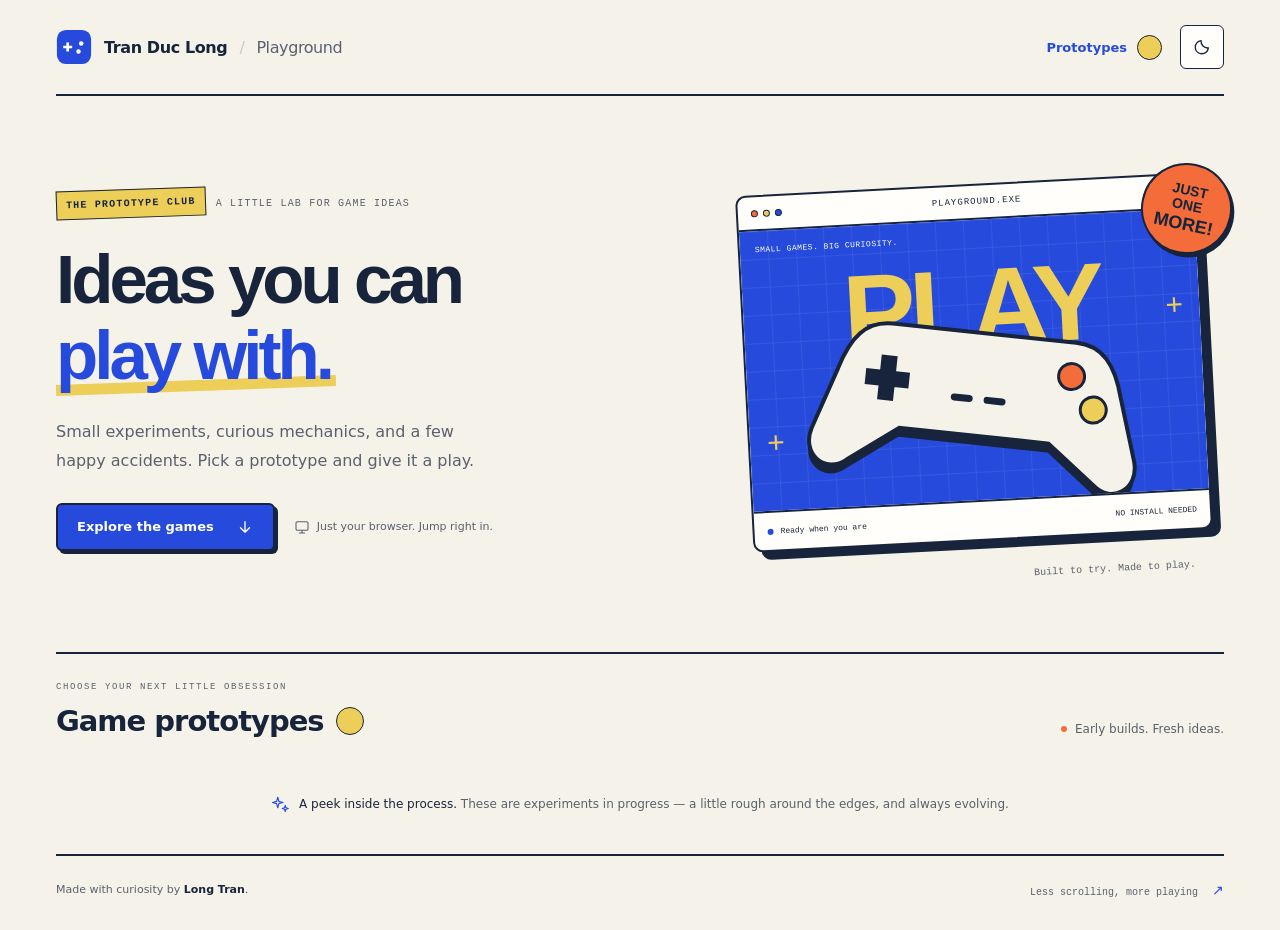
<file: site/index.html>
<!doctype html>
<html lang="en">
<head>
  <meta charset="utf-8">
  <meta name="viewport" content="width=device-width, initial-scale=1">
  <meta name="description" content="A little playground for game ideas. Explore Long Tran's experiments and play the latest prototypes in your browser.">
  <meta name="theme-color" content="#f5f2e9">
  <title>Game Prototypes - Tran Duc Long</title>
  <link rel="icon" href="./assets/playground.svg" type="image/svg+xml">
  <script src="./theme.js"></script>
  <link rel="stylesheet" href="./catalog.css">
  <script src="./catalog.js" defer></script>
</head>
<body>
  <a class="skip-link" href="#prototypes">Skip to prototypes</a>
  <div class="catalog">
    <header class="site-header">
      <div class="brand">
        <svg class="brand-mark" viewBox="0 0 40 40" fill="none" aria-hidden="true"><rect x="1" y="1" width="38" height="38" rx="10" fill="currentColor"/><path d="M13 15v10m-5-5h10" stroke="#fff" stroke-width="3"/><circle cx="28" cy="16" r="2.5" fill="#fff"/><circle cx="25" cy="25" r="2.5" fill="#fff"/></svg>
        <span>Tran Duc Long<span class="brand-divider">/</span><span class="brand-section">Playground</span></span>
      </div>
      <nav class="navigation" aria-label="Main navigation">
        <a class="current" href="#prototypes">Prototypes <span class="nav-count"><!-- COUNT --></span></a>
        <button class="theme-toggle" type="button" aria-label="Dark mode" aria-pressed="false" title="Switch to dark mode" hidden>
          <svg class="theme-icon-moon" viewBox="0 0 24 24" fill="none" aria-hidden="true"><path d="M20.5 13.2A8.7 8.7 0 0 1 10.8 3.5a8.8 8.8 0 1 0 9.7 9.7Z" stroke="currentColor" stroke-width="1.8" stroke-linecap="round" stroke-linejoin="round"/></svg>
          <svg class="theme-icon-sun" viewBox="0 0 24 24" fill="none" aria-hidden="true"><circle cx="12" cy="12" r="4" stroke="currentColor" stroke-width="1.8"/><path d="M12 2v2m0 16v2M2 12h2m16 0h2M5 5l1.5 1.5m11 11L19 19M5 19l1.5-1.5m11-11L19 5" stroke="currentColor" stroke-width="1.8" stroke-linecap="round"/></svg>
        </button>
      </nav>
    </header>
    <main>
      <section class="intro" aria-labelledby="page-title">
        <div class="intro-copy">
          <p class="eyebrow"><span class="eyebrow-label">The prototype club</span> A little lab for game ideas</p>
          <h1 id="page-title">Ideas you can<br><span>play with.</span></h1>
          <p class="description">Small experiments, curious mechanics, and a few happy accidents. Pick a prototype and give it a play.</p>
          <div class="intro-actions">
            <a class="button button-primary" href="#prototypes">Explore the games <svg viewBox="0 0 24 24" fill="none" aria-hidden="true"><path d="M12 5v14m-6-6 6 6 6-6" stroke="currentColor" stroke-width="1.8" stroke-linecap="round" stroke-linejoin="round"/></svg></a>
            <span class="browser-note"><svg viewBox="0 0 24 24" fill="none" aria-hidden="true"><rect x="3" y="4" width="18" height="13" rx="2" stroke="currentColor" stroke-width="1.6"/><path d="M8 21h8m-4-4v4" stroke="currentColor" stroke-width="1.6" stroke-linecap="round"/></svg>Just your browser. Jump right in.</span>
          </div>
        </div>
        <div class="hero-art" aria-hidden="true">
          <div class="arcade-window">
            <div class="arcade-toolbar"><span class="window-dots"><i></i><i></i><i></i></span><span>PLAYGROUND.EXE</span><span>↗</span></div>
            <div class="arcade-screen">
              <div class="screen-label"><span>Small games. Big curiosity.</span><span>01 / ∞</span></div>
              <span class="screen-word">PLAY</span>
              <svg class="controller" viewBox="0 0 360 190" fill="none"><path d="M88 31c-27 0-41 18-50 50L18 143c-8 27 18 45 38 28l49-37h150l49 37c20 17 46-1 38-28l-20-62c-9-32-23-50-50-50H88Z" fill="#17243b" transform="translate(0 9)"/><path d="M88 31c-27 0-41 18-50 50L18 143c-8 27 18 45 38 28l49-37h150l49 37c20 17 46-1 38-28l-20-62c-9-32-23-50-50-50H88Z" fill="#f5f2e9" stroke="#17243b" stroke-width="4"/><path d="M88 63v45m-22-22h44" stroke="#17243b" stroke-width="16" stroke-linejoin="round"/><circle cx="271" cy="65" r="13" fill="#f36c39" stroke="#17243b" stroke-width="3"/><circle cx="296" cy="96" r="13" fill="#edce59" stroke="#17243b" stroke-width="3"/><rect x="153" y="94" width="22" height="7" rx="3.5" fill="#17243b"/><rect x="186" y="94" width="22" height="7" rx="3.5" fill="#17243b"/></svg>
              <span class="screen-cross cross-one">+</span><span class="screen-cross cross-two">+</span>
            </div>
            <div class="arcade-status"><span><span class="status-dot"></span> Ready when you are</span><span>NO INSTALL NEEDED</span></div>
          </div>
          <div class="play-sticker">JUST<br>ONE<br><span>MORE!</span></div>
          <span class="art-caption">Built to try. Made to play.</span>
        </div>
      </section>
      <section id="prototypes" class="library" aria-labelledby="library-title" tabindex="-1">
        <div class="library-heading">
          <div><p class="eyebrow section-eyebrow">Choose your next little obsession</p><h2 id="library-title">Game prototypes<span class="collection-count"><!-- COUNT --></span></h2></div>
          <p class="library-note"><span class="status-dot" aria-hidden="true"></span> Early builds. Fresh ideas.</p>
        </div>
        <!-- GAMES -->
        <aside class="playtest-note"><svg viewBox="0 0 24 24" fill="none" aria-hidden="true"><path d="m9 3 1.5 5.5L16 10l-5.5 1.5L9 17l-1.5-5.5L2 10l5.5-1.5L9 3Zm10 11 1 3 3 1-3 1-1 3-1-3-3-1 3-1 1-3Z" stroke="currentColor" stroke-width="1.5" stroke-linejoin="round"/></svg><p>A peek inside the process.<span> These are experiments in progress — a little rough around the edges, and always evolving.</span></p></aside>
      </section>
    </main>
    <footer class="site-footer"><p>Made with curiosity by <a href="/">Long Tran</a><span class="footer-dot" aria-hidden="true">.</span></p><span>Less scrolling, more playing <span aria-hidden="true">↗</span></span></footer>
  </div>
</body>
</html>
</file>
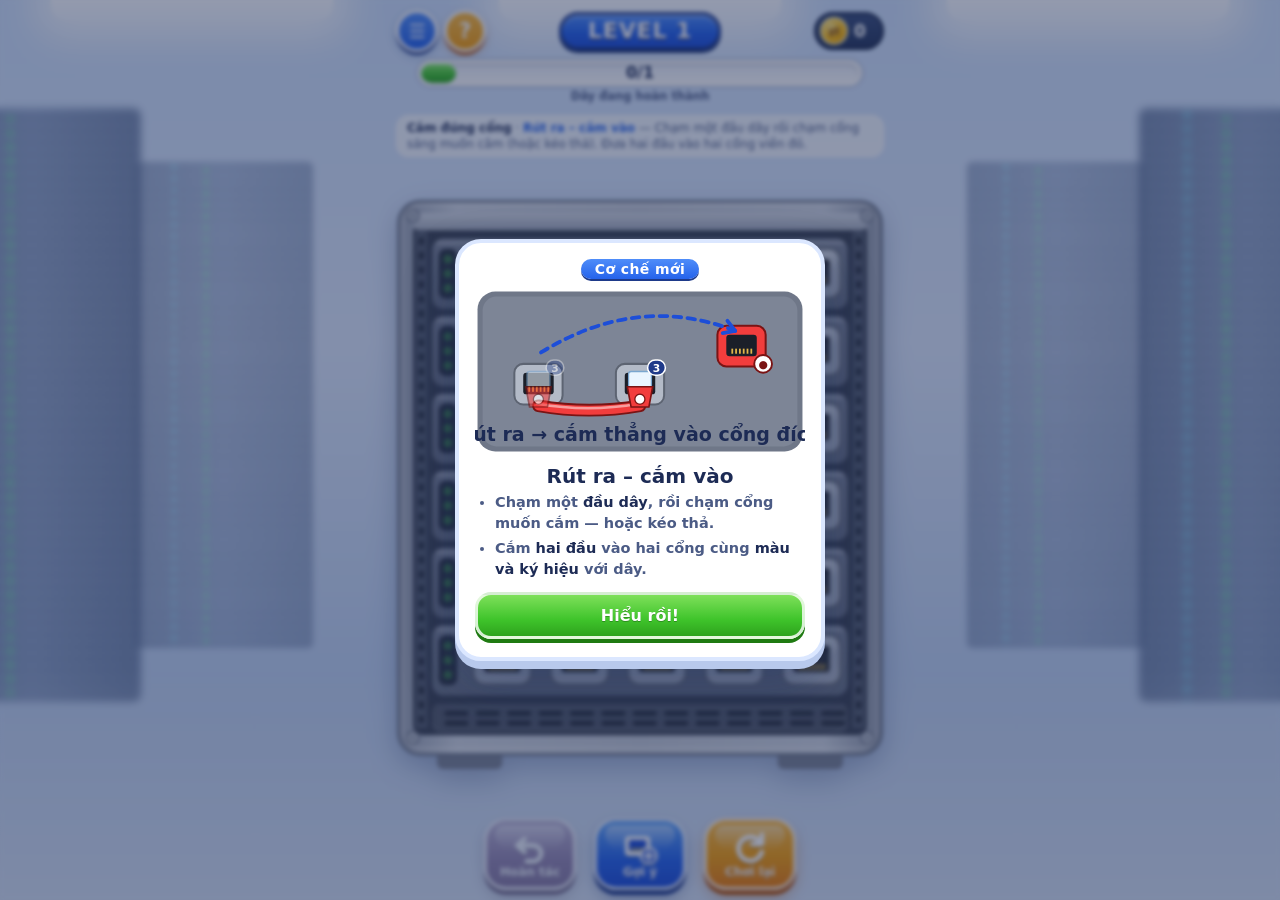
<file: games/Cable_Grid_Sort/index.html>
<!doctype html>
<html lang="vi">
<head>
<meta charset="utf-8">
<meta name="viewport" content="width=device-width, initial-scale=1, viewport-fit=cover, user-scalable=no">
<meta name="theme-color" content="#cfe2ff">
<title>Cable Grid Sort</title>
<link rel="stylesheet" href="css/style.css">
</head>
<body>
<div id="bg" aria-hidden="true">
  <i class="lamp l1"></i><i class="lamp l2"></i><i class="lamp l3"></i>
  <i class="rack r1"></i><i class="rack r2"></i><i class="rack r3"></i><i class="rack r4"></i>
  <i class="floor"></i>
</div>
<div id="app">
  <header id="top">
    <div class="left-btns"><button id="btn-menu" class="round-btn" aria-label="Chọn level">☰</button><button id="btn-rules" class="round-btn amber" aria-label="Luật chơi">?</button></div>
    <div id="lv-pill"><span id="lv-num">LEVEL 1</span></div>
    <div id="moves-pill" title="Số nước đã đi (không giới hạn)"><i>⇄</i><span id="moves">0</span></div>
  </header>

  <div id="prog">
    <i id="prog-bar"></i>
    <span id="prog-val">0/0</span>
  </div>
  <div id="prog-cap">Đang hoàn thành</div>

  <div id="locks"></div>

  <div id="tip"><b id="lv-name">—</b> · <span id="tip-lesson"></span> — <span id="tip-text"></span></div>

  <main id="board-wrap">
    <svg id="board" viewBox="0 0 404 476" aria-label="Tủ server 5×6"></svg>
    <div id="toast" role="status"></div>
    <div id="stuck" hidden>
      <b>Không còn nước đi hợp lệ.</b>
      <span>Hãy dùng <u>Hoàn tác</u> hoặc <u>Chơi lại</u>.</span>
    </div>
  </main>

  <footer id="bottom">
    <button id="btn-undo" class="candy purple" aria-label="Hoàn tác">
      <svg viewBox="0 0 48 48"><path d="M17 13 L8 21 L17 29" fill="none" stroke="#fff" stroke-width="6" stroke-linecap="round" stroke-linejoin="round"/><path d="M10 21 H28 A10 10 0 0 1 28 41 H20" fill="none" stroke="#fff" stroke-width="6" stroke-linecap="round"/></svg>
      <span>Hoàn tác</span>
    </button>
    <button id="btn-hint" class="candy blue" aria-label="Gợi ý">
      <svg viewBox="0 0 48 48"><rect x="5" y="9" width="32" height="25" rx="5" fill="#fff"/><rect x="10" y="14" width="22" height="14" rx="2" fill="#1d4ed8"/><path d="M14 24 v3 M17 24 v3 M20 24 v3 M23 24 v3 M26 24 v3 M29 24 v3" stroke="#facc15" stroke-width="1.6"/><circle cx="35" cy="34" r="10" fill="#1d4ed8" stroke="#fff" stroke-width="3"/><path d="M35 28.5 v11 M29.5 34 h11" stroke="#fff" stroke-width="3.4" stroke-linecap="round"/></svg>
      <span>Gợi ý</span>
    </button>
    <button id="btn-restart" class="candy orange" aria-label="Chơi lại">
      <svg viewBox="0 0 48 48"><path d="M37 17 A15 15 0 1 0 39 29" fill="none" stroke="#fff" stroke-width="6" stroke-linecap="round"/><path d="M39 7 V19 H27" fill="none" stroke="#fff" stroke-width="6" stroke-linecap="round" stroke-linejoin="round"/></svg>
      <span>Chơi lại</span>
    </button>
  </footer>
</div>

<div id="win" class="overlay" hidden>
  <div class="card">
    <div class="win-leds"><i></i><i></i><i></i><i></i><i></i></div>
    <h2>Tủ đã gọn gàng!</h2>
    <p id="win-stats"></p>
    <div class="row">
      <button id="win-replay" class="btn ghost">Chơi lại</button>
      <button id="win-next" class="btn primary">Level tiếp ›</button>
    </div>
  </div>
</div>

<div id="intro" class="overlay" hidden>
  <div class="card intro-card">
    <div class="intro-tag" id="intro-title">Cơ chế mới</div>
    <div id="intro-body"></div>
    <button id="intro-ok" class="btn primary">Hiểu rồi!</button>
  </div>
</div>

<div id="menu" class="overlay" hidden>
  <div class="card wide">
    <div class="menu-head"><h2>Chọn level</h2><button id="menu-close" class="round-btn" aria-label="Đóng">✕</button></div>
    <div id="menu-grid"></div>
    <label class="opt"><input type="checkbox" id="opt-sound" checked> Âm thanh</label>
  </div>
</div>

<script src="js/engine.js"></script>
<script src="js/levels.js"></script>
<script src="js/solutions.js"></script>
<script src="js/mechanics.js"></script>
<script src="js/game.js"></script>
</body>
</html>
</file>
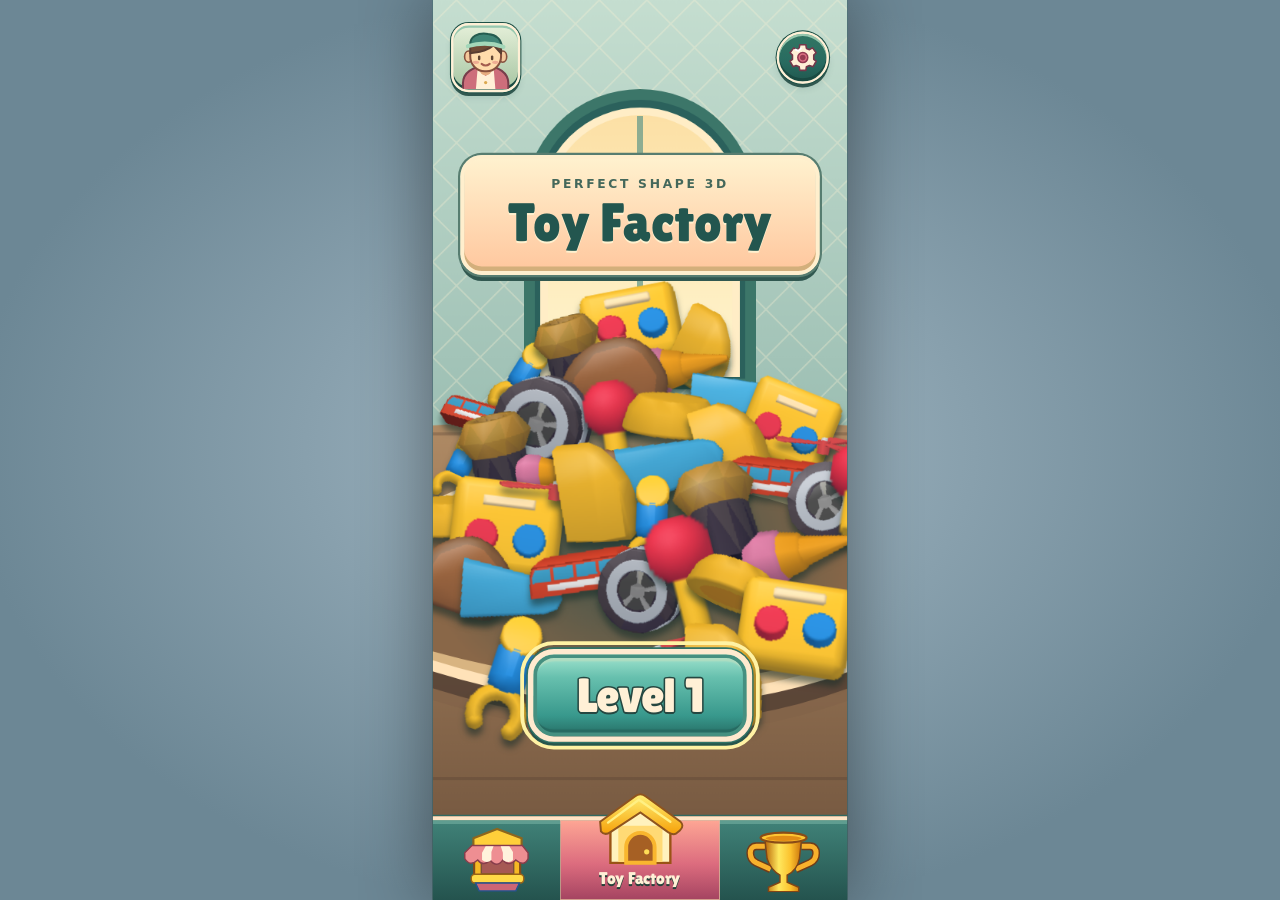
<file: games/christmas-toy-factory/index.html>
<!doctype html>
<html lang="en">
<head>
  <meta charset="utf-8">
  <meta name="viewport" content="width=device-width,initial-scale=1,viewport-fit=cover">
  <meta name="theme-color" content="#164e50">
  <title>Christmas Toy Factory · Prototype</title>
  <link rel="stylesheet" href="letter-press-ui.css">
  <link rel="stylesheet" href="game.css">
  <script defer src="letter-press-ui.js"></script>
  <script defer src="assets/toy-meshes.js"></script>
  <script defer src="toy-models.js"></script>
  <script defer src="assets/gift-models.js"></script>
  <script defer src="assets/gift-fold.js"></script>
  <script defer src="missions.js"></script>
  <script defer src="assets/cannon-es.min.js"></script>
  <script defer src="tray-physics.js"></script>
  <script defer src="mesh-renderer.js"></script>
  <script defer src="assets/sfx-bank.js"></script>
  <script defer src="sfx.js"></script>
  <script defer src="factory-art.js"></script>
  <script defer src="game.js"></script>
</head>
<body>
  <!-- Add src or a <source> here when the background music track is available. -->
  <audio id="background-music" loop preload="none"></audio>
  <main id="viewport" aria-label="Christmas Toy Factory">
    <div id="stage">
      <section id="home" aria-labelledby="home-title">
        <canvas id="home-art" width="540" height="1172" aria-hidden="true"></canvas>
        <header class="home-hud" aria-label="Home screen menu">
          <div id="home-profile" class="profile" role="img" aria-label="Player avatar"></div>
          <button id="home-settings" class="gear glossy" aria-label="Settings" title="Settings"></button>
        </header>
        <div class="home-title press-title"><p>PERFECT SHAPE 3D</p><h1 id="home-title">Toy Factory</h1></div>
        <button id="home-play" class="play glossy">Level 1</button>
        <nav class="tabs" aria-label="Main menu">
          <button id="home-collection" aria-label="Toy collection"></button>
          <button id="home-tab" class="selected" aria-current="page">Toy Factory</button>
          <button id="home-levels" aria-label="Select level"></button>
        </nav>
      </section>
      <div id="game-screen" hidden inert>
      <canvas id="world" width="540" height="1172" aria-label="Conveyor toys and parts tray"></canvas>
      <header class="hud" aria-label="Gift delivery progress">
        <button id="batch-label" class="level-card glossy" aria-label="Select level">
          <span class="batch-token" aria-hidden="true">
            <svg viewBox="0 0 48 48" fill="none"><path d="M7 23h34v18a3 3 0 0 1-3 3H10a3 3 0 0 1-3-3Z" fill="#f3b991" stroke="#754b39" stroke-width="2"/><path d="M5 17h38v9H5Z" fill="#ffe6b5" stroke="#754b39" stroke-width="2" stroke-linejoin="round"/><path d="M21 17h7v27h-7Z" fill="#d96872" stroke="#954453" stroke-width="1.5"/><path d="M24 17C6 19 10 2 17 7c4 2 7 10 7 10Zm0 0C42 19 38 2 31 7c-4 2-7 10-7 10Z" fill="#f08b90" stroke="#954453" stroke-width="2"/><path d="M10 30v9m1-19h7" stroke="#fff4d7" stroke-width="2" stroke-linecap="round"/></svg>
          </span>
          <b id="batch-count" role="status" aria-label="Gifts left to pack">3</b>
          <span class="batch-copy"><small>GIFTS</small><strong>TO PACK</strong></span>
          <svg class="batch-chevron" viewBox="0 0 8 14" aria-hidden="true"><path d="m2 2 4 5-4 5"/></svg>
        </button>
        <div class="gift-counter hud-pill" role="group" aria-label="Total gifts packed">
          <span class="reward-token" id="gift-icon" aria-hidden="true"></span>
          <span class="gift-copy"><b id="total-gifts">0</b><small>TOTAL GIFTS</small></span>
        </div>
        <button id="settings" class="gear glossy" aria-label="Settings"></button>
      </header>
      <section id="machine" aria-label="Toy slot machine">
        <svg class="slot-cabinet" viewBox="0 0 454 238" preserveAspectRatio="none" aria-hidden="true">
          <defs>
            <linearGradient id="slot-shell" x2=".8" y2="1"><stop stop-color="#78d2bb"/><stop offset=".48" stop-color="#359f91"/><stop offset="1" stop-color="#14635e"/></linearGradient>
            <linearGradient id="slot-gold" x2="0" y2="1"><stop stop-color="#fff86d"/><stop offset=".45" stop-color="#ffd329"/><stop offset="1" stop-color="#efad13"/></linearGradient>
            <linearGradient id="slot-crown" x2="0" y2="1"><stop stop-color="#ffe4a0"/><stop offset="1" stop-color="#d89951"/></linearGradient>
            <path id="slot-star" d="m0-9 2.8 5.7 6.3.9-4.6 4.5 1.1 6.3L0 5.4-5.6 8.4l1.1-6.3-4.6-4.5 6.3-.9Z"/>
          </defs>
          <path d="M43 30H117C153 30 167 2 227 2s74 28 110 28h74q27 0 27 27v143q0 34-34 34H50q-34 0-34-34V57q0-27 27-27Z" fill="#235e55"/>
          <path d="M43 25H117C153 25 167 0 227 0s74 25 110 25h74q27 0 27 27v143q0 34-34 34H50q-34 0-34-34V52q0-27 27-27Z" fill="url(#slot-shell)" stroke="#438d7d" stroke-width="3"/>
          <path d="M125 43Q171 12 227 12t102 31Z" fill="url(#slot-crown)" stroke="#c18c4b" stroke-width="1.5"/>
          <g fill="#ffe94b"><use href="#slot-star" transform="translate(227 25) scale(1.1)"/><use href="#slot-star" transform="translate(195 28) scale(.75)"/><use href="#slot-star" transform="translate(259 28) scale(.75)"/></g>
          <g fill="#b97932"><circle cx="175" cy="32" r="3.5"/><circle cx="279" cy="32" r="3.5"/></g><g fill="#ffecae"><circle cx="174" cy="31" r="1.6"/><circle cx="278" cy="31" r="1.6"/></g>
          <rect x="38" y="42" width="378" height="162" rx="18" fill="#545662" stroke="#c58e17" stroke-width="8"/>
          <rect x="38" y="42" width="378" height="162" rx="18" fill="none" stroke="url(#slot-gold)" stroke-width="5"/>
          <path d="M54 215q7 7 14 0 7 7 14 0 7 7 14 0 7 7 14 0 7 7 14 0 7 7 14 0 7 7 14 0 7 7 14 0 7 7 14 0 7 7 14 0 7 7 14 0 7 7 14 0 7 7 14 0 7 7 14 0 7 7 14 0 7 7 14 0 7 7 14 0 7 7 14 0 7 7 14 0 7 7 14 0 7 7 14 0 7 7 14 0 7 7 14 0 7 7 14 0 7 7 14 0" fill="none" stroke="#ffeac4" stroke-width="2"/>
        </svg>
        <div class="machine-title"><b id="mission-title">MISSION · LEVEL 01</b></div>
        <div class="reels" aria-label="Toy spin results"></div>
        <svg class="slot-payline" viewBox="0 0 454 238" preserveAspectRatio="none" aria-hidden="true">
          <rect x="12" y="86" width="430" height="77" rx="10" fill="none" stroke="#a97519" stroke-width="11"/>
          <rect x="12" y="86" width="430" height="77" rx="10" fill="none" stroke="url(#slot-gold)" stroke-width="7"/>
          <path d="M19 89H435" stroke="#fff5a1" stroke-width="2"/>
          <g class="slot-arrow left"><path d="M12 113Q7 110 7 117v17q0 7 6 4l15-9q5-4 0-7Z" fill="#81d2ba" stroke="#c58b1d" stroke-width="5" stroke-linejoin="round"/>
          <path d="M12 113Q7 110 7 117v17q0 7 6 4l15-9q5-4 0-7Z" fill="none" stroke="#ffdc44" stroke-width="2"/></g>
          <g class="slot-arrow right"><path d="M442 113q5-3 5 4v17q0 7-6 4l-15-9q-5-4 0-7Z" fill="#81d2ba" stroke="#c58b1d" stroke-width="5" stroke-linejoin="round"/>
          <path d="M442 113q5-3 5 4v17q0 7-6 4l-15-9q-5-4 0-7Z" fill="none" stroke="#ffdc44" stroke-width="2"/></g>
        </svg>
        <div id="lever" aria-hidden="true"><div class="lever-mount"></div><div class="lever-arm"></div><div class="lever-base"></div><i class="lever-ball"></i></div>
        <div class="machine-foot"><p id="machine-caption">Preparing the toy machine…</p></div>
        <button id="spin" class="play glossy" disabled>SPINNING TOYS…</button>
      </section>

      <div id="stations" aria-label="Toys to assemble"></div>
      <div class="clue-plate instruction-plate"><span>ASSEMBLE</span><strong id="instruction" role="status">Start the conveyor to assemble toys!</strong></div>
      <div class="tray-heading"><span>PARTS TRAY</span><span id="parts-count">FIND THE MISSING PARTS</span></div>
      <div id="piece-buttons" aria-label="Parts in the tray"></div>
      <footer class="tools order-rail"><button id="hint" class="glossy"><span>✧</span> Hint</button><button id="shuffle" class="glossy"><span>⤨</span> Shake</button><button id="boost" class="boost glossy" disabled aria-label="Hold to speed up the conveyor"><span>»</span> HOLD TO SPEED UP</button></footer>
      <div id="toast" role="status" hidden></div>
      <section id="tutorial" hidden aria-labelledby="tutorial-title">
        <svg class="tutorial-shade" viewBox="0 0 540 1172" aria-hidden="true"><path id="tutorial-mask" fill-rule="evenodd"/></svg>
        <div id="tutorial-outline" aria-hidden="true"></div>
        <article class="tutorial-card">
          <span id="tutorial-level" class="tutorial-level"></span>
          <h2 id="tutorial-title"></h2>
          <p id="tutorial-copy" role="status"></p>
          <button id="tutorial-continue" class="glossy" hidden>GOT IT · CONTINUE</button>
        </article>
        <button id="tutorial-piece" aria-describedby="tutorial-copy" hidden><svg viewBox="0 0 48 56" aria-hidden="true"><path d="M18 31V9a4 4 0 0 1 8 0v14-4a4 4 0 0 1 8 0v5-2a4 4 0 0 1 8 0v15c0 9-5 15-13 15h-2c-5 0-8-2-11-6L6 33a4 4 0 0 1 6-5l6 6"/></svg></button>
      </section>
      </div>
      <dialog id="modal" aria-labelledby="modal-title"><article class="panel"><header class="panel-heading"><h1 id="modal-title"></h1><p id="modal-subtitle"></p></header><button id="close" class="close glossy" aria-label="Close">×</button><div class="panel-body" id="modal-content"></div></article></dialog>
    </div>
  </main>
</body>
</html>
</file>
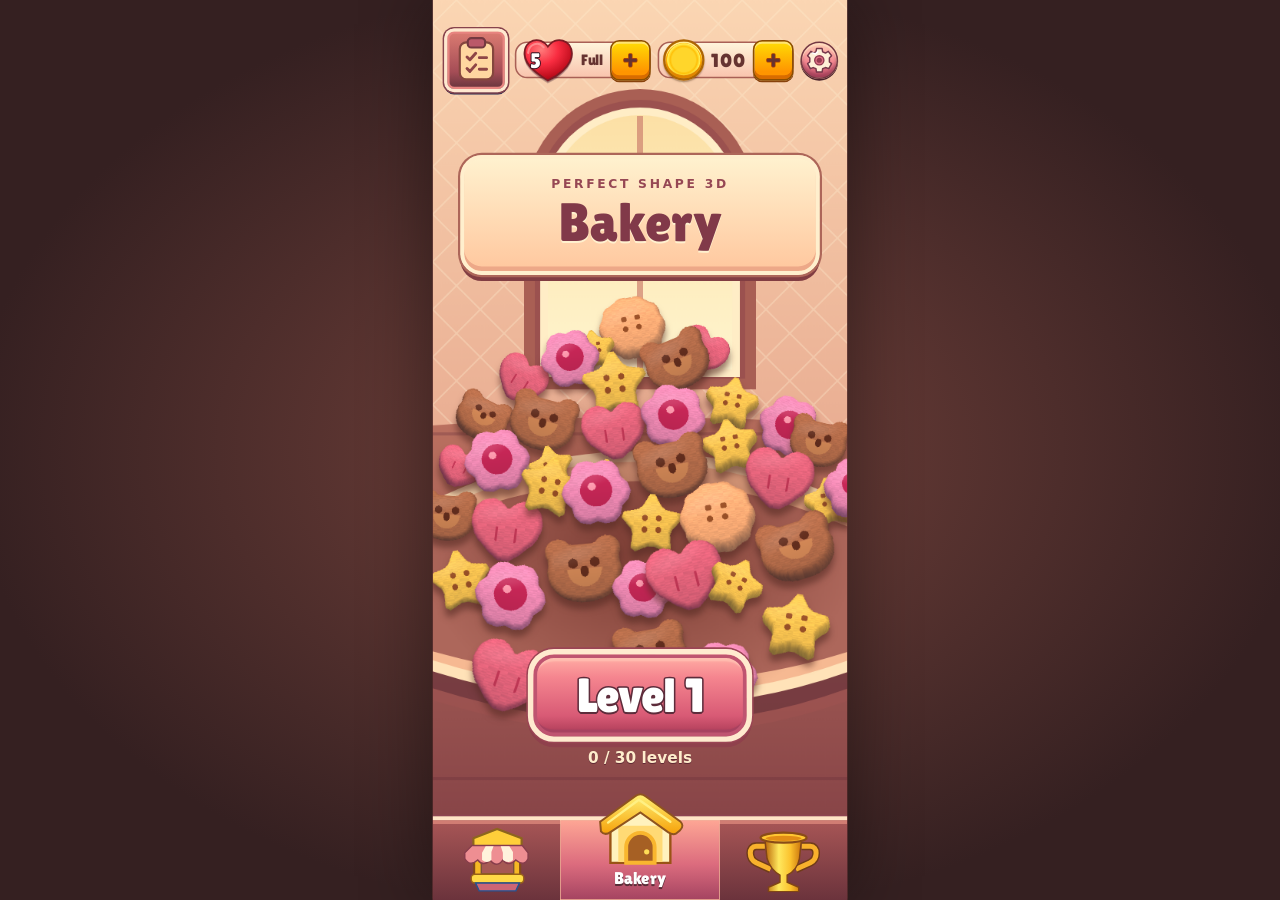
<file: games/Cookie_Shape_3D/index.html>
<!doctype html>
<html lang="en">
<head>
  <meta charset="utf-8">
  <meta name="viewport" content="width=device-width, initial-scale=1, viewport-fit=cover">
  <meta name="theme-color" content="#642f31">
  <title>Bakery · Cookie Shape 3D</title>
  <link rel="stylesheet" href="game.css">
  <script defer src="assets/models.js"></script>
  <script defer src="assets/cannon-es.min.js"></script>
  <script defer src="tray-physics.js"></script>
  <script defer src="mesh-renderer.js"></script>
  <script defer src="bakery-levels.js"></script>
  <script defer src="art.js"></script>
  <script defer src="bakery-tutorial.js"></script>
  <script defer src="game.js"></script>
</head>
<body>
  <main id="viewport" aria-label="Bakery">
    <div id="stage">
      <canvas id="world" width="540" height="1172" aria-label="Puzzle drum and cookie tray"></canvas>
      <section id="home" aria-label="Home">
        <div class="home-hud">
          <button class="profile glossy" id="profile" aria-label="Select Level"></button>
          <div class="hud-pill"><span class="heart-token" id="heart-token"></span><span class="lives-number" id="lives">5</span><span id="life-clock">Full</span><button class="plus glossy" id="life-shop" aria-label="Lives">+</button></div>
          <div class="hud-pill"><span class="coin"></span><span id="coins">100</span><button class="plus glossy" id="coin-shop" aria-label="Coins">+</button></div>
          <button class="gear glossy" id="home-settings" aria-label="Settings"></button>
        </div>
        <div class="bakery-title"><p>PERFECT SHAPE 3D</p><h1>Bakery</h1></div>
        <button class="play glossy" id="play">Level 1</button>
        <p id="home-progress">0 / 30 levels</p>
        <nav class="tabs" aria-label="Navigation">
          <button id="shop-tab" aria-label="Shop"></button>
          <button class="selected" id="home-tab" aria-current="page">Bakery</button>
          <button id="trophy-tab" aria-label="Select Level"></button>
        </nav>
      </section>
      <section id="hud" aria-label="Game controls" hidden>
        <div class="level-chip" id="level-label">Level 1</div>
        <div class="timer" id="timer" role="timer" aria-label="Time remaining">
          <div class="timer-fill" id="timer-fill"></div>
          <span class="timer-clock" aria-hidden="true"></span>
          <span class="timer-text" id="time">02:05</span>
        </div>
        <button class="gear glossy" id="game-settings" aria-label="Pause and open settings"></button>
        <div class="order-rail">
          <div class="order-copy">
            <div class="order-heading"><strong id="chapter-label"></strong><span id="row-count"></span></div>
            <p id="chapter-tip"></p>
          </div>
          <button class="glossy" id="guide" type="button">?</button>
        </div>
      </section>
      <section id="tutorial" aria-label="Interactive tutorial" hidden>
        <canvas id="tutorial-shade" width="540" height="1172" aria-hidden="true"></canvas>
        <div id="tutorial-card">
          <div class="tutorial-heading">
            <span id="tutorial-progress"></span>
            <button id="tutorial-skip" type="button" aria-label="Skip tutorial">Skip</button>
          </div>
          <h2 id="tutorial-title"></h2>
          <p id="tutorial-copy"></p>
          <button id="tutorial-next" type="button" hidden></button>
        </div>
        <div id="tutorial-hand" aria-hidden="true" hidden>
          <img class="hand-idle" src="assets/hand_idle.png" alt="" draggable="false">
          <img class="hand-click" src="assets/hand_click.png" alt="" draggable="false">
        </div>
      </section>
      <div id="pieces" aria-label="Cookies in the tray"></div>
      <p id="status" class="sr-only" role="status"></p>
      <dialog id="modal" aria-labelledby="modal-title">
        <article class="panel">
          <header class="panel-heading">
            <h1 id="modal-title"></h1>
            <p id="modal-subtitle"></p>
          </header>
          <button class="close glossy" id="close-modal" aria-label="Close">×</button>
          <div class="panel-body" id="modal-body"></div>
        </article>
      </dialog>
      <canvas id="effects" width="540" height="1172" aria-hidden="true"></canvas>
    </div>
  </main>
</body>
</html>
</file>
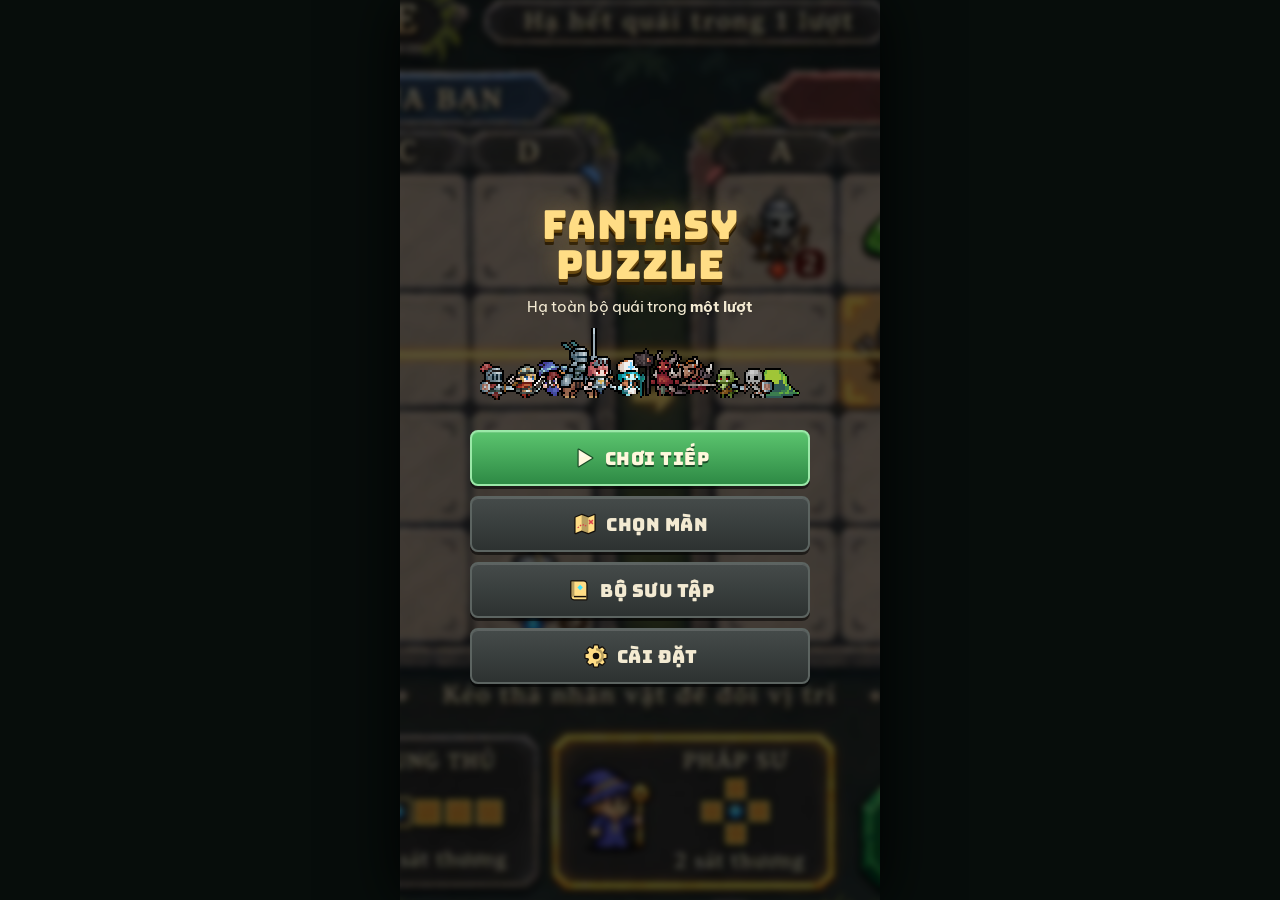
<file: games/Fantasy_Puzzle/index.html>
<!doctype html>
<html lang="vi">
<head>
<meta charset="utf-8">
<meta name="viewport" content="width=device-width, initial-scale=1, viewport-fit=cover, user-scalable=no">
<meta name="theme-color" content="#0d1714">
<title>Fantasy Puzzle</title>
<link rel="preconnect" href="https://fonts.googleapis.com">
<link rel="preconnect" href="https://fonts.gstatic.com" crossorigin>
<link href="https://fonts.googleapis.com/css2?family=Bungee&family=Be+Vietnam+Pro:wght@500;700;800&display=swap" rel="stylesheet">
<link rel="stylesheet" href="css/style.css">
<link rel="icon" href="data:image/svg+xml,%3Csvg xmlns=%22http://www.w3.org/2000/svg%22 viewBox=%22-1.5 -1.5 27 27%22%3E%3Cpath d=%22M21 3l-.9 4.4-9.6 9.7-3.6-3.6L16.6 3.9z M3.6 13.4l1.6-1.6 7 7-1.6 1.6z M6.3 16.6l1.1 1.1-3.4 3.4-1.1-1.1z M2.6 19.4a1.7 1.7 0 1 1 2.4 2.4 1.7 1.7 0 0 1-2.4-2.4z%22 fill=%22%23ffdd85%22 stroke=%22%23140f0a%22 stroke-width=%222.4%22 paint-order=%22stroke%22 stroke-linejoin=%22round%22/%3E%3C/svg%3E">
</head>
<body>
<div id="app">

  <!-- LOADING -->
  <section id="scr-loading" class="screen active">
    <div class="load-box">
      <h1 class="logo">FANTASY<br>PUZZLE</h1>
      <div class="bar"><i id="load-bar"></i></div>
      <p id="load-txt">Đang tải sprite…</p>
    </div>
  </section>

  <!-- HOME -->
  <section id="scr-home" class="screen">
    <div class="home-bg"></div>
    <div class="home-inner">
      <h1 class="logo">FANTASY<br>PUZZLE</h1>
      <p class="tagline">Hạ toàn bộ quái trong <b>một lượt</b></p>
      <canvas id="home-parade" width="320" height="90"></canvas>
      <div class="menu">
        <button class="btn big green" data-act="continue" data-ic="play">Chơi tiếp</button>
        <button class="btn big" data-act="levels" data-ic="map">Chọn màn</button>
        <button class="btn big" data-act="collection" data-ic="book">Bộ sưu tập</button>
        <button class="btn big" data-act="settings" data-ic="gear">Cài đặt</button>
      </div>
      <p class="home-stars" id="home-stars"></p>
    </div>
  </section>

  <!-- LEVEL SELECT -->
  <section id="scr-levels" class="screen">
    <header class="topbar"><button class="icon-btn" data-act="home" aria-label="Về trang chủ" data-ic="back"></button><h2>Chọn màn</h2><span class="pill" id="lv-stars">0</span></header>
    <div class="chap-tabs" id="chap-tabs"></div>
    <div class="chap-head" id="chap-head"></div>
    <div class="lv-grid" id="lv-grid"></div>
  </section>

  <!-- COLLECTION -->
  <section id="scr-collection" class="screen">
    <header class="topbar"><button class="icon-btn" data-act="home" aria-label="Về trang chủ" data-ic="back"></button><h2>Bộ sưu tập</h2><span></span></header>
    <div class="tabs" id="col-tabs">
      <button class="tab active" data-tab="heroes" data-ic="helm">Nhân vật</button>
      <button class="tab" data-tab="enemies" data-ic="skull">Quái vật</button>
      <button class="tab" data-tab="art" data-ic="image">Concept</button>
    </div>
    <div class="col-body" id="col-body"></div>
  </section>

  <!-- SETTINGS -->
  <section id="scr-settings" class="screen">
    <header class="topbar"><button class="icon-btn" data-act="back-settings" aria-label="Quay lại" data-ic="back"></button><h2>Cài đặt</h2><span></span></header>
    <div class="settings">
      <label class="row"><span class="lab" data-ic="music">Âm nhạc</span> <input type="range" min="0" max="100" id="set-music"></label>
      <label class="row"><span class="lab" data-ic="sound">Hiệu ứng âm thanh</span> <input type="range" min="0" max="100" id="set-sfx"></label>
      <label class="row"><span class="lab" data-ic="vibe">Rung</span> <input type="checkbox" id="set-vibe" class="sw"></label>
      <label class="row"><span class="lab" data-ic="bolt">Tốc độ mặc định</span>
        <select id="set-speed"><option value="1">×1</option><option value="2">×2</option></select></label>
      <label class="row"><span class="lab" data-ic="sparkle">Giảm hiệu ứng / rung màn hình</span> <input type="checkbox" id="set-reduce" class="sw"></label>
      <label class="row"><span class="lab" data-ic="eye">Xem trước kết quả cuối</span> <input type="checkbox" id="set-final" class="sw"></label>
      <label class="row"><span class="lab" data-ic="chat">Ngôn ngữ</span> <select id="set-lang"><option value="vi">Tiếng Việt</option></select></label>
      <div class="row col">
        <button class="btn" data-act="replay-tutorial" data-ic="scroll">Xem lại hướng dẫn</button>
        <button class="btn" data-act="unlock-all" id="btn-unlock-all" data-ic="unlock">Mở khoá tất cả màn</button>
        <button class="btn danger" data-act="reset-save" data-ic="trash">Xoá dữ liệu lưu</button>
      </div>
      <p class="credit">Sprite: Tiny RPG Character Asset Pack 01 &amp; 02. Âm thanh tổng hợp bằng WebAudio. Luật mô phỏng: js/sim.js (dùng chung cho xem trước, thực thi và bộ giải).</p>
      <p class="credit" id="save-ver"></p>
    </div>
  </section>

  <!-- GAME -->
  <section id="scr-game" class="screen">
    <header class="g-head">
      <button class="icon-btn" data-act="pause" aria-label="Tạm dừng" data-ic="pause"></button>
      <div class="g-title">
        <div class="g-name" id="g-name">MÀN 01</div>
        <div class="g-goal" id="g-goal">Hạ hết quái trong 1 lượt</div>
      </div>
      <button class="icon-btn hint" data-act="hint" aria-label="Gợi ý" data-ic="hint"></button>
    </header>
    <div class="side-titles"><span class="t-ally">ĐỘI CỦA BẠN</span><span class="t-enemy">QUÁI VẬT</span></div>
    <div class="board-wrap" id="board-wrap">
      <canvas id="board"></canvas>
      <div id="tip" class="tip hidden"></div>
      <div id="float-msg" class="float-msg hidden"></div>
    </div>
    <div class="rage-info"><span id="f-rage">Nộ 0/0</span></div>

    <div id="tut" class="tut hidden"><p id="tut-txt"></p><button class="btn tiny" id="tut-next">Tiếp</button></div>
    <div class="g-scroll" id="g-scroll">
      <!-- planning UI -->
      <div id="plan-ui">
        <div class="helper" id="helper">Kéo thả hoặc chạm nhân vật rồi chạm ô để đổi vị trí</div>
        <div class="cards" id="cards"></div>

        <div class="panel hidden" id="order-panel">
          <div class="panel-h">THỨ TỰ HÀNH ĐỘNG <small>kéo để đổi</small></div>
          <div class="order" id="order"></div>
        </div>

        <div class="panel skill-panel">
          <div class="panel-h" id="skill-h">KỸ NĂNG</div>
          <div class="skill-row">
          <div class="skills" id="skills">
            <button class="skill" data-cat="normal"><i data-ic="sword"></i><span>Đánh thường</span></button>
            <button class="skill" data-cat="push"><i data-ic="push"></i><span>Đẩy</span></button>
            <button class="skill" data-cat="rage"><i data-ic="rage"></i><span>Chiêu nộ</span></button>
          </div>
          <div class="skill-side">
            <div class="skill-info" id="skill-info"></div>
            <div class="push-panel hidden" id="push-panel">
              <div class="dirpad" id="dirpad"></div>
              <div class="push-txt" id="push-txt"></div>
            </div>
          </div>
          </div>
        </div>

        <div class="panel hidden" id="preview-panel">
          <div class="panel-h">XEM TRƯỚC <small id="pv-note">từng bước, không đổi bàn thật</small></div>
          <div class="pv-steps" id="pv-steps"></div>
          <div class="pv-log" id="pv-log"></div>
        </div>
      </div>

      <!-- execution UI -->
      <div id="exec-ui" class="hidden">
        <div class="exec-log" id="exec-log"></div>
      </div>
    </div>

    <footer class="g-foot">
      <div class="foot-row" id="foot-plan">
        <button class="btn attack" data-act="attack"><i data-ic="swords"></i>TẤN CÔNG</button>
      </div>
      <div class="foot-row hidden" id="foot-exec">
        <button class="btn" data-act="exec-pause" id="b-exec-pause" data-ic="pause">Dừng</button>
        <button class="btn" data-act="exec-speed" id="b-exec-speed" data-ic="bolt">×1</button>
        <button class="btn" data-act="exec-skip" data-ic="skip">Bỏ qua</button>
      </div>
    </footer>
  </section>

  <!-- MODALS -->
  <div id="modal" class="modal hidden"><div class="modal-box" id="modal-box"></div></div>
  <div id="toast" class="toast hidden"></div>
</div>

<script src="js/icons.js"></script>
<script src="js/assets-meta.js"></script>
<script src="js/sim.js"></script>
<script src="js/levels.js"></script>
<script src="js/data.js"></script>
<script src="js/audio.js"></script>
<script src="js/game.js"></script>
</body>
</html>
</file>
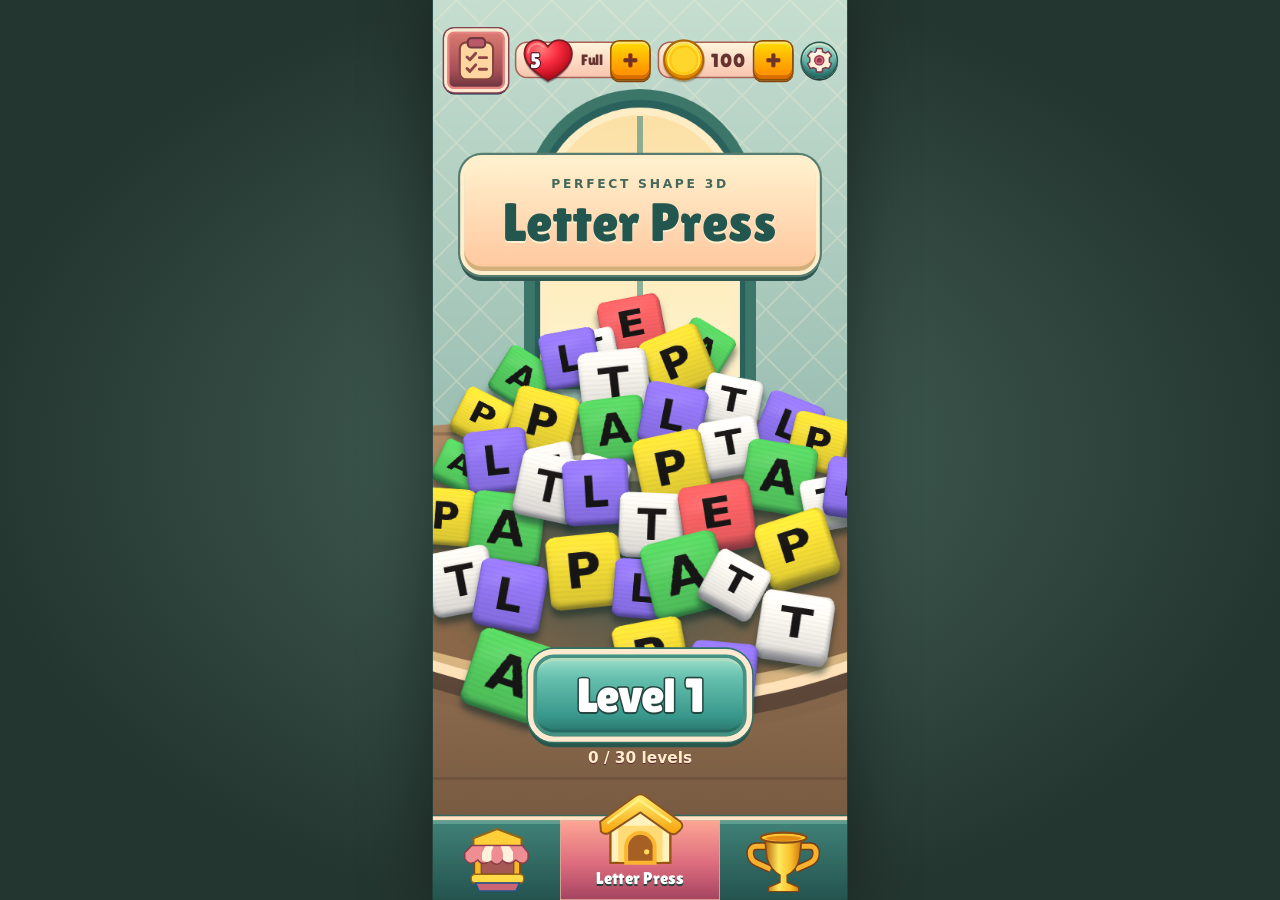
<file: games/Letter_Press/index.html>
<!doctype html>
<html lang="en">
<head>
  <meta charset="utf-8">
  <meta name="viewport" content="width=device-width, initial-scale=1, viewport-fit=cover">
  <meta name="theme-color" content="#164e50">
  <title>Letter Press · Perfect Shape 3D</title>
  <link rel="stylesheet" href="game.css">
  <script defer src="assets/models.js"></script>
  <script defer src="letter-colors.js"></script>
  <script defer src="assets/cannon-es.min.js"></script>
  <script defer src="tray-physics.js"></script>
  <script defer src="mesh-renderer.js"></script>
  <script defer src="word-levels.js"></script>
  <script defer src="art.js"></script>
  <script defer src="word-tutorial.js"></script>
  <script defer src="assets/sfx-bank.js"></script>
  <script defer src="sfx.js"></script>
  <script defer src="game.js"></script>
</head>
<body>
  <main id="viewport" aria-label="Letter Press">
    <div id="stage">
      <canvas id="world" width="540" height="1172" aria-label="Puzzle drum and letter tray"></canvas>
      <section id="home" aria-label="Home">
        <div class="home-hud">
          <button class="profile glossy" id="profile" aria-label="Select Level"></button>
          <div class="hud-pill"><span class="heart-token" id="heart-token"></span><span class="lives-number" id="lives">5</span><span id="life-clock">Full</span><button class="plus glossy" id="life-shop" aria-label="Lives">+</button></div>
          <div class="hud-pill"><span class="coin"></span><span id="coins">100</span><button class="plus glossy" id="coin-shop" aria-label="Coins">+</button></div>
          <button class="gear glossy" id="home-settings" aria-label="Settings"></button>
        </div>
        <div class="press-title"><p>PERFECT SHAPE 3D</p><h1>Letter Press</h1></div>
        <button class="play glossy" id="play">Level 1</button>
        <p id="home-progress">0 / 30 levels</p>
        <nav class="tabs" aria-label="Navigation">
          <button id="shop-tab" aria-label="Shop"></button>
          <button class="selected" id="home-tab" aria-current="page">Letter Press</button>
          <button id="trophy-tab" aria-label="Select Level"></button>
        </nav>
      </section>
      <section id="hud" aria-label="Game controls" hidden>
        <div class="level-chip" id="level-label">Level 1</div>
        <div class="timer" id="timer" role="timer" aria-label="Time remaining">
          <div class="timer-fill" id="timer-fill"></div>
          <span class="timer-clock" aria-hidden="true"></span>
          <span class="timer-text" id="time">02:05</span>
        </div>
        <button class="gear glossy" id="game-settings" aria-label="Pause and open settings"></button>
        <div class="clue-plate"><span>CLUE</span><strong id="word-clue"></strong></div>
        <div class="order-rail">
          <div class="order-copy">
            <div class="order-heading"><strong id="chapter-label"></strong><span id="row-count"></span></div>
            <p id="chapter-tip">Tap letters to solve the clue. Skip × cells.</p>
          </div>
          <button class="glossy" id="guide" type="button">?</button>
        </div>
      </section>
      <section id="tutorial" aria-label="Interactive tutorial" hidden>
        <canvas id="tutorial-shade" width="540" height="1172" aria-hidden="true"></canvas>
        <div id="tutorial-card">
          <div class="tutorial-heading">
            <span id="tutorial-progress"></span>
            <button id="tutorial-skip" type="button" aria-label="Skip tutorial">Skip</button>
          </div>
          <h2 id="tutorial-title"></h2>
          <p id="tutorial-copy"></p>
          <button id="tutorial-next" type="button" hidden></button>
        </div>
        <div id="tutorial-hand" aria-hidden="true" hidden>
          <img class="hand-idle" src="assets/hand_idle.png" alt="" draggable="false">
          <img class="hand-click" src="assets/hand_click.png" alt="" draggable="false">
        </div>
      </section>
      <div id="pieces" aria-label="Letters in the tray"></div>
      <p id="status" class="sr-only" role="status"></p>
      <dialog id="modal" aria-labelledby="modal-title">
        <article class="panel">
          <header class="panel-heading">
            <h1 id="modal-title"></h1>
            <p id="modal-subtitle"></p>
          </header>
          <button class="close glossy" id="close-modal" aria-label="Close">×</button>
          <div class="panel-body" id="modal-body"></div>
        </article>
      </dialog>
      <canvas id="effects" width="540" height="1172" aria-hidden="true"></canvas>
    </div>
  </main>
</body>
</html>
</file>
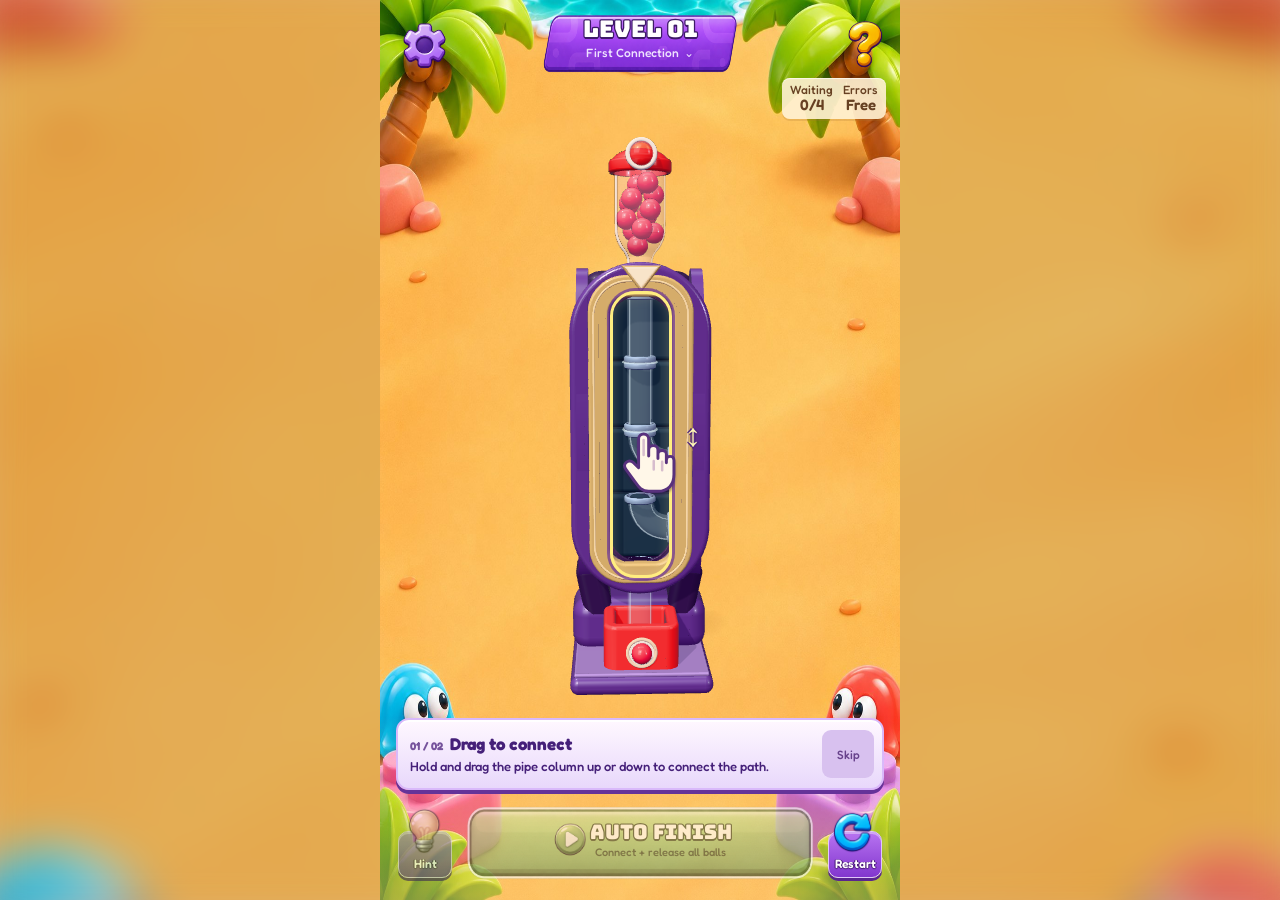
<file: games/slot-sorting/index.html>
<!doctype html>
<html lang="en">
<head>
<meta charset="utf-8">
<meta name="viewport" content="width=device-width,initial-scale=1,viewport-fit=cover">
<title>Slot Sorting</title>
<meta name="theme-color" content="#ffd286">

<link rel="stylesheet" href="beach.css">
<script>
// level index (0-based) to start on: ?level=N, else the one remembered for this tab
window.SLOT_RESUME = (() => { const requested = new URLSearchParams(location.search).get('level'); if (requested && Number.isInteger(+requested) && +requested > 0) return +requested - 1; try { const r = sessionStorage.getItem('slotsort_resume'); sessionStorage.removeItem('slotsort_resume'); return r == null ? 0 : +r || 0; } catch (e) { return 0; } })();
</script>
<script>
// Opened by double-click (file://): load the packed modules/assets built by tools/build-offline.js.
if (location.protocol === 'file:') document.write('<script src="offline-bundle.js"><\/script>');
</script>
<script type="importmap">
{ "imports": {
  "three": "./vendor/three/three.module.js",
  "three/addons/": "./vendor/three/addons/"
} }
</script>
</head>
<body>
<main id="game-shell" aria-label="Slot Sorting" aria-busy="true">
  <div id="game-content">
    <header class="game-header">
      <div class="top-hud">
        <button class="icon-button" id="gear" aria-label="Settings" title="Settings (Esc)" data-icon="gear"></button>
        <button id="level-select" aria-label="Select a level"><span id="lvl">LEVEL 01</span><span class="level-subtitle"><span id="lname">Loading…</span><span aria-hidden="true">⌄</span></span></button>
        <button class="icon-button" id="guide" aria-label="How to Play" title="How to Play" data-icon="help"></button>
      </div>
      <div class="goal-hud">
        <div class="status-strip">
          <div class="stat" id="waiting-stat"><span>Waiting</span><strong id="waiting-count">0/4</strong></div>
          <div class="stat" id="error-stat"><span>Errors</span><strong id="error-count">0/3</strong></div>
        </div>
      </div>
      <span id="level-count" hidden></span><span id="color-count" hidden></span>
    </header>
    <section id="stage" aria-label="Ball sorting machine">
      <div id="frame"><div id="loading" role="status">Preparing the machine…</div><div id="drop-controls"></div></div>
      <div id="tutorial-cue" hidden aria-hidden="true">
        <div class="tutorial-focus"></div>
        <div class="tutorial-hand"><svg viewBox="0 0 64 76"><path d="M22 39V12c0-8 12-8 12 0v20-7c0-7 11-7 11 0v10-5c0-6 10-6 10 0v10-3c0-6 9-6 9 0v17c0 12-7 20-19 20H34c-8 0-12-5-16-11L7 48c-5-7 3-13 9-8l6 6z" fill="#fff7e8" stroke="#58317d" stroke-width="3.5" stroke-linejoin="round"/><path d="M28 13v18M40 38v10m10-9v10" fill="none" stroke="#d7bdcd" stroke-width="3" stroke-linecap="round"/></svg></div>
      </div>
      <div class="stage-tools" hidden><button class="icon-button" id="palette" aria-label="Choose a color to release" data-icon="drop" hidden></button><button class="icon-button" id="inspect" aria-label="Change 3D view" aria-pressed="false" data-icon="cube"></button></div>
    </section>
    <footer class="game-footer">
      <div id="tutorial-card" hidden>
        <div role="status" aria-live="polite" aria-atomic="true"><span id="tutorial-step"></span><strong id="tutorial-title"></strong><p id="tutorial-copy"></p></div>
        <button id="tutorial-skip" type="button" aria-label="Skip tutorial">Skip</button>
      </div>
      <div id="quick-drop-tray" hidden><div class="tray-heading"><span class="tray-label">Release by color</span><span class="tray-scroll-hint">Swipe for more colors →</span></div><div id="quick-drops" aria-label="Swipe to choose a color"></div></div>
      <div class="feedback-line">
        <p id="help">Drag to connect · Tap a color to release</p>
        <div id="toast" class="hide" role="status" aria-live="polite"></div>
      </div>
      <div class="control-dock">
        <button class="tool-button" id="bulb" aria-label="Hint" title="Hint (H)"><span data-icon="bulb"></span><span>Hint</span></button>
        <button id="spin" aria-label="Auto finish: connect the pipes and release all balls into matching bins" title="Auto finish (Space)"><span data-icon="play"></span><span class="spin-copy"><strong>Auto finish</strong><small id="spin-status">Connect + release all balls</small></span></button>
        <button class="tool-button" id="retry" aria-label="Restart level" title="Restart (R)"><span data-icon="retry"></span><span>Restart</span></button>
      </div>
      <div id="tip" class="hide" hidden></div>
    </footer>
  </div>
  <div id="ov"></div>
</main>
<script src="ui.js"></script>
<script src="core.js"></script>
<script src="levels.js"></script>
<script type="module">
try {
// ===================================================== 3D VIEW =====================================================
const [THREE, { RoundedBoxGeometry }, { createToyArt }, { mergeGeometries }] = await Promise.all([
  import('three'), import('three/addons/geometries/RoundedBoxGeometry.js'), import('./machine-art.js'),
  import('three/addons/utils/BufferGeometryUtils.js')]);
const art = createToyArt(THREE, RoundedBoxGeometry);

const Core = window.SlotCore, LEVELS = window.SLOT_LEVELS;
const V3 = (x, y, z) => new THREE.Vector3(x, y, z);
const lerp = (a, b, t) => a + (b - a) * t;
const clamp = (v, a, b) => Math.max(a, Math.min(b, v));
function easeOutBack(t, c1 = 1.2) { const c3 = c1 + 1; return 1 + c3 * Math.pow(t - 1, 3) + c1 * Math.pow(t - 1, 2); }

// ================= world layout =================
// The machine is rebuilt for each level's column count NC (1..Core.MAX_COLS = 9 containers/colors).
const CW = 1.4, CH = 1.4;   // square slot cells
// Vertical layout depends on the level's visible pipe rows (Core.rows, 3..9): the window grows
// with the rows, the bottles ride above it and the bins hang below it at fixed offsets.
let ROWS, WIN_H, WT, WB, NECK_BOT, NECK_TOP, BODY_BOT, BODY_TOP, BIN_BASE, BODY_H, CAP_R;
function setRows(R) {
  ROWS = R; WIN_H = R * CH; WT = WIN_H / 2; WB = -WT;
  NECK_BOT = WT + 0.40; NECK_TOP = WT + 0.76; BODY_BOT = WT + 1.10; BODY_TOP = WT + 2.40;
  BIN_BASE = WB - 2.08; BODY_H = WIN_H + 1.02; CAP_R = BODY_H / 2;
}
setRows(Core.ROWS);
const rowY = r => ((ROWS - 1) / 2 - r) * CH;  // centre y of visible row r (0 = top)
let NC = 0, WIN_W = 0, rigK = 1;            // built column count, window width, rig scale
const colX = c => (c - (NC - 1) / 2) * CW;
const binX = c => colX(c) * (NC <= 3 ? 1.08 : 1);
const TUBE_R = 0.265, COLLAR_R = 0.32, COLLAR_L = 0.13;
const BALL_R = 0.21, BALL_SPACING = BALL_R * 2 + 0.005; // Same size in storage, waiting chambers and pipes.
const BALL_CAPACITY = 12; // Full upper hopper, with a loose pile of equal-size balls.
const BOT_K = 0.62, BOT_KY = 0.75; // hopper width / shoulder height factors
const BIN_H = 0.91, BIN_Z = 0.3, BIN_W = 1.24, BIN_D = 1.28;
const PORT = { T: [0, CH / 2], B: [0, -CH / 2], L: [-CW / 2, 0], R: [CW / 2, 0] };
const HEX = {}, CSS = {}, NAME = {};
for (const [k, v] of Object.entries(Core.COLORS)) { HEX[k] = v.hex; CSS[k] = v.css; NAME[k] = v.name; }
HEX.Y = 0xffd600;

// ================= renderer / scene =================
const frame = document.getElementById('frame');
const renderer = new THREE.WebGLRenderer({ antialias: true, alpha: true });
renderer.setPixelRatio(Math.min(window.devicePixelRatio || 1, 2));
renderer.shadowMap.enabled = true; renderer.shadowMap.type = THREE.PCFSoftShadowMap;
// The shadow map is only re-rendered on frames where a shadow caster moved (see shadowsDirty).
renderer.shadowMap.autoUpdate = false; renderer.shadowMap.needsUpdate = true;
renderer.localClippingEnabled = true;
renderer.toneMapping = THREE.NeutralToneMapping; renderer.toneMappingExposure = 0.95;
renderer.setClearColor(0x000000, 0);
frame.insertBefore(renderer.domElement, frame.firstChild);

const scene = new THREE.Scene();
scene.background = null; // One continuous CSS beach behind the transparent playfield.

const pmrem = new THREE.PMREMGenerator(renderer);
const studio = art.studio();
scene.environment = pmrem.fromScene(studio, 0.025).texture;
studio.traverse(o => { if (o.isMesh) { o.geometry.dispose(); o.material.dispose(); } });
pmrem.dispose();
scene.environmentIntensity = 0.62;

const camera = new THREE.PerspectiveCamera(36, 6 / 7, 1, 100);
const TARGET = V3(0, 0.30, 0), TILT = 0.14;
let inspectionMode = new URLSearchParams(location.search).get('inspect') === '1';
// Fit the camera tightly around the machine (cap domes .. pedestal) so it fills the stage.
const MACHINE_TOP = () => BODY_TOP + 0.55, MACHINE_BOT = () => BIN_BASE - 0.35;
function poseCamera() {
  const fitHeight = (MACHINE_TOP() - MACHINE_BOT() + 0.5) * rigK;
  const fitWidth = (WIN_W + (inspectionMode ? 2.6 : 2.0)) * rigK;
  // Keep the domed caps clear of the stage edge below the HUD on tall phones.
  const halfH = Math.max(fitHeight / 1.86, fitWidth / (camera.aspect * 1.96), 2.6);
  const distance = halfH / Math.tan(THREE.MathUtils.degToRad(camera.fov/2));
  const yaw=inspectionMode ? .38 : -.035, pitch=inspectionMode ? .23 : TILT;
  // rig scales about TARGET, so the machine's world centre is TARGET + (centre - TARGET) * rigK
  const look = V3(0, TARGET.y + ((MACHINE_TOP() + MACHINE_BOT()) / 2 - TARGET.y) * rigK, 0);
  camera.position.set(look.x + Math.sin(yaw)*Math.cos(pitch)*distance, look.y+Math.sin(pitch)*distance, Math.cos(yaw)*Math.cos(pitch)*distance);
  camera.lookAt(look); camera.updateMatrixWorld(true);
}
poseCamera();
scene.add(new THREE.HemisphereLight(0xfffbff, 0x8455c1, 0.8));
const sun = new THREE.DirectionalLight(0xfff5e7, 2.0);
sun.position.set(-5, 9, 10); sun.castShadow = true;
sun.shadow.mapSize.set(2048, 2048);
Object.assign(sun.shadow.camera, { left: -9, right: 9, top: 10, bottom: -9, near: 1, far: 50 });
sun.shadow.bias = -0.0005; sun.shadow.normalBias = 0.02; sun.shadow.radius = 4;
scene.add(sun);
const fill = new THREE.DirectionalLight(0xe7daff, 0.45); fill.position.set(6, 2, 5); scene.add(fill);
const rimLight = new THREE.DirectionalLight(0xffffff, 0.7); rimLight.position.set(-3, 6, -1); scene.add(rimLight);

let sizedW = 0, sizedH = 0; // stage size the renderer was last fitted to
function resize() {
  const stage = document.getElementById('stage');
  const w = stage.clientWidth, h = stage.clientHeight;
  // a zero-size stage (hidden or not laid out yet) would give aspect 0 → NaN camera and clip
  // planes, which three.js cannot upload; keep the last size until the ResizeObserver fires again
  if (!w || !h) return;
  sizedW = w; sizedH = h;
  frame.style.width = w + 'px'; frame.style.height = h + 'px';
  document.documentElement.style.setProperty('--u', (w / 720) + 'px');
  renderer.setSize(w, h, false);
  camera.aspect = w / h; camera.updateProjectionMatrix(); poseCamera();
}
window.addEventListener('resize', resize); new ResizeObserver(resize).observe(document.getElementById('stage')); resize();

// ================= materials =================
const clipTop = new THREE.Plane(V3(0, -1, 0), WT), clipBot = new THREE.Plane(V3(0, 1, 0), -WB);
const CLIP = [clipTop, clipBot];
// A light neutral tint preserves every ball color. Alpha glass keeps the moving
// spheres crisp; the offset edge reflections below describe the tube's shape.
const glassOpts = { color: 0xdff6ff, transparent: true, opacity: 0.26, transmission: 0, thickness: 0.035, ior: 1.46, attenuationColor: new THREE.Color(0xffffff), attenuationDistance: 8, roughness: 0.14, metalness: 0, clearcoat: 0.45, clearcoatRoughness: 0.12, side: THREE.FrontSide, depthWrite: false, envMapIntensity: 0.65 };

const M = {
  glass: new THREE.MeshPhysicalMaterial(glassOpts),
  glassClip: new THREE.MeshPhysicalMaterial({ ...glassOpts, clippingPlanes: CLIP }),
  bottle: new THREE.MeshPhysicalMaterial({ ...glassOpts, color: 0xffe5f7, transmission: 0, opacity: 0.30, thickness: 0.025, attenuationColor: new THREE.Color(0xffe3f7), attenuationDistance: 4 }),
  collar: new THREE.MeshPhysicalMaterial({ color: 0x8da3bc, roughness: 0.32, clearcoat: 0.6, clearcoatRoughness: 0.14 }),
  // clipShadows: reel strips extend past the window, and their hidden collars must not cast shadows
  collarClip: new THREE.MeshPhysicalMaterial({ color: 0x8da3bc, roughness: 0.32, clearcoat: 0.6, clearcoatRoughness: 0.14, clippingPlanes: CLIP, clipShadows: true }),
  seamClip: new THREE.MeshBasicMaterial({ color: 0x8babc3, transparent: true, opacity: 0.13, clippingPlanes: CLIP }),
  plateClip: new THREE.MeshPhysicalMaterial({ color: 0x304154, roughness: 0.65, clearcoat: 0.1, clippingPlanes: CLIP }),
  boltClip: new THREE.MeshStandardMaterial({ color: 0x60768b, clippingPlanes: CLIP }),
  arrowClip: new THREE.MeshStandardMaterial({ color: 0xffffff, emissive: 0xffffff, emissiveIntensity: 0.35, clippingPlanes: CLIP }),
  purple: new THREE.MeshPhysicalMaterial({ color: 0x68438f, roughness: 0.31, metalness: 0.02, clearcoat: 0.65, clearcoatRoughness: 0.16 }),
  purpleDark: new THREE.MeshPhysicalMaterial({ color: 0x39264f, roughness: 0.40, clearcoat: 0.45 }),
  purpleLight: new THREE.MeshPhysicalMaterial({ color: 0x997bb7, roughness: 0.29, clearcoat: 0.6 }),
  gold: new THREE.MeshPhysicalMaterial({ color: 0xdab875, roughness: 0.32, metalness: 0.08, clearcoat: 0.55, emissive: 0x000000 }),
  goldDark: new THREE.MeshPhysicalMaterial({ color: 0x45586a, roughness: 0.50, metalness: 0.08, clearcoat: 0.2 }),
  goldLight: new THREE.MeshPhysicalMaterial({ color: 0xffe3aa, roughness: 0.26, metalness: 0.04, clearcoat: 0.6 }),
  window: new THREE.MeshPhysicalMaterial({ color: 0x1b2838, roughness: 0.78, clearcoat: 0 }),
  white: new THREE.MeshPhysicalMaterial({ color: 0xfff4e4, roughness: 0.35, clearcoat: 0.5 }),
  cream: new THREE.MeshPhysicalMaterial({ color: 0xf0d6b4, roughness: 0.4 }),
  chain: new THREE.MeshPhysicalMaterial({ color: 0x9aa3b5, roughness: 0.3, metalness: 0.6, clearcoat: 1 }),
  frontGlass: new THREE.MeshPhysicalMaterial({ color: 0xf4faff, transparent: true, opacity: 0.012, roughness: 0.22, clearcoat: 0.25, depthWrite: false, envMapIntensity: 0.4 }),
};
const BALL_MAT = {}, PLASTIC = {}, PLASTIC_DK = {};
// True lit 3D candy spheres: highlights follow the studio and camera.
for (const k of Core.COLOR_KEYS) {
  BALL_MAT[k] = new THREE.MeshPhysicalMaterial({ color: k === 'Y' ? 0xffdf00 : k === 'R' ? 0xff2145 : HEX[k], roughness: .16, clearcoat: 1, clearcoatRoughness: .025, metalness: 0, envMapIntensity: 1.5 });
  PLASTIC[k] = new THREE.MeshPhysicalMaterial({ color: HEX[k], roughness: 0.19, clearcoat: 1, clearcoatRoughness: 0.06 });
  PLASTIC_DK[k] = new THREE.MeshPhysicalMaterial({ color: new THREE.Color(HEX[k]).multiplyScalar(0.55), roughness: 0.5 });
}
// Same surface as BALL_MAT, white base so the per-instance colour (BALL_MAT[k].color) shows as-is.
const ballInstMat = new THREE.MeshPhysicalMaterial({ color: 0xffffff, roughness: .16, clearcoat: 1, clearcoatRoughness: .025, metalness: 0, envMapIntensity: 1.5 });
let ballInst = null, ballKey = '';
function shadowy(o, cast = true, recv = true) { o.traverse(m => { if (m.isMesh) { m.castShadow = cast; m.receiveShadow = recv; } }); return o; }
// ---- draw-call batching ----
// Static meshes sharing a material are baked into one geometry: fewer draw calls (and shadow
// draws) with the exact same pixels. parts: [{ geo, mat, matrix, cast, recv, order }]
function geoForMerge(geo, matrix, indexed) {
  let g = geo.clone().applyMatrix4(matrix);
  if (!indexed && g.index) g = g.toNonIndexed();
  for (const name of Object.keys(g.attributes)) if (!['position', 'normal', 'uv'].includes(name)) g.deleteAttribute(name);
  g.clearGroups(); g.morphAttributes = {};
  return g;
}
function mergeParts(parts) {
  const buckets = new Map();
  for (const p of parts) {
    const key = p.mat.uuid + '|' + !!p.cast + !!p.recv + '|' + (p.order || 0);
    if (!buckets.has(key)) buckets.set(key, []);
    buckets.get(key).push(p);
  }
  const meshes = [];
  for (const list of buckets.values()) {
    const indexed = list.every(p => p.geo.index);
    const geos = list.map(p => geoForMerge(p.geo, p.matrix, indexed));
    const merged = mergeGeometries(geos, false);
    const m = new THREE.Mesh(merged, list[0].mat);
    m.castShadow = !!list[0].cast; m.receiveShadow = !!list[0].recv; m.renderOrder = list[0].order || 0;
    // parts tagged with a `cell` index (in order) let the caller draw only a range of cells:
    // cellStart[j] = first index (or vertex) of cell j's parts, cellStart[last] = total
    if (list[0].cell != null) {
      const cellStart = []; let at = 0;
      list.forEach((p, i) => { while (cellStart.length <= p.cell) cellStart.push(at); at += indexed ? geos[i].index.count : geos[i].attributes.position.count; });
      cellStart.push(at); m.userData.cellStart = cellStart;
    }
    meshes.push(m);
  }
  return meshes;
}
// Collapse every mesh under `root` (relative to root) into merged meshes; root keeps its transform.
function mergeStatic(root) {
  root.updateMatrixWorld(true);
  const inv = root.matrixWorld.clone().invert(), parts = [];
  root.traverse(o => { if (o.isMesh && o.visible) parts.push({ geo: o.geometry, mat: o.material, matrix: inv.clone().multiply(o.matrixWorld), cast: o.castShadow, recv: o.receiveShadow, order: o.renderOrder }); });
  const merged = new THREE.Group(); merged.name = root.name;
  merged.position.copy(root.position); merged.quaternion.copy(root.quaternion); merged.scale.copy(root.scale);
  mergeParts(parts).forEach(m => merged.add(m));
  return merged;
}
function canvasTex(w, h, draw) {
  const c = document.createElement('canvas'); c.width = w; c.height = h;
  draw(c.getContext('2d'), w, h);
  const t = new THREE.CanvasTexture(c); t.colorSpace = THREE.SRGBColorSpace; t.anisotropy = 4;
  return t;
}
function roundRectShape(w, h, r, cx = 0, cy = 0) {
  const s = new THREE.Shape(), x = cx - w / 2, y = cy - h / 2;
  s.moveTo(x + r, y); s.lineTo(x + w - r, y); s.quadraticCurveTo(x + w, y, x + w, y + r);
  s.lineTo(x + w, y + h - r); s.quadraticCurveTo(x + w, y + h, x + w - r, y + h);
  s.lineTo(x + r, y + h); s.quadraticCurveTo(x, y + h, x, y + h - r);
  s.lineTo(x, y + r); s.quadraticCurveTo(x, y, x + r, y);
  return s;
}
function roundRectPath(w, h, r, cx = 0, cy = 0) { const p = new THREE.Path(); p.setFromPoints(roundRectShape(w, h, r, cx, cy).getPoints(12)); return p; }

// ================= pipe cells =================
const OPP = Core.OPP;
function segPairs(seg) {
  if (seg.cross) return [['T', 'B'], ['L', 'R']];
  if (!seg.ports.length) return [];
  if (seg.ports.length === 2) return [[seg.ports[0], seg.ports[1]]];
  const out = [], seen = new Set();
  for (const e of seg.ports) {
    if (e === 'B') continue;
    const x = Core.exitOf(seg, e); if (!x) continue;
    const k = [e, x].sort().join('');
    if (!seen.has(k)) { seen.add(k); out.push([e, x]); }
  }
  return out;
}
function makeCurve(a, b, curvy) {
  const A = V3(PORT[a][0], PORT[a][1], 0), B = V3(PORT[b][0], PORT[b][1], 0);
  if (OPP[a] === b) {
    if (!curvy) return new THREE.LineCurve3(A, B);
    const pts = [];
    for (let i = 0; i <= 24; i++) {
      const t = i / 24, w = 0.24 * Math.sin(2 * Math.PI * t) * Math.sin(Math.PI * t);
      const p = A.clone().lerp(B, t);
      if (a === 'T' || a === 'B') p.x += w; else p.y += w;
      pts.push(p);
    }
    return new THREE.CatmullRomCurve3(pts);
  }
  return new THREE.QuadraticBezierCurve3(A, V3(0, 0, 0), B);
}
const G = {
  collar: art.collarGeometry(COLLAR_R, COLLAR_L),
  seam: new THREE.BoxGeometry(CW, 0.016, 0.01),
  tile: new RoundedBoxGeometry(CW - 0.035, CH - 0.035, 0.22, 2, 0.10),
  plate: new RoundedBoxGeometry(0.72, 0.58, 0.08, 3, 0.08),
  bolt: new THREE.SphereGeometry(0.035, 10, 8),
  arrow: new THREE.ConeGeometry(0.1, 0.22, 3),
  ball: new THREE.SphereGeometry(1, 24, 16),
  glint: new THREE.TorusGeometry(0.35, 0.022, 6, 28),
};
const reflectionMat = new THREE.MeshBasicMaterial({ color: 0xe7f8ff, transparent: true, opacity: 0.60, depthWrite: false, clippingPlanes: CLIP });
const tileMat = new THREE.MeshPhysicalMaterial({ color: 0x263747, roughness: 0.76, metalness: 0, clearcoat: 0.08, clippingPlanes: CLIP });
const cellGeoCache = {};
function cellGeo(code) {
  if (cellGeoCache[code]) return cellGeoCache[code];
  const seg = Core.parseSeg(code), curvy = seg.curvy && !seg.cross;
  const curves = segPairs(seg).map(([a, b]) => makeCurve(a, b, curvy));
  const tubes = curves.map(c => new THREE.TubeGeometry(c, c.isLineCurve3 ? 1 : 28, TUBE_R, 16, false));
  // Two slim edge reflections trace the route, leaving the center clear for balls.
  const shines = curves.flatMap(c => [-1, 1].map(side => {
    const pts = Array.from({ length: 25 }, (_, i) => {
      const t = 0.04 + i / 24 * 0.92, p = c.getPoint(t), tangent = c.getTangent(t);
      return p.add(V3(-tangent.y * 0.215 * side, tangent.x * 0.215 * side, 0.155));
    });
    return new THREE.TubeGeometry(new THREE.CatmullRomCurve3(pts), 20, side < 0 ? 0.014 : 0.009, 4, false);
  }));
  return (cellGeoCache[code] = { seg, tubes, shines, ports: seg.cross ? ['T', 'B', 'L', 'R'] : seg.ports });
}
// One pipe cell as mergeable parts, placed with its centre at y = cy.
function cellParts(code, cy, cell) {
  const { seg, tubes, shines, ports } = cellGeo(code), parts = [];
  const add = (geo, mat, o, extra) => { o.position.y += cy; o.updateMatrix(); parts.push({ geo, mat, matrix: o.matrix.clone(), cell, ...extra }); };
  const at = (x, y, z) => { const o = new THREE.Object3D(); o.position.set(x, y, z); return o; };
  add(G.tile, tileMat, at(0, 0, -0.25), { recv: true });
  add(G.seam, M.seamClip, at(0, CH / 2 - 0.008, -0.3));
  if (!tubes.length) {
    add(G.plate, M.plateClip, at(0, 0, -0.12));
    for (const [bx, by] of [[-0.26, 0.2], [0.26, 0.2], [-0.26, -0.2], [0.26, -0.2]]) add(G.bolt, M.boltClip, at(bx, by, -0.06));
  }
  for (const t of tubes) add(t, M.glassClip, at(0, 0, 0));
  for (const t of shines) add(t, reflectionMat, at(0, 0, 0), { order: 3 });
  for (const pt of ports) {
    const o = new THREE.Object3D();
    if (pt === 'T') o.position.set(0, CH / 2 - COLLAR_L / 2, 0);
    else if (pt === 'B') o.position.set(0, -CH / 2 + COLLAR_L / 2, 0);
    else { o.rotation.z = Math.PI / 2; o.position.set((pt === 'L' ? -1 : 1) * (CW / 2 - COLLAR_L / 2), 0, 0); }
    add(G.collar, M.collarClip, o, { cast: true });
  }
  if (seg.pref) {
    const o = new THREE.Object3D(), dir = seg.pref === 'L' ? -1 : 1;
    o.rotation.z = -dir * Math.PI / 2; o.position.set(dir * 0.2, 0, 0.27); o.scale.set(1, 1, 0.4);
    add(G.arrow, M.arrowClip, o);
  }
  return parts;
}

// ================= machine (rebuilt per column count) =================
// Everything that depends on the column count lives in `rig`; rig is uniformly scaled
// down when there are more than 3 columns so up to 9 still fit the portrait frame.
let rig = null, machine = null, contactShadow = null;
let inletMats = [], reelRoots = [], hitPlanes = [], grabFrames = [], chains = [], glints = null, glintKey = '';
let bottles = [], bins = [], dropTargets = [];
const glintMat = new THREE.MeshBasicMaterial({ color: 0xeafcff, transparent: true, opacity: 0.9 });
const BODY_Y = 0;
function spriteFrom(draw, w, h) { return new THREE.Sprite(new THREE.SpriteMaterial({ map: canvasTex(w, h, draw), depthWrite: false })); }
const bottleGeo = art.bottleGeometry(NECK_BOT, BODY_TOP, BOT_K, BOT_KY);

const BG = {
  ring: new THREE.TorusGeometry(0.29, 0.045, 12, 48),
  dome: new THREE.SphereGeometry(0.27 + 0.51 * BOT_K, 40, 16, 0, Math.PI * 2, 0, Math.PI / 2),
  brim: art.brimGeometry(BOT_K),
  btn: new THREE.SphereGeometry(0.23, 28, 18), btnRim: new THREE.TorusGeometry(0.26, 0.05, 10, 40),
  warn: new THREE.CylinderGeometry(0.3, 0.3, NECK_TOP - NECK_BOT, 24, 1, true),
};

function buildRig(n, R) {
  if (rig) { scene.remove(rig); rig.traverse(o => { if (o.geometry) o.geometry.dispose(); }); }
  setRows(R); NC = n; WIN_W = n * CW;
  rig = new THREE.Group(); scene.add(rig);
  machine = new THREE.Group(); rig.add(machine);
  // balls / burst particles live in the rig (rig-local coordinates); drop the old pools
  ballPool.length = 0;
  for (let i = partPool.length - 1; i >= 0; i--) if (!partPool[i].conf) partPool.splice(i, 1);

  // Deep molded cabinet, round drum, gold bezel and splayed pedestal.
  machine.add(mergeStatic(shadowy(art.cabinet({width:WIN_W,windowHeight:WIN_H,colWidth:CW,columns:n,binBase:BIN_BASE}, M))));

  // ---- inlets ----
  inletMats = [];
  {
    const rims = new THREE.Group();
    const tri = new THREE.Shape(); tri.moveTo(-0.27, 0.15); tri.lineTo(0.27, 0.15); tri.lineTo(0, -0.17); tri.closePath();
    const geo = new THREE.ExtrudeGeometry(tri, { depth: 0.1, bevelEnabled: true, bevelThickness: 0.05, bevelSize: 0.05, bevelSegments: 3 });
    const rimGeo = new THREE.ExtrudeGeometry(tri, { depth: 0.06, bevelEnabled: true, bevelThickness: 0.03, bevelSize: 0.1, bevelSegments: 2 });
    for (let s = 0; s < n; s++) {
      const mat = new THREE.MeshPhysicalMaterial({ color: 0xfffbef, roughness: 0.25, clearcoat: 1, emissive: 0xffd040, emissiveIntensity: 0 });
      const m = new THREE.Mesh(geo, mat); m.position.set(colX(s), WT + 0.33, 0.66); machine.add(m);
      const r = new THREE.Mesh(rimGeo, M.gold); r.position.set(colX(s), WT + 0.33, 0.61); rims.add(r);
      inletMats.push(mat);
    }
    machine.add(mergeStatic(rims));
  }

  // ---- reels, drag hit planes, grab highlight, chains for fixed reels, connection glints ----
  reelRoots = []; hitPlanes = []; grabFrames = []; chains = [];
  const link = new THREE.TorusGeometry(0.11, 0.035, 8, 20);
  for (let c = 0; c < n; c++) {
    const rr = new THREE.Group(); rr.position.x = colX(c); machine.add(rr); reelRoots.push(rr);
    const hp = new THREE.Mesh(new THREE.PlaneGeometry(CW, WIN_H), new THREE.MeshBasicMaterial({ transparent: true, opacity: 0, depthWrite: false }));
    hp.position.set(colX(c), 0, 0.55); hp.userData.col = c; machine.add(hp); hitPlanes.push(hp);
    const fg = new THREE.Mesh(new THREE.PlaneGeometry(CW - 0.08, WIN_H - 0.08), new THREE.MeshBasicMaterial({ color: 0xffffff, transparent: true, opacity: 0, depthWrite: false }));
    fg.position.set(colX(c), 0, 0.33); fg.renderOrder = 7; machine.add(fg); grabFrames.push(fg);
    const ch = new THREE.Group(); ch.position.set(colX(c), 0, 0.42); ch.visible = false; machine.add(ch); chains.push(ch);
    const links = Math.max(4, Math.round(WIN_H / 0.27));
    for (let i = 0; i <= links; i++) { const m = new THREE.Mesh(link, M.chain); m.position.set((i % 2 ? 0.03 : -0.03), WT - 0.12 - i * (WIN_H - 0.24) / links, 0); m.rotation.y = i % 2 ? Math.PI / 2 : 0; m.scale.set(1, 1.4, 1); ch.add(m); }
    const lockB = new THREE.Mesh(new RoundedBoxGeometry(0.36, 0.3, 0.14, 3, 0.05), M.chain); lockB.position.set(0, -0.05, 0.06); ch.add(lockB);
    const sh = new THREE.Mesh(new THREE.TorusGeometry(0.11, 0.035, 8, 20, Math.PI), M.chain); sh.position.set(0, 0.1, 0.06); ch.add(sh);
    shadowy(ch);
    const chainMesh = mergeStatic(ch); ch.clear(); [...chainMesh.children].forEach(m => ch.add(m));
  }
  // connection glints: one instanced draw for every joint
  glints = new THREE.InstancedMesh(G.glint, glintMat, ROWS * (2 * n - 1)); glints.count = 0; glints.frustumCulled = false;
  glints.instanceMatrix.setUsage(THREE.DynamicDrawUsage); machine.add(glints); glintKey = '';

  // ---- bottles + 3D drop buttons ----
  bottles = [];
  for (let s = 0; s < n; s++) {
    const g = new THREE.Group(); g.position.x = colX(s); rig.add(g);
    const b = new THREE.Mesh(bottleGeo, M.bottle); b.position.y = NECK_BOT; b.renderOrder = 2; g.add(b);
    g.add(art.bottleHighlights(NECK_BOT, BODY_TOP, BOT_K, BOT_KY));
    const ring = new THREE.Mesh(BG.ring, M.glass); ring.rotation.x = Math.PI / 2; ring.position.y = NECK_BOT + 0.06; g.add(ring);
    const warn = new THREE.Mesh(BG.warn, new THREE.MeshBasicMaterial({ color: 0xffb21a, transparent: true, opacity: 0, depthWrite: false, side: THREE.DoubleSide }));
    warn.position.y = (NECK_TOP + NECK_BOT) / 2; g.add(warn);
    const capG = new THREE.Group(); capG.position.y = BODY_TOP; g.add(capG);
    const brim = new THREE.Mesh(BG.brim, null); brim.position.y = 0.06; capG.add(brim);
    const dome = new THREE.Mesh(BG.dome, null); dome.scale.y = 0.53; dome.position.y = 0.14; capG.add(dome);
    shadowy(capG);
    // drop button sits on the cap
    const btn = new THREE.Group(); btn.position.set(0, 0.25, 0.27 + 0.51 * BOT_K); capG.add(btn);
    const rim = new THREE.Mesh(BG.btnRim, M.white); rim.position.z = -0.04; btn.add(rim);
    const bmat = new THREE.MeshPhysicalMaterial({ color: 0x3fc52b, roughness: 0.16, clearcoat: 1, emissive: 0xfff36a, emissiveIntensity: 0 });
    const body = new THREE.Mesh(BG.btn, bmat); body.scale.z = 0.55; btn.add(body);
    shadowy(btn);
    rim.userData.drop = body.userData.drop = s;
    bottles.push({ g, brim, dome, warn, btn, bmat, hit: [rim, body] });
  }
  dropTargets = bottles.flatMap(b => b.hit);

  // ---- bins ----
  bins = [];
  {
    const binWidth = n <= 3 ? 1.42 : BIN_W;
    const outer = roundRectShape(binWidth, BIN_D, 0.2);
    const wallShape = roundRectShape(binWidth, BIN_D, 0.2); wallShape.holes.push(roundRectPath(binWidth - 0.22, BIN_D - 0.22, 0.1));
    const wallGeo = art.binGeometry(binWidth, BIN_D, BIN_H);
    const floorGeo = new THREE.ExtrudeGeometry(outer, { depth: 0.14, bevelEnabled: false, curveSegments: 16 });
    const discGeo = new THREE.CylinderGeometry(0.29, 0.29, 0.07, 48);
    const shineMat = new THREE.MeshBasicMaterial({ color: 0xe7f8ff, transparent: true, opacity: 0.6, depthWrite: false });
    const outlets = new THREE.Group(); // static outlet pipes of every bin, merged below
    for (let b = 0; b < n; b++) {
      const g = new THREE.Group(); g.position.set(binX(b), 0, 0); rig.add(g);
      const body = new THREE.Group(); g.add(body);
      const mat = new THREE.MeshPhysicalMaterial({ color: 0xffffff, roughness: 0.18, clearcoat: 1, clearcoatRoughness: 0.04, emissive: 0x000000 });
      const wall = new THREE.Mesh(wallGeo, mat); wall.rotation.x = -Math.PI / 2; wall.position.set(0, BIN_BASE, BIN_Z); body.add(wall);
      const floor = new THREE.Mesh(floorGeo, null); floor.rotation.x = -Math.PI / 2; floor.position.set(0, BIN_BASE + 0.02, BIN_Z); body.add(floor);
      const disc = new THREE.Mesh(discGeo, M.white); disc.rotation.x = Math.PI / 2; disc.position.set(0, BIN_BASE + 0.45, BIN_Z + BIN_D / 2 + 0.07); body.add(disc);
      const er = new THREE.Mesh(new THREE.TorusGeometry(0.29, 0.035, 12, 48), M.cream); er.position.set(0, BIN_BASE + 0.45, BIN_Z + BIN_D / 2 + 0.1); body.add(er);
      const eb = new THREE.Mesh(G.ball, null); eb.scale.setScalar(0.21); eb.position.set(0, BIN_BASE + 0.45, BIN_Z + BIN_D / 2 + 0.14); body.add(eb);
      shadowy(body);
      const dx = colX(b) - binX(b);
      const outletCurve = new THREE.CatmullRomCurve3([V3(dx, WB - 0.16, 0), V3(dx, WB - 0.53, 0), V3(0, BIN_BASE + 1.05, 0), V3(0, BIN_BASE + 0.42, 0)]);
      const og = new THREE.Group(); og.position.copy(g.position); outlets.add(og);
      og.add(new THREE.Mesh(new THREE.TubeGeometry(outletCurve, 36, TUBE_R, 24, false), M.glass));
      for (const side of [-1, 1]) {
        const shinePts = outletCurve.getPoints(32).map(p => p.add(V3(side * 0.215, 0, 0.155)));
        og.add(new THREE.Mesh(new THREE.TubeGeometry(new THREE.CatmullRomCurve3(shinePts), 32, side < 0 ? 0.014 : 0.009, 6, false), shineMat));
      }
      const col = new THREE.Mesh(G.collar, M.collar); col.position.set(dx, WB - 0.2, 0); col.castShadow = true; og.add(col);
      bins.push({ g, body, mat, floor, eb });
    }
    rig.add(mergeStatic(outlets));
  }
  // Every resting ball (hopper piles, waiting chambers, bin piles) is one instanced draw.
  ballInst = new THREE.InstancedMesh(G.ball, ballInstMat, n * (BALL_CAPACITY * 2 + 4));
  ballInst.castShadow = true; ballInst.frustumCulled = false; ballInst.name = 'Resting balls';
  ballInst.instanceMatrix.setUsage(THREE.DynamicDrawUsage);
  ballInst.setColorAt(0, new THREE.Color()); // allocate instanceColor
  rig.add(ballInst); ballKey = '';

  // ---- fit: shrink the whole rig (about the camera target) so the widest part stays in frame ----
  // fit width and height: every row above the classic 3 adds CH to the machine height
  rigK = Math.min(1, 8.0 / (WIN_W + 2.6), 9.6 / (9.6 + Math.max(0, ROWS - 3) * CH));
  rig.scale.setScalar(rigK);
  rig.position.y = TARGET.y * (1 - rigK);
  if (contactShadow) {
    contactShadow.position.y = (BIN_BASE - 0.24) * rigK + rig.position.y;
    contactShadow.scale.set((WIN_W + 1.8) * rigK * 1.15, 0.6 + 0.35 * rigK, 1);
  }
  rig.updateMatrixWorld(true);
  // reel clipping planes are in world space: follow the rig transform
  clipTop.constant = WT * rigK + rig.position.y;
  clipBot.constant = -(WB * rigK + rig.position.y);
  poseCamera();
}

// reels
// Each reel is one strip of n + ROWS + 3 cells (its sequence repeated), merged per material and
// scrolled as a whole; the window's clipping planes hide what is outside. Cell j of the strip
// shows code seq[j % n] at strip-local y = -j * CH.
let reelStrips = [], segCols = [];
const stripCache = new Map(); // "codes|rows" -> merged meshes (geometry reused across reloads)
function buildReels() {
  reelRoots.forEach(r => r.clear());
  reelStrips = L.reels.map((seq, c) => {
    // per column: each strip's geometry carries its own draw range
    const key = seq.join(',') + '|' + ROWS + '#' + c;
    let meshes = stripCache.get(key);
    if (!meshes) {
      const parts = [];
      for (let j = 0; j < seq.length + ROWS + 3; j++) parts.push(...cellParts(seq[j % seq.length], -j * CH, j));
      meshes = mergeParts(parts); stripCache.set(key, meshes);
    }
    const strip = new THREE.Group(); meshes.forEach(m => strip.add(m.clone())); reelRoots[c].add(strip);
    strip.userData.first = -1;
    return strip;
  });
}
function layoutReels() {
  for (let c = 0; c < NC; c++) {
    const n = L.reels[c].length, p = reels[c].p, base = Math.floor(p) - 1, first = Core.mod(base, n);
    const shift = base - first;     // cell k of the reel = strip cell k - shift
    const strip = reelStrips[c];
    strip.position.y = rowY(0) - (shift - p) * CH;
    // Only the ROWS + 3 cells around the window are drawn; the rest of the strip is skipped
    // instead of being shaded and then clipped away.
    if (strip.userData.first !== first) {
      strip.userData.first = first;
      for (const m of strip.children) {
        const cs = m.userData.cellStart, at = j => cs[Math.min(j, cs.length - 1)];
        m.geometry.setDrawRange(at(first), at(first + ROWS + 3) - at(first));
      }
    }
  }
}

// Settled, irregular packing inside the hopper's shoulder and body, bottom first.
// Rotate it per bottle/level for varied silhouettes without frame-to-frame jitter.
const HOPPER_PILE = [
  [-0.0485, 0.5500, 0.0242], [0.2818, 0.8052, -0.0558],
  [-0.1350, 0.8570, -0.2566], [0.0327, 0.8703, 0.2915],
  [-0.2781, 1.0715, 0.0827], [0.1540, 1.1746, -0.2226],
  [0.1974, 1.2524, 0.2050], [-0.2110, 1.3950, -0.1846],
  [-0.1710, 1.4618, 0.2375], [0.2802, 1.5585, -0.0912],
  [0.1415, 1.7643, 0.2539], [-0.0425, 1.7735, -0.2793],
];
function containerSlot(s, i) {
  const [x, y, z] = HOPPER_PILE[i], angle = s * 2.399963 + li * 0.73;
  return V3(colX(s) + x * Math.cos(angle) - z * Math.sin(angle), NECK_BOT + y, x * Math.sin(angle) + z * Math.cos(angle));
}
// Settled pile in the receiving bin: uneven heights, clear of its floor and walls.
const BIN_PILE = [
  [-0.0494, 0.3800, -0.0431], [0.2397, 0.3800, 0.2804],
  [0.2639, 0.5616, -0.2656], [-0.2442, 0.5586, 0.2898],
  [-0.2647, 0.6531, -0.2873], [0.1169, 0.7512, 0.1138],
  [-0.2676, 0.9202, 0.0486], [0.0438, 0.9454, -0.2855],
  [0.2624, 1.1149, 0.2786], [-0.2700, 1.2320, -0.2815],
  [-0.1806, 1.2629, 0.2845], [0.2639, 1.2718, -0.1254],
];
function binSlot(b, i) {
  const [x, y, z] = BIN_PILE[i];
  const mirrorX = (b + li) % 2 ? -1 : 1, mirrorZ = (b + Math.floor(li / 2)) % 2 ? -1 : 1;
  return V3(x * mirrorX, BIN_BASE + y, BIN_Z + z * mirrorZ);
}
function chamberSlot(s, i) { return V3(colX(s), NECK_BOT + BALL_R + 0.02 + i * BALL_SPACING, 0); }

// ================= tropical background and soft contact shadow =================
// Background lives in CSS so it stays crisp and does not add WebGL draw calls.
{
  const tex = canvasTex(256, 128, (g, w, h) => {
    const gr = g.createRadialGradient(w / 2, h / 2, 0, w / 2, h / 2, w / 2);
    gr.addColorStop(0, 'rgba(120,45,38,0.36)'); gr.addColorStop(0.48, 'rgba(148,65,34,0.16)'); gr.addColorStop(1, 'rgba(148,65,34,0)');
    g.scale(1, 0.5); g.fillStyle = gr; g.fillRect(0, 0, w, h * 2);
  });
  const shadow = new THREE.Sprite(new THREE.SpriteMaterial({ map: tex, depthWrite: false }));
  shadow.position.set(0.3, -4.02, -1.6); shadow.scale.set(8.0, 1.2, 1); scene.add(shadow);
  contactShadow = shadow;
}

// ================= moving balls & particles =================
const ballPool = [];
function getBallMesh(color) {
  let m = ballPool.find(b => !b.visible);
  if (!m) { m = new THREE.Mesh(G.ball); m.castShadow = true; rig.add(m); ballPool.push(m); }
  m.material = BALL_MAT[color]; m.visible = true; m.scale.setScalar(BALL_R); return m;
}
const partGeo = new THREE.SphereGeometry(0.06, 8, 6), confGeo = new THREE.PlaneGeometry(0.16, 0.08);
const partPool = [];
function getPart(conf) {
  let p = partPool.find(q => !q.mesh.visible && q.conf === conf);
  if (!p) { const mesh = new THREE.Mesh(conf ? confGeo : partGeo, new THREE.MeshBasicMaterial({ side: THREE.DoubleSide })); (conf ? scene : rig).add(mesh); p = { mesh, conf }; partPool.push(p); }
  p.mesh.visible = true; p.mesh.scale.setScalar(1); return p;
}

// ================= audio =================
let actx = null, soundOn = true;
try { soundOn = localStorage.getItem('slotsort_sound') !== 'false'; } catch(e) {}
function ensureAudio() { if (!actx) { try { actx = new (window.AudioContext || window.webkitAudioContext)(); } catch (e) { } } if (actx && actx.state === 'suspended') actx.resume(); }
function tone(freq, dur, type = 'sine', vol = 0.15, slide = 0, delay = 0) {
  if (!soundOn || !actx) return;
  const t = actx.currentTime + delay, o = actx.createOscillator(), g = actx.createGain();
  o.type = type; o.frequency.setValueAtTime(freq, t);
  if (slide) o.frequency.exponentialRampToValueAtTime(Math.max(40, freq * slide), t + dur);
  g.gain.setValueAtTime(0.0001, t); g.gain.exponentialRampToValueAtTime(vol, t + 0.01); g.gain.exponentialRampToValueAtTime(0.0001, t + dur);
  o.connect(g); g.connect(actx.destination); o.start(t); o.stop(t + dur + 0.02);
}
const SFX = {
  tap: () => tone(660, 0.06, 'square', 0.05),
  tick: () => tone(420, 0.035, 'square', 0.035),
  stop: () => tone(180, 0.08, 'square', 0.1, 0.5),
  deny: () => tone(220, 0.12, 'triangle', 0.1, 0.8),
  spin: () => { for (let i = 0; i < 12; i++) tone(300 + i * 30, 0.04, 'square', 0.03, 1, i * 0.06); },
  drop: () => tone(900, 0.07, 'sine', 0.08, 0.6),
  ok: n => { tone(660 * Math.pow(1.06, n), 0.12, 'triangle', 0.14); tone(990 * Math.pow(1.06, n), 0.16, 'sine', 0.08, 1, 0.06); },
  wrong: () => { tone(160, 0.22, 'sawtooth', 0.12, 0.7); tone(150, 0.22, 'square', 0.06, 0.7, 0.05); },
  jam: () => tone(120, 0.18, 'triangle', 0.18, 0.6),
  warn: () => { tone(880, 0.1, 'square', 0.06); tone(880, 0.1, 'square', 0.06, 1, 0.18); },
  win: () => [523, 659, 784, 1047].forEach((f, i) => tone(f, 0.25, 'triangle', 0.14, 1, i * 0.11)),
  lose: () => [392, 330, 262, 196].forEach((f, i) => tone(f, 0.3, 'sawtooth', 0.08, 1, i * 0.15)),
};

// ================= game state =================
let li = 0, L, logic, vis, reels, state, balls = [], timers = [], parts = [], overlay = null, toastT = 0, tipT = 0;
let combo = 0, hintSrc = null, time = 0, loseReason = '';
let drag = null, queued = 0, dropActive = false, endRes = null, dropPress = [];
let binFx = [];
let tutorial = null;
let done = {};
try { done = JSON.parse(localStorage.getItem('slotsort_done') || '{}'); } catch (e) { }
const $ = id => document.getElementById(id);

function loadLevel(i) {
  li = clamp(i, 0, LEVELS.length - 1); L = LEVELS[li];
  logic = Core.initialState(L);
  // design review: ?level=N&solved=W opens the level with the reels already turned to release wave W
  const solvedWave = +new URLSearchParams(location.search).get('solved');
  if (solvedWave) { const plan = Core.planRelease(L, logic), w = plan && plan[solvedWave - 1]; if (w) logic.pos = w.pos.slice(); }
  tutorial = li === 0 ? { step: 'drag' } : null;
  vis = JSON.parse(JSON.stringify(logic));
  reels = L.reels.map((r, c) => ({ p: logic.pos[c], anim: null, cell: logic.pos[c] }));
  state = 'idle'; timers = []; combo = 0; hintSrc = null; auto = null;
  drag = null; queued = 0; dropActive = false; endRes = null;
  balls.forEach(b => (b.mesh.visible = false)); balls = [];
  parts.forEach(p => (p.mesh.visible = false)); parts = [];
  if (Core.cols(L) !== NC || Core.rows(L) !== ROWS) buildRig(Core.cols(L), Core.rows(L));
  const cols = [...Array(NC).keys()];
  dropPress = cols.map(() => 0);
  binFx = cols.map(() => ({ glow: 0, shake: 0 }));
  buildReels();
  for (let s = 0; s < NC; s++) {
    const bt = bottles[s], c = L.src[s];
    bt.brim.material = PLASTIC[c]; bt.dome.material = PLASTIC[c];
  }
  for (let b = 0; b < NC; b++) {
    const c = L.bins[b], bn = bins[b];
    bn.mat.color.setHex(HEX[c]); bn.floor.material = PLASTIC_DK[c]; bn.eb.material = BALL_MAT[c];
  }
  ballKey = ''; segCols = L.reels.map(seq => seq.map(Core.parseSeg));
  ctrlPos = []; shadowsDirty = true;
  for (let c = 0; c < NC; c++) chains[c].visible = isFixed(c);
  $('drop-controls').replaceChildren();
  for (let s = 0; s < NC; s++) {
    const button = document.createElement('button'); button.className = 'drop-control';
    button.setAttribute('aria-label', 'Release ' + NAME[L.src[s]]);
    button.title = 'Release ' + NAME[L.src[s]] + ' (' + (s + 1) + ')';
    button.onclick = () => { ensureAudio(); SFX.tap(); dropFrom(s); };
    const p = bottles[s].btn.getWorldPosition(new THREE.Vector3()).project(camera);
    const width = Math.min(64, 500 / NC);
    button.style.cssText = `left:${(p.x + 1) * 50}%;top:${(1 - p.y) * 50}%;width:calc(var(--u)*${width});height:calc(var(--u)*54)`;
    bottles[s].control = button; $('drop-controls').appendChild(button);
  }
  $('lvl').textContent = 'LEVEL ' + L.id; $('lname').textContent = L.name;
  document.getElementById('frame').dataset.columns = NC;
  if (L.tip) { $('tip').textContent = L.tip; $('tip').classList.remove('hide'); tipT = 9; } else { $('tip').classList.add('hide'); tipT = 0; }
  closeOverlay(); toastT = 0; $('toast').classList.add('hide'); refreshHUD();
}
function after(sec, fn) { timers.push({ t: sec, fn }); }
function showToast(text, dur = 2.2) { $('toast').textContent = text; $('toast').classList.remove('hide'); toastT = dur; }

// ---------- reels: drag by hand ----------
const isFixed = c => !!(L.fixed && L.fixed[c]);
function gridBusy() { return queued > 0 || balls.some(b => b.phase === 'path' || b.phase === 'shake'); }
function reelsSettled() { return !drag && reels.every(r => !r.anim); }
function canDrag(c) { return state === 'idle' && !overlay && !auto && !isFixed(c) && !gridBusy(); }
function snapReel(c, to, dur = 0.22, ease = easeOutBack) { const rl = reels[c]; rl.anim = { from: rl.p, to, t: 0, dur, ease }; }
const spinEase = t => 1 - Math.pow(1 - t, 3) + Math.sin(t * Math.PI) * 0.04 * t; // decelerate, tiny settle
function nudgeReel(c, d) {
  if (!canDrag(c)) { if (isFixed(c)) { showToast('This column is locked and cannot be moved'); SFX.deny(); } return; }
  hintSrc = null;
  const rl = reels[c], base = rl.anim ? rl.anim.to : Math.round(rl.p);
  snapReel(c, base + d);
}

// ---------- automatic spin: align a working layout, then release every container ----------
// Core.planRelease splits the containers into waves: each wave is one reel layout that routes
// all of its containers into their bins at once. Bins are shuffled away from their containers,
// so routes turn and cross; crossing routes cannot be open together and go in later waves.
let auto = null; // { waves, i, spun }
const hasBalls = () => logic.rem.some((x, s) => x > 0 || logic.pend[s] > 0);
function canShuffle() { return !tutorial && state === 'idle' && !overlay && !auto && !dropActive && reelsSettled() && !gridBusy() && hasBalls(); }
function shuffleReels() {
  if (!canShuffle()) return;
  const plan = Core.planRelease(L, logic, null, list => list[Math.floor(Math.random() * list.length)]);
  if (!plan) { showToast('No solution remains — restart this level', 2.6); SFX.deny(); return; }
  auto = { waves: plan, i: 0, spun: false };
  hintSrc = null; tipT = 0; $('tip').classList.add('hide');
}
function spinTo(pos) {
  [...Array(NC).keys()].filter(c => !isFixed(c)).forEach(c => {
    const n = L.reels[c].length, base = Math.round(reels[c].p);
    // one full turn, then stop on the planned segment (slot-machine style)
    snapReel(c, base - n - Core.mod(base - pos[c], n), 0.7 + c * Math.min(0.22, 0.66 / Math.max(1, NC - 1)), spinEase);
  });
  SFX.spin();
}
function autoStep() {
  if (!auto || overlay || !reelsSettled() || gridBusy() || dropActive) return;
  const w = auto.waves[auto.i];
  if (state !== 'idle' || !w) { auto = null; return; }
  if (!auto.spun) { auto.spun = true; spinTo(w.pos); return; }
  if (auto.waves.length > 1) showToast('Wave ' + (auto.i + 1) + '/' + auto.waves.length + ': release ' + w.sources.map(s => NAME[L.src[s]]).join(', '), 1.6);
  w.sources.forEach(s => dropFrom(s, true));
  auto.i++; auto.spun = false;
}

// ---------- drop ----------
function tutorialRouteReady() { const tr = Core.trace(L, logic.pos, 0); return tr.kind === 'bin' && L.bins[tr.bin] === L.src[0]; }
function canDrop(s) { return (!tutorial || tutorialRouteReady()) && state === 'idle' && !overlay && !auto && reelsSettled() && (logic.rem[s] > 0 || logic.pend[s] > 0); }
function dropFrom(s, fromAuto = false) {
  if (state !== 'idle' || overlay || !reelsSettled() || (auto && !fromAuto)) return;
  if (tutorial && !tutorialRouteReady()) return;
  if (logic.rem[s] === 0 && logic.pend[s] === 0) { showToast('This container is empty'); SFX.deny(); return; }
  const res = Core.drop(L, logic, s), ev = res.event;
  if (ev.outcome === 'blocked') { showToast('Waiting balls need a path to the matching bin: ' + NAME[ev.color], 2.2); SFX.deny(); return; }
  if (tutorial) { tutorial = null; window.SlotUI.tutorial(null); showToast('Great job! The balls are heading to the matching bin.', 2.8); }
  dropPress[s] = 1; hintSrc = null;
  tipT = 0; $('tip').classList.add('hide');
  logic = res.state; dropActive = true;
  if (res.lose || res.win) { state = 'ending'; endRes = res; }
  const route = routePts(ev.trace), x = colX(s);
  ev.balls.forEach((b, i) => {
    queued++;
    after(i * 0.16, () => {
      queued--;
      let start;
      if (b.fromPend) { start = chamberSlot(s, 0); vis.pend[s] = Math.max(0, vis.pend[s] - 1); }
      else { start = containerSlot(s, 0); vis.rem[s] = Math.max(0, vis.rem[s] - 1); }
      spawnBall(ev.color, [start, V3(x, NECK_TOP, 0), V3(x, NECK_BOT, 0), V3(x, WT + 0.12, 0), ...route], ev, s);
      SFX.drop();
    });
  });
}
function routePts(tr) {
  const pts = [];
  for (const st of tr.steps) {
    const seg = Core.parseSeg(st.code), curve = makeCurve(st.entry, st.exit, seg.curvy && !seg.cross);
    const cx = colX(st.c), cy = rowY(st.r);
    for (let i = pts.length ? 1 : 0; i <= 16; i++) { const p = curve.getPoint(i / 16); pts.push(V3(p.x + cx, p.y + cy, 0)); }
  }
  if (tr.kind === 'bin') {
    const x = colX(tr.bin), bx = binX(tr.bin);
    const outlet = new THREE.CatmullRomCurve3([V3(x, WB - 0.16, 0), V3(x, WB - 0.53, 0), V3(bx, BIN_BASE + 1.05, 0), V3(bx, BIN_BASE + 0.42, 0)]);
    pts.push(...outlet.getPoints(20));
  }
  else if (tr.at) { const { r, c, side } = tr.at, p = PORT[side]; pts.push(V3(colX(c) + p[0] * 0.88, rowY(r) + p[1] * 0.88, 0)); }
  return pts;
}
function spawnBall(color, pts, ev, s) {
  const lens = [0];
  for (let i = 1; i < pts.length; i++) lens.push(lens[i - 1] + pts[i].distanceTo(pts[i - 1]));
  const mesh = getBallMesh(color); mesh.position.copy(pts[0]);
  balls.push({ color, pts, lens, d: 0, v: 2.6, pos: pts[0].clone(), phase: 'path', ev, s, t: 0, mesh });
}
function burst(p, color, n) {
  for (let i = 0; i < n; i++) {
    const q = getPart(false), a = Math.random() * Math.PI * 2, sp = 1.5 + Math.random() * 2.5;
    q.mesh.material.color.set(color); q.mesh.position.copy(p);
    Object.assign(q, { v: V3(Math.cos(a) * sp, 2 + Math.random() * 2.5, Math.sin(a) * sp * 0.6 + 1), life: 0, max: 0.6 + Math.random() * 0.4 });
    parts.push(q);
  }
}
function confetti() {
  const cols = ['#ff3d3d', '#2c78ff', '#ffcf1a', '#7fd34a', '#ff7ad9', '#ffffff'], q = getPart(true);
  q.mesh.material.color.set(cols[Math.floor(Math.random() * cols.length)]);
  q.mesh.position.set((Math.random() - 0.5) * 8, 8.5, Math.random() * 2);
  Object.assign(q, { v: V3((Math.random() - 0.5) * 1.5, -2 - Math.random() * 2, 0), life: 0, max: 4, spin: V3(Math.random() * 6, Math.random() * 6, Math.random() * 6) });
  parts.push(q);
}
function ballArrive(b) {
  const ev = b.ev;
  if (ev.outcome === 'ok') {
    const bin = ev.trace.bin;
    vis.got[bin]++; refreshHUD(); binFx[bin].glow = 1; combo++;
    burst(V3(binX(bin), BIN_BASE + BIN_H, BIN_Z), CSS[b.color], 14);
    SFX.ok(combo); b.phase = 'done';
  } else if (ev.outcome === 'wrong') {
    const bin = ev.trace.bin;
    binFx[bin].shake = 1;
    burst(V3(binX(bin), BIN_BASE + BIN_H, BIN_Z), '#ffffff', 8);
    if (!ev.counted) { // one wrong press = one error, however many balls fell
      ev.counted = true; vis.err++; refreshHUD();
      SFX.wrong(); showToast('Wrong bin! The ' + NAME[b.color] + ' balls return to their container', 1.6);
    }
    startFly(b, V3(colX(b.s), BODY_TOP - 0.3, 0), 0.8, 2.2, 1.6, () => { vis.rem[b.s]++; });
  } else { b.phase = 'shake'; b.t = 0; b.base = b.pos.clone(); SFX.jam(); }
}
function afterShake(b) {
  if (b.ev.outcome === 'jam') {
    startFly(b, chamberSlot(b.s, vis.pend[b.s]), 0.5, 0.7, 0.8, () => {
      vis.pend[b.s]++; refreshHUD();
      if (vis.pend.reduce((a, v) => a + v, 0) >= (L.cap ?? 4) - 1) SFX.warn();
    });
  } else {
    SFX.warn();
    if (L.noLose) startFly(b, V3(colX(b.s), BODY_TOP - 0.3, 0), 0.7, 1.6, 1, () => { vis.rem[b.s]++; });
    else { b.phase = 'stuck'; b.t = 0; }
  }
}
function startFly(b, to, dur, h, zb, cb) { Object.assign(b, { phase: 'fly', t: 0, f0: b.pos.clone(), f1: to.clone(), fdur: dur, fh: h, fz: zb, fcb: cb }); }
function settleDrops() {
  dropActive = false; combo = 0;
  const pos = vis.pos; vis = JSON.parse(JSON.stringify(logic)); vis.pos = pos; refreshHUD();
  balls.filter(b => b.phase !== 'stuck').forEach(b => (b.mesh.visible = false));
  balls = balls.filter(b => b.phase === 'stuck');
  const res = endRes; endRes = null;
  if (!res) return;
  if (res.lose) {
    state = 'lose';
    loseReason = res.lose === 'wrong' ? `Too many balls entered the wrong bin (${logic.err}/${L.maxErr ?? 3})` : `Waiting area full (${L.cap ?? 4} balls) — no room for blocked balls`;
    after(0.7, () => { openOverlay('lose'); SFX.lose(); });
  } else if (res.win) {
    state = 'win';
    done[L.id] = true; try { localStorage.setItem('slotsort_done', JSON.stringify(done)); } catch (e) { }
    binFx.forEach(f => (f.glow = 1.5));
    for (let i = 0; i < 80; i++) after(i * 0.012, confetti);
    after(1.0, () => { openOverlay('win'); SFX.win(); });
  }
}
// playtest hint: turn reels to the nearest working route and pulse that container's button
function hint() {
  if (tutorial) return;
  if (state !== 'idle' || overlay || auto || gridBusy() || !reelsSettled()) return;
  const ids = [...Array(NC).keys()];
  const order = ids.filter(s => logic.pend[s] > 0).concat(ids.filter(s => logic.pend[s] === 0 && logic.rem[s] > 0));
  for (const s of order) {
    const r = Core.nearestRoute(L, logic.pos, s);
    if (!r) continue;
    r.pos.forEach((k, c) => {
      const n = L.reels[c].length;
      let d = Core.mod(k - logic.pos[c], n); if (d > n / 2) d -= n;
      if (d) snapReel(c, Math.round(reels[c].p) + d, 0.25 + Math.abs(d) * 0.08);
    });
    hintSrc = s;
    window.SlotUI.indicateHint(s);
    showToast('Tap the color button: ' + NAME[L.src[s]] + ' to release balls', 2.6);
    return;
  }
  showToast('No solution remains — restart this level', 2.6);
}

// ================= update =================
function update(dt) {
  if (overlay && overlay !== 'win' && overlay !== 'lose') return;
  time += dt;
  for (let i = timers.length - 1; i >= 0; i--) { const tm = timers[i]; tm.t -= dt; if (tm.t <= 0) { timers.splice(i, 1); tm.fn(); } }
  reels.forEach((rl, c) => {
    const a = rl.anim;
    if (a) {
      a.t += dt / a.dur;
      if (a.t >= 1) { rl.p = a.to; rl.anim = null; logic.pos[c] = vis.pos[c] = Core.mod(a.to, L.reels[c].length); SFX.stop(); }
      else rl.p = lerp(a.from, a.to, a.ease(a.t));
    }
    const cell = Math.round(rl.p);
    if (cell !== rl.cell) { rl.cell = cell; if (drag && drag.c === c) SFX.tick(); }
  });
  autoStep();
  for (let s = 0; s < dropPress.length; s++) dropPress[s] = Math.max(0, dropPress[s] - dt * 5);
  for (const b of balls) {
    if (b.phase === 'path') {
      b.v = Math.min(7.2, b.v + 9 * dt); b.d += b.v * dt;
      const total = b.lens[b.lens.length - 1];
      if (b.d >= total) { b.d = total; b.pos.copy(b.pts[b.pts.length - 1]); ballArrive(b); }
      else {
        let i = 1; while (b.lens[i] < b.d) i++;
        b.pos.lerpVectors(b.pts[i - 1], b.pts[i], (b.d - b.lens[i - 1]) / (b.lens[i] - b.lens[i - 1] || 1));
      }
    } else if (b.phase === 'shake') {
      b.t += dt; b.pos.set(b.base.x + Math.sin(b.t * 60) * 0.04 * (1 - b.t / 0.45), b.base.y, b.base.z);
      if (b.t >= 0.45) afterShake(b);
    } else if (b.phase === 'fly') {
      b.t += dt / b.fdur; const t = Math.min(1, b.t), k = 4 * t * (1 - t);
      b.pos.lerpVectors(b.f0, b.f1, t); b.pos.y += b.fh * k; b.pos.z += b.fz * k;
      if (t >= 1) { b.phase = 'done'; b.fcb && b.fcb(); }
    } else if (b.phase === 'stuck') { b.t += dt; }
    b.mesh.position.copy(b.pos);
  }
  balls.filter(b => b.phase === 'done').forEach(b => (b.mesh.visible = false));
  balls = balls.filter(b => b.phase !== 'done');
  if (dropActive && !queued && !balls.some(b => b.phase !== 'stuck')) settleDrops();
  binFx.forEach(f => { f.glow = Math.max(0, f.glow - dt * 1.6); f.shake = Math.max(0, f.shake - dt * 2.2); });
  for (const p of parts) {
    p.life += dt; p.mesh.position.addScaledVector(p.v, dt);
    if (p.conf) { p.mesh.rotation.x += p.spin.x * dt; p.mesh.rotation.y += p.spin.y * dt; p.v.x += Math.sin(time * 3 + p.mesh.position.y) * 0.05; }
    else { p.v.y -= 9 * dt; p.mesh.scale.setScalar(Math.max(0.01, 1 - p.life / p.max)); }
    if (p.life >= p.max) p.mesh.visible = false;
  }
  parts = parts.filter(p => p.mesh.visible);
  if (toastT > 0) { toastT -= dt; if (toastT <= 0) $('toast').classList.add('hide'); }
  if (tipT > 0) { tipT -= dt; if (tipT <= 0) $('tip').classList.add('hide'); }
}

// ================= sync visuals =================
let hoverCol = -1, ctrlPos = [], shadowsDirty = true;
const _glintObj = new THREE.Object3D();
const _m4 = new THREE.Matrix4(), _q = new THREE.Quaternion(), _ballScale = V3(BALL_R, BALL_R, BALL_R), _proj = new THREE.Vector3();
// Rebuild the resting-ball instances only when the counts (or a bin shake) changed.
function syncBallInstances() {
  let key = li + '|' + vis.rem + '|' + vis.pend + '|' + vis.got;
  const shake = binFx.map(f => (f.shake > 0 ? Math.sin(time * 50) * 0.06 * f.shake : 0));
  if (shake.some(Boolean)) key += '|' + shake;
  if (key === ballKey) return false;
  ballKey = key;
  let i = 0;
  const put = (p, color) => { _m4.compose(p, _q, _ballScale); ballInst.setMatrixAt(i, _m4); ballInst.setColorAt(i, BALL_MAT[color].color); i++; };
  for (let s = 0; s < NC; s++) {
    const c = L.src[s];
    for (let k = 0; k < Math.min(BALL_CAPACITY, vis.rem[s]); k++) put(containerSlot(s, k), c);
    for (let k = 0; k < Math.min(4, vis.pend[s]); k++) put(chamberSlot(s, k), c);
  }
  for (let b = 0; b < NC; b++) {
    const dx = binX(b) + shake[b];
    for (let k = 0; k < Math.min(BALL_CAPACITY, vis.got[b]); k++) { const p = binSlot(b, k); p.x += dx; put(p, L.bins[b]); }
  }
  ballInst.count = i;
  ballInst.instanceMatrix.needsUpdate = true; ballInst.instanceColor.needsUpdate = true;
  return true;
}
function sync() {
  layoutReels();
  const settled = reelsSettled();
  syncTutorial(settled);
  // shadows only need re-rendering while a caster moves
  if (!settled || balls.length || hintSrc != null || dropPress.some(v => v > 0) || binFx.some(f => f.shake > 0)) shadowsDirty = true;
  if (syncBallInstances()) shadowsDirty = true;
  if (shadowsDirty) { renderer.shadowMap.needsUpdate = true; shadowsDirty = false; }
  // grab highlight
  for (let c = 0; c < NC; c++) {
    const active = drag && drag.c === c, hov = !drag && hoverCol === c && canDrag(c);
    grabFrames[c].material.opacity = active ? 0.16 : hov ? 0.07 : 0;
  }
  // glints
  // glints: joints only change when a reel lands, so the instances are rebuilt only then
  const gKey = settled ? li + '|' + reels.map(r => Math.round(r.p)).join() : '';
  if (gKey !== glintKey) {
    glintKey = gKey;
    let gi = 0;
    const put = (x, y, rx, ry) => { _glintObj.position.set(x, y, 0); _glintObj.rotation.set(rx, ry, 0); _glintObj.updateMatrix(); glints.setMatrixAt(gi++, _glintObj.matrix); };
    if (settled) {
      const seg = (r, c) => segCols[c][Core.mod(Math.round(reels[c].p) + r, segCols[c].length)];
      for (let c = 0; c < NC; c++) for (let r = 0; r < ROWS; r++) {
        const a = seg(r, c);
        if (r < ROWS - 1 && a.ports.includes('B') && seg(r + 1, c).ports.includes('T')) put(colX(c), rowY(r) - CH / 2, Math.PI / 2, 0);
        if (c < NC - 1 && a.ports.includes('R') && seg(r, c + 1).ports.includes('L')) put(colX(c) + CW / 2, rowY(r), 0, Math.PI / 2);
      }
    }
    glints.count = gi; glints.instanceMatrix.needsUpdate = true;
  }
  if (settled) glintMat.opacity = 0.65 + 0.3 * Math.sin(time * 4);
  for (let s = 0; s < NC; s++) {
    const open = settled && segCols[s][Core.mod(Math.round(reels[s].p), segCols[s].length)].ports.includes('T');
    inletMats[s].emissiveIntensity = open ? 0.55 + 0.2 * Math.sin(time * 5) : 0;
  }
  // bottles + drop buttons
  for (let s = 0; s < NC; s++) {
    const bt = bottles[s];
    bt.warn.material.opacity = vis.pend[s] ? 0.22 + 0.12 * Math.sin(time * 6) : 0;
    const en = canDrop(s), empty = logic.rem[s] === 0 && logic.pend[s] === 0;
    const quickDrop = $('quick-drops').children[s];
    if (quickDrop) {
      quickDrop.disabled = !en;
      quickDrop.classList.toggle('hinted', hintSrc === s && !empty);
      const remaining = vis.rem[s] + vis.pend[s];
      const count = quickDrop.querySelector('.drop-remaining');
      if (count && count.textContent !== String(remaining)) count.textContent = remaining;
      quickDrop.classList.toggle('empty', empty);
      if (quickDrop.dataset.remaining !== String(remaining)) {
        quickDrop.dataset.remaining = remaining;
        quickDrop.setAttribute('aria-label', 'Release ' + NAME[L.src[s]] + ', ' + remaining + ' balls left');
      }
    }
    if (bt.control) {
      bt.control.disabled = !en;
      bt.control.classList.toggle('hinted', hintSrc === s && !empty);
      // DOM writes only when the projected position actually changed (avoids per-frame style recalcs)
      const p = bt.btn.getWorldPosition(_proj).project(camera);
      const left = ((p.x + 1) * 50).toFixed(2) + '%', top = ((1 - p.y) * 50).toFixed(2) + '%';
      const last = ctrlPos[s];
      if (!last || last[0] !== left || last[1] !== top) {
        ctrlPos[s] = [left, top];
        bt.control.style.left = left; bt.control.style.top = top;
        if (NC <= 3) { bt.control.style.width = '48px'; bt.control.style.height = '48px'; }
      }
    }
    bt.bmat.color.setHex(empty ? 0xaaa0bb : HEX[L.src[s]]); bt.bmat.opacity = en ? 1 : 0.65; bt.bmat.transparent = !en;
    const hinted = hintSrc === s && en;
    bt.bmat.emissiveIntensity = hinted ? 0.25 + 0.2 * Math.sin(time * 8) : 0;
    const k = 1 - dropPress[s] * 0.12 + (hinted ? Math.sin(time * 8) * 0.05 : 0);
    bt.btn.scale.setScalar(k); bt.btn.position.z = 0.79 - dropPress[s] * 0.08;
    // The colored cap medallion is also the drop control.
  }
  // bins
  for (let b = 0; b < NC; b++) {
    const bn = bins[b], fx = binFx[b], colr = L.bins[b];
    bn.body.position.x = Math.sin(time * 50) * 0.06 * fx.shake;
    bn.mat.emissive.setHex(fx.shake > 0 ? 0xff0000 : HEX[colr]);
    bn.mat.emissiveIntensity = fx.shake > 0 ? 0.35 * fx.shake : 0.45 * Math.min(1, fx.glow);
  }
  // danger frame
  const cap = L.cap ?? 4, maxErr = L.maxErr ?? 3, tp = vis.pend.reduce((a, v) => a + v, 0), full = tp >= cap;
  const danger = !L.noLose && (full || vis.err >= maxErr - 1);
  M.gold.emissive.setHex(0xff2200); M.gold.emissiveIntensity = danger ? Math.max(0, Math.sin(time * 9)) * 0.45 : 0;
  $('spin').disabled = !canShuffle();
  const spinStatus = auto ? 'Connecting and releasing…' : dropActive ? 'Balls are moving…' : 'Connect + release all balls';
  if ($('spin-status').textContent !== spinStatus) $('spin-status').textContent = spinStatus;
  $('bulb').disabled = !!tutorial || state !== 'idle' || !!overlay || !!auto || gridBusy() || !reelsSettled() || !hasBalls();
  $('palette').disabled = !settled || state !== 'idle' || !!auto;
}

// The coach follows real route validation and the same camera projection as the drop buttons.
function syncTutorial(settled) {
  if (!tutorial) { window.SlotUI.tutorial(null); return; }
  if (settled) tutorial.step = tutorialRouteReady() ? 'drop' : 'drag';
  const dropping = tutorial.step === 'drop';
  const point = dropping ? bottles[0].btn.getWorldPosition(new THREE.Vector3()) : rig.localToWorld(V3(colX(0), 0, 0.7));
  const p = point.project(camera);
  const top = rig.localToWorld(V3(0, WT, 0.7)).project(camera);
  const bottom = rig.localToWorld(V3(0, WB, 0.7)).project(camera);
  const focusHeight = Math.max(70, (top.y - bottom.y) * sizedH / 2 + 10);
  let direction = -1;
  if (!dropping && settled) {
    const route = Core.nearestRoute(L, logic.pos, 0);
    if (route) { const n = L.reels[0].length; let d = Core.mod(route.pos[0] - logic.pos[0], n); if (d > n / 2) d -= n; direction = d > 0 ? -1 : 1; }
  }
  window.SlotUI.tutorial({ step: tutorial.step, x: (p.x + 1) * 50, y: (1 - p.y) * 50, direction, focusHeight, cueVisible: !overlay && !drag && settled });
}
$('tutorial-skip').onclick = () => { tutorial = null; window.SlotUI.tutorial(null); };

// ================= overlays =================
async function exportModel() {
  try {
    const { GLTFExporter } = await import('three/addons/exporters/GLTFExporter.js');
    const model = rig.clone(true);
    model.name = 'Slot Sorting - Tropical Toy 3D';
    model.position.set(0,0,0); model.scale.setScalar(1);
    const prune = node => {
      for (const child of [...node.children]) {
        if (child.isInstancedMesh) { // export resting balls as plain meshes
          for (let i = 0; i < child.count; i++) {
            const m = new THREE.Mesh(child.geometry, child.material.clone());
            child.getMatrixAt(i, m.matrix); m.matrix.decompose(m.position, m.quaternion, m.scale);
            child.getColorAt(i, m.material.color); node.add(m);
          }
          node.remove(child); continue;
        }
        const invisible = child.isMesh && [].concat(child.material).every(m => m.transparent && m.opacity === 0);
        if (!child.visible || child.isSprite || invisible) node.remove(child);
        else prune(child);
      }
    };
    prune(model); model.updateMatrixWorld(true);
    const data = await new GLTFExporter().parseAsync(model, { binary: true, onlyVisible: true });
    const url = URL.createObjectURL(new Blob([data], { type: 'model/gltf-binary' }));
    const a = document.createElement('a'); a.href = url; a.download = 'slot-machine-tropical-3d.glb'; a.click();
    setTimeout(() => URL.revokeObjectURL(url), 10000);
  } catch (error) { console.error(error); showToast('Could not export the 3D model. Please try again.', 3); }
}
function refreshHUD() { window.SlotUI.refresh(L, li, vis); }
function closeOverlay() { overlay = null; window.SlotUI.close(); }
function openOverlay(kind) { overlay = kind; window.SlotUI.open(kind); }
window.SlotUI.attach({
  snapshot: () => ({ level: L, index: li, vis, done, levels: LEVELS, soundOn, loseReason, canDrop, phase:state,
    hasProgress: !!auto || dropActive || !reelsSettled() || logic.err > 0 || logic.pend.some(n => n > 0) || logic.rem.some((n,c) => n !== L.balls[c]) || logic.pos.some((n,c) => Core.mod(n,L.reels[c].length) !== Core.mod(L.start[c],L.reels[c].length)) }),
  open: openOverlay, close: closeOverlay, load: loadLevel, hint, spin: shuffleReels, drop: dropFrom,
  tap: () => { ensureAudio(); SFX.tap(); }, sound: value => { soundOn = value; try { localStorage.setItem('slotsort_sound', String(value)); } catch(e) {} }, exportModel,
});

// ================= input =================
const cv = renderer.domElement, ray = new THREE.Raycaster(), ndc = new THREE.Vector2();
const dragPlane = new THREE.Plane(V3(0, 0, 1), 0), hitPt = new THREE.Vector3();
function setRay(e) {
  const r = cv.getBoundingClientRect();
  ndc.set(((e.clientX - r.left) / r.width) * 2 - 1, -((e.clientY - r.top) / r.height) * 2 + 1);
  ray.setFromCamera(ndc, camera);
}
function worldY(e) { setRay(e); return ray.ray.intersectPlane(dragPlane, hitPt) ? hitPt.y : null; }
cv.addEventListener('pointerdown', e => {
  ensureAudio();
  if (overlay) return;
  setRay(e);
  const d = ray.intersectObjects(dropTargets, false)[0];
  if (d) { SFX.tap(); dropFrom(d.object.userData.drop); return; }
  const h = ray.intersectObjects(hitPlanes, false)[0];
  if (!h) return;
  const c = h.object.userData.col;
  if (!canDrag(c)) { if (isFixed(c)) { showToast('This column is locked and cannot be moved'); SFX.deny(); } return; }
  const y = worldY(e); if (y == null) return;
  const rl = reels[c]; rl.anim = null; hintSrc = null;
  drag = { c, id: e.pointerId, y0: y, p0: rl.p, lastY: y, lastT: performance.now(), v: 0 };
  try { cv.setPointerCapture(e.pointerId); } catch (err) { }
});
cv.addEventListener('pointermove', e => {
  if (!drag) {
    setRay(e);
    const overBtn = ray.intersectObjects(dropTargets, false).length > 0;
    const h = ray.intersectObjects(hitPlanes, false)[0];
    hoverCol = h ? h.object.userData.col : -1;
    cv.style.cursor = overBtn ? 'pointer' : (!overlay && hoverCol >= 0 && canDrag(hoverCol)) ? 'grab' : 'default';
    return;
  }
  if (e.pointerId !== drag.id) return;
  const y = worldY(e); if (y == null) return;
  cv.style.cursor = 'grabbing';
  const now = performance.now(), dtm = Math.max(1, now - drag.lastT);
  reels[drag.c].p = drag.p0 + (y - drag.y0) / (CH * rigK);          // pipes follow the finger
  drag.v = lerp(drag.v, ((y - drag.lastY) / (CH * rigK)) / (dtm / 1000), 0.4);
  drag.lastY = y; drag.lastT = now;
});
function endDrag(e) {
  if (!drag || (e && e.pointerId !== drag.id)) return;
  const c = drag.c, rl = reels[c];
  const v = performance.now() - drag.lastT > 90 ? 0 : drag.v;
  const target = Math.round(rl.p + clamp(v * 0.05, -1, 1));
  drag = null; cv.style.cursor = 'grab';
  snapReel(c, target);
}
cv.addEventListener('pointerup', endDrag);
cv.addEventListener('pointercancel', endDrag);
cv.addEventListener('wheel', e => {
  e.preventDefault();
  setRay(e); const h = ray.intersectObjects(hitPlanes, false)[0];
  if (h && !drag && !overlay) nudgeReel(h.object.userData.col, e.deltaY > 0 ? -1 : 1);
}, { passive: false });
function toggleInspection() {
  inspectionMode = !inspectionMode; poseCamera();
  $('inspect').setAttribute('aria-pressed', String(inspectionMode));
}
$('inspect').setAttribute('aria-pressed', String(inspectionMode));
$('inspect').addEventListener('click', toggleInspection);
window.addEventListener('keydown', e => {
  if (e.target.closest?.('button, input, select') && e.key !== 'Escape') return;
  ensureAudio();
  const k = e.key.toLowerCase();
  if (k >= '1' && k <= '9' && k.length === 1) { if (+k <= NC) dropFrom(+k - 1); }
  else if ('qwe'.includes(k) && k && 'qwe'.indexOf(k) < NC) nudgeReel('qwe'.indexOf(k), 1);
  else if ('asd'.includes(k) && k && 'asd'.indexOf(k) < NC) nudgeReel('asd'.indexOf(k), -1);
  else if (k === ' ') { e.preventDefault(); shuffleReels(); }
  else if (k === 'r') window.SlotUI.requestRestart();
  else if (k === 'h') hint();
  else if (e.key === 'Escape') overlay ? closeOverlay() : openOverlay('menu');
});

// ================= loop =================
loadLevel(window.SLOT_RESUME);
let last = performance.now(), frameNo = 0;
// Adaptive resolution: if the device cannot hold ~40 fps, step the pixel ratio down (never up).
const dprSteps = [2, 1.5, 1.25, 1].filter(r => r < Math.min(window.devicePixelRatio || 1, 2));
let slowFrames = 0, sampledFrames = 0;
function adaptQuality(raw) {
  if (!dprSteps.length || raw > 0.25 || document.visibilityState !== 'visible') return; // ignore stalls / background
  sampledFrames++; if (raw > 1 / 40) slowFrames++;
  if (sampledFrames < 120) return;
  if (slowFrames > 60) { renderer.setPixelRatio(dprSteps.shift()); resize(); shadowsDirty = true; }
  sampledFrames = slowFrames = 0;
}
function frameLoop(now) {
  const raw = (now - last) / 1000, dt = Math.min(0.05, raw); last = now;
  // catch size changes no resize event reported (e.g. a stage that started at zero size);
  // checked sparingly because reading layout right after sync()'s DOM writes forces a reflow
  if (++frameNo % 30 === 0) {
    const st = document.getElementById('stage');
    if (st.clientWidth !== sizedW || st.clientHeight !== sizedH) resize();
  }
  if (frameNo > 60) adaptQuality(raw);
  update(dt); sync(); renderer.render(scene, camera);
  requestAnimationFrame(frameLoop);
}
sync(); renderer.render(scene, camera); window.SlotUI.ready();
requestAnimationFrame(frameLoop);
window.__game = {
  get state() { return state; }, get logic() { return logic; }, get vis() { return vis; }, get reels() { return reels; },
  loadLevel, dropFrom, nudgeReel, hint, shuffleReels, toggleInspection, renderer, scene, camera,
  // profiling: { update, sync, render } ms averaged over `frames` simulated frames
  profile(frames = 60) {
    const t = { update: 0, sync: 0, render: 0 }, gl = renderer.getContext();
    for (let i = 0; i < frames; i++) {
      let a = performance.now(); update(1 / 60); t.update += performance.now() - a;
      a = performance.now(); sync(); t.sync += performance.now() - a;
      a = performance.now(); renderer.render(scene, camera); gl.finish(); t.render += performance.now() - a;
    }
    for (const k in t) t[k] = +(t[k] / frames).toFixed(2);
    return { ...t, calls: renderer.info.render.calls, tris: renderer.info.render.triangles, programs: renderer.info.programs.length, geometries: renderer.info.memory.geometries };
  },
  tick(sec) { for (let t = 0; t < sec; t += 1 / 60) update(1 / 60); sync(); renderer.render(scene, camera); },
};
} catch (error) {
  console.error('Slot Sorting could not start:', error);
  if (window.SlotUI) window.SlotUI.bootError();
  else {
    const loading = document.getElementById('loading');
    loading.textContent = 'Could not load the interface. Please reload the page.';
    const retry = document.createElement('button'); retry.textContent = 'Reload'; retry.onclick = () => location.reload(); loading.append(retry);
  }
}
</script>
</body>
</html>
</file>
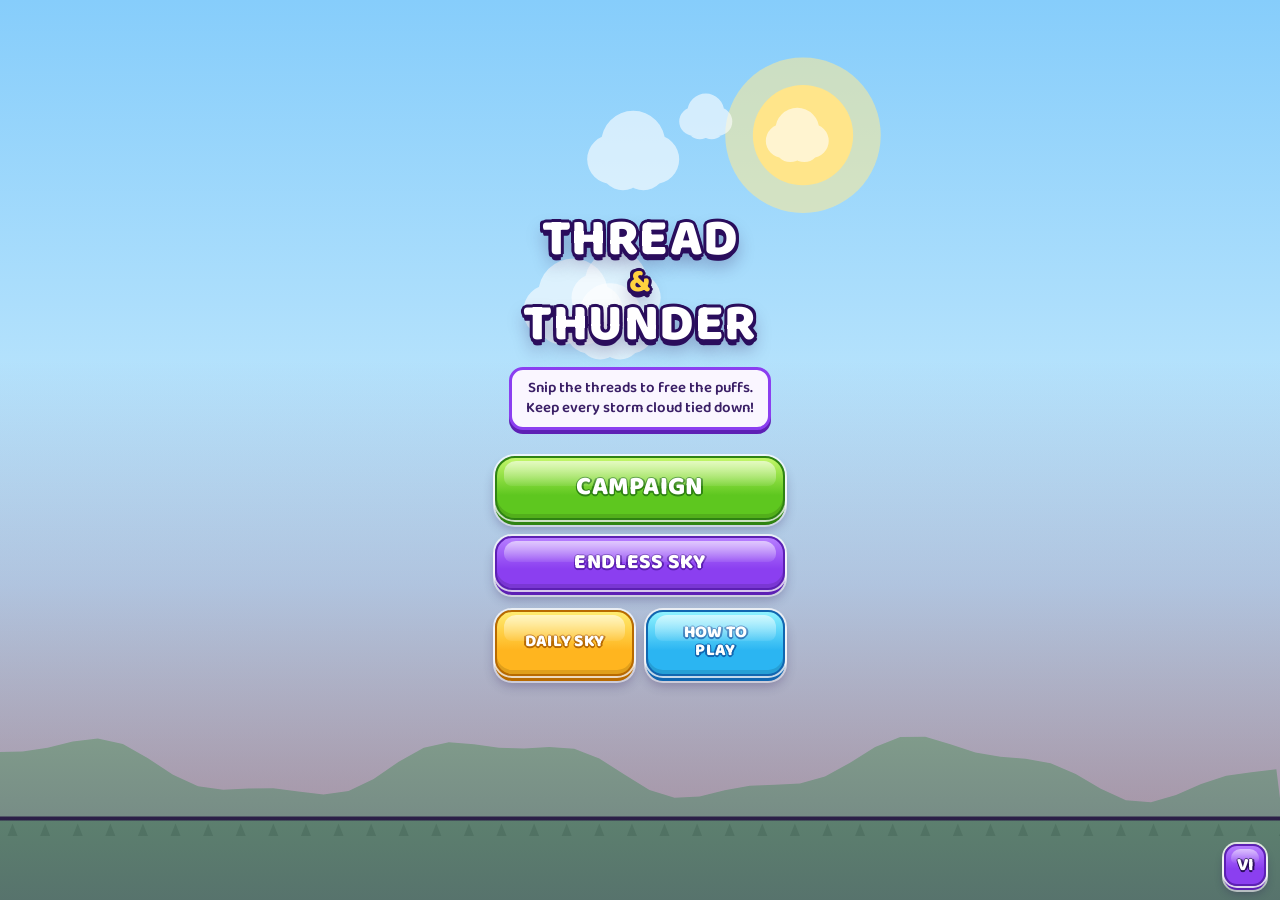
<file: games/Thread_And_Thunder/index.html>
<!doctype html>
<html lang="en">
<head>
<meta charset="utf-8">
<meta name="viewport" content="width=device-width,initial-scale=1,maximum-scale=1,user-scalable=no,viewport-fit=cover">
<meta name="theme-color" content="#6a1fd0">
<meta name="mobile-web-app-capable" content="yes">
<meta name="apple-mobile-web-app-capable" content="yes">
<meta name="apple-mobile-web-app-status-bar-style" content="black-translucent">
<title>Thread &amp; Thunder</title>
<link rel="preconnect" href="https://fonts.googleapis.com">
<link rel="preconnect" href="https://fonts.gstatic.com" crossorigin>
<link href="https://fonts.googleapis.com/css2?family=Baloo+2:wght@600;700;800&display=swap" rel="stylesheet">
<style>
  /* Smashfest-inspired toy UI: purple frame, lavender content, plastic buttons. Values are estimates read from the Figma canvas, not exported tokens. */
  :root{
    --p1:#b67dff;--p2:#8b3ff0;--p3:#5d20b4;--pd:#2a0d5c;--ink:#3a1f66;--ink2:#6f5794;
    --lav:#faf6ff;--lav2:#e9dcfc;--inset:#ddcdf6;
    --g1:#c4f76a;--g2:#5ec71f;--gE:#2f8312;
    --y1:#ffec70;--y2:#ffb51f;--yE:#b86a00;
    --r1:#ff7d98;--r2:#e3264f;--rE:#99102f;
    --c1:#8ff3ff;--c2:#2bb5f2;--cE:#1166b0;
    --gold:#ffd23f;
    --disp:"Baloo 2","Trebuchet MS",system-ui,sans-serif;
  }
  *{box-sizing:border-box;-webkit-tap-highlight-color:transparent;user-select:none;-webkit-user-select:none}
  html,body{margin:0;height:100%;overflow:hidden;overscroll-behavior:none;-webkit-touch-callout:none;-webkit-text-size-adjust:100%;background:#9fd8ff;font-family:var(--disp);font-weight:600;color:var(--ink)}
  canvas{position:fixed;inset:0;width:100%;height:100%;touch-action:none;display:block}
  svg{display:block}
  .layer{position:fixed;inset:0;display:none;align-items:center;flex-direction:column;z-index:5;overflow-y:auto;overflow-x:hidden;-webkit-overflow-scrolling:touch;touch-action:pan-y;
    padding:calc(env(safe-area-inset-top) + 20px) calc(env(safe-area-inset-right) + 16px) calc(env(safe-area-inset-bottom) + 20px) calc(env(safe-area-inset-left) + 16px)}
  .layer>:first-child{margin-top:auto} .layer>:last-child{margin-bottom:auto}
  .layer.on{display:flex;animation:fadeIn .18s ease-out}
  .layer.dim{background:rgba(37,11,73,.6)}
  @keyframes fadeIn{from{opacity:0}}
  @keyframes popIn{from{transform:scale(.88);opacity:0}}

  /* outlined chunky text */
  .olP{color:#fff;text-shadow:0 3px 0 var(--pd),2px 0 0 var(--pd),-2px 0 0 var(--pd),0 2px 0 var(--pd),0 -2px 0 var(--pd),1.5px 1.5px 0 var(--pd),-1.5px 1.5px 0 var(--pd),1.5px -1.5px 0 var(--pd),-1.5px -1.5px 0 var(--pd)}

  /* ---- popup panel ---- */
  .card{position:relative;width:min(344px,100%);margin-top:18px;padding:88px 18px 20px;text-align:center;border-radius:24px;
    background:linear-gradient(#fff 0 46px,var(--lav) 46px,var(--lav2));
    border:4px solid var(--p2);
    box-shadow:0 0 0 2px #efe2ff,inset 0 -5px 0 #d5c2f2,0 7px 0 var(--p3),0 7px 0 2px #efe2ff,0 18px 30px rgba(30,5,70,.45);
    animation:popIn .2s ease-out}
  .banner{position:absolute;left:-16px;right:-16px;top:16px;height:58px;filter:drop-shadow(0 4px 0 var(--p3))}
  .banner::before,.banner::after{content:"";position:absolute;inset:0;clip-path:polygon(4% 0,100% 0,96% 100%,0 100%)}
  .banner::before{background:#e7d2ff}
  .banner::after{inset:3px;background:linear-gradient(#c38cff,var(--p2) 55%,#7330dc)}
  .banner span{position:absolute;inset:0;z-index:1;display:flex;align-items:center;justify-content:center;font-size:29px;font-weight:800;letter-spacing:.5px;line-height:1;text-transform:uppercase;padding:0 26px;white-space:nowrap;overflow:hidden;text-overflow:ellipsis}
  .inset{background:var(--inset);border-radius:16px;box-shadow:inset 0 3px 0 rgba(93,32,180,.16);padding:12px}

  /* ---- buttons ---- */
  .btn{--t:var(--g1);--b:var(--g2);--e:var(--gE);
    position:relative;display:block;width:min(270px,100%);margin:12px auto;padding:12px 16px 13px;min-height:54px;
    font:inherit;font-size:21px;font-weight:800;line-height:1.1;letter-spacing:.3px;text-transform:uppercase;color:#fff;cursor:pointer;
    background:linear-gradient(var(--t),var(--b) 62%);border:2px solid var(--e);border-radius:17px;
    box-shadow:0 0 0 2px rgba(255,255,255,.75),inset 0 -4px 0 rgba(0,0,0,.12),0 5px 0 var(--e),0 5px 0 2px rgba(255,255,255,.55),0 9px 12px rgba(30,5,70,.3);
    text-shadow:0 2px 0 var(--e),1.5px 0 0 var(--e),-1.5px 0 0 var(--e),0 -1.5px 0 var(--e),1px 1px 0 var(--e),-1px 1px 0 var(--e);
    transition:transform .1s,box-shadow .1s}
  .btn::before{content:"";position:absolute;left:7px;right:7px;top:3px;height:42%;border-radius:12px 12px 8px 8px;background:linear-gradient(rgba(255,255,255,.6),rgba(255,255,255,.08));pointer-events:none}
  .btn:active{transform:translateY(4px);box-shadow:0 0 0 2px rgba(255,255,255,.75),inset 0 -4px 0 rgba(0,0,0,.12),0 1px 0 var(--e),0 1px 0 2px rgba(255,255,255,.55),0 3px 6px rgba(30,5,70,.3)}
  .btn:focus-visible,.hb:focus-visible,.lv:focus-visible,.xbtn:focus-visible{outline:3px solid var(--c1);outline-offset:3px}
  .btn.yellow{--t:var(--y1);--b:var(--y2);--e:var(--yE)}
  .btn.purple{--t:var(--p1);--b:var(--p2);--e:var(--p3)}
  .btn.cyan{--t:var(--c1);--b:var(--c2);--e:var(--cE)}
  .btn.big{font-size:26px;min-height:64px;border-radius:20px}
  .row{display:flex;gap:12px;justify-content:center;margin-top:16px} .row .btn{width:auto;flex:1;margin:0;font-size:18px;padding:11px 8px 12px}

  .xbtn{position:absolute;top:-16px;right:-14px;z-index:2;width:46px;height:46px;padding:0;cursor:pointer;border-radius:50%;
    background:radial-gradient(circle at 50% 32%,var(--r1),var(--r2) 62%);border:2px solid var(--rE);
    box-shadow:0 0 0 3px #fff,0 4px 0 2px var(--rE),0 6px 10px rgba(30,5,70,.35);display:flex;align-items:center;justify-content:center}
  .xbtn svg{width:22px;height:22px}
  .xbtn:active{transform:translateY(3px)}

  /* ---- menu ---- */
  #scrMenu{background:linear-gradient(rgba(42,13,92,0) 40%,rgba(42,13,92,.45))}
  h1{margin:0 0 6px;font-size:52px;font-weight:800;line-height:.92;letter-spacing:.5px;text-align:center;text-transform:uppercase;color:#fff;
    text-shadow:0 6px 0 var(--pd),3px 0 0 var(--pd),-3px 0 0 var(--pd),0 3px 0 var(--pd),0 -3px 0 var(--pd),2.5px 2.5px 0 var(--pd),-2.5px 2.5px 0 var(--pd),2.5px -2.5px 0 var(--pd),-2.5px -2.5px 0 var(--pd),0 10px 18px rgba(30,5,70,.4)}
  h1 em{font-style:normal;color:var(--gold);display:block;font-size:.62em;margin:4px 0}
  .sub{margin:12px auto 18px;max-width:310px;font-size:15px;line-height:1.35;text-align:center;color:var(--ink);background:var(--lav);border-radius:14px;padding:8px 14px;border:3px solid var(--p2);box-shadow:0 4px 0 var(--p3)}
  .menuBtns{width:min(290px,100%);display:flex;flex-direction:column;align-items:stretch}
  .menuBtns .btn{width:100%;margin:8px 0}
  .menuRow{display:flex;gap:12px;margin-top:4px} .menuRow .btn{flex:1;font-size:17px}

  /* ---- level grid ---- */
  .grid{display:grid;grid-template-columns:repeat(4,1fr);gap:10px}
  .lv{position:relative;aspect-ratio:1;min-width:0;padding:0 0 6px;cursor:pointer;font:inherit;font-weight:800;font-size:24px;line-height:1;color:#fff;
    display:flex;flex-direction:column;align-items:center;justify-content:center;
    background:linear-gradient(var(--p1),var(--p2) 60%);border:2px solid var(--p3);border-radius:16px;box-shadow:0 4px 0 var(--p3),0 6px 8px rgba(30,5,70,.25);
    text-shadow:0 2px 0 var(--pd),1.5px 0 0 var(--pd),-1.5px 0 0 var(--pd),0 -1.5px 0 var(--pd)}
  .lv::before{content:"";position:absolute;left:5px;right:5px;top:3px;height:38%;border-radius:11px 11px 6px 6px;background:linear-gradient(rgba(255,255,255,.5),rgba(255,255,255,0));pointer-events:none}
  .lv:active{transform:translateY(3px);box-shadow:0 1px 0 var(--p3)}
  .lv.cur{background:linear-gradient(var(--g1),var(--g2) 60%);border-color:var(--gE);box-shadow:0 4px 0 var(--gE),0 6px 8px rgba(30,5,70,.25);text-shadow:0 2px 0 var(--gE),1.5px 0 0 var(--gE),-1.5px 0 0 var(--gE),0 -1.5px 0 var(--gE)}
  .lv.locked{background:#cdbfe6;border-color:#a291c4;box-shadow:0 4px 0 #a291c4;cursor:default}
  .lv.locked::before{display:none}
  .lv.locked svg{width:24px;height:24px}
  .lv .ss{position:absolute;bottom:4px;left:0;right:0;display:flex;justify-content:center;gap:1px}
  .lv .ss svg{width:15px;height:15px}

  /* ---- how to play ---- */
  .howList{display:flex;flex-direction:column;gap:8px;text-align:left}
  .howList p{margin:0;display:flex;gap:10px;align-items:center;font-size:14.5px;line-height:1.35;font-weight:600}
  .howList p b{color:var(--p2);font-weight:800}
  .howList .ic{flex:none;width:36px;height:36px;border-radius:11px;background:var(--lav);box-shadow:0 2px 0 #c2acec;display:flex;align-items:center;justify-content:center}
  .howList .ic svg{width:26px;height:26px}

  /* ---- result ---- */
  #scrResult.win{background:radial-gradient(120% 70% at 50% 32%,rgba(155,77,255,.9) 0%,rgba(106,31,208,.9) 45%,rgba(59,12,134,.93) 100%)}
  #scrResult.lose{background:rgba(37,11,73,.78)}
  .rtitle{font-size:40px;font-weight:800;line-height:1;text-align:center;text-transform:uppercase;max-width:340px;letter-spacing:.5px}
  #scrResult.win .rtitle{color:var(--y1);text-shadow:0 5px 0 #8a3c00,2.5px 0 0 #8a3c00,-2.5px 0 0 #8a3c00,0 2.5px 0 #8a3c00,0 -2.5px 0 #8a3c00,2px 2px 0 #8a3c00,-2px 2px 0 #8a3c00,2px -2px 0 #8a3c00,-2px -2px 0 #8a3c00,0 0 18px rgba(255,220,120,.55)}
  #scrResult.lose .rtitle{color:var(--c1);text-shadow:0 5px 0 #0d3f86,2.5px 0 0 #0d3f86,-2.5px 0 0 #0d3f86,0 2.5px 0 #0d3f86,0 -2.5px 0 #0d3f86,2px 2px 0 #0d3f86,-2px 2px 0 #0d3f86,2px -2px 0 #0d3f86,-2px -2px 0 #0d3f86}
  .rsub{margin-top:8px;font-size:16px;font-weight:800;letter-spacing:1px;text-transform:uppercase;color:#fff;opacity:.92}
  .stage{position:relative;width:300px;max-width:100%;height:170px;display:flex;align-items:center;justify-content:center;margin:6px 0 -6px}
  .rays{position:absolute;left:50%;top:50%;width:420px;height:420px;margin:-210px 0 0 -210px;border-radius:50%;pointer-events:none;
    background:repeating-conic-gradient(rgba(255,244,200,.38) 0 7deg,rgba(255,244,200,0) 7deg 22deg);
    -webkit-mask:radial-gradient(circle,#000 0,rgba(0,0,0,.6) 30%,transparent 68%);mask:radial-gradient(circle,#000 0,rgba(0,0,0,.6) 30%,transparent 68%);
    animation:spin 14s linear infinite}
  .rays::after{content:"";position:absolute;inset:32%;border-radius:50%;background:radial-gradient(circle,rgba(255,250,215,.9),rgba(255,230,140,0) 70%)}
  #scrResult.lose .rays{display:none}
  @keyframes spin{to{transform:rotate(360deg)}}
  .bigStars{position:relative;display:flex;align-items:flex-end;gap:2px}
  .bigStars svg{width:76px;height:76px;filter:drop-shadow(0 5px 0 rgba(42,13,92,.45))}
  .bigStars svg:nth-child(2){width:100px;height:100px;margin-bottom:22px}
  .bigStars svg{animation:starPop .35s cubic-bezier(.3,1.6,.6,1) both}
  .bigStars svg:nth-child(2){animation-delay:.12s} .bigStars svg:nth-child(3){animation-delay:.24s}
  @keyframes starPop{from{transform:scale(0) rotate(-30deg)}}
  .loseIcon{position:relative;width:118px;height:118px;border-radius:50%;background:radial-gradient(circle at 50% 35%,#fff,var(--lav2));border:4px solid var(--p2);box-shadow:0 0 0 3px #efe2ff,0 6px 0 var(--p3);display:flex;align-items:center;justify-content:center}
  .loseIcon svg{width:78px;height:78px}
  .rcard{margin-top:16px;padding-top:30px}
  .stat{display:flex;justify-content:space-around;gap:6px;font-size:13px;font-weight:700;color:var(--ink2);text-transform:uppercase;letter-spacing:.3px}
  .stat>div{flex:1;min-width:0}
  .stat b{display:flex;align-items:center;justify-content:center;gap:4px;font-size:26px;font-weight:800;color:var(--ink);line-height:1.1;text-transform:none}
  .stat b svg{width:22px;height:22px}
  /* ---- mechanic tutorial ---- */
  .tutNew{position:absolute;top:-14px;left:50%;transform:translateX(-50%) rotate(-3deg);z-index:2;padding:3px 14px 2px;border-radius:12px;font-size:16px;font-weight:800;letter-spacing:1px;color:#fff;text-transform:uppercase;
    background:linear-gradient(var(--r1),var(--r2) 62%);border:2px solid var(--rE);box-shadow:0 0 0 2px #fff,0 3px 0 var(--rE);text-shadow:0 2px 0 var(--rE)}
  .tutIc{width:104px;height:104px;margin:0 auto 14px;border-radius:26px;background:var(--lav);box-shadow:inset 0 -4px 0 #d5c2f2,0 4px 0 #c2acec;display:flex;align-items:center;justify-content:center;animation:tutBob 1.6s ease-in-out infinite}
  .tutIc svg{width:76px;height:76px}
  @keyframes tutBob{50%{transform:translateY(-5px) rotate(-3deg)}}
  .tutText{text-align:left;font-size:15.5px;line-height:1.4} .tutText p{margin:0 0 6px} .tutText p:last-child{margin:0} .tutText b{color:var(--p2);font-weight:800}
  @media (prefers-reduced-motion:reduce){.tutIc{animation:none}}
  .reason{font-size:17px;font-weight:800;color:var(--ink);margin:0 0 12px;text-transform:uppercase}

  /* ---- HUD ---- */
  #hud{position:fixed;left:0;right:0;top:0;display:none;z-index:4;pointer-events:none;
    padding:calc(env(safe-area-inset-top) + 8px) calc(env(safe-area-inset-right) + 12px) 0 calc(env(safe-area-inset-left) + 12px)}
  #hud.on{display:block}
  .hudrow{display:flex;align-items:center;gap:8px;max-width:440px;margin:0 auto}
  .hb{pointer-events:auto;position:relative;width:42px;height:42px;flex:none;padding:0;cursor:pointer;display:flex;align-items:center;justify-content:center;
    font:inherit;font-size:18px;font-weight:800;color:#fff;
    background:linear-gradient(var(--p1),var(--p2) 60%);border:2px solid var(--p3);border-radius:13px;
    box-shadow:0 0 0 2px rgba(255,255,255,.8),0 4px 0 var(--p3),0 4px 0 2px rgba(255,255,255,.6),0 7px 10px rgba(30,5,70,.3);
    text-shadow:0 2px 0 var(--pd),1.5px 0 0 var(--pd),-1.5px 0 0 var(--pd),0 -1.5px 0 var(--pd)}
  .hb::before{content:"";position:absolute;left:5px;right:5px;top:3px;height:40%;border-radius:10px 10px 6px 6px;background:linear-gradient(rgba(255,255,255,.55),rgba(255,255,255,0));pointer-events:none}
  .hb svg{width:21px;height:21px;position:relative}
  .hb:active{transform:translateY(3px);box-shadow:0 0 0 2px rgba(255,255,255,.8),0 1px 0 var(--p3)}
  #lvname{flex:1;min-width:0;text-align:center;font-size:18px;font-weight:800;line-height:1;text-transform:uppercase;letter-spacing:.4px;color:#fff;
    height:42px;box-sizing:border-box;padding:11px 10px 0;border-radius:13px;border:2px solid var(--yE);background:linear-gradient(var(--y1),var(--y2) 62%);
    box-shadow:0 0 0 2px rgba(255,255,255,.8),0 4px 0 var(--yE),0 7px 10px rgba(30,5,70,.25);
    text-shadow:0 2px 0 var(--yE),1.5px 0 0 var(--yE),-1.5px 0 0 var(--yE),0 -1.5px 0 var(--yE),1px 1px 0 var(--yE),-1px 1px 0 var(--yE);
    white-space:nowrap;overflow:hidden;text-overflow:ellipsis}

  #cutsBox{flex:none;display:flex}
  #cutsBox:empty{display:none}
  #cutsBox .cnt{flex:none;display:flex;align-items:center;gap:4px;height:42px;box-sizing:border-box;padding:0 10px 0 7px;border-radius:13px;color:#fff;
    background:linear-gradient(var(--p1),var(--p2) 60%);border:2px solid var(--p3);box-shadow:0 0 0 2px rgba(255,255,255,.8),0 4px 0 var(--p3),0 7px 10px rgba(30,5,70,.25);transition:background .2s}
  #cutsBox .cnt svg{width:20px;height:20px}
  #cutsBox .cnt b{font-size:22px;font-weight:800;line-height:1;min-width:15px;text-align:center;font-variant-numeric:tabular-nums;
    text-shadow:0 2px 0 var(--pd),1.5px 0 0 var(--pd),-1.5px 0 0 var(--pd),0 -1.5px 0 var(--pd)}
  #cutsBox .cnt.bump b{animation:cbump .35s ease-out}
  #cutsBox.low .cnt{background:linear-gradient(var(--r1),var(--r2) 60%);border-color:var(--rE);box-shadow:0 0 0 2px rgba(255,255,255,.8),0 4px 0 var(--rE);animation:cpulse .9s ease-in-out infinite}
  #cutsBox.low .cnt b{text-shadow:0 2px 0 var(--rE),1.5px 0 0 var(--rE),-1.5px 0 0 var(--rE),0 -1.5px 0 var(--rE)}
  #cutsBox.out .cnt{background:#b9aad6;border-color:#8c7bb0;box-shadow:0 0 0 2px rgba(255,255,255,.8),0 4px 0 #8c7bb0}
  @keyframes cbump{0%{transform:scale(1.6)}100%{transform:scale(1)}}
  @keyframes cpulse{50%{transform:scale(1.07)}}

  #hint{width:fit-content;max-width:min(300px,100%);margin:9px auto 0;text-align:center;font-size:13px;font-weight:800;line-height:1.25;color:#fff;background:rgba(42,13,92,.55);border-radius:999px;padding:5px 14px;display:none}

  .lang{position:fixed;right:calc(env(safe-area-inset-right) + 14px);bottom:calc(env(safe-area-inset-bottom) + 14px);z-index:6}
  #rotate{position:fixed;inset:0;z-index:20;display:none;align-items:center;justify-content:center;flex-direction:column;gap:16px;background:radial-gradient(circle at 50% 40%,#9b4dff,#3b0c86);color:#fff;font-weight:800;font-size:20px;text-align:center;padding:24px}
  #rotate .ph{width:54px;height:90px;border:4px solid #fff;border-radius:12px;background:var(--p2);box-shadow:0 4px 0 var(--pd);animation:rot 1.6s ease-in-out infinite}
  @keyframes rot{0%,20%{transform:rotate(-90deg)}60%,100%{transform:rotate(0)}}
  @media (orientation:landscape) and (pointer:coarse) and (max-height:540px){#rotate{display:flex}}
  @media (max-height:640px){h1{font-size:42px}.sub{margin:8px auto 10px;font-size:14px}.btn{min-height:48px;padding:9px 14px 10px;font-size:19px}.btn.big{min-height:54px;font-size:22px}.menuBtns .btn{margin:6px 0}.stage{height:130px}.bigStars svg{width:60px;height:60px}.bigStars svg:nth-child(2){width:78px;height:78px;margin-bottom:16px}.rtitle{font-size:32px}}
  @media (max-width:340px){.hb{width:38px;height:38px}#lvname{font-size:15px}.grid{gap:8px}.lv{font-size:21px}.banner span{font-size:24px}.card{padding-left:14px;padding-right:14px}}
  @media (prefers-reduced-motion:reduce){.rays,#cutsBox.low .cnt{animation:none}.layer.on,.card,.bigStars svg{animation:none}}
</style>
</head>
<body>
<canvas id="c"></canvas>

<div id="hud">
  <div class="hudrow">
    <button class="hb" id="hBack" aria-label="Back" data-ic="back"></button>
    <div id="lvname">Level 1</div>
    <div id="cutsBox"></div>
    <button class="hb" id="hRetry" aria-label="Restart" data-ic="retry"></button>
  </div>
  <div id="hint"></div>
</div>

<div class="layer on" id="scrMenu">
  <h1>Thread<em>&amp;</em>Thunder</h1>
  <div class="sub" data-t="subtitle"></div>
  <div class="menuBtns">
    <button class="btn big" id="bPlay" data-t="play"></button>
    <button class="btn purple" id="bEndless" data-t="endless"></button>
    <div class="menuRow">
      <button class="btn yellow" id="bDaily" data-t="daily"></button>
      <button class="btn cyan" id="bHow" data-t="how"></button>
    </div>
  </div>
</div>

<div class="layer dim" id="scrHow">
  <div class="card">
    <div class="banner"><span class="olP" data-t="how"></span></div>
    <button class="xbtn" data-go="menu" aria-label="Close" data-ic="x"></button>
    <div class="inset howList" id="howText"></div>
    <button class="btn" data-go="menu" data-t="gotit" style="margin-bottom:0"></button>
  </div>
</div>

<div class="layer dim" id="scrSelect">
  <div class="card">
    <div class="banner"><span class="olP" data-t="levels"></span></div>
    <button class="xbtn" data-go="menu" aria-label="Close" data-ic="x"></button>
    <div class="inset"><div class="grid" id="grid"></div></div>
  </div>
</div>

<div class="layer" id="scrResult">
  <div class="rtitle" id="rTitle"></div>
  <div class="rsub" id="rSub"></div>
  <div class="stage"><div class="rays"></div><div id="rStars"></div></div>
  <div class="card rcard">
    <button class="xbtn" id="rClose" aria-label="Menu" data-ic="x"></button>
    <div class="reason" id="rReason"></div>
    <div class="inset stat" id="rStat"></div>
    <div class="row" id="rBtns"></div>
  </div>
</div>

<div class="layer dim" id="scrTut">
  <div class="card">
    <div class="tutNew" data-t="newMech"></div>
    <div class="banner"><span class="olP" id="tutTitle"></span></div>
    <div class="tutIc" id="tutIc"></div>
    <div class="inset tutText" id="tutText"></div>
    <button class="btn big" id="tutGo" data-t="letsgo" style="margin-bottom:0"></button>
  </div>
</div>

<button class="hb lang" id="bLang">VI</button>
<div id="rotate"><div class="ph"></div><div data-t="rotate"></div></div>

<script>
"use strict";
// ---------- i18n ----------
const T={
 en:{subtitle:"Snip the threads to free the puffs.<br>Keep every storm cloud tied down!",play:"Campaign",endless:"Endless Sky",daily:"Daily Sky",how:"How to play",levels:"Levels",back:"Back",retry:"Retry",next:"Next",menu:"Menu",
  win:"All puffs are free!",loseStorm:"A storm broke loose!",loseCuts:"Out of cuts!",loseHeavy:"A heavy cloud couldn't fly!",cuts:"Cuts used",left:"Cuts left",streak:"Streak",best:"Best",level:"Level",sky:"Sky",daily2:"Daily",gameover:"Game over",
  dailyDone:"Today's best",gotit:"Got it!",letsgo:"Let&#39;s go!",newMech:"New!",perfect:"Perfect!",great:"Great!",cleared:"Cleared!",failed:"Level failed",rotate:"Please rotate your phone upright",howText:"<p><i class=\"ic\">{cut}</i><span><b>Swipe</b> across threads to cut them. One swipe can cut several threads.</span></p><p><i class=\"ic\">{puff}</i><span>A <b>puff</b> floats away once nothing ties it to the ground — even through other puffs or rings.</span></p><p><i class=\"ic\">{storm}</i><span>Never cut a <b>storm cloud</b> loose: if it breaks free it zaps the whole flock. Puffs still tied to a loose storm get zapped too.</span></p><p><i class=\"ic\">{chain}</i><span><b>Chains</b> can't be cut. Chained clouds fly together.</span></p><p><i class=\"ic\">{ringi}</i><span>A <b>ring</b> joins threads: everything on it is held while the ring is tied down.</span></p><p><i class=\"ic\">{keyi}</i><span>A <b>locked</b> thread opens once the puff wearing the matching <b>key</b> badge is free. Each key opens <b>one</b> lock: the one its dotted line points to.</span></p><p><i class=\"ic\">{hidi}</i><span>A <b>? cloud</b> hides a puff or a storm. Cut any thread tied to it and it shows what it is.</span></p><p><i class=\"ic\">{suni}</i><span>Free a <b>sun cloud</b> and it clears the nearest <b>storm</b>. One storm per sun.</span></p><p><i class=\"ic\">{heavyi}</i><span>A <b>heavy cloud</b> can&#39;t fly alone: it needs as many puffs as its number flying off <b>tied to it</b>.</span></p><p><i class=\"ic\">{walli}</i><span><b>Walls</b> stop the blade. Lift your finger and swipe again to cut on the other side.</span></p><p><i class=\"ic\">{cutc}</i><span>You have a limited number of <b>cuts</b>. Each swipe that cuts threads uses one — a long swipe through many threads still counts as one!</span></p><p><i class=\"ic\">{star}</i><span>Use fewer cuts for more stars.</span></p>"},
 vi:{subtitle:"Cắt dây để thả các bé mây.<br>Nhưng đừng để mây giông thoát ra!",play:"Chiến dịch",endless:"Bầu trời vô tận",daily:"Thử thách ngày",how:"Cách chơi",levels:"Màn chơi",back:"Quay lại",retry:"Chơi lại",next:"Tiếp",menu:"Menu",
  win:"Các bé mây đã bay!",loseStorm:"Mây giông thoát rồi!",loseCuts:"Hết lượt cắt!",loseHeavy:"Mây nặng không bay nổi!",cuts:"Đã cắt",left:"Còn lại",streak:"Chuỗi",best:"Kỷ lục",level:"Màn",sky:"Trời",daily2:"Ngày",gameover:"Kết thúc",
  dailyDone:"Tốt nhất hôm nay",gotit:"Đã hiểu!",letsgo:"Chơi thôi!",newMech:"Mới!",perfect:"Hoàn hảo!",great:"Tuyệt vời!",cleared:"Qua màn!",failed:"Thua rồi",rotate:"Hãy xoay dọc điện thoại",howText:"<p><i class=\"ic\">{cut}</i><span><b>Vuốt</b> qua sợi dây để cắt. Một lần vuốt có thể cắt nhiều dây.</span></p><p><i class=\"ic\">{puff}</i><span><b>Bé mây</b> bay lên khi không còn gì nối nó với mặt đất — kể cả qua bé mây khác hay vòng nút.</span></p><p><i class=\"ic\">{storm}</i><span>Không được cắt dây giữ <b>mây giông</b> (mây đen): nó thoát ra sẽ đánh sét cả đàn. Bé mây còn buộc vào mây giông cũng bị sét đánh.</span></p><p><i class=\"ic\">{chain}</i><span><b>Xích</b> không cắt được. Mây bị xích vào nhau bay cùng nhau.</span></p><p><i class=\"ic\">{ringi}</i><span><b>Vòng nút</b> nối các dây: mọi thứ buộc vào vòng vẫn bị giữ khi vòng còn nối đất.</span></p><p><i class=\"ic\">{keyi}</i><span>Dây <b>bị khóa</b> sẽ mở khi bé mây mang huy hiệu <b>chìa khóa</b> cùng biểu tượng được giải cứu. Mỗi chìa chỉ mở <b>một</b> ổ khóa: ổ mà đường chấm của nó chỉ vào.</span></p><p><i class=\"ic\">{hidi}</i><span><b>Mây bí ẩn ?</b> có thể là bé mây hoặc mây giông. Cắt một dây nối với nó thì nó mới lộ diện.</span></p><p><i class=\"ic\">{suni}</i><span>Thả <b>mây mặt trời</b> thì nó đánh tan <b>mây giông</b> gần nhất. Mỗi mặt trời chỉ một mây giông.</span></p><p><i class=\"ic\">{heavyi}</i><span><b>Mây nặng</b> không tự bay được: cần đủ số bé mây bằng con số của nó <b>còn buộc vào nó</b> khi bay.</span></p><p><i class=\"ic\">{walli}</i><span><b>Vách</b> chặn lưỡi kéo. Nhấc tay rồi vuốt lại để cắt phía bên kia.</span></p><p><i class=\"ic\">{cutc}</i><span>Số <b>lượt cắt</b> có hạn. Mỗi lần vuốt cắt trúng dây tốn một lượt — vuốt một đường dài qua nhiều dây vẫn chỉ tính một!</span></p><p><i class=\"ic\">{star}</i><span>Càng ít lượt cắt càng nhiều sao.</span></p>"}
};
const HINTS={
 1:["Swipe across the thread!","Vuốt ngang qua sợi dây!"],
 2:["Never cut the dark storm cloud's thread!","Không được cắt dây của mây đen (mây giông)!"],
 3:["A puff needs ALL its threads cut.","Bé mây cần cắt HẾT dây mới bay."],
 4:["One cut can free a whole chain.","Một nhát có thể thả cả chuỗi."],
 5:["Puffs tied to a storm stay tied to it.","Bé mây buộc vào mây giông vẫn bị giữ."],
 6:["Rings join threads together.","Vòng nút nối các sợi dây với nhau."],
 7:["Chains can't be cut. Chained puffs fly off together.","Xích không cắt được. Bé mây bị xích sẽ bay cùng nhau."],
 8:["Careful where the threads cross!","Cẩn thận chỗ dây bắt chéo!"],
 56:["Chains can't be cut: a chained puff flies with what it's chained to.","Xích không cắt được: bé mây bị xích bay cùng thứ nó bị xích vào."],
 59:["A ring holds everything tied to it. Check what else hangs on it!","Vòng nút giữ mọi thứ buộc vào nó. Để ý xem còn gì khác treo trên vòng!"],
 31:["Free the key puff first: its key opens the lock.","Giải cứu bé mang chìa khóa trước để mở ổ khóa."],
 33:["Untie the key puff from the storm first.","Tách bé chìa khóa khỏi mây giông trước."],
 35:["? clouds hide a puff or a storm. Cut one thread to peek.","Mây ? giấu bé mây hoặc mây giông. Cắt một dây để xem."],
 36:["Peek safely: cut a thread that still leaves it tied.","Xem an toàn: cắt dây mà mây vẫn còn bị buộc."],
 39:["Walls stop the blade. Lift, then swipe the other side.","Vách chặn lưỡi kéo. Nhấc tay rồi vuốt phía bên kia."],
 40:["Swipe around the top of the wall.","Vuốt vòng qua đầu vách."],
 32:["One key opens one lock. Two locks need two keys.","Một chìa chỉ mở một ổ khóa. Hai ổ cần hai chìa."],
 38:["The key opens only the lock its dotted line points to.","Chìa chỉ mở ổ khóa mà đường chấm chỉ vào."],
 44:["A sun clears only the NEAREST storm: follow its dotted ray.","Mặt trời chỉ đánh tan mây giông GẦN NHẤT: nhìn tia chấm."],
 87:["Keep the heavy cloud tied to its puff. Cut below it.","Giữ dây nối mây nặng với bé mây. Cắt phía dưới nó."],
 88:["It needs BOTH puffs: untie them from the storm, not from it.","Cần CẢ HAI bé mây: tách chúng khỏi mây giông, đừng tách khỏi mây nặng."],
 45:["A storm that flies off with a sun cloud gets cleared.","Mây giông bay cùng mây mặt trời sẽ bị đánh tan."]
};
// First-time popup for each new mechanic, keyed by authored level id
const TUTS={
 1:{ic:"cut",title:["Snip the threads","Cắt dây"],text:["<p><b>Swipe</b> across a thread to cut it. One swipe can cut several threads but uses only <b>one cut</b>.</p><p>A <b>puff</b> flies away when nothing ties it to the ground any more. Free every puff to win!</p>","<p><b>Vuốt</b> ngang qua sợi dây để cắt. Một lần vuốt cắt được nhiều dây nhưng chỉ tốn <b>một lượt cắt</b>.</p><p><b>Bé mây</b> bay lên khi không còn dây nào nối nó xuống đất. Thả hết các bé mây để thắng!</p>"]},
 2:{ic:"storm",title:["Storm cloud","Mây giông"],text:["<p>The <b>dark storm cloud</b> must stay tied down. <b>Never cut its thread</b>: if it breaks loose, its lightning zaps every puff!</p><p>A puff tied to a storm is held by it too, so cut it away from the storm, not the storm from the ground.</p>","<p><b>Mây đen</b> (mây giông) phải luôn bị buộc xuống đất. <b>Không được cắt dây của nó</b>: mây giông thoát ra sẽ đánh sét cả đàn bé mây!</p><p>Bé mây buộc vào mây giông cũng bị nó giữ lại, nên hãy cắt dây giữa bé mây và mây giông, đừng cắt dây giữ mây giông.</p>"]},
 56:{ic:"chain",title:["Chain","Xích"],text:["<p><b>Chains</b> can&#39;t be cut: the blade just bounces off and no cut is used.</p><p>Two clouds chained together always fly together, so a puff chained to a <b>storm</b> can never fly. Free the whole chained group instead.</p>","<p><b>Xích</b> không cắt được: lưỡi kéo bật ra và không tốn lượt cắt.</p><p>Hai đám mây bị xích vào nhau luôn bay cùng nhau, nên bé mây bị xích vào <b>mây giông</b> sẽ không bao giờ bay được. Hãy thả cả nhóm bị xích.</p>"]},
 59:{ic:"ringi",title:["Ring","Vòng nút"],text:["<p>A <b>ring</b> joins threads together. Everything tied to it is held while the ring is still tied to the ground.</p><p>Cut the ring loose and every puff on it flies, but a <b>storm</b> tied to the ring breaks loose too!</p>","<p><b>Vòng nút</b> nối các sợi dây với nhau. Mọi thứ buộc vào vòng vẫn bị giữ khi vòng còn nối xuống đất.</p><p>Cắt rời vòng thì các bé mây trên đó bay lên, nhưng <b>mây giông</b> buộc vào vòng cũng thoát theo!</p>"]},
 31:{ic:"keyi",title:["Key & Lock","Chìa khóa"],text:["<p>A thread with a <b>padlock</b> can&#39;t be cut.</p><p>Free the puff wearing the matching <b>key badge</b> and the lock opens. Each key opens <b>only one</b> lock: follow its dotted line.</p>","<p>Dây có <b>ổ khóa</b> không cắt được.</p><p>Giải cứu bé mây mang <b>huy hiệu chìa khóa</b> cùng biểu tượng thì ổ khóa sẽ mở. Mỗi chìa chỉ mở <b>một</b> ổ khóa: theo đường chấm của nó.</p>"]},
 35:{ic:"hidi",title:["Mystery cloud","Mây bí ẩn"],text:["<p>A <b>? cloud</b> could be a puff or a storm.</p><p>Cut <b>one</b> thread tied to it to see what it is. If it is still tied by another thread, peeking is safe.</p>","<p><b>Mây ?</b> có thể là bé mây hoặc mây giông.</p><p>Cắt <b>một</b> dây nối với nó để xem. Nếu nó vẫn còn dây khác giữ lại thì xem như vậy là an toàn.</p>"]},
 43:{ic:"suni",title:["Sun cloud","Mây mặt trời"],text:["<p>Free a <b>sun cloud</b> and it clears one <b>storm</b>: the nearest one, shown by its dotted ray.</p><p>Each sun clears <b>only one</b> storm. A storm that breaks loose together with a sun cloud is cleared too.</p>","<p>Thả <b>mây mặt trời</b> thì nó đánh tan một <b>mây giông</b>: đám gần nhất, có tia chấm chỉ vào.</p><p>Mỗi mặt trời chỉ đánh tan <b>một</b> mây giông. Mây giông thoát ra cùng lúc với mây mặt trời cũng bị đánh tan.</p>"]},
 87:{ic:"heavyi",title:["Heavy cloud","Mây nặng"],text:["<p>A <b>heavy cloud</b> is full of rain and can&#39;t fly alone.</p><p>Its number says how many puffs must fly off <b>still tied to it</b>. So don&#39;t cut every thread: keep the ones that tie it to its puffs! Cut away too many puffs and it is stuck for good.</p>","<p><b>Mây nặng</b> chứa đầy mưa nên không tự bay được.</p><p>Con số trên nó cho biết cần bao nhiêu bé mây <b>còn buộc vào nó</b> cùng bay. Vì vậy đừng cắt hết dây: giữ lại dây nối nó với các bé mây! Cắt mất quá nhiều bé mây thì nó kẹt lại và bạn thua.</p>"]},
 39:{ic:"walli",title:["Wall","Vách chắn"],text:["<p><b>Walls</b> stop your blade.</p><p>After touching a wall, <b>lift your finger</b> and swipe again on the other side.</p>","<p><b>Vách</b> chặn lưỡi kéo.</p><p>Chạm vách rồi thì <b>nhấc tay lên</b> và vuốt lại ở phía bên kia.</p>"]}
};
// Guided swipes: a ghost hand traces each step until its condition holds (steps already done are skipped)
const GUIDES={
 1:[{path:[[110,520],[290,520]],text:HINTS[1],until:g=>g.swipes>0}],
 2:[{path:[[50,560],[165,560]],text:["Cut the left puff's thread only.","Chỉ cắt dây của bé mây bên trái."],until:g=>g.nodes[1].free},
    {path:[[235,560],[350,560]],text:["Now the right puff. Leave the dark cloud's thread!","Giờ tới bé bên phải. Chừa dây của mây đen!"],until:g=>g.state!=="play"}],
 31:[{path:[[40,560],[180,560]],text:["First free the key puff.","Trước tiên, cứu bé mang chìa khóa."],until:g=>g.keysGiven.has("sun")},
     {path:[[220,560],[370,560]],text:["The lock is open. Cut it!","Ổ khóa đã mở. Cắt đi!"],until:g=>g.state!=="play"}],
 35:[{path:[[5,580],[55,580]],text:["Cut ONE thread of the ? to peek.","Cắt MỘT dây của mây ? để xem."],until:g=>!g.nodes[2].hidden},
     {path:[[90,580],[135,580]],text:["A puff! Cut its other thread.","Là bé mây! Cắt nốt dây kia."],until:g=>g.nodes[2].free},
     {path:[[140,580],[190,580]],text:["Peek at the next ? with one thread.","Xem mây ? tiếp theo bằng một dây."],until:g=>!g.nodes[5].hidden},
     {path:[[300,580],[380,580]],text:["A storm! Leave it tied. Free the last puff.","Mây giông! Để yên nó. Cứu bé mây cuối."],until:g=>g.state!=="play"}],
 43:[{path:[[295,585],[385,585]],text:["Free the sun cloud!","Thả mây mặt trời!"],until:g=>g.state!=="play"}],
 87:[{path:[[110,580],[370,580]],text:["Cut BELOW the heavy cloud: it flies off with its puff.","Cắt PHÍA DƯỚI mây nặng: nó sẽ bay cùng bé mây."],until:g=>g.state!=="play"}],
 39:[{path:[[40,560],[360,560]],text:["Swipe across both threads.","Vuốt ngang qua cả hai dây."],until:g=>g.wallHits>0||g.nodes[1].free},
     {path:[[250,560],[370,560]],text:["The wall stopped the blade. Lift and swipe here.","Vách chặn lưỡi kéo. Nhấc tay rồi vuốt ở đây."],until:g=>g.state!=="play"}]
};
const TOAST={
 locked:["Locked! Free the puff with that key first.","Dây đang khóa! Hãy cứu bé mang chìa khóa trước."],
 chain:["Chains can't be cut.","Xích không cắt được."],
 wall:["The wall stops the blade. Lift and swipe again.","Vách chặn lưỡi kéo. Nhấc tay rồi vuốt lại."],
 unlock:["Unlocked!","Đã mở khóa!"],
 isStorm:["It's a storm! Keep it tied.","Là mây giông! Giữ nó lại."],
 isPuff:["It's a puff! Set it free.","Là bé mây! Thả nó đi."],
 heavy:["Too heavy! It needs more puffs tied to it.","Nặng quá! Cần thêm bé mây buộc vào nó."]
};
// ---------- icons (hand-made toy-style SVG, not Figma exports) ----------
const O='#2a0d5c';
const IC={
 back:`<svg viewBox="0 0 24 24"><path d="M15 4 7 12l8 8" fill="none" stroke="${O}" stroke-width="7" stroke-linecap="round" stroke-linejoin="round"/><path d="M15 4 7 12l8 8" fill="none" stroke="#fff" stroke-width="3.6" stroke-linecap="round" stroke-linejoin="round"/></svg>`,
 retry:`<svg viewBox="0 0 24 24"><g fill="none" stroke-linecap="round" stroke-linejoin="round"><path d="M19 12a7 7 0 1 1-2.1-5" stroke="${O}" stroke-width="7"/><path d="M19 12a7 7 0 1 1-2.1-5" stroke="#fff" stroke-width="3.6"/></g><path d="M20.5 3.2v6.3h-6.3z" fill="#fff" stroke="${O}" stroke-width="2" stroke-linejoin="round"/></svg>`,
 x:`<svg viewBox="0 0 24 24"><g stroke-linecap="round"><path d="M6 6l12 12M18 6 6 18" stroke="#99102f" stroke-width="7"/><path d="M6 6l12 12M18 6 6 18" stroke="#fff" stroke-width="3.8"/></g></svg>`,
 cut:`<svg viewBox="0 0 32 32"><g stroke="${O}" stroke-width="2" stroke-linejoin="round"><path d="M12 13 28 5l-1 4-13 7z" fill="#eef0ff"/><path d="M12 19 28 27l-1-4-13-7z" fill="#d6d9f0"/><circle cx="8" cy="10" r="5" fill="#ff6b9a"/><circle cx="8" cy="22" r="5" fill="#ff6b9a"/></g><circle cx="8" cy="10" r="2" fill="#fff" stroke="${O}" stroke-width="1.6"/><circle cx="8" cy="22" r="2" fill="#fff" stroke="${O}" stroke-width="1.6"/><circle cx="14.5" cy="16" r="1.6" fill="${O}"/></svg>`,
 cutw:`<svg viewBox="0 0 32 32"><g stroke="${O}" stroke-width="2.4" stroke-linejoin="round"><path d="M12 13 28 5l-1 4-13 7z" fill="#fff"/><path d="M12 19 28 27l-1-4-13-7z" fill="#e6e0ff"/><circle cx="8" cy="10" r="5" fill="#fff"/><circle cx="8" cy="22" r="5" fill="#fff"/></g><circle cx="8" cy="10" r="1.8" fill="${O}"/><circle cx="8" cy="22" r="1.8" fill="${O}"/></svg>`,
 puff:`<svg viewBox="0 0 32 32"><path d="M8 25a6 6 0 0 1-1-11.9A8 8 0 0 1 22 9.5 6.5 6.5 0 0 1 25 25z" fill="#fff" stroke="${O}" stroke-width="2.2" stroke-linejoin="round"/><circle cx="12.5" cy="18" r="1.5" fill="${O}"/><circle cx="19.5" cy="18" r="1.5" fill="${O}"/><path d="M14.5 21q1.5 1.4 3 0" fill="none" stroke="${O}" stroke-width="1.5" stroke-linecap="round"/><circle cx="10" cy="21" r="1.6" fill="#ffadc6"/><circle cx="22" cy="21" r="1.6" fill="#ffadc6"/></svg>`,
 storm:`<svg viewBox="0 0 32 32"><path d="M8 21a6 6 0 0 1-1-11.9A8 8 0 0 1 22 5.5 6.5 6.5 0 0 1 25 21z" fill="#6c6491" stroke="${O}" stroke-width="2.2" stroke-linejoin="round"/><path d="M17 17l-5 7h4l-2 6 7-9h-4l2-4z" fill="#ffd23f" stroke="${O}" stroke-width="1.8" stroke-linejoin="round"/><path d="M11 13l3 1M21 13l-3 1" stroke="#fff" stroke-width="1.8" stroke-linecap="round"/></svg>`,
 chain:`<svg viewBox="0 0 32 32"><g fill="none" stroke-linecap="round"><rect x="3" y="11" width="15" height="10" rx="5" stroke="${O}" stroke-width="6"/><rect x="14" y="11" width="15" height="10" rx="5" stroke="${O}" stroke-width="6"/><rect x="3" y="11" width="15" height="10" rx="5" stroke="#b9bed6" stroke-width="2.6"/><rect x="14" y="11" width="15" height="10" rx="5" stroke="#dfe3f5" stroke-width="2.6"/></g></svg>`,
 lock:`<svg viewBox="0 0 24 24"><path d="M7.5 11V8a4.5 4.5 0 0 1 9 0v3" fill="none" stroke="#8c7bb0" stroke-width="3"/><rect x="4.5" y="10.5" width="15" height="11" rx="3" fill="#f3edff" stroke="#8c7bb0" stroke-width="2"/><circle cx="12" cy="15.5" r="1.8" fill="#8c7bb0"/></svg>`,
};
function starSvg(on){return on
 ?`<svg viewBox="0 0 24 24"><path d="M12 2.4l2.9 5.9 6.5.9-4.7 4.6 1.1 6.5L12 17.2l-5.8 3.1 1.1-6.5-4.7-4.6 6.5-.9z" fill="#ffc21f" stroke="#a24f00" stroke-width="1.7" stroke-linejoin="round"/><path d="M12 5.2l2 4.1 4.5.6-1.6 1.6-3.4-.4L12 8z" fill="#fff3a6"/><path d="M12 17.2l-5.8 3.1.4-2.4L12 15z" fill="#e88a00" opacity=".55"/></svg>`
 :`<svg viewBox="0 0 24 24"><path d="M12 2.4l2.9 5.9 6.5.9-4.7 4.6 1.1 6.5L12 17.2l-5.8 3.1 1.1-6.5-4.7-4.6 6.5-.9z" fill="#cbbde6" stroke="#8c7bb0" stroke-width="1.7" stroke-linejoin="round"/></svg>`;}
IC.star=starSvg(true);IC.cutc=IC.cut;
IC.ringi=`<svg viewBox="0 0 32 32"><g stroke-linecap="round"><path d="M16 16 5 28M16 16l11 12M16 16V3" stroke="${O}" stroke-width="5"/><path d="M16 16 5 28M16 16l11 12M16 16V3" stroke="#fff" stroke-width="2"/></g><circle cx="16" cy="16" r="6.5" fill="#fff" stroke="${O}" stroke-width="3.6"/></svg>`;
IC.keyi=`<svg viewBox="0 0 32 32"><path d="M10 15v-3.5a6 6 0 0 1 12 0V15" fill="none" stroke="${O}" stroke-width="5"/><path d="M10 15v-3.5a6 6 0 0 1 12 0V15" fill="none" stroke="#ffd36b" stroke-width="2.4"/><rect x="6" y="14" width="20" height="15" rx="4" fill="#fff1c2" stroke="${O}" stroke-width="2.2"/><circle cx="16" cy="21.5" r="3.4" fill="#ffb51f" stroke="${O}" stroke-width="1.4"/><g stroke="#ffb51f" stroke-width="1.6" stroke-linecap="round"><path d="M16 15.8v-.9M16 28.1v-.9M10.3 21.5h.9M21.7 21.5h-.9"/></g></svg>`;
IC.hidi=`<svg viewBox="0 0 32 32"><path d="M8 25a6 6 0 0 1-1-11.9A8 8 0 0 1 22 9.5 6.5 6.5 0 0 1 25 25z" fill="#c9bfe6" stroke="${O}" stroke-width="2.2" stroke-linejoin="round"/><path d="M13.2 14.5a3 3 0 1 1 4.3 2.7c-1 .5-1.5 1.1-1.5 2.3" fill="none" stroke="${O}" stroke-width="2.4" stroke-linecap="round"/><circle cx="16" cy="22.6" r="1.5" fill="${O}"/></svg>`;
IC.suni=`<svg viewBox="0 0 32 32"><g transform="translate(21 10)"><g stroke="${O}" stroke-width="4.2" stroke-linecap="round"><path d="M0-9v-2.5M0 9v2.5M-9 0h-2.5M9 0h2.5M-6.4-6.4l-1.8-1.8M6.4 6.4l1.8 1.8M-6.4 6.4l-1.8 1.8M6.4-6.4l1.8-1.8"/></g><g stroke="#ffc21f" stroke-width="2" stroke-linecap="round"><path d="M0-9v-2.5M0 9v2.5M-9 0h-2.5M9 0h2.5M-6.4-6.4l-1.8-1.8M6.4 6.4l1.8 1.8M-6.4 6.4l-1.8 1.8M6.4-6.4l1.8-1.8"/></g><circle r="6.5" fill="#ffd23f" stroke="${O}" stroke-width="2"/></g><path d="M7 28a5.5 5.5 0 0 1-1-10.9A7.5 7.5 0 0 1 20 14a6 6 0 0 1 3 14z" fill="#fff" stroke="${O}" stroke-width="2.2" stroke-linejoin="round"/><circle cx="11.5" cy="22" r="1.4" fill="${O}"/><circle cx="17.5" cy="22" r="1.4" fill="${O}"/></svg>`;
IC.heavyi=`<svg viewBox="0 0 32 32"><path d="M7 21a6 6 0 0 1-1-11.9A8 8 0 0 1 21 5.5 6.5 6.5 0 0 1 24 21z" fill="#b9c6e4" stroke="${O}" stroke-width="2.2" stroke-linejoin="round"/><path d="M9 24q2 2.5 0 4.5q-2-2 0-4.5zM15 24q2 2.5 0 4.5q-2-2 0-4.5z" fill="#5d8df0" stroke="${O}" stroke-width="1.2"/><path d="M22.5 19.5a3.4 3.4 0 0 1 6.8 0" fill="none" stroke="${O}" stroke-width="2.6"/><path d="M19.5 24q0-4 3-4h6q3 0 3 4q0 6-6 6t-6-6z" fill="#3b3552" stroke="${O}" stroke-width="1.8"/><text x="25.5" y="28.4" font-size="8" font-weight="900" fill="#fff" text-anchor="middle" font-family="system-ui,sans-serif">2</text></svg>`;
IC.walli=`<svg viewBox="0 0 32 32"><rect x="11" y="2" width="10" height="28" rx="5" fill="#3b2a78" stroke="${O}" stroke-width="2.2"/><path d="M12 9l8-3M12 15l8-3M12 21l8-3M12 27l8-3" stroke="#fff" stroke-width="1.8" opacity=".85"/><circle cx="16" cy="16" r="6.5" fill="#fff" stroke="${O}" stroke-width="1.8"/><path d="M12.4 12.4l7.2 7.2" stroke="#e3264f" stroke-width="2.4" stroke-linecap="round"/></svg>`;
function fillIcons(root){(root||document).querySelectorAll("[data-ic]").forEach(e=>{e.innerHTML=IC[e.dataset.ic]||"";});}
let save={stars:{},lang:"en",best:0,dailyCuts:{},tutSeen:{}};
try{const s=JSON.parse(localStorage.getItem("tt_save")||"null");if(s)save=Object.assign(save,s);}catch(e){}
save.tutSeen=save.tutSeen||{};
if((save.order||1)<2){const o=save.stars||{},s={};for(const k in o){const i=+k;s[i>=1?i+1:i]=o[k];}save.stars=s;save.order=2;}
function persist(){try{localStorage.setItem("tt_save",JSON.stringify(save));}catch(e){}}
const tr=k=>(T[save.lang]||T.en)[k]||k;
function applyLang(){
  document.querySelectorAll("[data-t]").forEach(e=>e.innerHTML=tr(e.dataset.t));
  document.getElementById("howText").innerHTML=tr("howText").replace(/\{(\w+)\}/g,(_,k)=>IC[k]||"");fillIcons();
  document.getElementById("bLang").textContent=save.lang==="en"?"VI":"EN";
  document.documentElement.lang=save.lang;
}

// ---------- levels ----------
// n: [type,x,y]  a=anchor p=puff s=storm k=ring ; r: [a,b,steel]
const RAW_LEVELS=[
 {n:[["a",200,650],["p",200,380]],r:[[0,1]]},
 {n:[["a",110,650],["p",110,360],["a",290,650],["p",290,360],["a",200,650],["s",200,250]],r:[[0,1],[2,3],[4,5]]},
 {n:[["a",120,650],["a",280,650],["p",200,330],["a",360,650],["s",320,220]],r:[[0,2],[1,2],[3,4]]},
 {n:[["a",250,650],["p",250,480],["p",250,280],["a",100,650],["s",100,360],["p",100,170]],r:[[0,1],[1,2],[3,4],[4,5]]},
 {n:[["a",80,650],["p",80,340],["s",200,240],["p",320,340],["a",320,650],["a",200,650]],r:[[0,1],[1,2],[2,3],[3,4],[5,2]]},
 {n:[["a",170,650],["k",170,480],["p",70,260],["p",190,200],["p",300,260],["s",320,420],["a",350,650]],r:[[0,1],[1,2],[1,3],[1,4],[1,5],[5,6]]},
 {n:[["a",200,650],["s",200,430],["p",80,240],["p",320,240],["p",200,170]],r:[[0,1],[1,2],[1,3],[1,4],[2,4,1]]},
 {n:[["a",70,650],["a",330,650],["p",100,290],["s",300,290],["p",200,170]],r:[[1,2],[0,3],[2,4],[4,3]]},
 {n:[["a",60,650],["a",200,650],["a",340,650],["s",110,420],["s",290,420],["p",200,300],["p",60,220],["p",340,220]],r:[[0,3],[2,4],[5,1],[5,3],[5,4],[6,3],[7,4]]},
 {n:[["a",200,650],["p",200,510],["s",200,370],["p",200,230],["a",340,650]],r:[[0,1],[1,2],[2,3],[2,4]]},
 {n:[["a",130,650],["a",270,650],["k",130,480],["k",270,480],["p",70,280],["p",200,250],["p",330,280],["s",200,380]],r:[[0,2],[1,3],[2,3],[4,2],[5,2],[5,3],[6,3],[7,2],[7,3]]},
 {n:[["a",70,650],["a",150,650],["a",230,650],["a",310,650],["p",70,250],["s",150,330],["p",230,250],["s",310,330],["p",150,170],["p",310,170]],r:[[0,4],[1,5],[2,6],[3,7],[8,5],[8,4],[9,7],[9,6]]},
 {n:[["a",100,650],["a",300,650],["a",200,650],["s",100,300],["s",300,300],["p",200,200],["p",200,420],["p",200,90]],r:[[0,3],[1,4],[5,3],[5,4],[6,3],[6,4],[6,2],[7,5,1]]},
 {n:[["a",200,650],["a",40,650],["k",200,520],["s",200,380],["p",80,300],["p",320,300],["p",200,220]],r:[[0,2],[3,2],[4,2],[5,2],[6,3],[3,1]]},
 {n:[["a",60,650],["a",200,650],["a",340,650],["k",200,520],["s",90,400],["s",310,400],["p",200,380],["p",90,200],["p",310,200],["p",200,130]],
  r:[[3,1],[4,0],[5,2],[6,3],[6,4],[6,5],[7,4],[7,6],[8,5],[8,6],[9,7,1],[9,8],[5,3]]},
 // 16 ring hub: one long swipe frees three puffs; the storm hangs on a chain from the hub
 {n:[["a",200,650],["k",200,500],["s",320,420],["p",70,330],["p",200,240],["p",330,250],["a",360,650]],r:[[0,1],[1,2,1],[2,6],[1,3],[1,4],[1,5],[3,4]]},
 // 17 twin towers: storms in the middle of each tower
 {n:[["a",70,650],["a",150,650],["p",150,480],["s",70,380],["p",110,220],["a",330,650],["a",250,650],["p",250,480],["s",330,380],["p",290,220]],r:[[1,2],[0,3],[2,3],[3,4],[6,7],[5,8],[7,8],[8,9],[4,9]]},
 // 18 chained storm core
 {n:[["a",200,650],["s",200,450],["p",80,330],["p",320,330],["p",200,200],["a",60,650],["a",340,650]],r:[[0,1],[1,2],[1,3],[2,4,1],[3,4],[5,2],[6,3]]},
 // 19 the X: crossing threads
 {n:[["a",60,650],["a",340,650],["p",330,250],["p",70,250],["s",200,140],["a",200,650]],r:[[0,2],[1,3],[2,4],[3,4],[5,4]]},
 // 20 kite string: a long line of puffs
 {n:[["a",80,650],["p",120,520],["p",170,410],["p",230,310],["p",290,210],["p",340,110],["a",330,650],["s",330,430]],r:[[0,1],[1,2],[2,3],[3,4],[4,5],[6,7],[7,3]]},
 // 21 double ring
 {n:[["a",110,650],["a",290,650],["k",110,520],["k",290,520],["p",60,330],["p",160,300],["p",240,300],["p",340,330],["s",200,420]],r:[[0,2],[1,3],[2,4],[2,5],[3,6],[3,7],[2,8],[3,8],[5,6]]},
 // 22 umbrella: storm on top, puffs hang from it and from the ground
 {n:[["a",200,650],["s",200,180],["p",80,300],["p",320,300],["p",140,450],["p",260,450],["a",50,650],["a",350,650]],r:[[0,1],[1,2],[1,3],[2,4],[3,5],[6,4],[7,5],[4,5,1]]},
 // 23 steel cage
 {n:[["a",60,650],["a",200,650],["a",340,650],["k",200,500],["p",200,330],["s",80,300],["s",320,300],["p",200,150]],r:[[1,3,1],[0,5],[2,6],[3,4],[5,4],[6,4],[4,7,1],[5,7],[6,7]]},
 // 24 staircase
 {n:[["a",60,650],["a",160,650],["a",260,650],["a",360,650],["p",60,520],["p",160,420],["p",260,320],["p",360,220],["s",110,250],["a",110,650]],r:[[0,4],[1,5],[2,6],[3,7],[4,5],[5,6],[6,7,1],[9,8],[8,5]]},
 // 25 diamond
 {n:[["a",200,650],["k",200,540],["p",100,420],["p",300,420],["s",200,330],["p",100,220],["p",300,220],["p",200,110],["a",40,650],["a",360,650]],r:[[0,1],[1,2],[1,3],[1,4,1],[2,5],[3,6],[5,7],[6,7],[4,5],[4,6],[8,2],[9,3]]},
 // 26 two storms share a puff
 {n:[["a",50,650],["a",350,650],["s",90,350],["s",310,350],["p",200,420],["p",200,230],["p",90,180],["p",310,180],["a",200,650]],r:[[0,2],[1,3],[2,4],[3,4],[4,5],[2,6],[3,7],[6,5],[7,5],[8,4]]},
 // 27 the net
 {n:[["a",60,650],["a",200,650],["a",340,650],["p",60,450],["p",130,500],["p",340,450],["p",60,250],["s",200,300],["p",340,250],["p",200,120]],r:[[0,3],[1,4],[2,5],[3,4],[4,5],[3,6],[5,8],[1,7],[6,7],[7,8],[6,9,1],[8,9],[7,9]]},
 // 28 lantern string
 {n:[["a",40,650],["a",360,650],["k",120,420],["k",280,420],["p",120,250],["p",280,250],["p",200,500],["s",200,330],["p",200,150]],r:[[0,2],[2,3],[3,1],[2,4],[3,5],[2,6],[3,6],[2,7,1],[3,7],[4,8],[5,8]]},
 // 29 storm sandwich
 {n:[["a",80,650],["a",320,650],["s",80,450],["p",200,450],["s",320,450],["p",140,290],["p",260,290],["p",200,150],["p",60,200],["p",340,200],["a",200,650]],r:[[0,2],[1,4],[10,3],[2,3],[3,4],[3,5],[3,6],[5,7],[6,7],[5,8],[6,9],[2,8],[4,9],[5,6]]},
 // 30 grand finale
 {n:[["a",40,650],["a",150,650],["a",250,650],["a",360,650],["k",150,520],["k",250,520],["s",60,380],["s",340,380],["p",150,400],["p",250,400],["p",200,280],["p",90,200],["p",310,200],["p",200,110]],r:[[1,4],[2,5],[0,6],[3,7],[4,5,1],[4,8],[5,9],[8,9],[6,8],[7,9],[8,10],[9,10],[6,11],[7,12],[10,11],[10,12],[11,13,1],[12,13],[4,6]]},
 // ---- mechanic pack (31-42). keys:[[node,sym]] locks:[[rope,sym]] hidden: ["h",x,y,trueType] barriers:[[x1,y1,x2,y2]]
 // 31 teach key
 {n:[["a",110,650],["p",110,360],["a",290,650],["p",290,330]],r:[[0,1],[2,3]],
  keys:[[1,"sun"]],locks:[[1,"sun"]],parSwipes:2},
 // 32 two keys for two locks (one key opens one lock); the ring group hangs on chains
 {n:[["a",45,650],["p",45,330],["a",225,650],["a",355,650],["k",290,500],["p",215,270],["p",340,250],["a",125,650],["p",125,290]],r:[[0,1],[2,4],[3,4],[4,5,1],[4,6,1],[7,8]],
  keys:[[1,"sun"],[8,"sun"]],locks:[[1,"sun"],[2,"sun"]],parSwipes:1},
 // 33 the key puff is tied to a storm
 {n:[["a",100,650],["p",100,330],["s",240,240],["a",240,650],["a",340,650],["p",340,400]],r:[[0,1],[1,2],[3,2],[4,5]],
  keys:[[1,"sun"]],locks:[[3,"sun"]],parSwipes:2},
 // 34 two keys in a row: sun opens the moon puff, moon opens the last one
 {n:[["a",60,650],["p",60,260],["a",220,650],["p",220,320],["s",130,450],["a",130,650],["a",340,650],["p",340,250]],r:[[0,1],[2,3],[3,4],[5,4],[6,7]],
  keys:[[1,"sun"],[3,"moon"]],locks:[[1,"sun"],[4,"moon"]],parSwipes:2},
 // 35 teach hidden cloud: the ? in the middle is a storm, so a blind straight swipe always hits it; each ? has two threads, so cutting one is a safe peek
 {n:[["a",25,650],["a",130,650],["h",75,330,"p"],["a",150,650],["a",260,650],["h",205,330,"s"],["a",345,650],["p",345,330]],r:[[0,2],[1,2],[3,5],[4,5],[6,7]],
  parSwipes:4}, // par matches the 4 guided swipes (peek, free, peek, free)
 // 36 a ? holds two puffs together; cutting its own thread is a safe peek because the puffs still hold it
 {n:[["a",80,650],["p",80,250],["a",200,650],["h",200,400,"p"],["a",320,650],["p",320,250]],r:[[0,1],[2,3],[1,3],[5,3],[4,5]],
  parSwipes:2},
 // 37 two ? clouds tied to each other share a puff; cut the link to see both
 {n:[["a",110,650],["h",110,380,"s"],["a",290,650],["h",290,380,"p"],["p",200,200]],r:[[0,1],[2,3],[1,3],[4,1],[4,3]],
  parSwipes:2},
 // 38 each ? hangs on one normal and one locked thread: peek before the key, then cut the right one
 {n:[["a",40,650],["p",40,300],["a",105,650],["a",225,650],["h",165,320,"p"],["a",262,650],["a",382,650],["h",320,320,"s"]],
  r:[[0,1],[2,4],[3,4],[5,7],[6,7]],
  keys:[[1,"sun"]],locks:[[1,"sun"],[4,"sun"]],parSwipes:2},
 // 39 teach wall: two sealed sides
 {n:[["a",100,650],["p",100,340],["a",300,650],["p",300,340]],r:[[0,1],[2,3]],
  barriers:[[200,-3000,200,3000]],parSwipes:2},
 // 40 wall open at the top: swipe around it
 {n:[["a",90,650],["p",90,420],["p",90,220],["a",310,650],["p",310,420],["p",310,220]],r:[[0,1],[1,2],[3,4],[4,5]],
  barriers:[[200,280,200,3000]],parSwipes:1},
 // 41 key on one side, lock on the other
 {n:[["a",40,650],["s",60,200],["a",110,650],["p",115,390],["a",300,650],["p",300,360],["p",320,180]],r:[[0,1],[2,3],[3,1],[4,5],[5,6]],
  keys:[[3,"sun"]],locks:[[3,"sun"]],barriers:[[200,-3000,200,3000]],parSwipes:2},
 // 42 finale: wall splits the sky, the key opens a thread on the right, two ? clouds guard the last puff
 {n:[["a",95,650],["p",95,360],["p",110,180],["a",250,650],["h",250,380,"s"],["a",360,650],["h",350,340,"p"],["p",300,170]],
  r:[[0,1],[1,2],[3,4],[5,6],[4,6],[7,4],[7,6]],
  keys:[[1,"sun"]],locks:[[3,"sun"]],barriers:[[190,-3000,190,3000]],parSwipes:2}
,
 // ---- sun clouds. suns:[node] marks puffs that carry a sun
 // 43 teach sun: free the sun cloud and it clears the storm holding two puffs
 {n:[["a",200,650],["s",200,380],["p",90,210],["p",310,210],["a",340,650],["p",340,470]],r:[[0,1],[2,1],[3,1],[4,5]],
  suns:[5],parSwipes:1},
 // 44 one sun, two storms: it clears the nearest; the chained puff needs it, the far storm must stay tied
 {n:[["a",60,650],["p",60,430],["a",150,650],["s",150,330],["p",120,160],["a",265,650],["a",390,650],["s",320,360],["p",290,180],["p",370,230]],
  r:[[0,1],[2,3],[4,3,1],[5,7],[6,7],[8,7],[9,7]],suns:[1],parSwipes:2},
 // 45 release one storm together with the sun cloud so the sun clears it; the other storm must keep a thread
 {n:[["a",200,650],["p",200,430],["a",60,650],["s",90,300],["a",340,650],["s",310,300],["p",90,140],["p",310,140],["p",200,220]],
  r:[[0,1],[2,3],[3,1],[4,5],[5,1],[6,3,1],[7,5],[8,1]],suns:[1],parSwipes:2},
 // 46 two suns, two chained flocks; the right sun hangs on a moon lock, the key puff is tied to a storm
 {n:[["a",120,650],["s",120,330],["p",120,160],["a",290,650],["s",290,330],["p",290,160],["a",40,650],["p",40,450],["a",370,650],["p",370,450],["a",205,650],["p",205,470]],
  r:[[0,1],[1,2,1],[3,4],[4,5,1],[6,7],[8,9],[10,11],[11,1]],suns:[7,9],keys:[[11,"moon"]],locks:[[5,"moon"]],parSwipes:2}
,
 // ---- hard pack
 // 47 sun order: both suns first aim at the left storm; free the left sun first so the right one then turns to the far-right storm
 {n:[["a",40,650],["p",40,540],["a",110,650],["s",60,330],["p",60,170],["a",140,650],["s",150,220],["a",210,650],["p",210,560],["a",350,650],["s",330,300],["p",330,130],["p",240,150]],
  r:[[0,1],[2,3],[3,4,1],[5,6],[7,8],[9,10],[10,11,1],[12,6],[12,10],[1,6],[8,6]],suns:[1,8],parSwipes:2},
 // 48 relay across the wall: left key opens the right, right key opens the left; three sides, three swipes
 {n:[["a",25,650],["s",50,220],["a",100,650],["p",100,400],["a",170,650],["p",160,220],["a",375,650],["s",340,220],["a",290,650],["p",290,400],["p",245,200]],
  r:[[0,1],[2,3],[3,1],[4,5],[6,7],[8,9],[9,7],[10,7]],keys:[[3,"sun"],[9,"moon"]],locks:[[3,"moon"],[5,"sun"]],barriers:[[200,-3000,200,3000]],parSwipes:3},
 // 49 the ? triangle: three ? clouds tied to each other; the bottom one is the storm, so cutting its anchor (safe-looking) is a dead end
 {n:[["a",90,650],["h",90,380,"p"],["a",200,650],["h",200,470,"s"],["a",310,650],["h",310,380,"p"],["p",200,190]],
  r:[[0,1],[2,3],[4,5],[1,3],[3,5],[1,5],[6,1],[6,5]],parSwipes:2},
 // 50 moon key on the left frees the right sun cloud, whose sun reaches over the wall to the left storm
 {n:[["a",40,650],["p",60,300],["a",130,650],["s",130,400],["p",90,170],["p",160,210],["a",250,650],["p",250,520],["a",360,650],["s",340,250],["p",300,120],["p",290,340]],
  r:[[0,1],[1,3],[2,3],[3,4,1],[3,5,1],[6,7],[8,9],[10,9],[11,9],[11,7],[1,4]],suns:[7],keys:[[1,"moon"]],locks:[[5,"moon"]],barriers:[[200,-3000,200,3000]],parSwipes:2},
 // 51 finale: the sun is nearer the hidden storm on the left, so freeing it alone wastes it. Cut the flock storm loose first
 // (it still hangs on the sun cloud), then free the sun so the storm flies off with it and gets cleared.
 {n:[["a",30,650],["a",120,650],["h",80,330,"s"],["p",100,160],["a",170,650],["p",165,470],["a",390,650],["s",320,230],["p",260,120],["p",370,130],["a",245,650],["p",245,520],["p",290,400]],
  r:[[0,2],[1,2],[3,2],[4,5],[5,2],[3,5],[6,7],[7,8,1],[7,9,1],[10,11],[12,7],[12,11]],
  keys:[[5,"sun"]],locks:[[9,"sun"]],suns:[11],barriers:[[200,-3000,200,3000]],parSwipes:2}


,
 // ---- chaos pack (tools/level-forge.mjs): tangled skies, every level proven solvable by the solver
 // 52 (campaign 2)
 {"n":[["a",89,650],["a",211,650],["a",253,650],["s",265,187],["s",300,448],["p",162,202],["p",342,317],["p",54,459],["p",230,282]],"r":[[7,2],[0,4],[6,7],[6,4],[8,6],[5,7],[3,4]],"parSwipes":2},
 // 53 (campaign 3)
 {"n":[["a",148,650],["a",259,650],["a",62,650],["s",135,319],["s",224,371],["p",63,195],["p",184,472],["p",341,479],["p",80,512]],"r":[[8,1],[7,2],[6,8],[1,4],[0,3],[5,3],[8,5]],"parSwipes":2},
 // 54 (campaign 4)
 {"n":[["a",74,650],["a",288,650],["a",252,650],["s",76,522],["s",191,446],["p",307,117],["p",199,257],["p",66,400],["p",275,529]],"r":[[8,0],[1,3],[2,4],[7,3],[6,3],[5,6]],"parSwipes":2},
 // 55 (campaign 6) keys
 {"n":[["a",217,650],["a",268,650],["a",37,650],["s",137,397],["s",207,463],["p",264,138],["p",72,476],["p",261,365],["p",317,181]],"r":[[6,1],[6,2],[2,4],[0,3],[7,1],[7,3],[8,3],[5,8],[7,5]],"keys":[[7,"sun"]],"locks":[[1,"sun"]],"parSwipes":2},
 // 56 (campaign 7)
 {"n":[["a",320,650],["a",77,650],["a",224,650],["s",134,418],["s",68,452],["p",330,417],["p",185,259],["p",353,209],["p",277,529],["p",192,358]],"r":[[8,1],[8,0],[8,2],[0,4],[1,3],[5,0],[5,8,1],[9,3],[9,8],[6,5],[6,9],[7,6],[7,5],[7,9],[5,9]],"parSwipes":2},
 // 57 (campaign 8)
 {"n":[["a",348,650],["a",251,650],["a",149,650],["s",322,462],["s",142,225],["p",347,295],["p",264,205],["p",327,214],["p",196,532],["p",209,397]],"r":[[8,0],[8,1],[2,3],[9,3],[5,3],[4,3],[7,9],[7,5],[6,5],[7,6]],"parSwipes":3},
 // 58 (campaign 9) keys
 {"n":[["a",195,650],["a",150,650],["a",63,650],["s",244,340],["s",184,228],["p",45,224],["p",103,385],["p",343,154],["p",277,503],["p",170,302]],"r":[[8,0],[8,2],[6,1],[6,8,1],[1,3],[9,8],[4,3],[5,6],[7,4],[5,9,1]],"keys":[[6,"sun"]],"locks":[[5,"sun"]],"parSwipes":3},
 // 59 (campaign 11)
 {"n":[["a",78,650],["a",344,650],["a",189,650],["a",42,650],["s",131,499],["s",124,115],["s",254,364],["p",320,373],["p",51,501],["p",315,481],["p",212,244],["p",263,113],["k",135,343]],"r":[[8,2],[8,0],[3,4],[9,3],[9,4],[7,4],[7,9],[2,6],[12,6],[10,7],[5,12],[11,5],[11,6]],"parSwipes":3},
 // 60 (campaign 12) keys
 {"n":[["a",241,650],["a",125,650],["a",313,650],["a",83,650],["s",319,190],["s",237,347],["s",195,181],["p",152,357],["p",86,166],["p",307,505],["p",244,109],["p",98,484]],"r":[[9,2],[9,1],[11,2],[11,3],[7,0],[1,5],[4,5],[6,5],[8,6],[8,5],[10,8,1],[11,7]],"keys":[[8,"sun"]],"locks":[[1,"sun"]],"parSwipes":3},
 // 61 (campaign 13) ?
 {"n":[["a",341,650],["a",244,650],["a",58,650],["a",303,650],["s",116,513],["h",296,362,"s"],["s",94,322],["p",94,234],["p",352,269],["p",119,383],["p",357,506],["p",240,393]],"r":[[1,4],[10,0],[10,1],[10,2],[11,4],[9,3],[9,11],[1,5],[6,5],[8,10],[8,9],[7,6],[9,4],[4,2]],"parSwipes":3},
 // 62 (campaign 14)
 {"n":[["a",320,650],["a",255,650],["a",58,650],["a",168,650],["s",163,372],["s",279,408],["s",299,472],["p",120,506],["p",353,288],["p",74,358],["p",43,276],["p",114,289],["k",164,318]],"r":[[7,0],[2,6],[3,5],[3,4],[9,4],[12,9],[11,9],[11,4],[8,4],[10,11],[6,7]],"parSwipes":3},
 // 63 (campaign 16)
 {"n":[["a",230,650],["a",81,650],["a",181,650],["a",353,650],["s",185,471],["s",110,324],["s",96,511],["p",310,424],["p",192,380],["p",274,169],["p",354,512],["p",270,339]],"r":[[10,0],[10,1],[2,6],[0,4],[7,0],[8,3],[11,8,1],[11,2],[5,8],[9,8,1],[6,5],[4,7]],"parSwipes":3},
 // 64 (campaign 17) ?
 {"n":[["a",80,650],["a",312,650],["a",124,650],["a",167,650],["s",87,282],["s",156,532],["s",279,349],["p",74,371],["h",298,529,"p"],["p",125,220],["p",344,388],["p",302,220],["p",219,524],["k",58,507]],"r":[[2,5],[8,2],[8,1],[12,1],[12,8],[3,13],[10,13],[10,8],[10,12],[7,8],[7,13],[7,5],[6,5],[4,6],[9,6],[9,12],[11,9],[11,6]],"parSwipes":3},
 // 65 (campaign 18) keys, wall
 {"n":[["a",86,650],["a",295,650],["a",369,650],["a",246,650],["s",131,520],["s",111,206],["s",66,463],["p",319,114],["p",279,389],["p",142,382],["p",300,183],["p",43,275]],"r":[[0,4],[0,6],[8,1],[9,4],[9,6],[11,9],[5,6],[10,8],[7,10],[4,11]],"keys":[[8,"sun"]],"locks":[[4,"sun"]],"barriers":[[208,-3000,208,3000]],"parSwipes":3},
 // 66 (campaign 19)
 {"n":[["a",322,650],["a",199,650],["a",75,650],["a",245,650],["s",78,453],["s",223,353],["s",225,444],["p",61,332],["p",279,509],["p",206,107],["p",68,530],["p",358,143],["p",44,120]],"r":[[10,2],[8,10],[1,4],[3,6],[5,4],[7,5],[11,5],[12,7],[12,5],[9,5],[9,7],[8,2],[10,6]],"parSwipes":3},
 // 67 (campaign 21) keys, ?
 {"n":[["a",241,650],["a",164,650],["a",297,650],["a",34,650],["s",182,244],["s",200,382],["h",124,351,"s"],["p",337,528],["p",150,125],["p",284,433],["p",90,501],["p",337,315]],"r":[[7,3],[7,2],[7,0],[10,1],[10,0],[9,3],[9,7],[1,5],[0,6],[11,9],[11,6],[4,11],[8,4],[11,7],[6,4]],"keys":[[10,"sun"]],"locks":[[11,"sun"]],"parSwipes":3},
 // 68 (campaign 22) suns
 {"n":[["a",168,650],["a",323,650],["a",54,650],["a",266,650],["s",123,183],["s",303,423],["s",146,290],["p",339,306],["p",220,496],["p",330,234],["p",274,193],["p",161,384],["p",202,221]],"r":[[8,2],[8,1],[3,5],[11,5],[11,2],[7,5],[6,7],[9,7],[9,6],[12,7,1],[10,5],[10,9,1],[4,5],[12,6],[11,9]],"suns":[11],"parSwipes":3},
 // 69 (campaign 23) wall
 {"n":[["a",239,650],["a",344,650],["a",42,650],["a",82,650],["s",45,356],["s",48,280],["s",68,123],["p",135,136],["p",108,507],["p",297,194],["p",135,445],["p",258,443],["p",314,376],["k",155,320]],"r":[[8,2],[10,8],[11,0],[11,1],[12,11],[2,4],[13,4],[5,13],[9,12],[7,5],[7,10],[6,13]],"barriers":[[192,-3000,192,3000]],"parSwipes":3},
 // 70 (campaign 24) keys
 {"n":[["a",39,650],["a",169,650],["a",222,650],["a",328,650],["s",324,448],["s",258,509],["s",251,150],["p",78,221],["p",59,373],["p",347,327],["p",318,233],["p",152,191],["p",354,510]],"r":[[12,1],[12,3],[0,5],[4,5],[8,4],[8,2],[9,4],[9,8],[10,8],[10,5],[10,9],[7,9],[11,5],[6,4],[10,11]],"keys":[[9,"sun"]],"locks":[[3,"sun"]],"parSwipes":3},
 // 71 (campaign 25) ?
 {"n":[["a",157,650],["a",369,650],["a",80,650],["a",296,650],["a",258,650],["s",346,436],["s",160,228],["s",271,389],["p",244,217],["p",46,401],["p",183,343],["p",121,413],["p",113,180],["h",315,525,"p"]],"r":[[13,2],[13,4],[1,5],[11,4],[9,11],[9,0],[0,7],[10,3],[6,7],[8,10,1],[12,9],[11,13],[5,13]],"parSwipes":3},
 // 72 (campaign 26) suns
 {"n":[["a",325,650],["a",107,650],["a",223,650],["a",285,650],["a",142,650],["s",168,495],["s",258,283],["s",276,376],["s",72,427],["p",348,208],["p",265,115],["p",191,372],["p",222,185],["p",352,490],["p",87,170],["p",45,526],["k",92,312]],"r":[[15,0],[15,1],[0,5],[13,0],[13,2],[2,8],[4,7],[11,8],[11,5],[16,11],[6,11],[9,13],[9,6],[12,8],[12,6],[14,6],[14,5],[14,12,1],[10,12],[10,6],[15,11]],"suns":[14],"parSwipes":3},
 // 73 (campaign 27) keys
 {"n":[["a",48,650],["a",296,650],["a",354,650],["a",209,650],["a",107,650],["s",211,151],["s",104,320],["s",314,523],["s",188,370],["p",324,329],["p",344,266],["p",156,442],["p",234,285],["p",99,239],["p",341,176]],"r":[[4,7],[11,0],[11,2],[1,8],[9,8],[4,6],[12,9],[12,7],[12,8],[10,9],[10,12],[13,8],[14,13],[14,10],[5,6]],"keys":[[13,"sun"],[12,"moon"]],"locks":[[2,"sun"],[9,"moon"]],"parSwipes":3},
 // 74 (campaign 28) wall
 {"n":[["a",96,650],["a",135,650],["a",41,650],["a",369,650],["a",329,650],["s",142,206],["s",81,280],["s",140,400],["s",139,529],["p",351,231],["p",117,105],["p",42,537],["p",57,158],["p",280,409],["p",314,121],["p",60,422]],"r":[[11,2],[0,8],[15,8],[15,1],[13,3],[2,7],[6,7],[9,13,1],[5,7],[12,5],[14,9],[10,6],[10,12]],"barriers":[[199,-3000,199,3000]],"parSwipes":3},
 // 75 (campaign 29) ?
 {"n":[["a",329,650],["a",176,650],["a",89,650],["a",226,650],["a",270,650],["h",349,534,"s"],["s",237,403],["s",311,119],["s",339,379],["p",152,304],["h",75,494,"p"],["p",152,430],["p",263,224],["p",247,291],["p",123,232],["k",156,378]],"r":[[1,5],[10,1],[10,5],[11,5],[4,6],[3,8],[15,11],[9,15],[9,10],[13,5],[14,9,1],[14,13],[12,8],[12,9],[12,14],[7,8],[13,12],[13,15],[11,2],[11,3]],"parSwipes":3},
 // 76 (campaign 30) keys, suns
 {"n":[["a",142,650],["a",312,650],["a",361,650],["a",277,650],["a",74,650],["s",131,424],["s",276,452],["s",345,163],["s",128,303],["p",127,239],["p",352,235],["p",164,500],["p",344,408],["p",313,286],["p",246,372]],"r":[[11,2],[0,6],[4,5],[12,3],[12,6],[14,12,1],[8,5],[13,8],[9,14],[9,13],[10,13],[7,5],[14,8],[13,6],[14,13],[14,5]],"keys":[[11,"sun"]],"locks":[[15,"sun"]],"suns":[9],"parSwipes":3},
 // 77 (campaign 31)
 {"n":[["a",136,650],["a",268,650],["a",91,650],["a",346,650],["a",310,650],["s",245,385],["s",273,204],["s",184,374],["s",358,156],["p",90,182],["p",71,295],["p",282,501],["p",192,240],["p",321,360],["p",355,498],["p",131,136]],"r":[[11,4],[11,0],[14,1],[14,11,1],[0,5],[1,7],[13,14,1],[13,11],[10,7],[10,13,1],[12,13],[12,10,1],[6,13],[9,7],[9,12],[9,10,1],[8,5],[15,6],[7,2],[7,6]],"parSwipes":3},
 // 78 (campaign 32)
 {"n":[["a",30,650],["a",224,650],["a",270,650],["a",322,650],["a",153,650],["s",167,333],["s",107,386],["s",51,217],["s",217,212],["p",250,386],["p",321,419],["p",354,337],["p",279,222],["p",347,185],["p",42,401],["p",303,505],["k",345,244]],"r":[[15,3],[15,1],[15,0],[10,15],[14,4],[2,6],[9,2],[9,10],[9,4],[11,9],[11,10,1],[1,5],[16,5],[12,9],[12,10,1],[7,5],[8,7],[13,16],[13,12],[16,9],[5,11],[5,8]],"parSwipes":3},
 // 79 (campaign 33) keys, wall
 {"n":[["a",89,650],["a",285,650],["a",144,650],["a",364,650],["a",30,650],["s",143,511],["s",106,319],["s",157,358],["s",159,180],["p",347,137],["p",312,222],["p",69,153],["p",47,428],["p",340,347],["p",286,318]],"r":[[0,5],[12,0],[12,5],[4,7],[13,3],[6,5],[14,13],[10,14],[10,13],[8,6],[11,8],[9,10]],"keys":[[14,"sun"],[13,"moon"]],"locks":[[10,"sun"],[5,"moon"]],"barriers":[[216,-3000,216,3000]],"parSwipes":3},
 // 80 (campaign 34) suns
 {"n":[["a",133,650],["a",241,650],["a",317,650],["a",42,650],["a",78,650],["s",218,184],["s",75,187],["s",70,388],["s",186,346],["p",217,275],["p",306,361],["p",76,251],["p",278,203],["p",345,191],["p",44,479],["p",291,423]],"r":[[14,0],[14,2],[15,2],[15,14],[15,4],[1,7],[10,15],[4,8],[9,15],[11,8],[11,9,1],[12,10,1],[12,9,1],[13,12],[13,10],[6,9],[5,7],[9,10]],"suns":[14],"parSwipes":3},
 // 81 (campaign 35)
 {"n":[["a",163,650],["a",264,650],["a",119,650],["a",47,650],["a",304,650],["s",98,451],["s",80,143],["s",243,519],["s",210,240],["p",300,409],["p",226,314],["p",353,532],["p",356,435],["p",138,197],["p",316,252],["p",56,503],["k",79,370]],"r":[[11,3],[11,4],[2,7],[15,1],[15,7],[0,5],[12,7],[9,5],[16,7],[10,9],[10,5],[14,10],[8,16],[13,8],[6,16],[12,11],[9,14],[7,4]],"parSwipes":3},
 // 82 (campaign 36) keys, suns
 {"n":[["a",310,650],["a",198,650],["a",143,650],["a",79,650],["a",238,650],["s",46,111],["s",79,334],["s",276,217],["s",185,506],["p",186,147],["p",339,441],["p",315,288],["p",81,166],["p",157,319],["p",273,401],["p",88,455]],"r":[[4,8],[15,2],[15,8],[10,4],[10,15],[14,0],[14,1],[6,14],[13,8],[13,15],[13,6],[11,10,1],[7,8],[12,11],[9,13],[9,12],[5,9],[8,10]],"keys":[[12,"sun"]],"locks":[[5,"sun"]],"suns":[10,15],"parSwipes":3},
 // 83 (campaign 37) ?
 {"n":[["a",244,650],["a",44,650],["a",323,650],["a",93,650],["a",285,650],["h",242,495,"s"],["s",179,250],["s",111,370],["s",303,320],["h",116,510,"p"],["p",333,476],["p",70,251],["p",313,398],["p",279,194],["p",45,539],["p",98,177]],"r":[[14,3],[14,0],[9,14],[9,3],[1,5],[10,2],[10,5],[12,0],[12,9,1],[0,7],[8,7],[11,12,1],[6,8],[13,8],[13,6],[15,13],[6,15],[5,12],[10,12]],"parSwipes":3},
 // 84 (campaign 38) suns, wall
 {"n":[["a",340,650],["a",53,650],["a",291,650],["a",117,650],["a",156,650],["s",43,498],["s",315,322],["s",151,530],["s",150,299],["p",148,168],["p",315,501],["p",343,158],["p",289,379],["p",48,185],["p",330,256],["p",117,401],["k",48,306]],"r":[[3,7],[10,2],[4,5],[15,5],[12,10],[6,12],[16,5],[8,16],[14,6],[13,8],[13,15],[9,16],[9,8],[11,14]],"suns":[10],"barriers":[[214,-3000,214,3000]],"parSwipes":3},
 // 85 (campaign 39) keys
 {"n":[["a",79,650],["a",213,650],["a",44,650],["a",266,650],["a",160,650],["s",171,357],["s",73,225],["s",71,364],["s",233,357],["p",345,519],["p",197,437],["p",59,451],["p",189,168],["p",323,448],["p",339,210],["p",143,119]],"r":[[9,2],[11,9,1],[11,4],[13,1],[13,0],[10,13],[1,7],[0,5],[3,8],[6,5],[14,6],[14,7],[12,5],[12,13],[15,12],[15,6]],"keys":[[13,"sun"],[10,"moon"]],"locks":[[10,"sun"],[7,"moon"]],"parSwipes":3},
 // 86 (campaign 40) suns
 {"n":[["a",201,650],["a",297,650],["a",106,650],["a",366,650],["a",257,650],["a",151,650],["s",228,497],["s",314,285],["s",56,208],["s",123,273],["p",297,113],["p",276,178],["p",105,453],["p",234,273],["p",303,391],["p",120,540],["p",76,387]],"r":[[15,1],[15,5],[15,0],[2,6],[12,4],[12,15],[14,3],[14,6],[14,4],[16,12,1],[7,12],[9,6],[13,15],[13,14,1],[8,9],[11,13,1],[11,9],[10,11],[10,8],[6,13],[14,12],[6,4]],"suns":[12,16],"parSwipes":3},
 // ---- heavy clouds. heavy:[[node,weight]]: a freed group flies only if it holds at least that many plain puffs (weights add up)
 // par and first-swipe danger checked with: node tools/level-forge.mjs --check <file.json>
 // 87 teach heavy: cut below the heavy cloud so it flies off with its puff; a high swipe frees the puff alone and strands it
 {n:[["a",170,650],["p",170,430],["p",170,230],["a",320,650],["p",320,330]],r:[[0,1],[1,2],[3,4]],heavy:[[1,1]],parSwipes:1},
 // 88 the heavy cloud needs both puffs, and both are tied to a storm: cut them from the storm, not from the heavy cloud
 {n:[["a",200,650],["p",200,470],["p",110,300],["p",270,300],["a",370,650],["s",340,170]],r:[[0,1],[1,2],[1,3],[2,5],[3,5],[4,5]],heavy:[[1,2]],parSwipes:2},
 // 89 two heavy clouds share the middle puff, which hangs on a storm; one long low swipe frees the storm with them
 {n:[["a",70,650],["p",70,420],["a",330,650],["p",330,420],["p",200,300],["p",70,220],["p",330,220],["a",200,650],["s",200,480]],
  r:[[0,1],[2,3],[1,4],[3,4],[1,5],[3,6],[4,8],[7,8]],heavy:[[1,1],[3,1]],parSwipes:2},
 // 90 the heavy cloud's anchor thread is locked: free the key puff first (it is tied to one of the lifters), then cut the heavy flock free
 {n:[["a",50,650],["p",50,330],["a",200,650],["p",200,460],["p",140,250],["p",270,240],["a",360,650],["s",350,390]],
  r:[[0,1],[2,3],[3,4],[3,5],[5,7],[6,7],[4,1]],heavy:[[3,2]],keys:[[1,"sun"]],locks:[[1,"sun"]],parSwipes:2}
];

// Campaign order (numbers are the authored ids above). Hand-made tutorials: 1 swipe, 2 storm (id 2), 3 heavy (87), 9 key (31),
// 15 ? cloud (35), 20 wall (39), 25 sun (43); chains (id 56) and rings (id 59) get a popup where they first show up.
// Every other slot is a tangled chaos-pack level (52+) from tools/level-forge.mjs, rebuilt with tools/apply-forged.mjs.
// Levels 2-51 other than the tutorials are kept above for reference but are no longer in the campaign.
const LEVEL_ORDER=[1,2,87,88,89,52,53,54,31,90,55,56,57,58,35,59,60,61,62,39,63,64,65,66,43,67,68,69,70,71,72,73,74,75,76,77,78,79,80,81,82,83,84,85,86];
const LEVELS=LEVEL_ORDER.map(id=>({...RAW_LEVELS[id-1],id}));

// ---------- level checks for the mechanic pack ----------
// Rejects configs the design forbids: hidden clouds without a true type, keys that can only be reached through their own lock.
const typeOf=v=>v[0]==="h"?v[3]:v[0];
function maxflow(N,edges,src,snk){
  const S=N,T=N+1,INF=1e6,cap=[...Array(N+2)].map(()=>new Array(N+2).fill(0));
  for(const[a,b,c]of edges){cap[a][b]+=c;cap[b][a]+=c;}
  for(const i of src)cap[S][i]=INF;for(const i of snk)cap[i][T]=INF;
  let flow=0;
  for(;;){const prev=new Array(N+2).fill(-1);prev[S]=S;const q=[S];
    while(q.length&&prev[T]<0){const u=q.shift();for(let v=0;v<N+2;v++)if(prev[v]<0&&cap[u][v]>0){prev[v]=u;q.push(v);}}
    if(prev[T]<0)break;let f=INF;for(let v=T;v!==S;v=prev[v])f=Math.min(f,cap[prev[v]][v]);
    for(let v=T;v!==S;v=prev[v]){cap[prev[v]][v]-=f;cap[v][prev[v]]+=f;}flow+=f;if(flow>=INF)break;}
  return flow;
}
function checkLevel(def){
  const err=[],N=def.n.length,lockOf={};
  for(const[ri,sym]of def.locks||[]){if(!def.r[ri])err.push(`lock on missing rope ${ri}`);else if(def.r[ri][2])err.push(`rope ${ri} is a chain and locked`);lockOf[ri]=sym;}
  const keySyms=new Set();
  for(const[ni,sym]of def.keys||[]){if(!def.n[ni]||typeOf(def.n[ni])!=="p")err.push(`key ${sym} is not on a puff`);keySyms.add(sym);}
  for(const sym of new Set(Object.values(lockOf)))if(!keySyms.has(sym))err.push(`lock ${sym} has no key`);
  // one key opens one lock, but a lock may stay shut on purpose (e.g. the storm's lock in level 23), so fewer keys than locks is allowed
  // a hidden cloud must say what it really is, and nothing may be hidden behind a key badge (keys only sit on puffs anyway)
  def.n.forEach((v,i)=>{if(v[0]==="h"&&v[3]!=="p"&&v[3]!=="s")err.push(`hidden cloud ${i} has no true type`);
    if(v[0]==="h"&&(def.keys||[]).some(k=>k[0]===i))err.push(`hidden cloud ${i} wears a key badge`);});
  // keys must be reachable in some order: free each key puff from anchors and storms without cutting chains or still-locked ropes
  const have=new Set();let grew=true;
  for(const ni of def.suns||[]){const v=def.n[ni];if(!v||v[0]!=="p")err.push(`sun ${ni} is not on a plain puff`);}
  for(const[ni,w]of def.heavy||[]){const v=def.n[ni];if(!v||v[0]!=="p")err.push(`heavy ${ni} is not on a plain puff`);
    if((def.suns||[]).includes(ni))err.push(`heavy ${ni} is also a sun`);if(!(w>=1))err.push(`heavy ${ni} has no weight`);}
  const holders=def.n.map((v,i)=>i).filter(i=>typeOf(def.n[i])==="a"||typeOf(def.n[i])==="s");
  while(grew){grew=false;
    for(const[ni,sym]of def.keys||[]){if(have.has(sym))continue;
      const edges=def.r.map(([a,b,s],ri)=>[a,b,s||(lockOf[ri]&&!have.has(lockOf[ri]))?1e6:1]);
      if(maxflow(N,edges,holders,[ni])<1e6){have.add(sym);grew=true;}}}
  for(const sym of keySyms)if(!have.has(sym))err.push(`key ${sym} can't be reached (lock cycle)`);
  if(def.locks||def.barriers||def.suns||def.heavy||def.n.some(v=>v[0]==="h")){if(!def.parSwipes)err.push("missing parSwipes");}
  return err;
}
LEVELS.forEach((d,i)=>{const e=checkLevel(d);if(e.length)console.warn(`Level ${i+1}:`,e.join("; "));});

// ---------- RNG / generator ----------
function rng(seed){let a=seed>>>0;return()=>{a=(a+0x6D2B79F5)>>>0;let t=a;t=Math.imul(t^t>>>15,t|1);t^=t+Math.imul(t^t>>>7,t|61);return((t^t>>>14)>>>0)/4294967296;};}
function segPointDist(ax,ay,bx,by,px,py){const dx=bx-ax,dy=by-ay,l=dx*dx+dy*dy;let t=l?((px-ax)*dx+(py-ay)*dy)/l:0;t=Math.max(0,Math.min(1,t));return Math.hypot(ax+dx*t-px,ay+dy*t-py);}
function genLevel(seed,diff){
  const R=rng(seed);
  for(let attempt=0;attempt<400;attempt++){
    const n=[],r=[],has=new Set();
    const nA=3+(R()<.5?1:0)+(diff>5?1:0);
    for(let i=0;i<nA;i++)n.push(["a",Math.round(45+(i+.5)*(310/nA)+(R()-.5)*30),650]);
    const nS=Math.min(1+Math.floor(diff/4),3),nP=Math.min(2+Math.floor(diff/2),7);
    const knot=diff>=3&&R()<.5;
    const cre=[];
    const place=(t,ymin,ymax,minD)=>{for(let k=0;k<80;k++){const x=50+R()*300,y=ymin+R()*(ymax-ymin);if(cre.every(c=>Math.hypot(n[c][1]-x,n[c][2]-y)>minD)){n.push([t,Math.round(x),Math.round(y)]);cre.push(n.length-1);return n.length-1;}}return -1;};
    let ok=true,K=-1;
    if(knot){K=place("k",440,540,70);if(K<0)ok=false;}
    const S=[],P=[];
    for(let i=0;i<nS&&ok;i++){const s=place("s",170,470,90);if(s<0)ok=false;else S.push(s);}
    for(let i=0;i<nP&&ok;i++){const p=place("p",110,480,80);if(p<0)ok=false;else P.push(p);}
    if(!ok)continue;
    const clear=(a,b)=>cre.every(c=>c===a||c===b||segPointDist(n[a][1],n[a][2],n[b][1],n[b][2],n[c][1],n[c][2])>(n[c][0]==="s"?40:n[c][0]==="k"?16:34));
    const add=(a,b,steel)=>{const key=Math.min(a,b)+"_"+Math.max(a,b);if(has.has(key)||!clear(a,b))return false;has.add(key);r.push(steel?[a,b,1]:[a,b]);return true;};
    const anchorsBy=(i)=>n.map((v,j)=>j).filter(j=>n[j][0]==="a").sort((p,q)=>Math.abs(n[p][1]-n[i][1])-Math.abs(n[q][1]-n[i][1]));
    for(const s of S){if(!anchorsBy(s).some(a=>add(a,s))){ok=false;break;}}
    if(ok&&K>=0&&!anchorsBy(K).some(a=>add(a,K)))ok=false;
    if(!ok)continue;
    P.sort((p,q)=>n[q][2]-n[p][2]);
    const done=[];
    for(const p of P){
      const cand=[...anchorsBy(p).slice(0,2),...S,...done,...(K>=0?[K]:[])].filter(j=>Math.hypot(n[j][1]-n[p][1],n[j][2]-n[p][2])<340&&n[j][2]>=n[p][2]-40);
      for(let i=cand.length-1;i>0;i--){const j=Math.floor(R()*(i+1));[cand[i],cand[j]]=[cand[j],cand[i]];}
      let want=1+(R()<.3+diff*.04?1:0)+(diff>8&&R()<.25?1:0),got=0;
      for(const c of cand){if(got>=want)break;if(add(p,c,diff>4&&n[c][0]==="p"&&R()<.3))got++;}
      if(!got){ok=false;break;}
      done.push(p);
    }
    if(!ok)continue;
    // every component anchored; at least one puff touches a storm (diff>=2)
    const comp=components(n.length,r.map(x=>[x[0],x[1]]));
    if(!n.every((v,i)=>n.some((w,j)=>w[0]==="a"&&comp[j]===comp[i])))continue;
    if(diff>=2&&!r.some(([a,b])=>(n[a][0]==="s"&&n[b][0]==="p")||(n[b][0]==="s"&&n[a][0]==="p")))continue;
    return {n,r};
  }
  return LEVELS[Math.min(diff,LEVELS.length-1)];
}
// Fewest threads that must be cut: min cut between {anchors, storms} and {puffs}; chains can't be cut.
function minCuts(def){
  const N=def.n.length,S=N,T=N+1,INF=1e6,cap=[...Array(N+2)].map(()=>new Array(N+2).fill(0));
  for(const[a,b,s]of def.r){const c=s?INF:1;cap[a][b]+=c;cap[b][a]+=c;}
  def.n.forEach((v,i)=>{const t=typeOf(v);if(t==="a"||t==="s")cap[S][i]=INF;else if(t==="p")cap[i][T]=INF;});
  let flow=0;
  for(;;){const prev=new Array(N+2).fill(-1);prev[S]=S;const q=[S];
    while(q.length&&prev[T]<0){const u=q.shift();for(let v=0;v<N+2;v++)if(prev[v]<0&&cap[u][v]>0){prev[v]=u;q.push(v);}}
    if(prev[T]<0)break;let f=INF;for(let v=T;v!==S;v=prev[v])f=Math.min(f,cap[prev[v]][v]);
    for(let v=T;v!==S;v=prev[v]){cap[prev[v]][v]-=f;cap[v][prev[v]]+=f;}flow+=f;if(flow>=INF)break;}
  return Math.max(1,Math.min(flow,def.r.filter(r=>!r[2]).length));
}
function components(N,edges){const p=[...Array(N).keys()];const f=x=>p[x]===x?x:(p[x]=f(p[x]));for(const[a,b]of edges)p[f(a)]=f(b);return p.map(f);}

// ---------- audio ----------
let AC=null;
function ac(){if(!AC){try{AC=new (window.AudioContext||window.webkitAudioContext)();}catch(e){}}if(AC&&AC.state==="suspended")AC.resume();return AC;}
function noise(dur,f,type,vol){const a=ac();if(!a)return;const b=a.createBuffer(1,a.sampleRate*dur,a.sampleRate),d=b.getChannelData(0);for(let i=0;i<d.length;i++)d[i]=(Math.random()*2-1)*(1-i/d.length);const s=a.createBufferSource();s.buffer=b;const fl=a.createBiquadFilter();fl.type=type;fl.frequency.value=f;const g=a.createGain();g.gain.value=vol;s.connect(fl).connect(g).connect(a.destination);s.start();}
function tone(f1,f2,dur,type,vol,delay=0){const a=ac();if(!a)return;const o=a.createOscillator(),g=a.createGain(),t=a.currentTime+delay;o.type=type;o.frequency.setValueAtTime(f1,t);o.frequency.exponentialRampToValueAtTime(f2,t+dur);g.gain.setValueAtTime(vol,t);g.gain.exponentialRampToValueAtTime(.001,t+dur);o.connect(g).connect(a.destination);o.start(t);o.stop(t+dur);}
const SFX={
  snip:()=>{noise(.08,3500,"highpass",.35);tone(1800,900,.05,"square",.04);},
  clang:()=>{tone(900,880,.25,"triangle",.12);tone(1350,1300,.2,"sine",.06);},
  pop:(i=0)=>tone(420+i*80,980+i*120,.18,"sine",.18,i*.05),
  thunder:()=>{noise(1.6,180,"lowpass",.9);noise(.3,1200,"bandpass",.4);},
  locked:()=>{tone(260,220,.09,"square",.06);tone(520,500,.06,"triangle",.06,.05);},
  unlock:()=>[880,1175,1568].forEach((f,i)=>tone(f,f*1.02,.18,"triangle",.11,i*.07)),
  wall:()=>{noise(.05,900,"bandpass",.5);tone(320,180,.08,"square",.07);},
  revealPuff:()=>{tone(600,1200,.16,"sine",.14);tone(900,1500,.14,"triangle",.07,.06);},
  revealStorm:()=>{noise(.45,220,"lowpass",.55);tone(140,90,.3,"sawtooth",.06);},
  dispel:()=>{[784,1047,1319].forEach((f,i)=>tone(f,f*1.04,.22,"sine",.12,i*.05));noise(.35,4000,"highpass",.18);},
  thud:()=>{tone(150,55,.4,"sine",.32);noise(.3,260,"lowpass",.6);tone(330,220,.25,"triangle",.07,.12);},
  win:()=>[523,659,784,1047].forEach((f,i)=>tone(f,f,.25,"triangle",.15,i*.1)),
  fail:()=>[392,330,262].forEach((f,i)=>tone(f,f*.97,.3,"triangle",.14,i*.14))
};

// ---------- canvas ----------
const W=400,H=720,GROUND=655;
const cv=document.getElementById("c"),ctx=cv.getContext("2d");
let DPR=1,SC=1,OX=0,OY=0,CW=0,CH=0;
const PLAY_TOP=58; // highest world y used by creatures (minus radius)
function resize(){
  const vv=window.visualViewport;
  CW=Math.round(vv?vv.width:innerWidth);CH=Math.round(vv?vv.height:innerHeight);
  DPR=Math.min(window.devicePixelRatio||1,3);cv.width=Math.round(CW*DPR);cv.height=Math.round(CH*DPR);
  // room taken by the HUD (incl. notch + hint), measured from the DOM
  const hud=document.getElementById("hud");
  const reserve=hud&&hud.classList.contains("on")?hud.getBoundingClientRect().bottom+6:70;
  const avail=Math.max(200,CH-reserve);
  // world y PLAY_TOP..H must fit between the HUD and the bottom of the screen
  SC=Math.min(CW/W,avail/(H-PLAY_TOP));
  OX=(CW-W*SC)/2;OY=CH-H*SC;
}
addEventListener("resize",resize);
if(window.visualViewport)visualViewport.addEventListener("resize",resize);
addEventListener("orientationchange",()=>setTimeout(resize,250));
resize();
const toWorld=(x,y)=>({x:(x-OX)/SC,y:(y-OY)/SC});

// ---------- game state ----------
const PUFFCOL=["#ffd3e6","#cfe9ff","#fff1b8","#d6f5d0","#e6dbff"];
let G=null; // current level runtime
let mode="campaign",levelIdx=0,endlessStreak=0,dailyKey="";
let bgClouds=[...Array(6)].map((_,i)=>({x:Math.random()*W,y:40+Math.random()*300,s:.6+Math.random()*.8,v:4+Math.random()*8}));
let parts=[],bolts=[],flash=0,trail=[],chips=[],confetti=[],shake=0,tint=0;

function makeStrand(a,b,steel,rope){
  const N=14,pts=[];
  for(let i=0;i<N;i++){const t=i/(N-1);const x=a.x+(b.x-a.x)*t,y=a.y+(b.y-a.y)*t;pts.push({x,y,px:x,py:y});}
  // nearly taut: creatures pull upward, so threads read as tight lines
  const rest=Math.hypot(b.hx-a.hx,b.hy-a.hy)*.997/(N-1);
  return {pts,pinA:a,pinB:b,steel,rope,rest,life:1};
}
function startLevel(def,label){
  let order=0;
  // hidden clouds play by their true type from the start; only the drawing (and size, so it cannot give it away) is masked
  const nodes=def.n.map((v,i)=>{const hidden=v[0]==="h",t=typeOf(v),x=v[1],y=v[2];return {i,t,hidden,x,y:t==="a"?y:y+26,hx:x,hy:y,vx:0,vy:0,free:false,zap:false,gone:false,ph:Math.random()*6.28,sq:0,
    appear:t==="a"?1:-(order++)*.05,
    r:hidden?30:t==="s"?33:t==="p"?27:t==="k"?11:10,col:PUFFCOL[i%PUFFCOL.length],blink:Math.random()*4,key:null,keyFlash:0};});
  const ropes=def.r.map(([a,b,s])=>({a,b,steel:!!s,cut:false,len:Math.hypot(nodes[a].hx-nodes[b].hx,nodes[a].hy-nodes[b].hy),
    lock:null,lockShake:0,unlockT:0}));
  for(const[ni,sym]of def.keys||[])nodes[ni].key=sym;
  for(const ni of def.suns||[])nodes[ni].sun=true;
  for(const[ni,w]of def.heavy||[]){nodes[ni].heavy=w;nodes[ni].r=30;nodes[ni].heavyFlash=0;}
  for(const[ri,sym]of def.locks||[])ropes[ri].lock=sym;
  const barriers=(def.barriers||[]).map(([x1,y1,x2,y2])=>({x1,y1,x2,y2,r:11}));
  const strands=ropes.map(r=>{const st=makeStrand(nodes[r.a],nodes[r.b],r.steel,r);r.strand=st;return st;});
  // every level gives 15 cuts; stars still come from par
  const par=def.parSwipes||minCuts(def),budget=15;
  G={def,nodes,ropes,strands,barriers,par,budget,cuts:0,swipes:0,state:"play",endT:0,label,puffs:nodes.filter(n=>n.t==="p").length,freed:0,
    keysGiven:new Set(),beams:[],marks:[],wallHits:0};
  bladeBlocked=false;clearTimeout(toastTimer);
  renderCuts();
  parts=[];bolts=[];flash=0;trail=[];chips=[];confetti=[];shake=0;tint=0;
  document.getElementById("lvname").textContent=label;
  const hint=document.getElementById("hint");
  const h=mode==="campaign"&&def.id&&HINTS[def.id];
  hint.style.display=h?"block":"none";if(h)hint.textContent=h[save.lang==="vi"?1:0];
  baseHint=h?h[save.lang==="vi"?1:0]:null;
  G.guide=mode==="campaign"&&def.id&&GUIDES[def.id]?{steps:GUIDES[def.id],i:-1}:null;
  show(null);document.getElementById("hud").classList.add("on");
  const tu=mode==="campaign"&&def.id&&TUTS[def.id];
  if(tu&&!save.tutSeen[def.id]){
    const L=save.lang==="vi"?1:0;
    document.getElementById("tutTitle").textContent=tu.title[L];document.getElementById("tutIc").innerHTML=IC[tu.ic];
    document.getElementById("tutText").innerHTML=tu.text[L];
    document.getElementById("tutGo").onclick=()=>{save.tutSeen[def.id]=1;persist();show(null);};
    show("tut");
  }
  updateGuide();
  resize();
}

// ---------- rules ----------
// One resolution step. Sun clouds: a storm that breaks loose is cleared by a sun cloud freed in the same step (one storm per sun,
// closest pairs first); a freed sun with nothing to rescue clears the nearest storm still tied down, which can free more clouds,
// so the board is re-checked until nothing changes. More loose storms than freed suns is a loss.
function evaluate(){
  let k=0;const keyPuffs=[];
  for(let pass=0;pass<30&&G.state==="play";pass++){
    const live=G.ropes.filter(r=>!r.cut).map(r=>[r.a,r.b]);
    const comp=components(G.nodes.length,live);
    const anchored=new Set();G.nodes.forEach(n=>{if(n.t==="a")anchored.add(comp[n.i]);});
    const groups={};
    G.nodes.forEach(n=>{if(!anchored.has(comp[n.i])&&!n.free)(groups[comp[n.i]]=groups[comp[n.i]]||[]).push(n);});
    const gs=Object.values(groups);if(!gs.length)break;
    const escaping=gs.flatMap(g=>g.filter(n=>n.t==="s")),suns=gs.flatMap(g=>g.filter(n=>n.sun&&!n.sunUsed));
    if(escaping.length>suns.length){
      for(const g of gs)if(g.some(n=>n.t==="s"))g.forEach(n=>{reveal(n,false);n.free=true;n.vy=-40;});
      lose("storm",escaping);return;
    }
    // pair loose storms with freed suns, closest pairs first
    const pairs=[];for(const st of escaping)for(const u of suns)pairs.push([Math.hypot(st.hx-u.hx,st.hy-u.hy),st,u]);
    pairs.sort((p,q)=>p[0]-q[0]||p[1].i-q[1].i||p[2].i-q[2].i);
    for(const[,st,u]of pairs)if(!st.dead&&!u.sunUsed)dispel(st,u);
    // heavy clouds: a freed group only flies with enough plain puffs to lift them; otherwise it drops
    for(const g of gs){const m=g.filter(n=>!n.dead),need=m.reduce((s,n)=>s+(n.heavy||0),0);
      if(need&&m.filter(n=>n.t==="p"&&!n.heavy).length<need){lose("heavy",m,true);return;}}
    for(const g of gs){
      const m=g.filter(n=>!n.dead);
      for(const n of m){if(n.key)keyPuffs.push(n);reveal(n,true);}
      // every thread still tying the freed group together falls away, so each puff flies off on its own,
      // except in a group lifting a heavy cloud: there the threads stay and the puffs carry it up on them
      const inG=new Set(m.map(n=>n.i)),carry=m.some(n=>n.heavy);
      for(const r of G.ropes){if(r.cut||!inG.has(r.a))continue;
        if(carry){r.carried=true;r.lock=null;continue;}
        r.cut=true;const A=G.nodes[r.a],B=G.nodes[r.b];shatterRope(r,{x:(A.x+B.x)/2,y:(A.y+B.y)/2},false);}
      m.forEach(n=>{n.free=true;n.carry=carry;n.vy=carry?(n.heavy?0:-60):-90-Math.random()*40;n.vx=carry?0:(Math.random()-.5)*60;n.sq=1;if(n.t==="p"){G.freed++;SFX.pop(k++);burst(n.x,n.y,12,["#fff","#ffe27a","#ffb3d1"],160);}});
    }
    let changed=false;
    for(const u of suns){if(u.sunUsed)continue;const t=sunTarget(u);if(t){dispel(t,u);changed=true;}}
    if(!changed)break;
  }
  if(G.state!=="play")return;
  // storms are checked first: a key that escaped this step only counts if no storm broke loose
  for(const n of keyPuffs)grantKey(n);
  if(G.freed>=G.puffs&&G.state==="play"){G.state="won";G.endT=1.9;
    G.stars=G.swipes<=G.par?3:G.swipes<=G.par+1?2:1;for(const n of G.nodes)reveal(n,false);setTimeout(()=>{SFX.win();if(G&&G.state==="won")spawnConfetti();},300);return;}
  const h=heavyStuck();if(h)lose("heavy",[h]);
}
// puffs a heavy cloud could still fly off with: everything reachable through uncut threads, but not through anchors
function heavyLifters(h){
  const seen=new Set([h.i]),q=[h];let lift=0;
  while(q.length){const u=q.pop();
    for(const r of G.ropes){if(r.cut||(r.a!==u.i&&r.b!==u.i))continue;const v=G.nodes[r.a===u.i?r.b:r.a];
      if(seen.has(v.i)||v.free||v.dead)continue;seen.add(v.i);if(v.t==="a")continue;if(v.t==="p"&&!v.heavy)lift++;q.push(v);}}
  return lift;
}
// a heavy cloud that can never gather enough puffs again is stuck for good
function heavyStuck(){for(const n of G.nodes)if(n.heavy&&!n.free&&heavyLifters(n)<n.heavy)return n;return null;}
// the storm a sun cloud would clear right now: the nearest one still tied down (by home position, so it is predictable)
function sunTarget(u){let best=null,bd=Infinity;
  for(const n of G.nodes){if(n.t!=="s"||n.free||n.dead)continue;const d=Math.hypot(n.hx-u.hx,n.hy-u.hy);if(d<bd-1e-6){bd=d;best=n;}}
  return best;}
function dispel(st,u){
  u.sunUsed=true;st.dead=true;st.free=true;st.dispelT=1;reveal(st,false);
  for(const r of G.ropes){if(r.cut||(r.a!==st.i&&r.b!==st.i))continue;r.cut=true;shatterRope(r,ropeMid(r),false);}
  G.beams.push({from:u,to:{x:st.x,y:st.y},sym:"sun",t:.9,wide:true});
  burst(st.x,st.y,26,["#fff","#ffe27a","#ffc21f","#fff7d6"],260);SFX.dispel();flash=Math.max(flash,.35);
}
function updateGuide(){
  const gd=G&&G.guide;if(!gd)return;
  let i=Math.max(0,gd.i);while(i<gd.steps.length&&gd.steps[i].until(G))i++;
  if(i===gd.i)return;gd.i=i;
  const st=gd.steps[i],el=document.getElementById("hint");
  baseHint=st?st.text[save.lang==="vi"?1:0]:null;
  clearTimeout(toastTimer);
  if(baseHint){el.textContent=baseHint;el.style.display="block";}else if(G.state==="play")el.style.display="none";
}
// Each key puff opens exactly ONE lock of its symbol. Unused keys and closed locks are paired closest-first (by home positions),
// each lock to one key, so the dotted lines never share a lock and show exactly what will open. Two locks need two keys.
function keyTarget(n){
  const keys=G.nodes.filter(k=>k.key&&!k.keyUsed),locks=G.ropes.filter(r=>!r.cut&&r.lock),pairs=[];
  for(const k of keys)for(const r of locks){if(r.lock!==k.key)continue;const A=G.nodes[r.a],B=G.nodes[r.b];
    pairs.push([Math.hypot((A.hx+B.hx)/2-k.hx,(A.hy+B.hy)/2-k.hy),k,r]);}
  pairs.sort((p,q)=>p[0]-q[0]||p[1].i-q[1].i||G.ropes.indexOf(p[2])-G.ropes.indexOf(q[2]));
  const usedK=new Set(),usedL=new Set();
  for(const[,k,r]of pairs){if(usedK.has(k)||usedL.has(r))continue;usedK.add(k);usedL.add(r);if(k===n)return r;}
  return null;
}
function grantKey(n){
  if(!n.key||n.keyUsed)return;const r=keyTarget(n);n.keyUsed=true;G.keysGiven.add(n.key);if(!r)return;const sym=n.key;
  r.lock=null;r.unlockT=1;r.unlockSym=sym;
  const m=ropeMid(r);G.beams.push({from:n,to:m,sym,t:.7});burst(m.x,m.y,12,[KEYCOL[sym].main,"#fff",KEYCOL[sym].light],170);
  SFX.unlock();toast("unlock");
}
function ropeMid(r){const P=r.strand.pts,i=P.length>>1;return {x:(P[i-1].x+P[i].x)/2,y:(P[i-1].y+P[i].y)/2};}
function lose(why,storms,drop){
  if(G.state!=="play")return;
  if(why==="heavy"){G.state="lost";G.why=why;G.endT=2.0;SFX.thud();shake=.7;toast("heavy");
    for(const n of G.nodes)reveal(n,false);
    // drop=true: the loose group falls to the ground; otherwise the stuck heavy cloud sags on its threads
    for(const n of storms){if(drop){n.free=true;n.fall=true;n.vy=0;n.vx=0;}else n.sink=true;if(n.heavy)n.heavyFlash=1;}
    return;}
  G.state="lost";G.why=why;G.endT=2.0;SFX.thunder();flash=1;shake=1;
  for(const n of G.nodes)reveal(n,false);
  const src=storms&&storms.length?storms:G.nodes.filter(n=>n.t==="s"&&!n.dead);
  if(!storms){src.forEach(s=>{s.free=true;s.vy=-30;});}
  G.nodes.filter(n=>n.t==="p"&&!n.gone).forEach((p,i)=>{
    const s=src[i%Math.max(1,src.length)];
    setTimeout(()=>{if(!G||G.state!=="lost")return;p.zap=true;p.free=false;p.vx=0;p.vy=0;p.sq=1;
      bolts.push({a:s,b:p,t:.45});burst(p.x,p.y,10,["#ffe45c","#fff","#555"],200);flash=Math.max(flash,.5);shake=Math.max(shake,.45);},250+i*120);
  });
  if(!src.length)G.nodes.filter(n=>n.t==="p").forEach(p=>p.zap=true);
}

// ---------- input ----------
let down=false,last=null,strokeHit=false,strokeSteel=new Set(),bladeBlocked=false;
const KEYCOL={sun:{main:"#ffb51f",light:"#fff1c2",dark:"#9a5a00"},moon:{main:"#5d8df0",light:"#e2ecff",dark:"#23408f"}};
let toastTimer=0,baseHint=null;
function toast(k){
  const el=document.getElementById("hint"),m=TOAST[k];if(!m)return;
  el.textContent=m[save.lang==="vi"?1:0];el.style.display="block";
  clearTimeout(toastTimer);toastTimer=setTimeout(()=>{if(baseHint){el.textContent=baseHint;}else el.style.display="none";},1800);
}
function segX(p1,p2,p3,p4){const d=(p2.x-p1.x)*(p4.y-p3.y)-(p2.y-p1.y)*(p4.x-p3.x);if(Math.abs(d)<1e-9)return null;
  const t=((p3.x-p1.x)*(p4.y-p3.y)-(p3.y-p1.y)*(p4.x-p3.x))/d,u=((p3.x-p1.x)*(p2.y-p1.y)-(p3.y-p1.y)*(p2.x-p1.x))/d;
  return t>=0&&t<=1&&u>=0&&u<=1?{x:p1.x+(p2.x-p1.x)*t,y:p1.y+(p2.y-p1.y)*t,t}:null;}
// first point (as a fraction of a->b) where the blade touches a wall, or null
function wallHitT(a,b,w){
  const n=Math.max(1,Math.ceil(Math.hypot(b.x-a.x,b.y-a.y)/2));
  for(let i=0;i<=n;i++){const t=i/n;if(segPointDist(w.x1,w.y1,w.x2,w.y2,a.x+(b.x-a.x)*t,a.y+(b.y-a.y)*t)<=w.r)return t;}
  return null;
}
// One piece of a swipe: hits are handled in the order the blade meets them, a wall ends the blade until the finger lifts,
// ? clouds on a cut thread show what they are, and only then do groups fly, storms get checked and keys open locks (for the next piece).
function trySlice(a,b){
  if(!G||G.state!=="play"||bladeBlocked)return;
  if(!strokeHit&&G.swipes>=G.budget)return; // no cuts left for a new swipe
  let tw=Infinity;
  for(const w of G.barriers){const t=wallHitT(a,b,w);if(t!==null&&t<tw)tw=t;}
  const hits=[];
  for(const r of G.ropes){
    if(r.cut||r.carried)continue;const P=r.strand.pts;let best=null;
    for(let j=0;j<P.length-1;j++){const h=segX(a,b,P[j],P[j+1]);if(h&&(!best||h.t<best.t))best=h;}
    if(best&&best.t<tw)hits.push({r,hit:best});
  }
  hits.sort((p,q)=>p.hit.t-q.hit.t);
  const cut=[];
  for(const{r,hit}of hits){
    if(r.steel){if(!strokeSteel.has(r)){strokeSteel.add(r);SFX.clang();burst(hit.x,hit.y,8,["#fff7b0","#ffd23d"],220);toast("chain");}continue;}
    if(r.lock){if(!strokeSteel.has(r)){strokeSteel.add(r);r.lockShake=1;SFX.locked();toast("locked");
        for(const n of G.nodes)if(n.key===r.lock&&!n.free)n.keyFlash=1;}continue;}
    cutRope(r,hit);cut.push(r);
  }
  if(tw<Infinity){
    bladeBlocked=true;G.wallHits++;const p={x:a.x+(b.x-a.x)*tw,y:a.y+(b.y-a.y)*tw};
    SFX.wall();burst(p.x,p.y,9,["#fff","#c9b8ff","#ffd23d"],200);G.marks.push({x:p.x,y:p.y,t:1.2});shake=Math.max(shake,.15);toast("wall");
  }
  if(cut.length){
    const shown=new Set();for(const r of cut)for(const n of[G.nodes[r.a],G.nodes[r.b]])if(n.hidden&&!shown.has(n)){shown.add(n);reveal(n,true);}
    if(shown.size)toast([...shown].some(n=>n.t==="s")?"isStorm":"isPuff");
    if(!strokeHit){strokeHit=true;G.swipes++;renderCuts();}
    evaluate();
  }
}
let lastLeft=null;
function renderCuts(){
  const box=document.getElementById("cutsBox");if(!G){box.innerHTML="";lastLeft=null;return;}
  const left=G.budget-G.swipes;
  const bump=lastLeft!==null&&left<lastLeft;lastLeft=left;
  box.className=left<=0?"out":left<=1?"low":"";
  box.innerHTML=`<div class="cnt${bump?" bump":""}" title="${tr("left")}">${IC.cutw}<b>${left}</b></div>`;
}
function endStroke(){
  // out of cuts and puffs still tied → lose once the swipe ends
  if(G&&G.state==="play"&&G.swipes>=G.budget)lose("cuts",null);
}
function cutRope(r,hit){
  r.cut=true;G.cuts++;SFX.snip();
  shatterRope(r,hit,true);
  shake=Math.max(shake,.22);
  burst(hit.x,hit.y,6,["#fff","#ffd0dc"],140);
}
// a ? cloud shows its true type with a pop; loud=false skips sound and flash (used when the level ends)
function reveal(n,loud){
  if(!n.hidden)return;n.hidden=false;n.sq=1;n.revealT=1;
  burst(n.x,n.y,14,n.t==="s"?["#ffe45c","#6b6f86","#fff"]:["#fff","#ffb3d1","#ffe27a"],180);
  if(loud){if(n.t==="s"){SFX.revealStorm();flash=Math.max(flash,.25);}else SFX.revealPuff();}
}
// a thread falls apart into short pieces; `recoil` kicks its two ends away from the break point
function shatterRope(r,hit,recoil){
  const st=r.strand,i=G.strands.indexOf(st);
  if(i>=0)G.strands.splice(i,1);
  // the whole thread snaps into short pieces that tumble to the ground
  const P=st.pts;
  for(let k=0;k<P.length-1;k++){
    const a=P[k],b=P[k+1],cx=(a.x+b.x)/2,cy=(a.y+b.y)/2,dx=cx-hit.x,dy=cy-hit.y,dd=Math.hypot(dx,dy)||1;
    const push=Math.max(0,1-dd/240)*170;
    chips.push({x:cx,y:cy,ang:Math.atan2(b.y-a.y,b.x-a.x),len:Math.max(6,Math.hypot(b.x-a.x,b.y-a.y)*.82),
      vx:(cx-(a.px+b.px)/2)*60+dx/dd*push+(Math.random()-.5)*70,vy:(cy-(a.py+b.py)/2)*60+dy/dd*push-50-Math.random()*90,
      va:(Math.random()-.5)*12,life:1.2+Math.random()*.6});
  }
  // tension release: both ends spring away from the cut, and the net re-settles
  if(recoil)for(const n of [G.nodes[r.a],G.nodes[r.b]]){
    if(n.t==="a")continue;const dx=n.x-hit.x,dy=n.y-hit.y,d=Math.hypot(dx,dy)||1;
    n.vx+=dx/d*150;n.vy+=dy/d*150;n.sq=Math.max(n.sq,.7);
  }
}
let pid=null;
function strokeStart(p){down=true;strokeHit=false;strokeSteel.clear();bladeBlocked=false;last=p;trail=[{...p,t:0}];}
function strokeMove(p){trySlice(last,p);trail.push({...p,t:0,blocked:bladeBlocked});if(trail.length>24)trail.shift();last=p;}
function strokeEnd(){if(down&&strokeHit)endStroke();down=false;strokeHit=false;bladeBlocked=false;}
cv.addEventListener("pointerdown",e=>{if(down)return;pid=e.pointerId;ac();strokeStart(toWorld(e.clientX,e.clientY));try{cv.setPointerCapture(e.pointerId);}catch(_){}});
cv.addEventListener("pointermove",e=>{if(!down||e.pointerId!==pid)return;strokeMove(toWorld(e.clientX,e.clientY));});
const up=e=>{if(e.pointerId!==pid)return;strokeEnd();pid=null;};
cv.addEventListener("pointerup",up);cv.addEventListener("pointercancel",up);
addEventListener("contextmenu",e=>e.preventDefault());
document.addEventListener("touchmove",e=>{if(!e.target.closest||!e.target.closest(".layer"))e.preventDefault();},{passive:false});
document.addEventListener("dblclick",e=>e.preventDefault());
addEventListener("keydown",e=>{if(e.key==="r"||e.key==="R")retry();if(e.key==="Escape")toMenu();});

// ---------- particles ----------
function burst(x,y,n,cols,sp){for(let i=0;i<n;i++){const a=Math.random()*6.28,v=sp*(.3+Math.random()*.7);parts.push({x,y,vx:Math.cos(a)*v,vy:Math.sin(a)*v-40,life:.6+Math.random()*.4,c:cols[i%cols.length],s:2+Math.random()*3});}}
const CONF=["#ff5c8a","#ffc21f","#5ec71f","#2bb5f2","#b67dff","#ff8a3d"];
function spawnConfetti(){
  const ext=OX/SC+10,top=-OY/SC;
  for(let i=0;i<110;i++)confetti.push({x:-ext+Math.random()*(W+ext*2),y:top+120-Math.random()*260,vx:(Math.random()-.5)*50,vy:110+Math.random()*90,
    rot:Math.random()*6.28,vr:(Math.random()-.5)*9,ph:Math.random()*6.28,w:6+Math.random()*5,h:4+Math.random()*3,c:CONF[i%CONF.length]});
}
const easeBack=t=>{t=Math.max(0,Math.min(1,t));const c=1.9;return 1+(c+1)*Math.pow(t-1,3)+c*Math.pow(t-1,2);};

// ---------- update ----------
let tNow=0;
function update(dt){
  tNow+=dt;
  for(const c of bgClouds){c.x+=c.v*dt;if(c.x>W+80)c.x=-80;}
  for(const p of parts){p.vy+=300*dt;p.x+=p.vx*dt;p.y+=p.vy*dt;p.life-=dt;}parts=parts.filter(p=>p.life>0);
  for(const b of bolts)b.t-=dt;bolts=bolts.filter(b=>b.t>0);
  for(const t of trail)t.t+=dt;trail=trail.filter(t=>t.t<TRAIL_T);
  flash=Math.max(0,flash-dt*2.5);shake=Math.max(0,shake-dt*2.6);
  for(const c of chips){c.vy+=900*dt;c.x+=c.vx*dt;c.y+=c.vy*dt;c.ang+=c.va*dt;c.life-=dt;
    if(c.y>GROUND+6){c.y=GROUND+6;c.vy*=-.25;c.vx*=.55;c.va*=.4;}}
  chips=chips.filter(c=>c.life>0);
  for(const c of confetti){c.vy=Math.max(90,c.vy-60*dt);c.x+=(c.vx+Math.sin(tNow*4+c.ph)*40)*dt;c.y+=c.vy*dt;c.rot+=c.vr*dt;}
  confetti=confetti.filter(c=>c.y<(CH-OY)/SC+20);
  if(!G){tint=0;return;}
  tint=G.state==="lost"?Math.min(1,tint+dt*2.5):0;
  if(G.state!=="play"){G.endT-=dt;if(G.endT<=0&&G.endT>-1){G.endT=-5;showResult();}}
  updateGuide();
  for(const r of G.ropes){r.lockShake=Math.max(0,r.lockShake-dt*2.5);r.unlockT=Math.max(0,r.unlockT-dt*1.6);}
  for(const n of G.nodes){n.keyFlash=Math.max(0,n.keyFlash-dt*1.4);if(n.heavy)n.heavyFlash=Math.max(0,n.heavyFlash-dt*.9);}
  for(const L of[G.beams,G.marks])for(const b of L)b.t-=dt;
  G.beams=G.beams.filter(b=>b.t>0);G.marks=G.marks.filter(b=>b.t>0);
  const LIFT={p:10,s:8,k:2},K=34,DAMP=Math.exp(-3.2*dt);
  const dyn=n=>n.t!=="a"&&!n.free&&!n.gone;
  for(const n of G.nodes){
    if(n.t==="a")continue;
    n.appear+=dt*3.2;n.sq=Math.max(0,n.sq-dt*2.4);
    n.blink-=dt;if(n.blink<-.12)n.blink=2+Math.random()*4;
    if(n.gone)continue;
    if(n.dead){n.dispelT-=dt*1.4;n.y-=dt*30;if(n.dispelT<=0)n.gone=true;continue;}
    if(n.free){
      // a dropped group: falls, bounces once and rests on the ground
      if(n.carry){n.ox=n.x;n.oy=n.y;
        if(n.heavy)n.vy=Math.min(260,n.vy+180*dt);else{n.vy=Math.max(-300,n.vy-430*dt);n.x+=Math.sin(tNow*2.5+n.ph)*18*dt;}
        n.x+=n.vx*dt;n.y+=n.vy*dt;if(n.y<-220)n.gone=true;continue;}
      if(n.fall){n.vy=Math.min(700,n.vy+1100*dt);n.y+=n.vy*dt;const gy=GROUND-n.r*.6;if(n.y>gy){n.y=gy;n.vy=n.vy>120?-n.vy*.25:0;}continue;}
      if(n.t==="s"&&G.state==="lost"){const ty=Math.max(90,n.hy-90);n.y+=(ty-n.y)*Math.min(1,dt*3);n.x=n.hx+Math.sin(tNow*30)*2;continue;}
      n.vy=Math.max(-520,n.vy-420*dt);n.y+=n.vy*dt;n.x+=Math.sin(tNow*2.5+n.ph)*30*dt;
      if(n.y<-120)n.gone=true;continue;
    }
    // tethered: float toward a spot a little above home; threads hold it down so they stay taut
    n.ox=n.x;n.oy=n.y;
    let ax,ay;
    if(n.zap||n.sink){ax=-n.vx*1.2;ay=n.zap?760:420;} // zapped puffs go heavy and droop on their threads
    else{const bob=n.t==="k"?0:Math.sin(tNow*1.6+n.ph)*4;ax=(n.hx-n.x)*K;ay=(n.hy-(n.heavy?2:LIFT[n.t])+bob-n.y)*K;}
    n.vx=(n.vx+ax*dt)*DAMP;n.vy=(n.vy+ay*dt)*DAMP;n.x+=n.vx*dt;n.y+=n.vy*dt;
  }
  // a carried group: each thread holds its two ends within its length; a heavy cloud moves more than the puffs lifting it
  const carried=G.ropes.filter(r=>r.carried&&!r.cut);
  if(carried.length){
    for(let it=0;it<8;it++)for(const r of carried){const A=G.nodes[r.a],B=G.nodes[r.b];if(A.gone||B.gone||!A.carry||!B.carry)continue;
      const dx=B.x-A.x,dy=B.y-A.y,d=Math.hypot(dx,dy)||1e-6;if(d<=r.len)continue;
      const wa=A.heavy?3:1,wb=B.heavy?3:1,f=(d-r.len)/d/(wa+wb);A.x+=dx*f*wa;A.y+=dy*f*wa;B.x-=dx*f*wb;B.y-=dy*f*wb;}
    for(const n of G.nodes)if(n.carry&&!n.gone){n.vx=(n.x-n.ox)/dt*.9;n.vy=(n.y-n.oy)/dt;}
  }
  for(let it=0;it<6;it++){
    for(const r of G.ropes){if(r.cut)continue;const A=G.nodes[r.a],B=G.nodes[r.b],wa=dyn(A)?1:0,wb=dyn(B)?1:0;if(!wa&&!wb)continue;
      const dx=B.x-A.x,dy=B.y-A.y,d=Math.hypot(dx,dy)||1e-6;if(d<=r.len)continue;
      const f=(d-r.len)/d/(wa+wb);A.x+=dx*f*wa;A.y+=dy*f*wa;B.x-=dx*f*wb;B.y-=dy*f*wb;}
    for(let i=0;i<G.nodes.length;i++){const A=G.nodes[i];if(!dyn(A)||A.t==="k")continue;
      for(let j=i+1;j<G.nodes.length;j++){const B=G.nodes[j];if(!dyn(B)||B.t==="k")continue;
        const dx=B.x-A.x,dy=B.y-A.y,d=Math.hypot(dx,dy)||1e-6,m=(A.r+B.r)*.85;if(d>=m)continue;
        const f=(m-d)/d*.5;A.x-=dx*f;A.y-=dy*f;B.x+=dx*f;B.y+=dy*f;}}
  }
  for(const n of G.nodes){if(!dyn(n))continue;
    if(n.y>GROUND-n.r*.6){n.y=GROUND-n.r*.6;}
    n.vx=(n.x-n.ox)/dt;n.vy=(n.y-n.oy)/dt;}
  // ropes
  const g=900*dt*dt;
  for(const s of G.strands){
    const P=s.pts,L=P.length;
    // tied threads always read as tight lines, even while the net jiggles
    if(s.pinA&&s.pinB)s.rest=Math.hypot(s.pinB.x-s.pinA.x,s.pinB.y-s.pinA.y)*.997/(L-1);
    const tied=s.pinA&&s.pinB,gs=tied?g*.1:g,dm=tied?.9:.985;
    for(let i=0;i<L;i++){const p=P[i];const vx=(p.x-p.px)*dm,vy=(p.y-p.py)*dm;p.px=p.x;p.py=p.y;p.x+=vx;p.y+=vy+gs;}
    for(let it=0;it<14;it++){
      if(s.pinA){P[0].x=s.pinA.x;P[0].y=s.pinA.y;}
      if(s.pinB){P[L-1].x=s.pinB.x;P[L-1].y=s.pinB.y;}
      for(let i=0;i<L-1;i++){const a=P[i],b=P[i+1];const dx=b.x-a.x,dy=b.y-a.y,d=Math.hypot(dx,dy)||1e-6;if(d<=s.rest)continue;
        const df=(d-s.rest)/d;
        const wa=(i===0&&s.pinA)?0:(i+1===L-1&&s.pinB)?1:.5,wb=(i+1===L-1&&s.pinB)?0:(i===0&&s.pinA)?1:.5;
        a.x+=dx*df*wa;a.y+=dy*df*wa;b.x-=dx*df*wb;b.y-=dy*df*wb;}
    }
    if(s.pinA){P[0].x=s.pinA.x;P[0].y=s.pinA.y;}
    if(s.pinB){P[L-1].x=s.pinB.x;P[L-1].y=s.pinB.y;}
    for(const p of P)if(p.y>GROUND+10){p.y=GROUND+10;p.px=p.x-(p.x-p.px)*.5;}
  }
}

// ---------- drawing ----------
function blob(x,y,r,parts){ctx.beginPath();for(const[ox,oy,rr]of parts){ctx.moveTo(x+ox*r+rr*r,y+oy*r);ctx.arc(x+ox*r,y+oy*r,rr*r,0,6.283);}}
const PUFF=[[-.52,.18,.6],[.52,.18,.6],[0,-.22,.78],[-.25,.38,.55],[.25,.38,.55]];
const STORM=[[-.6,.1,.55],[.6,.1,.55],[-.22,-.25,.62],[.3,-.3,.58],[0,.3,.6],[-.45,.38,.42],[.45,.38,.42]];
function cloud(x,y,r,shape,fill,ink){
  ctx.lineWidth=5;ctx.strokeStyle=ink;ctx.lineJoin="round";blob(x,y,r,shape);ctx.stroke();
  ctx.fillStyle=fill;blob(x,y,r,shape);ctx.fill();
  ctx.fillStyle="rgba(255,255,255,.55)";ctx.beginPath();ctx.ellipse(x-r*.25,y-r*.45,r*.28,r*.14,-.4,0,6.283);ctx.fill();
}
function drawPuff(n){
  const {x,y,r}=n;const sc=(n.free&&!n.fall?1+Math.sin(tNow*10)*.03:1)*(1+n.sq*.16*Math.cos(n.sq*9)),ap=easeBack(n.appear);
  if(ap<=0)return;
  ctx.save();ctx.translate(x,y);ctx.scale(sc*ap,ap/sc);
  if(n.zap){cloud(0,0,r,PUFF,"#59576a","#1f1e29");
    ctx.strokeStyle="#fff";ctx.lineWidth=2.5;for(const ex of[-.3,.3]){ctx.beginPath();ctx.moveTo(ex*r-5,-5);ctx.lineTo(ex*r+5,5);ctx.moveTo(ex*r+5,-5);ctx.lineTo(ex*r-5,5);ctx.stroke();}
    ctx.restore();return;}
  if(n.sun){const used=n.sunUsed,sr=r*.62;ctx.save();ctx.translate(r*.5,-r*.62);ctx.rotate(tNow*(used?.2:.9));
    ctx.strokeStyle="#2b2a3a";ctx.lineWidth=7;ctx.lineCap="round";ctx.beginPath();for(let i=0;i<10;i++){const a=i*Math.PI/5;ctx.moveTo(Math.cos(a)*sr*1.05,Math.sin(a)*sr*1.05);ctx.lineTo(Math.cos(a)*sr*1.6,Math.sin(a)*sr*1.6);}ctx.stroke();
    ctx.strokeStyle=used?"#e6d9a8":"#ffc21f";ctx.lineWidth=3.5;ctx.stroke();
    ctx.beginPath();ctx.arc(0,0,sr,0,6.283);ctx.fillStyle=used?"#f3e9c2":"#ffd23f";ctx.fill();ctx.lineWidth=3.5;ctx.strokeStyle="#2b2a3a";ctx.stroke();
    ctx.restore();}
  if(n.heavy&&!n.free){ // raindrops under a heavy cloud
    ctx.fillStyle="#5d8df0";ctx.strokeStyle="#2b2a3a";ctx.lineWidth=1.6;
    for(let i=0;i<3;i++){const ph=(tNow*.9+i*.37)%1,dx=(i-1)*r*.42,dy=r*.82+ph*18;ctx.globalAlpha=Math.min(1,(1-ph)*1.6);
      ctx.beginPath();ctx.moveTo(dx,dy-8);ctx.quadraticCurveTo(dx+5.5,dy+1,dx,dy+4);ctx.quadraticCurveTo(dx-5.5,dy+1,dx,dy-8);ctx.fill();ctx.stroke();}
    ctx.globalAlpha=1;}
  cloud(0,0,r,PUFF,n.heavy?"#b9c6e4":n.col,"#2b2a3a");
  ctx.fillStyle="#ff9fb8";ctx.globalAlpha=.6;ctx.beginPath();ctx.ellipse(-r*.5,r*.18,6,4,0,0,6.283);ctx.ellipse(r*.5,r*.18,6,4,0,0,6.283);ctx.fill();ctx.globalAlpha=1;
  ctx.strokeStyle="#2b2a3a";ctx.fillStyle="#2b2a3a";ctx.lineWidth=2.5;ctx.lineCap="round";
  if(n.free&&!n.fall){for(const ex of[-.3,.3]){ctx.beginPath();ctx.arc(ex*r,0,4.5,Math.PI*1.1,Math.PI*1.9);ctx.stroke();}
    ctx.beginPath();ctx.arc(0,r*.18,6,0,Math.PI);ctx.fill();}
  else{
    const worried=G&&G.state==="lost";
    for(const ex of[-.3,.3]){if(n.blink<0){ctx.beginPath();ctx.moveTo(ex*r-4,0);ctx.lineTo(ex*r+4,0);ctx.stroke();}else{ctx.beginPath();ctx.ellipse(ex*r,-1,3.2,4.2,0,0,6.283);ctx.fill();ctx.fillStyle="#fff";ctx.beginPath();ctx.arc(ex*r+1,-2.5,1.2,0,6.283);ctx.fill();ctx.fillStyle="#2b2a3a";}}
    ctx.beginPath();if(worried)ctx.arc(0,r*.32,4,Math.PI,0);else ctx.arc(0,r*.14,4.5,.15*Math.PI,.85*Math.PI);ctx.stroke();
  }
  if(n.key){const f=n.keyFlash,s=1+Math.sin(f*18)*.25*f+Math.sin(tNow*3)*.04,K=KEYCOL[n.key];
    ctx.save();ctx.translate(r*.78,-r*.72);ctx.scale(s,s);
    if(f>0){ctx.fillStyle=`rgba(255,240,150,${f*.8})`;ctx.beginPath();ctx.arc(0,0,24,0,6.283);ctx.fill();}
    // round tag: white rim, key colour inside, a big key on top
    ctx.beginPath();ctx.arc(0,0,16,0,6.283);ctx.fillStyle="#fff";ctx.fill();ctx.lineWidth=3;ctx.strokeStyle="#2b2a3a";ctx.stroke();
    ctx.beginPath();ctx.arc(0,0,12.5,0,6.283);ctx.fillStyle=K.light;ctx.fill();
    drawKey(n.key,0,0,1);ctx.restore();}
  if(n.heavy)drawWeight(n,-r*.8,-r*.66);
  ctx.restore();
}
// weight badge on a heavy cloud: a kettlebell with the number of puffs it needs; a green tick while enough puffs are still tied to it
function drawWeight(n,x,y){
  const f=n.heavyFlash,s=(1+Math.sin(f*16)*.22*f)*1.2;
  const ok=!n.free&&G&&G.state==="play"&&heavyLifters(n)>=n.heavy;
  ctx.save();ctx.translate(x,y);ctx.scale(s,s);
  if(f>0){ctx.fillStyle=`rgba(255,120,120,${f*.7})`;ctx.beginPath();ctx.arc(0,2,24,0,6.283);ctx.fill();}
  ctx.lineWidth=7;ctx.strokeStyle="#2b2a3a";ctx.beginPath();ctx.arc(0,-6,7,Math.PI*1.05,Math.PI*1.95);ctx.stroke();
  ctx.lineWidth=3.2;ctx.strokeStyle="#8c8fa8";ctx.stroke();
  ctx.beginPath();ctx.moveTo(-14,1);ctx.quadraticCurveTo(-15,-8,-8,-9);ctx.lineTo(8,-9);ctx.quadraticCurveTo(15,-8,14,1);ctx.quadraticCurveTo(14,14,0,14);ctx.quadraticCurveTo(-14,14,-14,1);
  ctx.fillStyle="#3b3552";ctx.fill();ctx.lineWidth=2.6;ctx.strokeStyle="#2b2a3a";ctx.stroke();
  ctx.fillStyle="#fff";ctx.font="900 15px system-ui,sans-serif";ctx.textAlign="center";ctx.textBaseline="middle";ctx.fillText(n.heavy,0,3);
  if(ok){ctx.beginPath();ctx.arc(11,10,6,0,6.283);ctx.fillStyle="#5ec71f";ctx.fill();ctx.lineWidth=2;ctx.strokeStyle="#2b2a3a";ctx.stroke();
    ctx.strokeStyle="#fff";ctx.lineWidth=2;ctx.beginPath();ctx.moveTo(8,10);ctx.lineTo(10.5,12.5);ctx.lineTo(14,7.5);ctx.stroke();}
  ctx.restore();
}
// key symbols: shape + colour so they read without colour vision
function drawSym(sym,x,y,s,bg){
  ctx.save();ctx.translate(x,y);const K=KEYCOL[sym];
  if(sym==="moon"){ctx.fillStyle=K.main;ctx.beginPath();ctx.arc(0,0,s*1.15,0,6.283);ctx.fill();ctx.fillStyle=bg;ctx.beginPath();ctx.arc(s*.55,-s*.35,s*.95,0,6.283);ctx.fill();}
  else{ctx.strokeStyle=K.main;ctx.lineWidth=Math.max(1.4,s*.38);ctx.lineCap="round";ctx.beginPath();
    for(let i=0;i<8;i++){const a=i*Math.PI/4;ctx.moveTo(Math.cos(a)*s*1.05,Math.sin(a)*s*1.05);ctx.lineTo(Math.cos(a)*s*1.55,Math.sin(a)*s*1.55);}ctx.stroke();
    ctx.fillStyle=K.main;ctx.beginPath();ctx.arc(0,0,s*.75,0,6.283);ctx.fill();}
  ctx.restore();
}
// a key icon: round bow with the symbol, shaft and two teeth, tilted
function drawKey(sym,x,y,k){
  const K=KEYCOL[sym];ctx.save();ctx.translate(x,y);ctx.rotate(-Math.PI/4);ctx.scale(k,k);
  ctx.lineCap="round";ctx.lineJoin="round";
  // shaft + teeth
  ctx.beginPath();ctx.moveTo(-2,0);ctx.lineTo(11,0);ctx.moveTo(11,0);ctx.lineTo(11,5);ctx.moveTo(6.5,0);ctx.lineTo(6.5,4);
  ctx.strokeStyle="#2b2a3a";ctx.lineWidth=6.5;ctx.stroke();ctx.strokeStyle=K.main;ctx.lineWidth=3.2;ctx.stroke();
  // bow
  ctx.beginPath();ctx.arc(-6,0,6.5,0,6.283);ctx.fillStyle=K.main;ctx.fill();ctx.lineWidth=2.4;ctx.strokeStyle="#2b2a3a";ctx.stroke();
  ctx.beginPath();ctx.arc(-6,0,3.9,0,6.283);ctx.fillStyle="#fff";ctx.fill();
  ctx.rotate(Math.PI/4);const c={x:-6*Math.cos(-Math.PI/4),y:-6*Math.sin(-Math.PI/4)};drawSym(sym,c.x,c.y,2.2,"#fff");
  ctx.restore();
}
function drawLock(x,y,sym,shakeAmt,open){
  const K=KEYCOL[sym],dx=Math.sin(tNow*60)*4*shakeAmt;
  ctx.save();ctx.translate(x+dx,y);if(open){ctx.globalAlpha=Math.min(1,open*1.5);ctx.scale(1+(1-open)*.6,1+(1-open)*.6);}
  ctx.lineCap="round";ctx.lineJoin="round";
  // soft white halo so the lock pops off the rope and the sky
  ctx.fillStyle="rgba(255,255,255,.75)";ctx.beginPath();ctx.arc(0,1,21,0,6.283);ctx.fill();
  // shackle (lifts and swings open when unlocking)
  ctx.save();if(open){ctx.translate(9,-6);ctx.rotate(-(1-open)*.9);ctx.translate(-9,6);ctx.translate(0,-5*(1-open));}
  ctx.beginPath();ctx.moveTo(-9,-2);ctx.lineTo(-9,-9);ctx.arc(0,-9,9,Math.PI,0);ctx.lineTo(9,-2);
  ctx.strokeStyle="#2b2a3a";ctx.lineWidth=8;ctx.stroke();ctx.strokeStyle="#c9c3da";ctx.lineWidth=4;ctx.stroke();
  ctx.restore();
  // body
  const rr=(x0,y0,w,h,r0)=>{ctx.beginPath();ctx.roundRect?ctx.roundRect(x0,y0,w,h,r0):ctx.rect(x0,y0,w,h);};
  rr(-14,-4,28,22,6);ctx.fillStyle=K.main;ctx.fill();ctx.lineWidth=3;ctx.strokeStyle="#2b2a3a";ctx.stroke();
  rr(-11,-1.5,22,6,3);ctx.fillStyle="rgba(255,255,255,.45)";ctx.fill();
  // symbol plate in the middle tells which key opens it
  ctx.beginPath();ctx.arc(0,8,7,0,6.283);ctx.fillStyle="#fff";ctx.fill();ctx.lineWidth=2;ctx.strokeStyle=K.dark;ctx.stroke();
  drawSym(sym,0,8,3.4,"#fff");
  ctx.restore();
}
// marks on threads: the lock
function drawRopeMarks(r){
  if(r.cut)return;const P=r.strand.pts,L=P.length;
  const at=f=>{const x=f*(L-1),i=Math.min(L-2,Math.floor(x)),u=x-i;return {x:P[i].x+(P[i+1].x-P[i].x)*u,y:P[i].y+(P[i+1].y-P[i].y)*u};};
  const lockF=.5;
  if(r.lock){const m=at(lockF);drawLock(m.x,m.y,r.lock,r.lockShake,0);}
  else if(r.unlockT>0&&r.unlockSym){const m=at(lockF);drawLock(m.x,m.y-(1-r.unlockT)*14,r.unlockSym,0,r.unlockT);}
}
// clip a wall to what is on screen so very long walls draw from the screen edge
function wallVisible(w){
  const x0=-OX/SC-30,x1=(CW-OX)/SC+30,y0=-OY/SC-30,y1=(CH-OY)/SC+30;
  let t0=0,t1=1;const dx=w.x2-w.x1,dy=w.y2-w.y1;
  for(const[p,q]of[[-dx,w.x1-x0],[dx,x1-w.x1],[-dy,w.y1-y0],[dy,y1-w.y1]]){
    if(p===0){if(q<0)return null;continue;}const t=q/p;if(p<0)t0=Math.max(t0,t);else t1=Math.min(t1,t);}
  if(t0>t1)return null;return {ax:w.x1+dx*t0,ay:w.y1+dy*t0,bx:w.x1+dx*t1,by:w.y1+dy*t1};
}
function drawBarrier(w){
  const v=wallVisible(w);if(!v)return;
  const line=()=>{ctx.beginPath();ctx.moveTo(v.ax,v.ay);ctx.lineTo(v.bx,v.by);};
  ctx.save();ctx.lineCap="round";
  line();ctx.strokeStyle="#1b1038";ctx.lineWidth=w.r*2+5;ctx.stroke();
  line();ctx.strokeStyle="#3b2a78";ctx.lineWidth=w.r*2;ctx.stroke();
  line();ctx.setLineDash([5,11]);ctx.lineDashOffset=0;ctx.strokeStyle="rgba(255,255,255,.75)";ctx.lineWidth=w.r*2-7;ctx.lineCap="butt";ctx.stroke();ctx.setLineDash([]);
  // icon: blade blocked, kept inside the play area
  const top=Math.max(PLAY_TOP+30,Math.min(v.ay,v.by)),bot=Math.min(GROUND-40,Math.max(v.ay,v.by));
  let cy=(top+bot)/2;if(top>bot)cy=(v.ay+v.by)/2;
  const len=Math.hypot(v.bx-v.ax,v.by-v.ay)||1,tt=Math.abs(v.by-v.ay)>1?(cy-v.ay)/(v.by-v.ay):.5,cx=v.ax+(v.bx-v.ax)*tt;
  ctx.translate(cx,cy);ctx.beginPath();ctx.arc(0,0,13,0,6.283);ctx.fillStyle="#fff";ctx.fill();ctx.lineWidth=3;ctx.strokeStyle="#1b1038";ctx.stroke();
  ctx.lineCap="round";ctx.strokeStyle="#2b2a3a";ctx.lineWidth=2;ctx.beginPath();ctx.arc(-4,-3,2.6,0,6.283);ctx.arc(-4,3,2.6,0,6.283);ctx.stroke();
  ctx.beginPath();ctx.moveTo(-2,-2);ctx.lineTo(6,3);ctx.moveTo(-2,2);ctx.lineTo(6,-3);ctx.stroke();
  ctx.beginPath();ctx.moveTo(-8,-8);ctx.lineTo(8,8);ctx.strokeStyle="#e3264f";ctx.lineWidth=3;ctx.stroke();
  ctx.restore();
}
function drawGuide(){
  const gd=G.guide;if(!gd||G.state!=="play"||down)return;const st=gd.steps[gd.i];if(!st)return;
  const P=st.path.map(([x,y])=>({x,y}));let len=0;const seg=[];for(let i=1;i<P.length;i++){const l=Math.hypot(P[i].x-P[i-1].x,P[i].y-P[i-1].y);seg.push(l);len+=l;}
  const cyc=2,ph=(tNow%cyc)/cyc,u=Math.min(1,Math.max(0,(ph-.12)/.6)),fade=ph<.12?ph/.12:ph>.85?(1-ph)/.15:1;
  ctx.save();ctx.lineCap="round";ctx.lineJoin="round";
  ctx.beginPath();ctx.moveTo(P[0].x,P[0].y);for(const p of P)ctx.lineTo(p.x,p.y);
  ctx.setLineDash([2,12]);ctx.lineDashOffset=-tNow*40;ctx.strokeStyle="rgba(255,255,255,.95)";ctx.lineWidth=6;ctx.stroke();ctx.setLineDash([]);
  // arrow head at the end
  const a=P[P.length-2],b=P[P.length-1],ang=Math.atan2(b.y-a.y,b.x-a.x);
  ctx.translate(b.x,b.y);ctx.rotate(ang);ctx.beginPath();ctx.moveTo(-12,-9);ctx.lineTo(2,0);ctx.lineTo(-12,9);ctx.strokeStyle="#fff";ctx.lineWidth=5;ctx.stroke();
  ctx.restore();
  // the hand: a fingertip that presses, travels the path, then lifts
  let d=u*len,i=0;while(i<seg.length-1&&d>seg[i]){d-=seg[i];i++;}const t=seg[i]?d/seg[i]:0;
  const hx=P[i].x+(P[i+1].x-P[i].x)*t,hy=P[i].y+(P[i+1].y-P[i].y)*t;
  ctx.save();ctx.globalAlpha=fade;
  if(ph<.2){ctx.strokeStyle="rgba(255,255,255,.8)";ctx.lineWidth=3;ctx.beginPath();ctx.arc(P[0].x,P[0].y,8+ph*90,0,6.283);ctx.stroke();}
  ctx.translate(hx+6,hy+10);ctx.rotate(-.35);
  ctx.fillStyle="#fff";ctx.strokeStyle="#2b2a3a";ctx.lineWidth=3;
  ctx.beginPath();ctx.roundRect?ctx.roundRect(-7,-12,14,30,7):ctx.rect(-7,-12,14,30);ctx.fill();ctx.stroke();
  ctx.beginPath();ctx.roundRect?ctx.roundRect(-14,6,28,26,10):ctx.rect(-14,6,28,26);ctx.fill();ctx.stroke();
  ctx.fillStyle="#ffd3e6";ctx.beginPath();ctx.ellipse(0,-6,4,3,0,0,6.283);ctx.fill();
  ctx.restore();
}
// each unused sun cloud points a dotted ray at the storm it would clear now (hidden storms are not pointed at)
function drawSunRays(){
  if(G.state!=="play")return;
  for(const u of G.nodes){if(!u.sun||u.sunUsed||u.free||u.hidden||easeBack(u.appear)<.9)continue;const t=sunTarget(u);if(!t||t.hidden)continue;
    const a=.45+Math.sin(tNow*3)*.15;ctx.save();ctx.globalAlpha=a;ctx.strokeStyle="#ffc21f";ctx.lineWidth=4;ctx.lineCap="round";
    ctx.setLineDash([1,11]);ctx.lineDashOffset=-tNow*30;ctx.beginPath();ctx.moveTo(u.x+u.r*.5,u.y-u.r*.62);ctx.lineTo(t.x,t.y);ctx.stroke();
    ctx.setLineDash([]);ctx.globalAlpha=a*.9;ctx.beginPath();ctx.arc(t.x,t.y,t.r+9+Math.sin(tNow*3)*2,0,6.283);ctx.setLineDash([4,7]);ctx.stroke();ctx.restore();}
}
function drawKeyLinks(){
  if(G.state!=="play")return;
  for(const n of G.nodes){if(!n.key||n.keyUsed||n.free||n.hidden||easeBack(n.appear)<.9)continue;const r=keyTarget(n);if(!r)continue;
    const m=ropeMid(r),K=KEYCOL[n.key];ctx.save();ctx.globalAlpha=.6+Math.sin(tNow*3+n.ph)*.15;ctx.strokeStyle=K.main;ctx.lineWidth=4;ctx.lineCap="round";
    ctx.setLineDash([1,9]);ctx.lineDashOffset=-tNow*24;ctx.beginPath();ctx.moveTo(n.x+n.r*.62,n.y-n.r*.6);ctx.lineTo(m.x,m.y);ctx.stroke();ctx.restore();}
}
function drawFX(){
  for(const b of G.beams){const a=Math.min(1,b.t*2.2);ctx.save();ctx.globalAlpha=a;ctx.strokeStyle=KEYCOL[b.sym].main;ctx.shadowColor="#fff2a8";ctx.shadowBlur=12;ctx.lineWidth=b.wide?10:5;ctx.lineCap="round";
    ctx.setLineDash(b.wide?[]:[2,9]);ctx.lineDashOffset=-tNow*80;ctx.beginPath();ctx.moveTo(b.from.x,b.from.y);ctx.lineTo(b.to.x,b.to.y);ctx.stroke();ctx.restore();}
  for(const m of G.marks){ctx.save();ctx.globalAlpha=Math.min(.7,m.t);ctx.translate(m.x,m.y);ctx.strokeStyle="#fff";ctx.lineWidth=3;ctx.lineCap="round";
    ctx.beginPath();ctx.moveTo(-7,-7);ctx.lineTo(7,7);ctx.moveTo(7,-7);ctx.lineTo(-7,7);ctx.stroke();ctx.restore();}
}
// ? cloud: same size and calm face for both types so nothing gives it away
const MYST=[[-.56,.14,.57],[.56,.14,.57],[-.1,-.24,.7],[.3,-.18,.55],[0,.32,.6]];
function drawHidden(n){
  const {x,y,r}=n,ap=easeBack(n.appear);if(ap<=0)return;const sc=1+n.sq*.14*Math.cos(n.sq*9),wob=Math.sin(tNow*2+n.ph)*.04;
  ctx.save();ctx.translate(x,y);ctx.rotate(wob);ctx.scale(sc*ap,ap/sc);
  cloud(0,0,r,MYST,"#c9bfe6","#2b2a3a");
  ctx.fillStyle="rgba(255,255,255,.35)";for(let i=0;i<3;i++){const a=tNow*1.3+i*2.1+n.ph;ctx.beginPath();ctx.arc(Math.cos(a)*r*.62,Math.sin(a)*r*.32,2.4,0,6.283);ctx.fill();}
  ctx.font="800 30px \"Baloo 2\",\"Trebuchet MS\",sans-serif";ctx.textAlign="center";ctx.textBaseline="middle";
  ctx.lineWidth=5;ctx.strokeStyle="#2b2a3a";ctx.strokeText("?",0,2);ctx.fillStyle="#fff";ctx.fillText("?",0,2);
  ctx.restore();
}
function drawStorm(n){
  const {x,y,r}=n;const angry=n.free&&!n.dead;
  if(n.dead){ctx.save();ctx.globalAlpha=Math.max(0,n.dispelT);ctx.translate(x,y);ctx.scale(1+(1-n.dispelT)*.6,1+(1-n.dispelT)*.6);
    cloud(0,0,r,STORM,"#f4f1ff","#b9aad6");ctx.restore();return;}const sh=angry?Math.sin(tNow*40)*1.5:0;
  const sc=1+n.sq*.14*Math.cos(n.sq*9),ap=easeBack(n.appear);if(ap<=0)return;
  ctx.save();ctx.translate(x+sh,y);ctx.scale(sc*ap,ap/sc);
  // bolt under
  const fl=(Math.sin(tNow*7+n.ph)>.6)||angry;
  if(fl){ctx.fillStyle="#ffe14d";ctx.strokeStyle="#2b2a3a";ctx.lineWidth=2.5;ctx.beginPath();ctx.moveTo(-4,r*.6);ctx.lineTo(8,r*.6);ctx.lineTo(2,r*.95);ctx.lineTo(10,r*.95);ctx.lineTo(-6,r*1.45);ctx.lineTo(-1,r*1.05);ctx.lineTo(-9,r*1.05);ctx.closePath();ctx.fill();ctx.stroke();}
  cloud(0,0,r,STORM,angry?"#4a4560":"#6b6f86","#1d1c28");
  ctx.fillStyle="rgba(0,0,0,.18)";ctx.beginPath();ctx.ellipse(0,r*.42,r*.7,r*.18,0,0,6.283);ctx.fill();
  // brows & eyes
  ctx.strokeStyle="#1d1c28";ctx.lineWidth=3.5;ctx.lineCap="round";
  ctx.beginPath();ctx.moveTo(-r*.5,-r*.2);ctx.lineTo(-r*.12,-r*.05);ctx.moveTo(r*.5,-r*.2);ctx.lineTo(r*.12,-r*.05);ctx.stroke();
  ctx.fillStyle=angry?"#ff5050":"#ffe14d";for(const ex of[-.28,.28]){ctx.beginPath();ctx.arc(ex*r,r*.06,4.2,0,6.283);ctx.fill();}
  ctx.beginPath();ctx.strokeStyle="#1d1c28";ctx.lineWidth=3;if(angry){ctx.moveTo(-8,r*.3);for(let i=1;i<=4;i++)ctx.lineTo(-8+i*4,r*.3+(i%2?-3:3));}else ctx.arc(0,r*.38,6,1.15*Math.PI,1.85*Math.PI);ctx.stroke();
  ctx.restore();
}
function drawAnchor(n){
  const {x,y}=n;ctx.save();
  ctx.fillStyle="#9b6b3c";ctx.strokeStyle="#2b2a3a";ctx.lineWidth=3;
  ctx.beginPath();ctx.moveTo(x-7,y+2);ctx.lineTo(x+7,y+2);ctx.lineTo(x+6,y+34);ctx.lineTo(x,y+42);ctx.lineTo(x-6,y+34);ctx.closePath();ctx.fill();ctx.stroke();
  ctx.fillStyle="#c08a52";ctx.fillRect(x-4,y+6,3,22);
  ctx.beginPath();ctx.arc(x,y,6,0,6.283);ctx.fillStyle="#d9b06b";ctx.fill();ctx.stroke();
  ctx.restore();
}
function drawChip(c){
  const hx=Math.cos(c.ang)*c.len/2,hy=Math.sin(c.ang)*c.len/2;ctx.globalAlpha=Math.min(1,c.life*2.2);ctx.lineCap="round";
  ctx.beginPath();ctx.moveTo(c.x-hx,c.y-hy);ctx.lineTo(c.x+hx,c.y+hy);ctx.strokeStyle="#2b2a3a";ctx.lineWidth=6;ctx.stroke();ctx.strokeStyle="#b07b45";ctx.lineWidth=3;ctx.stroke();
  ctx.globalAlpha=1;
}
function drawConfetti(c){
  ctx.save();ctx.translate(c.x,c.y);ctx.rotate(c.rot);ctx.scale(1,Math.cos(tNow*7+c.ph));ctx.fillStyle=c.c;ctx.fillRect(-c.w/2,-c.h/2,c.w,c.h);ctx.restore();
}
function drawKnot(n){const ap=easeBack(n.appear);if(ap<=0)return;ctx.save();ctx.lineWidth=7;ctx.strokeStyle="#2b2a3a";ctx.beginPath();ctx.arc(n.x,n.y,n.r*ap,0,6.283);ctx.stroke();ctx.lineWidth=4;ctx.strokeStyle="#e5b84a";ctx.stroke();ctx.restore();}
function drawStrand(s){
  const P=s.pts;if(P.length<2)return;
  const path=()=>{ctx.beginPath();ctx.moveTo(P[0].x,P[0].y);for(let i=1;i<P.length-1;i++){const mx=(P[i].x+P[i+1].x)/2,my=(P[i].y+P[i+1].y)/2;ctx.quadraticCurveTo(P[i].x,P[i].y,mx,my);}ctx.lineTo(P[P.length-1].x,P[P.length-1].y);};
  ctx.lineCap="round";ctx.lineJoin="round";
  if(s.steel){path();ctx.strokeStyle="#2b2a3a";ctx.lineWidth=9;ctx.stroke();path();ctx.strokeStyle="#8d97a5";ctx.lineWidth=5;ctx.stroke();
    path();ctx.setLineDash([6,5]);ctx.strokeStyle="#dfe6ee";ctx.lineWidth=2.5;ctx.stroke();ctx.setLineDash([]);return;}
  path();ctx.strokeStyle="#2b2a3a";ctx.lineWidth=6.5;ctx.stroke();
  path();ctx.strokeStyle="#b07b45";ctx.lineWidth=3.5;ctx.stroke();
  const lk=s.rope&&s.rope.lock;
  if(lk){path();ctx.setLineDash([7,5]);ctx.strokeStyle=KEYCOL[lk].main;ctx.lineWidth=3.5;ctx.stroke();ctx.setLineDash([]);return;}
  path();ctx.setLineDash([3,6]);ctx.strokeStyle="#e2bb84";ctx.lineWidth=1.6;ctx.stroke();ctx.setLineDash([]);
}
function drawBolt(b){
  ctx.save();ctx.strokeStyle="#fff7a8";ctx.shadowColor="#ffe14d";ctx.shadowBlur=14;ctx.lineWidth=4;ctx.lineJoin="miter";
  ctx.beginPath();ctx.moveTo(b.a.x,b.a.y+20);const n=7;for(let i=1;i<n;i++){const t=i/n;ctx.lineTo(b.a.x+(b.b.x-b.a.x)*t+(Math.random()-.5)*26,b.a.y+20+(b.b.y-b.a.y-20)*t);}ctx.lineTo(b.b.x,b.b.y);ctx.stroke();ctx.restore();
}
function drawBG(){
  ctx.setTransform(DPR,0,0,DPR,0,0);
  const gr=ctx.createLinearGradient(0,0,0,CH);gr.addColorStop(0,"#86cdfb");gr.addColorStop(.65,"#cfeefd");gr.addColorStop(1,"#ffe9c7");
  ctx.fillStyle=gr;ctx.fillRect(0,0,CW,CH);
  ctx.setTransform(DPR*SC,0,0,DPR*SC,DPR*(OX+SHX),DPR*(OY+SHY));
  // sun
  ctx.fillStyle="rgba(255,236,150,.55)";ctx.beginPath();ctx.arc(330,110,62,0,6.283);ctx.fill();ctx.fillStyle="#ffe58a";ctx.beginPath();ctx.arc(330,110,40,0,6.283);ctx.fill();
  ctx.fillStyle="rgba(255,255,255,.6)";for(const c of bgClouds){blob(c.x,c.y,26*c.s,PUFF);ctx.fill();}
  // hills
  const ext=(OX/SC)+2,bottom=(CH-OY)/SC+2;
  ctx.fillStyle="#a7dca0";ctx.beginPath();ctx.moveTo(-ext,GROUND);for(let x=-ext;x<=W+ext;x+=20)ctx.lineTo(x,GROUND-40-Math.sin(x*.018)*22-Math.sin(x*.05)*6);ctx.lineTo(W+ext,GROUND);ctx.fill();
  ctx.fillStyle="#7cc77a";ctx.fillRect(-ext,GROUND,W+ext*2,bottom-GROUND);
  ctx.strokeStyle="#2b2a3a";ctx.lineWidth=3;ctx.beginPath();ctx.moveTo(-ext,GROUND);ctx.lineTo(W+ext,GROUND);ctx.stroke();
  ctx.fillStyle="#6ab468";for(let x=-ext+8;x<W+ext;x+=26){ctx.beginPath();ctx.moveTo(x,GROUND+14);ctx.lineTo(x+4,GROUND+4);ctx.lineTo(x+8,GROUND+14);ctx.fill();}
}
const TRAIL_T=.24;let SHX=0,SHY=0;
const RM=window.matchMedia&&matchMedia("(prefers-reduced-motion: reduce)").matches;
function draw(){
  const amp=RM?0:shake*shake*9;SHX=(Math.random()-.5)*2*amp;SHY=(Math.random()-.5)*2*amp;
  drawBG();
  if(G){
    for(const n of G.nodes)if(n.t==="a")drawAnchor(n);
    for(const s of G.strands)drawStrand(s);
    for(const w of G.barriers)drawBarrier(w);
    for(const c of chips)drawChip(c);
    for(const n of G.nodes)if(n.t==="k")drawKnot(n);
    for(const r of G.ropes)drawRopeMarks(r);
    drawSunRays();
    drawKeyLinks();
    for(const n of G.nodes){if(n.gone)continue;if(n.hidden)drawHidden(n);else if(n.t==="p")drawPuff(n);else if(n.t==="s")drawStorm(n);}
    for(const b of bolts)drawBolt(b);
    drawFX();
    drawGuide();
  }
  for(const p of parts){ctx.globalAlpha=Math.min(1,p.life*2);ctx.fillStyle=p.c;ctx.beginPath();ctx.arc(p.x,p.y,p.s,0,6.283);ctx.fill();}ctx.globalAlpha=1;
  // blade slash: thin red core with a white rim, tapering toward the tail
  if(trail.length>1){ctx.lineCap="round";ctx.lineJoin="round";
    for(const pass of[0,1])for(let i=1;i<trail.length;i++){const a=Math.max(0,1-trail[i].t/TRAIL_T),w=(1.5+i/trail.length*4.5)*a;
      ctx.strokeStyle=pass?(trail[i].blocked?`rgba(120,105,160,${a*.6})`:`rgba(236,32,78,${a})`):`rgba(255,255,255,${a*(trail[i].blocked?.4:.9)})`;ctx.lineWidth=pass?w:w+4;
      ctx.beginPath();ctx.moveTo(trail[i-1].x,trail[i-1].y);ctx.lineTo(trail[i].x,trail[i].y);ctx.stroke();}}
  for(const c of confetti)drawConfetti(c);
  ctx.setTransform(DPR,0,0,DPR,0,0);
  if(tint>0){ctx.fillStyle=`rgba(120,20,70,${tint*.2})`;ctx.fillRect(0,0,CW,CH);}
  if(flash>0){ctx.fillStyle=`rgba(255,250,210,${flash*.7})`;ctx.fillRect(0,0,CW,CH);}
}
let lastT=performance.now(),acc=0;
function loop(t){const d=Math.min(.05,(t-lastT)/1000);lastT=t;acc+=d;while(acc>=1/60){update(1/60);acc-=1/60;}draw();requestAnimationFrame(loop);}
requestAnimationFrame(loop);

// ---------- screens ----------
const scr={menu:"scrMenu",how:"scrHow",select:"scrSelect",result:"scrResult",tut:"scrTut"};
function show(name){for(const k in scr)document.getElementById(scr[k]).classList.toggle("on",k===name);document.getElementById("bLang").style.display=(name==="menu"||name==="how")?"flex":"none";}
function toMenu(){G=null;document.getElementById("hud").classList.remove("on");show("menu");}
function buildGrid(){
  const g=document.getElementById("grid");g.innerHTML="";
  // prototype: every level is open so the mechanic pack (31-42) can be tested directly
  LEVELS.forEach((_,i)=>{const st=save.stars[i]||0,unlocked=true;
    const b=document.createElement("button");b.className="lv"+(unlocked?(st?" done":" cur"):" locked");
    b.setAttribute("aria-label",`${tr("level")} ${i+1}`);b.disabled=!unlocked;
    b.innerHTML=unlocked?`${i+1}<span class="ss">${st?[0,1,2].map(k=>starSvg(k<st)).join(""):""}</span>`:IC.lock;
    if(unlocked)b.onclick=()=>{ac();mode="campaign";levelIdx=i;playCurrent();};g.appendChild(b);});
}
function today(){const d=new Date();return d.getFullYear()*10000+(d.getMonth()+1)*100+d.getDate();}
function playCurrent(){
  if(mode==="campaign")startLevel(LEVELS[levelIdx],`${tr("level")} ${levelIdx+1}`);
  else if(mode==="endless")startLevel(genLevel(Date.now()&0xffffff,endlessStreak+3),`${tr("sky")} ${endlessStreak+1}`);
  else {dailyKey=String(today());startLevel(genLevel(today()*7919,9),`${tr("daily2")} ${dailyKey.slice(6)}/${dailyKey.slice(4,6)}`);}
}
function retry(){if(!G)return;if(mode==="endless"&&G.state==="lost"){endlessStreak=0;playCurrent();return;}startLevel(G.def,G.label);}
function btn(txt,cls,fn){const b=document.createElement("button");b.className="btn "+cls;b.textContent=txt;b.onclick=fn;return b;}
function resultToMenu(){if(mode==="campaign"){G=null;document.getElementById("hud").classList.remove("on");buildGrid();show("select");}else toMenu();}
function showResult(){
  const won=G.state==="won",L=document.getElementById("scrResult");
  L.classList.toggle("win",won);L.classList.toggle("lose",!won);
  const s=won?G.stars:0;
  document.getElementById("rTitle").textContent=won?tr(s===3?"perfect":s===2?"great":"cleared"):tr("failed");
  document.getElementById("rSub").textContent=G.label;
  document.getElementById("rReason").textContent=won?tr("win"):(G.why==="cuts"?tr("loseCuts"):G.why==="heavy"?tr("loseHeavy"):tr("loseStorm"));
  document.getElementById("rStars").innerHTML=won?`<div class="bigStars">${[0,1,2].map(i=>starSvg(i<s)).join("")}</div>`
    :`<div class="loseIcon">${G.why==="cuts"?IC.cut:G.why==="heavy"?IC.heavyi:IC.storm}</div>`;
  const stat=document.getElementById("rStat");const B=document.getElementById("rBtns");B.innerHTML="";
  let extra="";
  if(won){
    if(mode==="campaign"){save.stars[levelIdx]=Math.max(save.stars[levelIdx]||0,s);}
    if(mode==="endless"){endlessStreak++;save.best=Math.max(save.best,endlessStreak);extra=`<div><b>${endlessStreak}</b>${tr("streak")}</div>`;}
    if(mode==="daily"){const prev=save.dailyCuts[dailyKey];if(!prev||G.swipes<prev)save.dailyCuts[dailyKey]=G.swipes;extra=`<div><b>${save.dailyCuts[dailyKey]}${IC.cut}</b>${tr("dailyDone")}</div>`;}
    persist();
  }else{SFX.fail();if(mode==="endless"){extra=`<div><b>${endlessStreak}</b>${tr("streak")}</div><div><b>${save.best}</b>${tr("best")}</div>`;}}
  stat.innerHTML=`<div><b>${G.swipes}/${G.budget}</b>${tr("cuts")}</div><div><b>${G.budget-G.swipes}</b>${tr("left")}</div>${extra}`;
  document.getElementById("rClose").onclick=resultToMenu;
  const hasNext=won&&((mode==="campaign"&&levelIdx<LEVELS.length-1)||mode==="endless");
  if(mode==="endless"&&!won)B.appendChild(btn(tr("retry"),"",()=>{endlessStreak=0;playCurrent();}));
  else B.appendChild(btn(tr("retry"),hasNext?"yellow":(won?"yellow":""),()=>startLevel(G.def,G.label)));
  if(hasNext)B.appendChild(btn(tr("next"),"",()=>{if(mode==="campaign")levelIdx++;playCurrent();}));
  else if(won)B.appendChild(btn(tr("menu"),"",resultToMenu));
  show("result");
  setTimeout(()=>{const f=B.lastChild;if(f)try{f.focus({preventScroll:true});}catch(e){}},50);
}
document.getElementById("bPlay").onclick=()=>{ac();buildGrid();show("select");};
document.getElementById("bEndless").onclick=()=>{ac();mode="endless";endlessStreak=0;playCurrent();};
document.getElementById("bDaily").onclick=()=>{ac();mode="daily";playCurrent();};
document.getElementById("bHow").onclick=()=>show("how");
document.querySelectorAll("[data-go]").forEach(b=>b.onclick=()=>show(b.dataset.go));
document.getElementById("hBack").onclick=()=>{if(mode==="campaign"){G=null;document.getElementById("hud").classList.remove("on");buildGrid();show("select");}else toMenu();};
document.getElementById("hRetry").onclick=()=>{if(G&&mode==="endless"&&G.state!=="won"){startLevel(G.def,G.label);return;}retry();};
fillIcons();
document.getElementById("bLang").onclick=()=>{save.lang=save.lang==="en"?"vi":"en";persist();applyLang();};
applyLang();show("menu");
// debug hook for automated tests
window.__tt={get G(){return G;},LEVELS,genLevel,minCuts,startLevel:(i)=>{mode="campaign";levelIdx=i;playCurrent();},trySlice,evaluate,
  swipe:(a,b)=>{strokeHit=false;strokeSteel.clear();bladeBlocked=false;trySlice(a,b);if(strokeHit)endStroke();strokeHit=false;bladeBlocked=false;},
  // a whole finger stroke along a polyline of world points, split into short moves like real pointer events
  stroke:(pts,step=6)=>{strokeStart(pts[0]);for(let i=1;i<pts.length;i++){const a=pts[i-1],b=pts[i],n=Math.max(1,Math.ceil(Math.hypot(b.x-a.x,b.y-a.y)/step));
    for(let k=1;k<=n;k++)strokeMove({x:a.x+(b.x-a.x)*k/n,y:a.y+(b.y-a.y)*k/n});}strokeEnd();},
  checkLevel,guideStep:()=>G&&G.guide?G.guide.i:null,
  // advance the simulation by n fixed frames (tests run in background tabs where requestAnimationFrame is throttled)
  step:(n=1)=>{for(let i=0;i<n;i++)update(1/60);draw();},
  state:()=>G&&{state:G.state,swipes:G.swipes,freed:G.freed,puffs:G.puffs,cut:G.ropes.map(r=>r.cut),locks:G.ropes.map(r=>r.lock),hidden:G.nodes.map(n=>n.hidden),dead:G.nodes.map(n=>!!n.dead),budget:G.budget,par:G.par}};
</script>
</body>
</html>
</file>
<file: site/catalog.css>
:root {
  color-scheme: light;
  --bg: #f5f2e9;
  --surface: #fffefb;
  --ink: #17243b;
  --muted: #59616c;
  --accent: #264bdc;
  --accent-hover: #1737b0;
  --on-accent: #ffffff;
  --warm: #f36c39;
  --yellow: #edce59;
  --line: #cbc9c0;
  --media-overlay: #17243bea;
  --outline: #17243b;
  --shadow: #17243b;
  --label-ink: #17243b;
  --button-bg: #264bdc;
  --screen-bg: #264bdc;
  --headline-mark: #edce59;
  --radius: 12px;
  --font-body: "Segoe UI", system-ui, sans-serif;
  --font-display: "Arial Black", "Segoe UI", sans-serif;
  --font-mono: "Cascadia Mono", Consolas, monospace;
  font-family: var(--font-body);
  color: var(--ink);
  background: var(--bg);
}
:root[data-theme="dark"] {
  color-scheme: dark;
  --bg: #111522;
  --surface: #1b2233;
  --ink: #f1f2f8;
  --muted: #b1b8c8;
  --accent: #9aafff;
  --accent-hover: #3658d4;
  --button-bg: #4267f0;
  --line: #3b465b;
  --outline: #64728b;
  --shadow: #080b13;
  --headline-mark: #584c2b;
}
* { box-sizing: border-box; }
html { scroll-behavior: smooth; }
body { margin: 0; -webkit-font-smoothing: antialiased; }
button { font: inherit; touch-action: manipulation; }
a { color: inherit; text-decoration: none; touch-action: manipulation; }
svg { flex-shrink: 0; }
a:focus-visible, button:focus-visible, .library:focus-visible { outline: 3px solid var(--accent); outline-offset: 6px; border-radius: 4px; }
.skip-link { position: fixed; z-index: 10; top: 12px; left: 12px; padding: 12px 20px; color: var(--on-accent); background: var(--button-bg); border-radius: 6px; transform: translateY(-160%); }
.skip-link:focus { transform: translateY(0); }
.catalog { width: min(100% - 112px, 1248px); margin: 0 auto; }
.site-header { display: flex; align-items: center; justify-content: space-between; gap: 24px; min-height: 96px; border-bottom: 2px solid var(--outline); }
.brand { display: inline-flex; align-items: center; gap: 12px; min-height: 44px; font-size: 16px; font-weight: 700; letter-spacing: -.4px; }
.brand-mark { width: 36px; height: 36px; color: var(--button-bg); }
.brand-divider { margin: 0 12px; color: var(--line); font-weight: 400; }
.brand-section { color: var(--muted); font-weight: 400; }
.navigation { display: flex; align-items: center; gap: 18px; font-size: 13px; font-weight: 650; }
.navigation a { display: inline-flex; align-items: center; gap: 10px; min-height: 44px; }
.navigation .current { color: var(--accent); }
.theme-toggle { display: inline-flex; justify-content: center; align-items: center; width: 44px; height: 44px; padding: 0; border: 1px solid var(--outline); border-radius: 6px; background: var(--surface); color: var(--ink); cursor: pointer; }
.theme-toggle[hidden] { display: none; }
.theme-toggle:hover { color: var(--accent); border-color: var(--accent); }
.theme-toggle[aria-pressed="true"] { border-color: var(--accent); }
.theme-toggle svg { width: 18px; height: 18px; }
.theme-icon-sun, [data-theme="dark"] .theme-icon-moon { display: none; }
[data-theme="dark"] .theme-icon-sun { display: block; }
.nav-count { display: grid; place-items: center; min-width: 25px; min-height: 25px; padding: 0 5px; color: var(--label-ink); background: var(--yellow); border: 1px solid var(--label-ink); border-radius: 50%; font: 11px var(--font-mono); }
.intro { display: grid; grid-template-columns: 1.15fr 1fr; align-items: center; gap: 60px; padding: 75px 0 83px; }
.eyebrow { display: flex; align-items: center; flex-wrap: wrap; gap: 10px; margin: 0 0 24px; color: var(--muted); font: 10px/1.5 var(--font-mono); letter-spacing: 1.2px; text-transform: uppercase; }
.eyebrow-label { padding: 6px 9px; background: var(--yellow); color: var(--label-ink); border: 1px solid var(--label-ink); transform: rotate(-2deg); font-weight: 700; }
.status-dot { display: inline-block; width: 6px; height: 6px; flex: 0 0 6px; border-radius: 50%; background: var(--accent); }
h1 { width: fit-content; margin: 0; font-family: var(--font-display); font-size: clamp(50px, 5.4vw, 76px); line-height: 1.09; font-weight: 900; letter-spacing: -4px; }
h1 > span { position: relative; isolation: isolate; display: inline-block; color: var(--accent); }
h1 > span::after { position: absolute; z-index: -1; content: ""; left: 0; right: -5px; bottom: 2px; height: 11px; background: var(--headline-mark); transform: rotate(-2deg); }
.description { max-width: 420px; margin: 25px 0 27px; color: var(--muted); font-size: 16px; line-height: 1.8; }
.intro-actions { display: flex; align-items: center; flex-wrap: wrap; gap: 19px; }
.button { display: inline-flex; justify-content: center; align-items: center; gap: 22px; min-height: 48px; padding: 0 19px; border: 2px solid var(--outline); border-radius: 6px; font-size: 13px; font-weight: 700; transition: background .18s, transform .18s, box-shadow .18s; }
.button svg { width: 18px; height: 18px; }
.button-primary { color: var(--on-accent); background: var(--button-bg); box-shadow: 3px 3px 0 var(--shadow); }
.button-primary:hover { background: var(--accent-hover); transform: translate(-1px, -2px); box-shadow: 5px 5px 0 var(--shadow); }
.button-primary:active { transform: translate(2px, 2px); box-shadow: 1px 1px 0 var(--shadow); }
.browser-note { display: inline-flex; align-items: center; gap: 7px; color: var(--muted); font-size: 11px; }
.browser-note svg { width: 16px; height: 16px; }
.hero-art { position: relative; width: 100%; max-width: 480px; padding: 13px 20px 28px 0; justify-self: end; }
.arcade-window { overflow: hidden; border: 2px solid var(--outline); border-radius: 10px; background: var(--surface); box-shadow: 8px 8px 0 var(--shadow); transform: rotate(-3deg); }
.arcade-toolbar { display: flex; justify-content: space-between; align-items: center; gap: 10px; height: 34px; padding: 0 13px; border-bottom: 2px solid var(--outline); font: 9px var(--font-mono); letter-spacing: 1px; }
.window-dots { display: flex; gap: 5px; }
.window-dots i { width: 7px; height: 7px; border: 1px solid var(--outline); border-radius: 50%; }
.window-dots i:first-child { background: var(--warm); }
.window-dots i:nth-child(2) { background: var(--yellow); }
.window-dots i:last-child { background: var(--accent); }
.arcade-screen { position: relative; display: flex; justify-content: center; align-items: flex-start; height: 280px; padding-top: 34px; overflow: hidden; color: var(--on-accent); background-color: var(--screen-bg); background-image: linear-gradient(#ffffff12 1px, transparent 1px), linear-gradient(90deg, #ffffff12 1px, transparent 1px); background-size: 28px 28px; }
.screen-label { position: absolute; display: flex; justify-content: space-between; left: 15px; right: 15px; top: 14px; font: 8px var(--font-mono); letter-spacing: .5px; text-transform: uppercase; }
.screen-word { font: 900 clamp(70px, 8.5vw, 120px)/1 var(--font-display); letter-spacing: -6px; color: var(--yellow); }
.controller { position: absolute; width: 79%; height: auto; bottom: 8px; left: 11%; transform: rotate(9deg); }
.screen-cross { position: absolute; font: 30px var(--font-mono); color: var(--yellow); }
.cross-one { left: 17px; bottom: 49px; }
.cross-two { right: 16px; top: 80px; }
.arcade-status { display: flex; justify-content: space-between; align-items: center; gap: 10px; min-height: 39px; padding: 0 13px; border-top: 2px solid var(--outline); font: 8px var(--font-mono); }
.arcade-status > span:first-child { display: inline-flex; align-items: center; gap: 7px; }
.play-sticker { position: absolute; top: -8px; right: -8px; display: flex; flex-direction: column; justify-content: center; width: 91px; height: 91px; border: 2px solid var(--label-ink); border-radius: 50%; background: var(--warm); box-shadow: 3px 3px 0 var(--shadow); color: var(--label-ink); text-align: center; font: 900 14px/1.12 var(--font-display); transform: rotate(12deg); }
.play-sticker > span { font-size: 18px; }
.art-caption { position: absolute; bottom: -5px; right: 28px; color: var(--muted); font: 10px var(--font-mono); transform: rotate(-3deg); }
.library { scroll-margin-top: 30px; padding-bottom: 40px; }
.library-heading { display: flex; justify-content: space-between; align-items: flex-end; flex-wrap: wrap; gap: 20px; padding: 27px 0 25px; border-top: 2px solid var(--outline); }
.section-eyebrow { margin-bottom: 8px; font-size: 9px; letter-spacing: 1.6px; }
h2 { display: flex; align-items: center; gap: 12px; margin: 0; font-size: 29px; line-height: 1.25; font-weight: 750; letter-spacing: -1px; }
.collection-count { display: grid; place-items: center; min-width: 28px; min-height: 28px; padding: 3px 7px; border: 1px solid var(--label-ink); border-radius: 50%; color: var(--label-ink); background: var(--yellow); font: 12px/1 var(--font-mono); letter-spacing: 0; }
.library-note { display: flex; align-items: center; gap: 8px; margin: 0 0 3px; color: var(--muted); font-size: 12px; }
.library-note .status-dot { background: var(--warm); }
.games { display: grid; grid-template-columns: repeat(3, minmax(0, 1fr)); gap: 24px; margin: 0; padding: 0; list-style: none; }
.games > li { min-width: 0; }
.game { display: flex; flex-direction: column; height: 100%; overflow: hidden; border: 2px solid var(--outline); border-radius: var(--radius); background: var(--surface); box-shadow: 4px 4px 0 var(--shadow); transition: transform .2s, box-shadow .2s; }
.game:hover { transform: translate(-2px, -4px); box-shadow: 7px 8px 0 var(--shadow); }
.game:active { transform: translate(2px, 2px); box-shadow: 2px 2px 0 var(--shadow); }
.game:focus-visible { outline-offset: 7px; border-radius: var(--radius); }
.game-art { position: relative; overflow: hidden; aspect-ratio: 1.6; background: var(--label-ink); border-bottom: 2px solid var(--outline); }
.game-art img { display: block; width: 100%; height: 100%; object-fit: cover; transition: transform .3s, filter .2s, opacity .2s; }
.game:hover .game-art img { transform: scale(1.035); }
.game-demo { position: absolute; inset: 0; width: 100%; height: 100%; object-fit: contain; opacity: 0; pointer-events: none; transition: opacity .2s; }
.game.is-previewing .game-demo { opacity: 1; }
.game.is-previewing .game-art img { filter: blur(7px); opacity: .28; transform: scale(1.08); }
.preview-hint { position: absolute; bottom: 12px; left: 12px; display: none; align-items: center; gap: 5px; padding: 7px 9px; border: 1px solid #ffffff80; border-radius: 4px; background: var(--media-overlay); color: var(--on-accent); font-size: 10px; pointer-events: none; }
.preview-hint svg { width: 12px; height: 12px; }
.preview-label-playing { display: none; }
.is-previewing .preview-label-idle { display: none; }
.is-previewing .preview-label-playing { display: inline; }
.preview-enabled:focus-visible .preview-hint { display: inline-flex; }
@media (hover: hover) and (pointer: fine) { .preview-enabled .preview-hint { display: inline-flex; } }
.game-number { position: absolute; top: 14px; left: 14px; padding: 6px 8px; border: 1px solid var(--outline); border-radius: 4px; color: var(--ink); background: var(--surface); font: 9px var(--font-mono); letter-spacing: .8px; }
.build-badge { position: absolute; top: 14px; right: 14px; display: flex; align-items: center; gap: 6px; padding: 6px 8px; color: var(--label-ink); background: var(--yellow); border: 1px solid var(--label-ink); border-radius: 4px; font: 9px var(--font-mono); letter-spacing: .3px; }
.build-badge .status-dot { width: 4px; height: 4px; flex-basis: 4px; }
.game-body { display: flex; flex-direction: column; flex: 1; padding: 23px 22px 19px; }
.game-category { margin: 0 0 10px; color: var(--accent); font: 10px var(--font-mono); letter-spacing: 1px; text-transform: uppercase; }
.game h3 { margin: 0; font-size: 23px; font-weight: 750; line-height: 1.25; letter-spacing: -.7px; }
.game-description { margin: 12px 0 22px; color: var(--muted); font-size: 13px; line-height: 1.8; }
.game-footer { display: flex; align-items: center; justify-content: space-between; gap: 10px; margin-top: auto; padding-top: 13px; border-top: 1px solid var(--line); }
.platform { display: inline-flex; align-items: center; gap: 6px; color: var(--muted); font-size: 11px; }
.platform svg { width: 14px; height: 14px; }
.play-link { display: inline-flex; align-items: center; gap: 7px; min-height: 36px; color: var(--accent); font-size: 12px; font-weight: 750; }
.play-link svg { width: 15px; height: 15px; }
.playtest-note { display: flex; justify-content: center; align-items: flex-start; gap: 10px; padding: 30px 0 0; color: var(--ink); }
.playtest-note svg { width: 18px; height: 18px; margin-top: 1px; color: var(--accent); }
.playtest-note p { margin: 0; font-size: 12px; line-height: 1.7; }
.playtest-note p > span { color: var(--muted); }
.empty { padding: 48px 24px; border: 1px dashed var(--muted); border-radius: var(--radius); color: var(--muted); line-height: 1.7; text-align: center; }
.site-footer { display: flex; justify-content: space-between; align-items: center; gap: 16px; padding: 25px 0 30px; border-top: 2px solid var(--outline); color: var(--muted); font-size: 11px; line-height: 1.7; }
.site-footer p { margin: 0; }
.site-footer a { color: var(--ink); font-weight: 650; }
.site-footer a:hover { color: var(--accent); }
.footer-dot { color: var(--accent); }
.site-footer > span { font: 10px var(--font-mono); }
.site-footer > span > span { margin-left: 8px; color: var(--accent); font-size: 14px; }
@media (min-width: 1440px) { .intro { padding: 83px 0 89px; } }
@media (max-width: 1100px) {
  .catalog { width: calc(100% - 64px); }
  .intro { gap: 35px; padding: 64px 0 70px; }
  h1 { font-size: clamp(48px, 5.4vw, 65px); letter-spacing: -3px; }
  .intro .eyebrow { max-width: 310px; font-size: 9px; }
  .intro-actions { align-items: flex-start; flex-direction: column; gap: 16px; }
  .arcade-screen { height: 250px; }
  .screen-word { font-size: 92px; }
  .play-sticker { width: 78px; height: 78px; font-size: 12px; }
  .play-sticker > span { font-size: 15px; }
  .games { gap: 19px; }
  .game-body { padding: 20px 17px 16px; }
  .game h3 { font-size: 21px; }
  .game-footer { flex-wrap: wrap; }
}
@media (max-width: 780px) {
  .catalog { width: calc(100% - 40px); }
  .site-header { min-height: 84px; }
  .brand-section, .brand-divider { display: none; }
  .intro { grid-template-columns: 1fr; gap: 40px; padding: 49px 0 52px; }
  .intro .eyebrow { max-width: none; }
  h1 { font-size: 70px; }
  .description { max-width: 460px; }
  .intro-actions { flex-direction: row; align-items: center; gap: 19px; }
  .hero-art { max-width: 440px; justify-self: center; }
  .arcade-screen { height: 250px; }
  .screen-word { font-size: 110px; }
  .games { grid-template-columns: repeat(2, minmax(0, 1fr)); gap: 22px; }
  .game-art { aspect-ratio: 1.45; }
  .playtest-note { justify-content: flex-start; }
}
@media (max-width: 540px) {
  .catalog { width: calc(100% - 36px); }
  .site-header { min-height: 76px; gap: 12px; }
  .brand { font-size: 14px; gap: 9px; }
  .brand-mark { width: 30px; height: 30px; }
  .navigation { gap: 10px; font-size: 12px; }
  .nav-count { display: none; }
  .intro { gap: 35px; padding: 35px 0 39px; }
  .intro .eyebrow { gap: 10px; margin-bottom: 21px; font-size: 8px; letter-spacing: .8px; }
  .eyebrow-label { padding: 5px 7px; }
  h1 { font-size: clamp(40px, 11.4vw, 61px); letter-spacing: -2.5px; }
  h1 > span::after { bottom: 0; height: 8px; }
  .description { font-size: 15px; line-height: 1.8; margin: 22px 0; }
  .intro-actions { gap: 17px; }
  .button { min-height: 48px; font-size: 12px; }
  .browser-note { font-size: 10px; }
  .hero-art { max-width: 350px; padding: 8px 15px 24px 7px; }
  .arcade-window { box-shadow: 5px 5px 0 var(--shadow); }
  .arcade-screen { height: 205px; }
  .screen-word { font-size: 88px; }
  .screen-label { font-size: 6px; left: 10px; right: 10px; }
  .arcade-status { padding: 0 9px; font-size: 6px; min-height: 32px; }
  .play-sticker { top: -7px; right: -2px; width: 68px; height: 68px; font-size: 10px; }
  .play-sticker > span { font-size: 13px; }
  .art-caption { font-size: 8px; bottom: -1px; }
  .library-heading { padding: 24px 0; gap: 14px; }
  .section-eyebrow { margin-bottom: 8px; font-size: 8px; letter-spacing: 1.2px; }
  h2 { font-size: 27px; }
  .library-note { font-size: 11px; }
  .games { grid-template-columns: 1fr; gap: 24px; }
  .game-art { aspect-ratio: 1.65; }
  .game-body { padding: 22px; }
  .game h3 { font-size: 24px; }
  .game-description { font-size: 15px; margin-bottom: 20px; }
  .play-link { font-size: 13px; min-height: 40px; }
  .platform { font-size: 12px; }
  .playtest-note { padding-top: 27px; }
  .playtest-note p { font-size: 12px; }
  .library { padding-bottom: 30px; }
  .site-footer { align-items: flex-start; flex-direction: column; gap: 10px; padding: 22px 0 26px; }
}
@media (max-width: 360px) {
  .brand { font-size: 13px; gap: 7px; }
  .site-header { gap: 8px; }
  .navigation { gap: 8px; font-size: 11px; }
}
@media (prefers-reduced-motion: reduce) {
  html { scroll-behavior: auto; }
  *, *::before, *::after { transition: none !important; }
  .preview-hint { display: none !important; }
}
</file>
<file: games/Cable_Grid_Sort/css/style.css>
:root {
  --ink: #1d2b55;
  --ink-2: #4b5b85;
  --card: #ffffff;
  --line: #c9d6ee;
  --ok: #22b14c;
  --warn: #f59e0b;
  --bad: #ef4444;
  --blue: #2563eb;
  --font: "Baloo 2", "Nunito", "Arial Rounded MT Bold", "Segoe UI", system-ui, sans-serif;
}
* { box-sizing: border-box; -webkit-tap-highlight-color: transparent; }
html, body { margin: 0; height: 100%; overflow: hidden; }
body { font-family: var(--font); color: var(--ink); background: linear-gradient(180deg, #cfe1fb 0%, #dfeafc 38%, #c3d6f3 72%, #b4c9ea 100%); }
button { font: inherit; color: inherit; cursor: pointer; border: 0; background: none; }

/* ---------- blurred server-room background ---------- */
#bg { position: fixed; inset: 0; pointer-events: none; overflow: hidden; }
#bg i { position: absolute; display: block; }
#bg .lamp { top: -6px; height: 26px; width: 22%; border-radius: 0 0 14px 14px; background: linear-gradient(#fff, #f2f7ff); box-shadow: 0 0 40px 18px rgba(255, 255, 255, .85); filter: blur(1px); }
#bg .l1 { left: 4%; } #bg .l2 { left: 39%; } #bg .l3 { right: 4%; }
#bg .rack { top: 12%; bottom: 22%; width: 17%; border-radius: 8px; filter: blur(3.5px); opacity: .75;
  background:
    repeating-linear-gradient(180deg, transparent 0 10px, rgba(40, 60, 100, .35) 10px 12px),
    radial-gradient(circle at 22% 50%, #6ee7ff 0 2.5px, transparent 3.5px) 0 0 / 100% 14px,
    radial-gradient(circle at 40% 50%, #5cff8a 0 2.5px, transparent 3.5px) 0 4px / 100% 14px,
    linear-gradient(90deg, #5f7398, #7f93b8 50%, #5f7398); }
#bg .r1 { left: -6%; } #bg .r2 { left: 9%; transform: scale(.82); opacity: .45; }
#bg .r3 { right: -6%; } #bg .r4 { right: 9%; transform: scale(.82); opacity: .45; }
#bg .floor { left: 0; right: 0; bottom: 0; height: 26%; background: linear-gradient(180deg, rgba(255, 255, 255, 0), rgba(255, 255, 255, .45)); }

#app { position: relative; height: 100%; max-width: 520px; margin: 0 auto; display: flex; flex-direction: column; padding: max(10px, env(safe-area-inset-top)) 16px max(10px, env(safe-area-inset-bottom)); gap: 6px; }

/* ---------- top bar ---------- */
#top { display: grid; grid-template-columns: 1fr auto 1fr; align-items: center; gap: 8px; }
.round-btn { width: 42px; height: 42px; border-radius: 50%; background: linear-gradient(180deg, #4f8df9, #2563eb); color: #fff; font-size: 19px; font-weight: 800; border: 3px solid #fff; box-shadow: 0 3px 0 #1e3a8a, 0 4px 10px rgba(30, 58, 138, .3); display: grid; place-items: center; }
#lv-pill { justify-self: center; padding: 3px 26px 4px; border-radius: 999px; background: linear-gradient(180deg, #4f8df9 0%, #2563eb 55%, #1d4ed8 100%); border: 3px solid #1e3a8a; box-shadow: inset 0 2px 0 rgba(255, 255, 255, .45), 0 3px 0 #172f6e; }
#lv-num { color: #fff; font-weight: 800; font-size: 22px; letter-spacing: .04em; text-shadow: 0 2px 0 #1e3a8a; }
#moves-pill { display: flex; align-items: center; gap: 6px; padding: 3px 12px 3px 4px; border-radius: 999px; background: linear-gradient(180deg, #3b4f7c, #26365c); border: 2px solid #1b2746; color: #fff; font-weight: 800; font-size: 17px; min-width: 70px; }
#moves-pill i { width: 28px; height: 28px; border-radius: 50%; background: radial-gradient(circle at 35% 30%, #ffe680, #ffb800 60%, #e08a00); border: 2px solid #fff3b0; display: grid; place-items: center; font-style: normal; font-size: 14px; color: #8a4b00; }

/* ---------- progress ---------- */
#prog { position: relative; height: 26px; margin: 2px 22px 0; border-radius: 999px; background: linear-gradient(180deg, #e8eef8, #fff); border: 3px solid #fff; box-shadow: 0 0 0 2px #b8c6de, inset 0 2px 4px rgba(0, 0, 0, .12); overflow: hidden; }
#prog-bar { position: absolute; left: 0; top: 0; bottom: 0; width: 8%; border-radius: 999px; background: linear-gradient(180deg, #8af06a, #3fc42b 60%, #2ea31d); box-shadow: inset 0 2px 0 rgba(255, 255, 255, .5); transition: width .35s; }
#prog-val { position: relative; display: block; text-align: center; line-height: 20px; font-weight: 800; font-size: 16px; color: var(--ink); }
#prog-cap { text-align: center; font-size: 11.5px; font-weight: 700; color: var(--ink-2); margin-top: -3px; }

/* ---------- lock labels ---------- */
#locks { display: flex; flex-direction: column; gap: 5px; }
.lock { display: flex; flex-wrap: wrap; align-items: center; gap: 2px 6px; background: #fff8e1; border: 2px solid #f5c542; border-radius: 14px; padding: 3px 8px; font-size: 12px; line-height: 1.5; box-shadow: 0 2px 0 #e0a800; }
.lock .what { color: #7a4f00; font-weight: 800; min-width: 0; flex-shrink: 1; }
.lock .cond { display: flex; flex-wrap: nowrap; flex-shrink: 0; gap: 4px; align-items: center; justify-content: flex-end; flex: 1; }
.lock .op { font-size: 11px; font-weight: 800; color: #b45309; padding: 0 2px; }
.chip { white-space: nowrap; display: inline-flex; align-items: center; gap: 4px; padding: 0 8px; border-radius: 999px; background: #fff; border: 1.5px solid #e5c56a; font-weight: 800; color: #5b4300; }
.chip .dot { width: 10px; height: 10px; border-radius: 50%; border: 1.5px solid rgba(0, 0, 0, .25); }
.chip.met { border-color: #4ade80; color: #15803d; background: #effff3; }
.lock.open { background: #ecfdf3; border-color: #6ee7a0; box-shadow: 0 2px 0 #34c06c; }
.lock.open .what { color: #15803d; }
.lock.flash { animation: lockflash .6s 2; }
@keyframes lockflash { 50% { transform: scale(1.03); background: #fff1b8; } }

#tip { display: -webkit-box; -webkit-line-clamp: 2; -webkit-box-orient: vertical; overflow: hidden; max-height: calc(2.7em + 10px); font-size: 12px; line-height: 1.35; color: var(--ink-2); background: rgba(255, 255, 255, .72); border: 1.5px solid #fff; border-radius: 12px; padding: 4px 10px; }
#tip { cursor: pointer; position: relative; }
#tip.clamped { padding-right: 24px; }
#tip.clamped::after { content: "▾"; position: absolute; right: 8px; bottom: 3px; color: var(--blue); font-weight: 800; }
#tip.open { display: block; -webkit-line-clamp: unset; max-height: none; }
#tip b { color: var(--ink); }
#tip-lesson { color: var(--blue); font-weight: 800; }

/* ---------- board ---------- */
#board-wrap { flex: 1; min-height: 0; position: relative; display: flex; align-items: center; justify-content: center; }
#board { width: 100%; height: 100%; touch-action: none; user-select: none; -webkit-user-select: none; display: block; filter: drop-shadow(0 10px 14px rgba(40, 60, 110, .3)); }

#toast { position: absolute; left: 50%; bottom: 4px; transform: translate(-50%, 8px); background: #fff; border: 2.5px solid var(--line); padding: 5px 16px; border-radius: 18px; font-size: 14px; font-weight: 800; opacity: 0; pointer-events: none; transition: opacity .2s, transform .2s; width: max-content; max-width: 94%; text-align: center; line-height: 1.3; box-shadow: 0 4px 12px rgba(30, 50, 100, .25); }
#toast.show { opacity: 1; transform: translate(-50%, 0); }
#toast.bad { border-color: #fca5a5; color: #b91c1c; }
#toast.good { border-color: #86efac; color: #15803d; }
#toast.info { border-color: #93c5fd; color: #1d4ed8; }

#stuck { position: absolute; left: 10px; right: 10px; top: 6px; background: #fff; border: 3px solid #fca5a5; border-radius: 16px; padding: 8px 12px; font-size: 14px; display: flex; flex-direction: column; gap: 2px; text-align: center; color: #991b1b; box-shadow: 0 6px 16px rgba(120, 20, 20, .2); }
#stuck[hidden] { display: none; }

/* ---------- candy buttons ---------- */
#bottom { display: flex; justify-content: center; gap: 18px; padding-top: 2px; }
.candy { width: 92px; height: 72px; border-radius: 22px; display: flex; flex-direction: column; align-items: center; justify-content: center; gap: 0; color: #fff; font-weight: 800; font-size: 12px; border: 3px solid rgba(255, 255, 255, .85); position: relative; transition: transform .08s; }
.candy svg { width: 38px; height: 38px; filter: drop-shadow(0 2px 0 rgba(0, 0, 0, .2)); }
.candy span { margin-top: -2px; text-shadow: 0 1px 0 rgba(0, 0, 0, .3); }
.candy::before { content: ""; position: absolute; left: 8px; right: 8px; top: 4px; height: 38%; border-radius: 16px 16px 30px 30px; background: linear-gradient(rgba(255, 255, 255, .45), rgba(255, 255, 255, 0)); pointer-events: none; }
.candy.purple { background: linear-gradient(180deg, #c084fc, #9333ea 60%, #7e22ce); box-shadow: 0 5px 0 #5b1a99, 0 8px 14px rgba(91, 26, 153, .35); }
.candy.blue { background: linear-gradient(180deg, #60a5fa, #2563eb 60%, #1d4ed8); box-shadow: 0 5px 0 #1e3a8a, 0 8px 14px rgba(30, 58, 138, .35); }
.candy.orange { background: linear-gradient(180deg, #fdba3c, #f59e0b 55%, #ea7c0c); box-shadow: 0 5px 0 #b45309, 0 8px 14px rgba(180, 83, 9, .35); }
.candy:active { transform: translateY(4px); box-shadow: 0 1px 0 rgba(0, 0, 0, .35); }
.candy:disabled { filter: grayscale(.7) brightness(1.05); opacity: .6; }
.candy.nudge { animation: nudge .9s 3; }
@keyframes nudge { 50% { transform: scale(1.08); } }

/* ---------- overlays ---------- */
.overlay { position: fixed; inset: 0; background: rgba(20, 35, 75, .45); display: grid; place-items: center; z-index: 10; padding: 16px; backdrop-filter: blur(2px); }
.overlay[hidden] { display: none; }
.card { background: #fff; border: 4px solid #dbe7ff; border-radius: 26px; padding: 20px; width: min(340px, 100%); text-align: center; box-shadow: 0 8px 0 #b8c9ec, 0 24px 50px rgba(20, 40, 90, .35); }
.card.wide { width: min(460px, 100%); text-align: left; max-height: 90vh; overflow: auto; }
.card h2 { margin: 6px 0 6px; font-size: 26px; color: var(--ink); }
.card p { color: var(--ink-2); margin: 0 0 16px; line-height: 1.45; font-weight: 600; }
.row { display: flex; gap: 10px; }
.btn { flex: 1; padding: 11px; border-radius: 16px; font-weight: 800; font-size: 16px; border: 3px solid rgba(255, 255, 255, .8); }
.btn.primary { background: linear-gradient(180deg, #7ee05a, #3fc42b 60%, #2ea31d); color: #fff; box-shadow: 0 4px 0 #1f7a12; text-shadow: 0 1px 0 rgba(0, 0, 0, .25); }
.btn.ghost { background: linear-gradient(180deg, #fdba3c, #f59e0b); color: #fff; box-shadow: 0 4px 0 #b45309; text-shadow: 0 1px 0 rgba(0, 0, 0, .25); }
.win-leds { display: flex; gap: 8px; justify-content: center; }
.win-leds i { width: 14px; height: 14px; border-radius: 50%; background: #5cff6a; box-shadow: 0 0 10px #22c55e; animation: led 1s infinite; }
.win-leds i:nth-child(2) { animation-delay: .1s } .win-leds i:nth-child(3) { animation-delay: .2s } .win-leds i:nth-child(4) { animation-delay: .3s } .win-leds i:nth-child(5) { animation-delay: .4s }
@keyframes led { 50% { opacity: .35; } }

.menu-head { display: flex; justify-content: space-between; align-items: center; }
#menu-grid { display: grid; grid-template-columns: repeat(2, 1fr); gap: 8px; margin: 10px 0 14px; }
.lvbtn { text-align: left; background: #f3f7ff; border: 2px solid #d3e0fa; border-radius: 14px; padding: 8px 10px; display: flex; flex-direction: column; gap: 0; box-shadow: 0 3px 0 #c3d3f2; }
.lvbtn b { font-size: 15px; color: var(--ink); }
.lvbtn span { font-size: 12px; color: var(--ink-2); font-weight: 600; }
.lvbtn.done { background: #effff3; border-color: #8be3a5; box-shadow: 0 3px 0 #5cc97c; }
.lvbtn.done b::after { content: " ✓"; color: var(--ok); }
.lvbtn.cur { outline: 3px solid #60a5fa; }
.opt { display: flex; gap: 8px; align-items: center; font-size: 15px; font-weight: 700; color: var(--ink-2); }

/* ---------- svg animation helpers ---------- */
.pulse { animation: pulse 1.1s ease-in-out infinite; transform-box: fill-box; transform-origin: center; }
@keyframes pulse { 50% { opacity: .45; transform: scale(.94); } }
.blink { animation: blink .7s ease-in-out infinite; }
@keyframes blink { 50% { opacity: .35; } }
.spin-dash { animation: dash 1.2s linear infinite; }
@keyframes dash { to { stroke-dashoffset: -22; } }

@media (max-height: 760px) {
  #tip, #tip.open { display: none; } /* full level tip is in the "?" rules sheet */
  .candy { height: 62px; width: 84px; }
  .candy svg { width: 32px; height: 32px; }
}

/* ---------- rules / mechanic cards ---------- */
.left-btns { display: flex; gap: 6px; }
#moves-pill { justify-self: end; }
.round-btn.amber { background: linear-gradient(180deg, #fdba3c, #f59e0b); box-shadow: 0 3px 0 #b45309, 0 4px 10px rgba(180, 83, 9, .3); font-size: 21px; }
.xcount { color: #c2410c; font-weight: 800; }
.intro-card { width: min(370px, 100%); max-height: 92vh; overflow: auto; padding: 16px 16px 18px; }
.intro-tag { display: inline-block; padding: 2px 14px; border-radius: 999px; background: linear-gradient(180deg, #4f8df9, #2563eb); color: #fff; font-weight: 800; font-size: 14px; letter-spacing: .03em; box-shadow: 0 2px 0 #1e3a8a; }
.mech { text-align: left; margin: 10px 0 12px; }
.mech-art svg { display: block; width: 100%; height: auto; border-radius: 14px; }
.mech h3 { margin: 10px 0 4px; font-size: 20px; color: var(--ink); text-align: center; }
.mech ul { margin: 0; padding-left: 20px; color: var(--ink-2); font-weight: 600; font-size: 14.5px; line-height: 1.45; }
.mech li { margin: 3px 0; }
.mech b { color: var(--ink); }
#intro.list .mech { border-bottom: 2px dashed #dbe5f7; padding-bottom: 12px; }
#intro.list .mech-art svg { max-width: 260px; margin: 0 auto; }
#intro-ok { width: 100%; }
</file>
<file: games/christmas-toy-factory/letter-press-ui.css>
@font-face {
  font-family: "Lilita One";
  src: url("assets/lilita-one.woff2") format("woff2");
  font-style: normal;
  font-weight: 900;
  font-display: swap;
}

:root {
  color-scheme: light;
  font-family: "Lilita One", "Arial Rounded MT Bold", system-ui, sans-serif;
  font-weight: 900;
  color: white;
  background: #20342e;
  --ink: #233b35;
  --glow-blue: #ade2d0;
  --blue: #389488;
  --yellow: #ffe545;
}

* { box-sizing: border-box; }
html, body { margin: 0; width: 100%; height: 100%; overflow: hidden; }
body { overscroll-behavior: none; user-select: none; -webkit-user-select: none; }
[hidden] { display: none !important; }

#viewport {
  position: fixed;
  inset: env(safe-area-inset-top) env(safe-area-inset-right) env(safe-area-inset-bottom) env(safe-area-inset-left);
  overflow: hidden;
  background: radial-gradient(ellipse at center, #46645a, #243630 74%);
}
#stage {
  position: absolute;
  top: 50%;
  left: 50%;
  width: 540px;
  height: 1172px;
  transform: translate(-50%, -50%) scale(var(--scale, 0));
  isolation: isolate;
  background: #164e50;
  box-shadow: 0 0 90px #0007;
  overflow: hidden;
  touch-action: none;
}
#world, #effects, #home, #hud, #pieces {
  position: absolute;
  inset: 0;
  width: 100%;
  height: 100%;
}
#hud, #home, #pieces, #effects { pointer-events: none; }
#effects { z-index: 5; }
#tutorial, #tutorial-shade { position: absolute; inset: 0; width: 100%; height: 100%; pointer-events: none; }
#tutorial { z-index: 6; }
#stage.guiding #hud button { pointer-events: none; }
#tutorial-card {
  position: absolute;
  top: 112px;
  left: 39px;
  right: 39px;
  padding: 10px 19px 16px;
  border-radius: 23px;
  border: 3px solid #ffe8c0;
  background: linear-gradient(170deg, #fff5df, #ffd8af);
  color: #294741;
  box-shadow: 0 4px #48756b, 0 11px 30px #22101988;
  pointer-events: auto;
}
#tutorial-card[data-position="below-row"] { top: 446px; }
#tutorial-card[data-position="below-timer"] { top: 155px; }
.tutorial-heading { display: flex; align-items: center; justify-content: space-between; gap: 8px; }
#tutorial-progress { color: #3c625c; font: 850 13px/1.2 system-ui, sans-serif; letter-spacing: .105em; text-transform: uppercase; }
#tutorial-title { margin: 0 0 4px; font-size: 29px; font-weight: 900; line-height: 1.05; }
#tutorial-copy { margin: 0; font: 700 19px/1.26 system-ui, sans-serif; }
#tutorial-skip { min-width: 53px; min-height: 34px; background: transparent; color: #345750; font: 800 16px system-ui, sans-serif; }
#tutorial-next {
  display: block;
  min-height: 43px;
  margin: 9px 0 0 auto;
  padding: 0 16px;
  border-radius: 12px;
  border: 2px solid #732f43;
  background: linear-gradient(#ac4a61, #8f3951);
  box-shadow: 0 2px #702b40;
  color: #fff4e2;
  font-size: 19px;
}
#tutorial-card button:focus-visible { outline-color: #8a3650; outline-width: 3px; outline-offset: 2px; }
#tutorial-hand {
  position: absolute;
  top: 0;
  left: 0;
  width: 0;
  height: 0;
  transform: translate(var(--hand-x), var(--hand-y)) scaleX(var(--hand-side, 1));
}
#tutorial-hand img { position: absolute; width: 105px; height: 105px; filter: drop-shadow(0 4px 3px #2b123a82); }
#tutorial-hand .hand-idle { left: -18px; top: -24px; animation: tutorial-point 1.15s ease-in-out infinite; }
#tutorial-hand .hand-click { left: -12px; top: -30px; animation: tutorial-click 1.15s steps(1) infinite; opacity: 0; }
#tutorial-hand.point-only img { animation: none; }
#tutorial-hand.pressed .hand-idle { animation: none; opacity: 0; }
#tutorial-hand.pressed .hand-click { animation: none; opacity: 1; }
@keyframes tutorial-point {
  0%, 100% { opacity: 1; transform: translate(8px, 11px); }
  35% { opacity: 1; transform: translate(0, 0); }
  44%, 64% { opacity: 0; transform: translate(0, 0); }
  66% { opacity: 1; transform: translate(0, 0); }
}
@keyframes tutorial-click { 44% { opacity: 1; } 66% { opacity: 0; } }
@media (prefers-reduced-motion: reduce) {
  #tutorial-hand img.hand-idle, #tutorial-hand img.hand-click { animation: none; }
}
button {
  border: 0;
  font: inherit;
  color: inherit;
  cursor: pointer;
  padding: 0;
  pointer-events: auto;
  -webkit-tap-highlight-color: transparent;
}
button:focus-visible { outline: 5px solid #fff2a4; outline-offset: 5px; }
button:active:not(.piece-hit) { filter: brightness(1.14); }
.glossy {
  background: linear-gradient(#a4deca, #61b5a8 54%, #28786f);
  border: 2px solid #265650;
  box-shadow: inset 0 3px 1px #ffe9c591, inset 0 -5px 4px #205e5870, 0 2px 0 #233f38;
}
.gear {
  position: absolute;
  width: 58px;
  height: 58px;
  border-radius: 50%;
  display: grid;
  place-items: center;
}
.gear svg { width: 42px; height: 42px; }
.level-chip, .timer-text {
  color: #fff;
  font-weight: 1000;
  letter-spacing: -.5px;
  paint-order: stroke fill;
  -webkit-text-stroke: 2.5px #4d292a;
  text-shadow: 0 2px 1px #4d252b;
}
.level-chip {
  position: absolute;
  top: 47px;
  left: 34px;
  font-size: 19px;
  line-height: 23px;
  padding: 1px 6px 2px;
  border-radius: 7px;
  border: 1px solid #25544b;
  background: linear-gradient(#6ebbad, #388c80 54%, #1d615b);
  box-shadow: inset 0 2px #ffd6b66b, 0 2px 1px #244b44;
}
#game-settings { top: 31px; right: 12px; }
.timer {
  position: absolute;
  left: 206px;
  top: 52px;
  width: 154px;
  height: 43px;
  border-radius: 12px;
  background: #284b44;
  border: 4px solid #92cabb;
  box-shadow: 0 0 0 1.5px #401e26, inset 0 2px 4px #4a222d, 0 4px #36685e, 0 5px #552630;
}
.timer-fill {
  height: 100%;
  width: 100%;
  border-radius: 8px;
  background: linear-gradient(#ffdb24, #ffac00 60%, #ff9200);
  box-shadow: inset 0 2px 3px #fff29b, inset 0 -3px 4px #dc6500, 1px 0 3px #662e39;
  transform-origin: left;
}
.timer.danger .timer-fill { background: linear-gradient(#ff845d,#ff4421,#b90b0e); }
.timer-clock {
  position: absolute;
  width: 53px;
  height: 58px;
  top: -15px;
  left: -28px;
}
.timer-clock svg { width: 100%; height: 100%; overflow: visible; }
.timer-text {
  position: absolute;
  inset: 0;
  display: grid;
  place-items: center;
  font-size: 23px;
}
.timer.untimed .timer-text { font: 900 33px/1 system-ui, sans-serif; }
.clue-plate {
  position: absolute;
  top: 554px;
  left: 59px;
  right: 59px;
  min-height: 49px;
  display: flex;
  align-items: center;
  gap: 10px;
  padding: 5px 12px;
  border: 3px solid #fff0c2;
  border-radius: 13px;
  background: linear-gradient(#fff2d3, #e9c38c);
  box-shadow: 0 3px #956b42, 0 5px 8px #26190e80;
  color: #263a32;
  font: 750 18px/1.1 system-ui, sans-serif;
}
.clue-plate span {
  flex: 0 0 auto;
  padding: 5px 6px;
  border-radius: 6px;
  background: #296b60;
  color: #fff4d9;
  font-size: 12px;
  letter-spacing: .08em;
}
.clue-plate strong { flex: 1; }
.order-rail {
  position: absolute;
  inset: auto 0 0;
  min-height: 93px;
  display: flex;
  align-items: center;
  gap: 16px;
  padding: 10px 24px 13px;
  background: linear-gradient(#326e66,#1c4b49);
  border-top: 4px solid #fbd8aa;
  box-shadow: 0 -3px 0 #263e37;
  color: #fff0d8;
  font-family: system-ui, sans-serif;
}
.order-copy { flex: 1; min-width: 0; }
.order-heading { display: flex; align-items: baseline; gap: 10px; justify-content: space-between; }
#chapter-label { font-size: 21px; font-weight: 850; }
#row-count { color: #ffc99e; font-size: 16px; white-space: nowrap; }
#chapter-tip { margin: 4px 0 0; color: #ffdfcc; font-size: 16px; line-height: 1.2; }
#guide { width: 48px; height: 48px; flex: 0 0 48px; border-radius: 15px; font-size: 27px; }

.home-hud {
  position: absolute;
  top: 37px;
  left: 15px;
  right: 12px;
  height: 82px;
  display: flex;
  align-items: center;
  gap: 9px;
}
.profile {
  width: 83px;
  height: 83px;
  flex: 0 0 auto;
  border: 4px solid #ffe8d0;
  border-radius: 13px;
  background: linear-gradient(#dc7c72, #a54d56 70%, #66333c);
  box-shadow: 0 0 0 2px #87434d, inset 0 0 0 3px #e88480, 0 3px 0 #1c2750;
}
.profile svg { width: 66px; height: 66px; }
.home-hud .gear { position: static; width: 49px; height: 49px; flex: 0 0 auto; }
.home-hud .gear svg { width: 35px; height: 35px; }
.hud-pill {
  position: relative;
  flex: 1;
  height: 48px;
  display: flex;
  gap: 9px;
  align-items: center;
  justify-content: end;
  background: linear-gradient(#fff4db, #f9c4ae);
  border: 2px solid #a96056;
  border-radius: 16px;
  color: #663331;
  font-size: 25px;
  letter-spacing: 1px;
}
.hud-pill #life-clock { font-size: 19px; letter-spacing: 0; }
.heart-token {
  margin-left: -8px;
  width: 67px;
  height: 61px;
  flex: 0 0 auto;
  filter: drop-shadow(0 2px 1px #2b061d70);
}
.heart-token svg { width: 100%; height: 100%; }
.lives-number {
  position: absolute;
  left: 18px;
  color: white;
  font-size: 28px;
  -webkit-text-stroke: 2.5px #301020;
  paint-order: stroke fill;
}
.coin {
  display: inline-block;
  width: 54px;
  height: 54px;
  vertical-align: middle;
  border: 3px solid #ad6505;
  border-radius: 50%;
  background: radial-gradient(circle, #ffd62b 45%, #ffc109 52%, #fff055 62%, #ffaf00 65%);
  box-shadow: inset 0 2px 1px #fff19c, inset 0 -4px 1px #e08500, 0 2px 2px #42230060;
}
.hud-pill .coin { margin-left: -6px; flex: 0 0 auto; }
.plus {
  flex: 0 0 53px;
  width: 53px;
  height: 53px;
  margin-right: -2px;
  font-size: 33px;
  border-radius: 12px;
  background: linear-gradient(#ffdd05, #ff9500 80%);
  border-color: #8b4d00;
  box-shadow: inset 0 3px #ffe473, inset 0 -5px #d96c00, 0 2px #88430c;
  -webkit-text-stroke: 2px #b04205;
  paint-order: stroke fill;
}
.press-title {
  position: absolute;
  top: 202px;
  left: 36px;
  right: 36px;
  padding: 23px 8px 26px;
  border-radius: 28px;
  border: 5px solid #ffefcd;
  background: linear-gradient(#fff1ce,#ffc79e);
  box-shadow: 0 0 0 3px #577d70, 0 8px 0 #315850, inset 0 -6px #d3af7b;
  text-align: center;
  color: #244b46;
}
.press-title p {
  margin: 0 0 4px;
  font: 850 16px/1.2 system-ui, sans-serif;
  letter-spacing: .22em;
  color: #44685b;
}
.press-title h1 { margin: 0; font-size: 70px; line-height: 1.05; color: #23564f; text-shadow: 0 3px #fff1cf; }
#home-progress {
  position: absolute;
  top: 973px;
  left: 0;
  right: 0;
  margin: 0;
  text-align: center;
  font: 800 20px/1.3 system-ui, sans-serif;
  color: #ffedcc;
  text-shadow: 0 2px #602a35;
}
.play, .action {
  background: linear-gradient(#9ce1cc 3%, #67c0ae 28%, #38988c 75%, #266c63);
  border-color: #255b50;
  box-shadow: inset 0 4px 2px #ffdfb89e, inset 0 -8px 2px #21534b9e, 0 3px 1px #2a4a41;
  -webkit-text-stroke: 4px #254741;
  paint-order: stroke fill;
  text-shadow: 0 3px #254741;
}
.play {
  position: absolute;
  left: 50%;
  top: 845px;
  width: 292px;
  height: 121px;
  border: 7px solid #ffeacf;
  border-radius: 34px;
  box-shadow: 0 0 0 2px #307366, inset 0 0 0 5px #459080, inset 0 9px 2px #b1ddc1, inset 0 -9px 1px #276b62, 0 7px 0 #27564c;
  transform: translateX(-50%);
  font-size: 62px;
  letter-spacing: -1.8px;
  word-spacing: 4px;
}
.tabs {
  position: absolute;
  inset: auto 0 0;
  height: 109px;
  display: flex;
  background: linear-gradient(#408278, #24534e);
  border-top: 5px solid #ffe5c6;
  box-shadow: 0 -2px 0 #316961, inset 0 5px 0 #5f9d90;
}
.tabs button {
  position: relative;
  flex: 1;
  background: none;
  font-size: 22px;
  text-shadow: 0 3px #24413a;
}
.tabs button.selected {
  flex: 1.24;
  padding-top: 46px;
  background: linear-gradient(#fda594, #dc6c7e 55%, #a54461);
  border: 1px solid #ffb8a1;
}
.tabs button svg { width: 99px; height: 89px; }
.tabs .selected svg { position: absolute; width: 113px; height: 101px; top: -38px; left: calc(50% - 56px); }

.piece-hit {
  position: absolute;
  min-width: 46px;
  min-height: 46px;
  background: transparent;
  border-radius: 16px;
  pointer-events: none;
}
.piece-hit:focus-visible { outline-width: 3px; outline-offset: 0; }
.sr-only { position: absolute; width: 1px; height: 1px; clip-path: inset(50%); overflow: hidden; white-space: nowrap; }

#modal {
  position: absolute;
  inset: 0;
  margin: 0;
  width: 100%;
  height: 100%;
  max-width: none;
  max-height: none;
  border: 0;
  padding: 0;
  background: #241015b9;
  color: white;
  z-index: 4;
}
#modal[open] { display: grid; place-items: center; }
.panel {
  position: relative;
  width: 484px;
  margin-top: -21px;
  padding: 94px 31px 30px;
  border-radius: 48px;
  border: 7px solid #fff0d6;
  background: linear-gradient(#f9b3a1, #dd7484 68%, #be586c);
  box-shadow: 0 0 0 2px #843c4d, inset 0 0 0 6px #b85f71, inset 0 13px 0 #ffdcc2, 0 7px 0 #963f50;
  text-align: center;
}
.panel-heading {
  position: absolute;
  left: 50%;
  top: -39px;
  transform: translateX(-50%) perspective(520px) rotateX(-8deg);
  width: 357px;
  min-height: 104px;
  display: grid;
  place-content: center;
  border: 7px solid #fff1d7;
  border-radius: 31px;
  background: linear-gradient(#fca69a,#c95670);
  box-shadow: 0 0 0 2px #7e394a, inset 0 0 0 5px #c35e77, inset 0 9px 0 #ffc5a9, 0 5px 0 #8a3e53;
  -webkit-text-stroke: 4px #602c3d;
  paint-order: stroke fill;
  text-shadow: 0 3px #542833;
}
.panel h1, .panel h2, .panel p { margin: 0; }
.panel h1 { font-size: 45px; line-height: 1.03; letter-spacing: -1.3px; word-spacing: 4px; }
.panel-heading p { font-size: 25px; line-height: 1; -webkit-text-stroke-width: 3px; }
.panel-heading p:empty { display: none; }
.close {
  position: absolute;
  top: -13px;
  right: -26px;
  width: 65px;
  height: 65px;
  border-radius: 50%;
  background: linear-gradient(#ff5547,#ef1013 62%,#b90009);
  border-color: #a61324;
  box-shadow: inset 0 4px 2px #ffa477, inset 0 -6px 2px #a2090b, 0 3px 0 #680f21;
  font-size: 57px;
  line-height: .8;
  -webkit-text-stroke: 3px #411116;
  paint-order: stroke fill;
}
.panel h2 {
  font-size: 52px;
  margin: 0 0 14px;
  -webkit-text-stroke: 4px #65303c;
  paint-order: stroke fill;
  text-shadow: 0 4px #65303c;
  letter-spacing: -1px;
}
.panel-copy {
  font-family: system-ui, sans-serif;
  border: 2px solid #8f414f;
  box-shadow: inset 0 3px 6px #6d303747;
  background: #934653;
  border-radius: 20px;
  padding: 24px 20px;
  font-size: 25px;
  line-height: 1.35;
  text-shadow: 0 2px #6c333a;
}
.reward {
  height: 225px;
  display: grid;
  place-items: center;
  position: relative;
}
.reward svg { width: 187px; height: 151px; }
.reward b {
  position: absolute;
  left: 61%;
  top: 60%;
  font-size: 45px;
  color: #fff;
  -webkit-text-stroke: 4px #61313c;
  paint-order: stroke fill;
}
.guide-copy { max-height: 540px; overflow: auto; text-align: left; font-size: 20px; }
.guide-copy p + p { margin-top: 14px; }
.level-list { display: grid; gap: 12px; max-height: 740px; overflow: auto; padding: 6px 4px; }
.level-list section { background: #295d57; border-radius: 15px; padding: 8px 10px 10px; }
.level-list h3 { margin: 0 0 5px; font: 800 18px/1.25 system-ui, sans-serif; color: #ffe2bd; }
.level-choices { display: grid; grid-template-columns: repeat(5,1fr); gap: 7px; }
.level-choices button { min-height: 53px; border-radius: 10px; color: #254a45; background: #ffd0a4; font-size: 25px; }
.level-choices button span { margin-left: 3px; color: #864352; font: 900 16px system-ui, sans-serif; }
.actions { display: flex; gap: 16px; margin-top: 26px; justify-content: center; }
.action {
  border: 2px solid #9b4758;
  border-radius: 29px;
  min-height: 97px;
  flex: 1;
  font-size: 33px;
  letter-spacing: -1px;
}
.action.alt {
  background: linear-gradient(#ffdc0c,#ffac00 59%,#ff8100);
  border-color: #b65801;
  box-shadow: inset 0 4px 2px #fff08d, inset 0 -9px 2px #dd6300, 0 3px 1px #774b28;
}
.action .coin { width: 40px; height: 40px; margin-left: 4px; }
.action:disabled { cursor: default; filter: saturate(.55); }
.panel.won { padding-bottom: 37px; }
.panel.won .action { min-height: 110px; }
.setting-row { display: flex; align-items: center; justify-content: space-between; padding: 11px 0; }
.setting-row + .setting-row { border-top: 2px solid #c76c79; }
.toggle {
  width: 102px;
  min-height: 50px;
  border-radius: 16px;
  background: linear-gradient(#fac48a,#d17c4d);
  border: 2px solid #236c25;
  font-size: 25px;
  text-shadow: 0 2px #255013;
}
.toggle[aria-pressed="false"] { background: linear-gradient(#b99185,#805354); border-color: #3b557a; }
</file>
<file: games/christmas-toy-factory/game.css>
/* Layout adapters for the original Letter Press UI kit.
   letter-press-ui.css is an unchanged copy of the source stylesheet. */
:root{--font-body:system-ui,'Segoe UI',sans-serif;--cream:#fff0d6;--jade:#296b60;--dark-jade:#233b35;--gold:#ffcd12;--tray-felt:#bcc8d1;background:#6c8795}
#viewport{background:radial-gradient(ellipse at center,#a4b9c5,#6c8795 74%)}
/* Home reuses the original Perfect Shape / Letter Press layout and controls. */
#game-screen{position:absolute;inset:0}
#home{z-index:9;text-align:center;color:var(--cream)}
#home button{pointer-events:auto}
#home-art{position:absolute;inset:0;width:100%;height:100%;pointer-events:none}
/* Home keeps the avatar and settings aligned at opposite edges. */
.home-hud{top:30px;left:24px;right:24px;height:90px;display:grid;grid-template-columns:90px 68px;justify-content:space-between;align-items:center}
.home-hud #home-profile,.home-hud #home-settings{position:static;display:flex;flex-direction:column;align-items:center;justify-content:center;gap:3px;width:90px;height:90px;padding:7px 4px;border:3px solid var(--cream);border-radius:23px;background:var(--ui-primary);color:var(--ui-on-primary);box-shadow:0 0 0 1.5px var(--ui-primary-edge),inset 0 3px 0 #96c7ae,inset 0 -4px 0 #194a42,0 5px 0 #315850,0 7px 9px #234f4720}
.home-hud #home-profile{padding:4px;overflow:hidden;background:linear-gradient(#e4efd8,#a6c5a2)}
.home-hud #home-profile svg{width:76px;height:76px;align-self:center;transform:translateY(4px)}
.home-hud #home-settings{width:68px;height:68px;padding:12px;border-radius:50%}
.home-hud #home-settings svg{width:38px;height:38px;flex-shrink:0}
.home-hud button:focus-visible{outline:3px solid var(--ui-ink);outline-offset:5px}
.home-hud button:hover{filter:brightness(1.06)}
.home-hud button:active{transform:translateY(2px)}
#home .tabs{pointer-events:auto}
.toy-collection-grid{display:grid;grid-template-columns:repeat(3,minmax(0,1fr));gap:10px;max-height:540px;overflow:auto;padding:4px;overscroll-behavior:contain}
.toy-collection-item{display:flex;align-items:center;flex-direction:column;padding:4px 3px 10px;border:3px solid #ffe7bd;border-radius:13px;background:#ffd0a4;color:var(--dark-jade);text-align:center}
.toy-collection-item canvas{width:108px;height:77px}
.toy-collection-item span{font:800 11px/1.25 var(--font-body)}
.panel-body .home-action{display:block;margin:20px auto 0;background:transparent;color:var(--cream);text-decoration:underline;text-underline-offset:4px;font:800 17px var(--font-body);min-height:48px;padding:8px 20px}
button:disabled{cursor:default}button:disabled:not(#spin){filter:saturate(.45);opacity:.65}
#world{touch-action:none}
/* Guided actions share the 540 × 1172 gameplay coordinates and scale with the stage. */
#tutorial{position:absolute;inset:0;z-index:10;pointer-events:none;color:var(--dark-jade)}
#tutorial[hidden]{display:none}
.tutorial-shade{position:absolute;inset:0;width:100%;height:100%;fill:#142d38b8}
.tutorial-card{position:absolute;top:220px;left:44px;right:44px;padding:23px 24px;background:linear-gradient(#fff8e5,#ffe3b2);border:4px solid #fff0d6;border-radius:24px;box-shadow:0 6px 0 #896747,0 12px 24px #10232e55;text-align:center}
.tutorial-level{font:900 15px/1.3 var(--font-body);letter-spacing:1.5px;color:#417e70}
.tutorial-card h2{margin:9px 0 12px;font:900 29px/1.15 var(--font-body)}
.tutorial-card p{margin:0;font:700 21px/1.5 var(--font-body)}
.tutorial-card strong{color:#ad344d;font-weight:900}
#tutorial[data-kind="queue"] .tutorial-card{top:338px}
#tutorial-continue{pointer-events:auto;display:block;width:100%;min-height:66px;margin-top:20px;border:3px solid #28786f;border-radius:16px;background:linear-gradient(#a4deca,#61b5a8);color:var(--dark-jade);font:900 21px var(--font-body);box-shadow:0 4px 0 #28786f}
#tutorial-continue[hidden],#tutorial-piece[hidden]{display:none}
#tutorial-outline{position:absolute;border:4px solid #ffe684;border-radius:18px;box-shadow:0 0 0 3px #9c7530,0 0 24px #ffdc7599;box-sizing:border-box}
#tutorial[data-kind="queue"] #tutorial-outline{border-color:#ffb4a1;box-shadow:0 0 0 3px #a74455,0 0 24px #ffb4a188}
#tutorial-piece{position:absolute;pointer-events:auto;background:transparent;border:0;border-radius:18px;padding:0;touch-action:manipulation}
#tutorial-piece svg{position:absolute;right:-30px;bottom:-43px;width:58px;height:68px;fill:#fff1d3;stroke:#764b35;stroke-width:2.7;stroke-linejoin:round;filter:drop-shadow(0 3px 2px #17333366);animation:tutorial-tap 1.2s ease-in-out infinite}
#tutorial-piece:focus-visible,#tutorial-continue:focus-visible{outline:5px solid #fff;outline-offset:5px}
@keyframes tutorial-tap{50%{transform:translateY(-10px)}}
@media(prefers-reduced-motion:reduce){#tutorial-piece svg{animation:none}}
/* Gameplay HUD: one aligned row, with all artwork contained inside its control. */
.hud{position:absolute;inset:24px 24px auto;display:grid;grid-template-columns:minmax(0,1fr) 166px 64px;gap:12px;height:68px;pointer-events:none}
.hud button{pointer-events:auto}
.hud .level-card{position:relative;inset:auto;width:auto;height:68px;display:flex;flex-direction:row;align-items:center;justify-content:flex-start;gap:10px;padding:0 12px;border:2px solid #285e54;border-radius:20px;background:linear-gradient(#83cdb9,#479e8c 52%,#307a6e);box-shadow:inset 0 2px 0 #e1f2d6,inset 0 -3px 0 #286b60,0 3px 0 #234f47,0 5px 6px #234f4720}
.batch-token{display:grid;place-items:center;flex:0 0 44px;height:46px;border-radius:13px;background:#24665870;box-shadow:inset 0 1px 3px #164c4540,0 1px 0 #a9dcc280}
.batch-token svg{width:36px;height:39px;filter:drop-shadow(0 2px 0 #184b4340)}
.hud .level-card #batch-count{flex:0 0 auto;font:36px/1 'Lilita One',var(--font-body);font-variant-numeric:tabular-nums;color:#fff0b0;-webkit-text-stroke:1.5px #345c48;paint-order:stroke fill;text-shadow:0 2px 0 #28594d;white-space:nowrap}
.batch-copy{display:flex;flex:1;flex-direction:column;gap:3px;text-align:left;color:#fff8e5;text-shadow:0 1px 0 #285e54;white-space:nowrap}
.batch-copy small{font:800 11px/1.1 var(--font-body);letter-spacing:1.5px}
.batch-copy strong{font:900 13px/1.2 var(--font-body);letter-spacing:.2px}
.batch-chevron{flex:0 0 7px;width:7px;height:13px;fill:none;stroke:#e3f5d6;stroke-width:2.5;stroke-linecap:round;stroke-linejoin:round}
.hud .gift-counter.hud-pill{position:relative;inset:auto;box-sizing:border-box;width:auto;height:68px;min-width:0;display:flex;justify-content:flex-start;gap:9px;padding:0 12px;border:2px solid #9a7857;border-radius:20px;background:linear-gradient(#fff5df,#ffe4bd);box-shadow:inset 0 2px 0 #fffdf0,inset 0 -3px 0 #e9c69d,0 3px 0 #806b50,0 5px 6px #234f4720;letter-spacing:0}
.hud .reward-token{position:static;flex:0 0 42px;width:42px;height:46px;filter:drop-shadow(0 2px 0 #b28b5b40)}
.reward-token svg{display:block;width:100%;height:100%}
.gift-copy{display:flex;flex:1;min-width:0;flex-direction:column;align-items:flex-start;gap:3px}
.hud .gift-copy b{font:28px/1 'Lilita One',var(--font-body);font-variant-numeric:tabular-nums;letter-spacing:-.4px;color:#624937;text-shadow:0 1px 0 #fff9e9}
.hud .gift-copy small{align-self:auto;margin:0;font:850 10px/1.2 var(--font-body);letter-spacing:.6px;color:#795a40}
.hud #settings.gear{position:relative;inset:auto;box-sizing:border-box;width:64px;height:68px;border:2px solid #285e54;border-radius:20px;background:linear-gradient(#a3d7c1,#6ab39f);box-shadow:inset 0 2px 0 #e1f2d6,inset 0 -3px 0 #488d7b,0 3px 0 #234f47,0 5px 6px #234f4720}
.hud #settings svg{width:37px;height:37px;filter:drop-shadow(0 2px 0 #28594d30)}
.hud button:focus-visible{outline:3px solid #fff7d3;outline-offset:4px}
.hud button:hover{filter:brightness(1.06)}
.hud button:active{transform:translateY(2px)}
.brand.press-title{top:23px;left:23px;right:auto;width:213px;height:68px;padding:7px 6px;border-width:3px;border-radius:18px;box-shadow:0 0 0 2px #577d70,0 5px 0 #315850,inset 0 -4px #d3af7b}
.brand small{display:block;font:850 9px/1.4 var(--font-body);letter-spacing:1.5px;color:#44685b}.brand strong{font-size:31px;line-height:1.15;white-space:nowrap;color:#23564f;text-shadow:0 2px #fff1cf}
#machine{position:absolute;top:100px;left:22px;width:478px;height:262px}
.slot-cabinet,.slot-payline{position:absolute;inset:0;width:100%;height:256px;pointer-events:none}
.slot-cabinet{filter:drop-shadow(0 4px 0 #254c4280)}
.slot-payline{z-index:2}
.machine-title,.machine-foot{display:none}
#spin.play{display:none;top:226px;width:308px;height:34px;border-width:3px;border-radius:12px;font:900 13px var(--font-body);letter-spacing:0;word-spacing:0;-webkit-text-stroke:0;box-shadow:0 0 0 2px #307366,inset 0 0 0 2px #459080,inset 0 3px 2px #b1ddc1,inset 0 -3px 1px #276b62,0 3px 0 #27564c}
#spin:disabled{font-size:12px;-webkit-text-stroke:0;text-shadow:0 1px #254741;filter:saturate(.7)}
.conveyor-heading{position:absolute;top:366px;left:32px;right:32px;display:flex;align-items:center;justify-content:flex-end;height:29px}.conveyor-heading .level-chip{position:static;font:900 15px/23px var(--font-body);-webkit-text-stroke:2px #254741;padding:2px 9px;letter-spacing:0}#batch-count{font-size:23px;color:#fff4dc;-webkit-text-stroke:2.5px #254741;paint-order:stroke fill;text-shadow:0 2px #254741}#batch-count i{font:850 9px var(--font-body);-webkit-text-stroke:0;margin-left:5px;color:#294741;text-shadow:0 1px #fff0d6;letter-spacing:.4px}
.station{position:absolute;top:398px;width:156px;height:156px;background:transparent;color:#fff0d6}.station:hover:not(:disabled){background:#ffffff10;border-radius:20px}.station:disabled{opacity:1;filter:none}.station .toy-name{position:absolute;left:0;right:0;top:149px;font:900 12px var(--font-body);letter-spacing:.5px;-webkit-text-stroke:2.2px #254741;paint-order:stroke fill;text-shadow:0 2px #254741}.station .part-dots{position:absolute;top:175px;left:0;right:0;display:flex;gap:5px;justify-content:center}.part-dots i{width:8px;height:8px;border-radius:50%;background:#173e43;border:1px solid #8bd3c8}.part-dots i.done{background:#ffe545;box-shadow:0 0 7px #ffed9e}.station.selected{border-bottom:3px solid #ffe545}.station.ready .toy-name{color:#fff1a4}.station.ready .part-dots:after{content:'✓ PACKED';font:850 9px var(--font-body);color:#fff0d6;letter-spacing:.8px;text-shadow:0 1px #254741}.station.ready .part-dots i{display:none}
.instruction-plate.clue-plate{top:625px;left:42px;right:42px;min-height:46px;padding:6px 10px;gap:9px}.instruction-plate>span{font-size:10px;padding:6px;white-space:nowrap}.instruction-plate>strong{font:800 13px/1.2 var(--font-body);min-width:0}
.tray-heading{position:absolute;top:679px;left:48px;right:48px;display:flex;justify-content:space-between;align-items:center;color:#294754;font:900 11px var(--font-body);letter-spacing:1px;text-shadow:0 1px #e2edf2}.tray-heading span:last-child{font-size:9px;letter-spacing:.4px;color:#294754}
.tools.order-rail{gap:13px;padding:13px 26px 16px;min-height:93px}.tools button{height:55px;border-radius:16px;font:900 19px var(--font-body);text-shadow:0 2px #254741;color:#fff4df;flex:1;white-space:nowrap}.tools button span{font-size:25px;vertical-align:-1px;margin-right:4px}.tools #restart,.tools #help{flex:0 0 49px;width:49px}.tools #restart span{margin:0;font-size:29px}.tools #help{font:900 29px 'Lilita One',var(--font-body)}
#piece-buttons{position:absolute;inset:0;pointer-events:none}.piece-hit{opacity:0;border:0}.piece-hit:focus-visible{opacity:1;outline:3px dashed #24676f;box-shadow:0 0 15px #ffffff;pointer-events:auto}
#toast{position:absolute;top:621px;left:43px;right:43px;padding:12px 15px;min-height:48px;text-align:center;border:3px solid #ffe8c0;border-radius:13px;background:linear-gradient(#fff5df,#ffd8af);color:#294741;font:800 13px/1.25 var(--font-body);box-shadow:0 3px #48756b,0 5px 12px #22101955;z-index:8}
#modal{background:#241015b9}#modal::backdrop{background:transparent}.panel{width:458px;padding:83px 24px 25px}.panel-heading{width:340px;min-height:100px}.panel-heading h1{font-size:36px;line-height:1.06;letter-spacing:-.5px;word-spacing:0}.panel-heading p{font-size:20px}.panel-body{font-family:var(--font-body)}.panel .close{right:-15px;top:-16px;width:58px;height:58px;font-size:49px}.panel-copy{padding:16px;font:700 16px/1.45 var(--font-body);color:#fff4e2}.panel-copy.guide-copy{font-size:15px;max-height:520px}.guide-copy p+p{margin-top:13px}.guide-copy .help-keyboard{font-size:12px;margin-top:16px}.panel-body .actions{margin-top:20px}.panel-body .action{font:900 22px var(--font-body);min-height:70px;border-radius:23px;-webkit-text-stroke:2px #254741;text-shadow:0 2px #254741;letter-spacing:0}.panel-body .action.alt{-webkit-text-stroke:2px #8f4e19;text-shadow:0 2px #8f4e19}.panel .reward{height:150px}.panel .reward svg{height:125px;width:150px;filter:drop-shadow(0 5px 1px #793f4580)}.result{display:flex;justify-content:space-around;gap:10px;background:#934653;border:2px solid #8f414f;box-shadow:inset 0 3px 6px #6d303747;border-radius:20px;margin:18px 0 0;padding:17px 12px;color:#fff4e2;font-size:12px}.result b{display:block;font:900 31px 'Lilita One',var(--font-body);-webkit-text-stroke:2px #65303c;paint-order:stroke fill;text-shadow:0 2px #65303c}.setting-row{font-size:19px}.toggle{font-family:var(--font-body);font-size:20px}.panel-body .settings-help{font-size:13px;line-height:1.5;margin-top:15px;color:#fff0d8}
/* Native dialogs enter the browser top layer, outside the stage transform. */
#modal .panel{transform:scale(var(--scale,1));transform-origin:center}
#modal[open]{grid-template-columns:minmax(0,1fr);grid-template-rows:minmax(0,1fr)}
/* Icon settings keep the original Letter Press shell and its cream/pink palette. */
.settings-panel{padding:88px 28px 26px}
.settings-panel .panel-heading{width:310px}
.settings-panel .panel-heading h1{font-family:var(--font-body);font-weight:950;font-size:37px;letter-spacing:-1px;word-spacing:0}
.settings-panel .panel-heading p{font:850 13px/1.2 var(--font-body);letter-spacing:1.5px;text-transform:uppercase;-webkit-text-stroke:0;text-shadow:0 1px #783c4b;margin-top:5px}
.settings-grid{display:grid;grid-template-columns:repeat(2,minmax(0,1fr));gap:16px}
.setting-tile{position:relative;display:flex;flex-direction:column;align-items:center;justify-content:center;gap:8px;min-width:0;min-height:132px;padding:15px 10px 12px;border:3px solid #fff0d6;border-radius:24px;background:linear-gradient(#8bcbb6,#4c9b87 64%,#357c6c);box-shadow:0 0 0 1px #376d60,inset 0 3px 0 #c6e5c9,inset 0 -4px 0 #2c6c5d,0 4px 0 #875263;color:#fff3d5;transition:filter .12s,transform .12s}
.setting-icon{position:relative;display:block;width:52px;height:52px;filter:drop-shadow(0 2px 0 #28594d80)}
.setting-icon>svg{display:block;width:100%;height:100%}
.setting-icon>svg+svg{position:absolute;inset:0;display:none}
.setting-label{font:900 16px/1.2 var(--font-body);text-shadow:0 1px #28594d}
.setting-state{position:absolute;top:9px;right:9px;display:grid;place-items:center;width:25px;height:25px;border-radius:50%;background:#245d50;color:#fff1c8;box-shadow:0 1px 0 #d4ead080}
.setting-state svg{width:21px;height:21px;stroke-width:4}
.setting-state .state-off{display:none}
.setting-tile[aria-pressed="false"]{background:linear-gradient(#dfc1b3,#c39891);box-shadow:0 0 0 1px #9a6a6b,inset 0 3px 0 #f4dcca,inset 0 -4px 0 #b28482,0 4px 0 #875263;color:#72545a}
.setting-tile[aria-pressed="false"] .setting-icon{filter:drop-shadow(0 1px 0 #f5dcc6)}
.setting-tile[aria-pressed="false"] .setting-icon>svg+svg{display:block;filter:drop-shadow(1px -1px 0 #dfbcb0)}
.setting-tile[aria-pressed="false"] .setting-label{color:#63494f;text-shadow:0 1px #f0d6c2}
.setting-tile[aria-pressed="false"] .setting-state{background:#91606a;color:#fff0d6}
.setting-tile[aria-pressed="false"] .state-on{display:none}
.setting-tile[aria-pressed="false"] .state-off{display:block}
.setting-guide{background:linear-gradient(#ffedc8,#f5cc98);color:#76543a;box-shadow:0 0 0 1px #9b7756,inset 0 3px 0 #fff9e5,inset 0 -4px 0 #d9aa76,0 4px 0 #875263}
.setting-guide .setting-icon{filter:drop-shadow(0 1px 0 #fff9df)}
.setting-guide .setting-label{text-shadow:0 1px #fff9df}
.setting-guide .setting-state{background:#c38e5a;color:#fff6dc}
.settings-panel .settings-primary{margin-top:25px}
.settings-panel #resume{display:flex;align-items:center;justify-content:center;gap:12px;min-height:70px;border:3px solid #fff0d6;border-radius:23px;box-shadow:0 0 0 1px #306d60,inset 0 3px 0 #c3e3ca,inset 0 -4px 0 #2f7465,0 4px 0 #875263;font:900 23px var(--font-body);-webkit-text-stroke:0;text-shadow:0 2px #28594d}
.settings-panel #resume svg{width:28px;height:28px;filter:drop-shadow(0 2px 0 #28594d)}
.settings-navigation{display:grid;grid-template-columns:repeat(2,minmax(0,1fr));gap:14px;margin-top:22px}
.settings-navigation button{display:flex;align-items:center;justify-content:center;gap:8px;min-height:52px;border:2px solid #ffe5ca;border-radius:17px;background:#aa5366;color:#fff0d6;box-shadow:inset 0 2px 0 #d77e8c,0 3px 0 #934456;font:850 14px var(--font-body);text-shadow:0 1px #793c4d}
.settings-navigation svg{width:24px;height:24px}
.settings-panel button:hover{filter:brightness(1.07)}
.settings-panel button:active{transform:translateY(2px)}
.settings-panel button:focus-visible{outline:4px solid #fff3ad;outline-offset:4px}
.toy-level-list{max-height:610px;padding:4px}.toy-level-list .level-choices{grid-template-columns:repeat(3,minmax(0,1fr));gap:10px}.toy-level-list .level-choice{display:flex;align-items:center;flex-direction:column;min-height:127px;padding:3px 4px 9px;border:3px solid #ffe7bd;box-shadow:0 3px #7c404d;color:#254741}.toy-level-list .level-choice.current{border-color:#ffe545;background:#fff2bc}.level-choice canvas{width:94px;height:67px}.level-choice b{font:900 14px system-ui}.level-choice span{font:750 10px/1.2 system-ui!important;color:#49635b!important;margin:4px 0 0!important}.panel-heading #modal-subtitle{font-size:17px;line-height:1.15;max-width:303px;justify-self:center}
@media(prefers-reduced-motion:reduce){*{scroll-behavior:auto}}
/* Moving labels share the exact conveyor position used by drawing and drop targets. */
#stations{position:absolute;left:0;top:398px;width:540px;height:218px;overflow:hidden;pointer-events:none}
#stations .station{top:28px;pointer-events:auto}
#stations .station[hidden]{display:none}
.station .toy-name{top:140px;font-size:11px}
.station .part-dots{top:160px}
.station .deadline{position:absolute;top:177px;left:52px;width:52px;border-radius:8px;background:#235c59;color:#fff1ca;font:900 12px/20px var(--font-body)}
.station.ready .deadline{display:none}
.station.urgent .deadline{background:#ae3e4b;color:#fff1a4;box-shadow:0 0 0 2px #ffd69c}
.station.urgent .toy-name{color:#fff1a4}
/* The original kit stays intact; slot motion follows the pausable game clock. */
.reels{position:absolute;top:50px;left:4.18%;right:4.18%;height:166px;display:grid;grid-template-columns:repeat(var(--slots,3),calc(100% / var(--reel-cols,3)));justify-content:center;gap:0;padding:0;overflow:hidden;clip-path:polygon(7% 0,93% 0,100% 27%,100% 73%,93% 100%,7% 100%,0 73%,0 27%);background:#555563}
.reel{width:auto;min-width:0;height:166px;position:relative}
.reel canvas{display:block;width:100%;height:166px;margin:0}
.spinning .reel:not(.settled) canvas{filter:blur(.6px)}
/* Side lever: --c/--s are cos/sin of the pull angle set by setLever(); the arm folds through the pivot toward the player. */
#lever{position:absolute;right:-22px;top:50px;width:34px;height:170px;pointer-events:none;z-index:1;--c:1;--s:0}
.lever-mount{position:absolute;left:0;top:64px;width:16px;height:32px;border-radius:0 8px 8px 0;background:linear-gradient(90deg,#14635e,#359f91 60%,#235e55);border:2px solid #c58e17;border-left:0;box-shadow:0 2px 0 #254c4280}
.lever-base{position:absolute;z-index:2;left:7px;top:69px;width:22px;height:22px;border:3px solid #ffe2a8;border-radius:50%;box-sizing:border-box;background:radial-gradient(circle at 40% 35%,#adc2ac,#426c68 70%,#2a4b47);box-shadow:0 2px 0 #254741}
.lever-arm{position:absolute;z-index:1;left:14px;top:16px;width:8px;height:64px;transform-origin:50% 100%;transform:scaleY(var(--c)) scaleX(calc(1 + .25 * var(--s)));background:linear-gradient(90deg,#687b79,#fff0d6 45%,#7e9691);border:1px solid #315850;border-radius:5px;box-sizing:border-box}
.pulled .lever-arm{z-index:3}
.lever-ball{position:absolute;z-index:4;left:5px;top:calc(80px - 64px * var(--c) - 13px);width:26px;height:26px;box-sizing:border-box;border:3px solid #ffe8c5;border-radius:50%;background:radial-gradient(circle at 32% 25%,#ffb7a1,#e66375 55%,#a53753);box-shadow:0 3px 0 #7c404d;transform:scale(calc(1 + .3 * var(--s)))}

.tools .boost{flex:1.25;padding:0 8px;font-size:17px;white-space:nowrap;touch-action:none;-webkit-user-select:none;user-select:none;-webkit-touch-callout:none;transition:transform .08s,filter .15s}.tools .boost span{font-size:17px;margin-right:2px;vertical-align:-1px}.tools .boost:disabled{filter:grayscale(.7) brightness(.85);opacity:.6}.tools .boost.held{transform:translateY(2px) scale(.96);filter:brightness(1.15) saturate(1.3)}.tools .boost.held span{display:inline-block;animation:boost-pulse .3s linear infinite}@keyframes boost-pulse{50%{transform:translateX(3px)}}
.instruction-plate.clue-plate{display:none}
#parts-count{display:none}
.station .toy-name,.station .deadline,.station .part-dots{display:none!important}

/* Color roles for Toy Factory; keep the original Letter Press stylesheet intact. */
:root{
  --ui-ink:#233b35;
  --ui-surface:#fff4e2;
  --ui-primary:linear-gradient(#327663,#286b60 60%,#21584f);
  --ui-primary-edge:#1f5147;
  --ui-on-primary:#fff4e2;
  --ui-toggle-on:linear-gradient(#b7e0cf,#93c6b0);
  --ui-toggle-off:linear-gradient(#e6ddd2,#d7c9ba);
  --ui-off-ink:#58454b;
  --ui-warning:#ad344d;
  --ui-scrim:#142d38b8;
}
#modal{background:var(--ui-scrim)}
.tutorial-shade{fill:var(--ui-scrim)}
.panel .close{
  background:linear-gradient(#d87582,#ad445f);
  border-color:#843c4d;
  box-shadow:inset 0 3px 1px #efa4a7,inset 0 -4px 1px #923c53,0 3px 0 #723346;
  -webkit-text-stroke:2px #6b2f40;
}
.panel-body .action:not(.alt){
  background:var(--ui-primary);
  border-color:var(--ui-primary-edge);
  color:var(--ui-on-primary);
  -webkit-text-stroke:0;
  text-shadow:0 1px #173f37;
  box-shadow:inset 0 3px 0 #96c7ae,inset 0 -4px 0 #194a42,0 3px 0 #774352;
}
.panel-body .action:not(.alt):hover{filter:brightness(1.04)}
.settings-panel #resume{box-shadow:0 0 0 1px #306d60,inset 0 3px 0 #96c7ae,inset 0 -4px 0 #194a42,0 4px 0 #875263;text-shadow:0 1px #173f37}
.setting-tile{
  background:var(--ui-toggle-on);
  color:var(--ui-ink);
  box-shadow:0 0 0 1px #5a8874,inset 0 3px 0 #d7eedc,inset 0 -4px 0 #79ac95,0 4px 0 #875263;
}
.setting-label{text-shadow:none}
.setting-icon{filter:drop-shadow(0 1px 0 #daefdc)}
.setting-tile[aria-pressed="false"]{background:var(--ui-toggle-off);color:var(--ui-off-ink);box-shadow:0 0 0 1px #9a8379,inset 0 3px 0 #f6eee0,inset 0 -4px 0 #bcaa9a,0 4px 0 #875263}
.setting-tile[aria-pressed="false"] .setting-label{color:var(--ui-off-ink);text-shadow:none}
.setting-tile[aria-pressed="false"] .setting-state{background:#73575f;color:var(--ui-surface)}
.setting-tile[aria-pressed="false"] .setting-icon>svg+svg{filter:drop-shadow(1px -1px 0 #e6ddd2)}
.setting-guide{background:linear-gradient(#fff4e2,#f7dcb2);color:#674930;box-shadow:0 0 0 1px #9b7756,inset 0 3px 0 #fff9e5,inset 0 -4px 0 #dfbd8e,0 4px 0 #875263}
.setting-guide .setting-label{text-shadow:none}
.setting-guide .setting-state{background:#805d3b;color:var(--ui-surface)}
.settings-panel .panel-heading #modal-subtitle{color:#fff4e2;background:#843b50;border-radius:8px;padding:3px 11px;text-shadow:none}
.settings-navigation button{background:#994458;box-shadow:inset 0 2px 0 #c66a7e,0 3px 0 #80394c}
.panel-body .home-action{background:#823b50;border-radius:12px;text-shadow:none}
.toy-collection-item{background:var(--ui-surface)}
.toy-level-list .level-choice{position:relative}
.toy-level-list .level-choice.current{border-color:#296b60;background:#fff4e2;box-shadow:0 0 0 1px #fff0d6,0 3px #24584e}
.level-current-marker{position:absolute;right:5px;top:5px;display:grid;place-items:center;width:24px;height:24px;border-radius:50%;background:#296b60;color:#fff4e2;font:900 16px/1 var(--font-body);box-shadow:0 1px 0 #173f37}
.panel[data-kind="success"] .panel-heading{background:linear-gradient(#fff1bd,#efcb82);box-shadow:0 0 0 2px #8b6541,inset 0 0 0 5px #e0b876,inset 0 9px 0 #fff7d8,0 5px 0 #9b7147;color:var(--ui-ink);-webkit-text-stroke:0;text-shadow:0 1px #fff5d4}
.panel[data-kind="success"] .panel-heading p{-webkit-text-stroke:0;text-shadow:none}
.panel[data-kind="success"] .reward{background:radial-gradient(ellipse at center,#fff1bc 0%,#fff1bc00 68%)}
.panel[data-kind="success"] .result{background:#d3e6ca;border-color:#a8c39c;color:var(--ui-ink);box-shadow:inset 0 2px 0 #e9f3d9}
.panel[data-kind="success"] .result b{color:#24584e;-webkit-text-stroke:0;text-shadow:none}
.panel[data-kind="failure"] .panel-heading{background:linear-gradient(#c56376,#963c56);box-shadow:0 0 0 2px #7e394a,inset 0 0 0 5px #a74c66,inset 0 9px 0 #de8992,0 5px 0 #79364e}
.failure-symbol{color:#ffe2b2;margin:0 auto 8px;width:40px;height:40px}
.failure-symbol svg{display:block;width:100%;height:100%}
.tutorial-card strong{color:var(--ui-warning)}
.panel button:focus-visible{outline:4px solid #fff8d5;outline-offset:3px;box-shadow:0 0 0 7px #24584e}
.toy-level-list .level-choice:focus-visible{outline:3px solid #24584e;outline-offset:2px;box-shadow:0 0 0 5px #fff4e2}
</file>
<file: games/Cookie_Shape_3D/game.css>
@font-face {
  font-family: "Lilita One";
  src: url("assets/lilita-one.woff2") format("woff2");
  font-style: normal;
  font-weight: 900;
  font-display: swap;
}

:root {
  color-scheme: light;
  font-family: "Lilita One", "Arial Rounded MT Bold", system-ui, sans-serif;
  font-weight: 900;
  color: white;
  background: #3b2222;
  --ink: #452228;
  --glow-blue: #ffb5a3;
  --blue: #bc5369;
  --yellow: #ffe545;
}

* { box-sizing: border-box; }
html, body { margin: 0; width: 100%; height: 100%; overflow: hidden; }
body { overscroll-behavior: none; user-select: none; -webkit-user-select: none; }
[hidden] { display: none !important; }

#viewport {
  position: fixed;
  inset: env(safe-area-inset-top) env(safe-area-inset-right) env(safe-area-inset-bottom) env(safe-area-inset-left);
  overflow: hidden;
  background: radial-gradient(ellipse at center, #76433c, #352021 74%);
}
#stage {
  position: absolute;
  top: 50%;
  left: 50%;
  width: 540px;
  height: 1172px;
  transform: translate(-50%, -50%) scale(var(--scale, 0));
  isolation: isolate;
  background: #642f31;
  box-shadow: 0 0 90px #0007;
  overflow: hidden;
  touch-action: none;
}
#world, #effects, #home, #hud, #pieces {
  position: absolute;
  inset: 0;
  width: 100%;
  height: 100%;
}
#hud, #home, #pieces, #effects { pointer-events: none; }
#effects { z-index: 5; }
#tutorial, #tutorial-shade { position: absolute; inset: 0; width: 100%; height: 100%; pointer-events: none; }
#tutorial { z-index: 6; }
#stage.guiding #hud button { pointer-events: none; }
#tutorial-card {
  position: absolute;
  top: 112px;
  left: 39px;
  right: 39px;
  padding: 10px 19px 16px;
  border-radius: 23px;
  border: 3px solid #ffe8c0;
  background: linear-gradient(170deg, #fff5df, #ffd8af);
  color: #602e38;
  box-shadow: 0 4px #9b5160, 0 11px 30px #22101988;
  pointer-events: auto;
}
#tutorial-card[data-position="below-row"] { top: 446px; }
#tutorial-card[data-position="below-timer"] { top: 155px; }
.tutorial-heading { display: flex; align-items: center; justify-content: space-between; gap: 8px; }
#tutorial-progress { color: #884453; font: 850 13px/1.2 system-ui, sans-serif; letter-spacing: .105em; text-transform: uppercase; }
#tutorial-title { margin: 0 0 4px; font-size: 29px; font-weight: 900; line-height: 1.05; }
#tutorial-copy { margin: 0; font: 700 19px/1.26 system-ui, sans-serif; }
#tutorial-skip { min-width: 53px; min-height: 34px; background: transparent; color: #743a48; font: 800 16px system-ui, sans-serif; }
#tutorial-next {
  display: block;
  min-height: 43px;
  margin: 9px 0 0 auto;
  padding: 0 16px;
  border-radius: 12px;
  border: 2px solid #732f43;
  background: linear-gradient(#ac4a61, #8f3951);
  box-shadow: 0 2px #702b40;
  color: #fff4e2;
  font-size: 19px;
}
#tutorial-card button:focus-visible { outline-color: #8a3650; outline-width: 3px; outline-offset: 2px; }
#tutorial-hand {
  position: absolute;
  top: 0;
  left: 0;
  width: 0;
  height: 0;
  transform: translate(var(--hand-x), var(--hand-y)) scaleX(var(--hand-side, 1));
}
#tutorial-hand img { position: absolute; width: 105px; height: 105px; filter: drop-shadow(0 4px 3px #2b123a82); }
#tutorial-hand .hand-idle { left: -18px; top: -24px; animation: tutorial-point 1.15s ease-in-out infinite; }
#tutorial-hand .hand-click { left: -12px; top: -30px; animation: tutorial-click 1.15s steps(1) infinite; opacity: 0; }
#tutorial-hand.point-only img { animation: none; }
#tutorial-hand.pressed .hand-idle { animation: none; opacity: 0; }
#tutorial-hand.pressed .hand-click { animation: none; opacity: 1; }
@keyframes tutorial-point {
  0%, 100% { opacity: 1; transform: translate(8px, 11px); }
  35% { opacity: 1; transform: translate(0, 0); }
  44%, 64% { opacity: 0; transform: translate(0, 0); }
  66% { opacity: 1; transform: translate(0, 0); }
}
@keyframes tutorial-click { 44% { opacity: 1; } 66% { opacity: 0; } }
@media (prefers-reduced-motion: reduce) {
  #tutorial-hand img.hand-idle, #tutorial-hand img.hand-click { animation: none; }
}
button {
  border: 0;
  font: inherit;
  color: inherit;
  cursor: pointer;
  padding: 0;
  pointer-events: auto;
  -webkit-tap-highlight-color: transparent;
}
button:focus-visible { outline: 5px solid #fff2a4; outline-offset: 5px; }
button:active:not(.piece-hit) { filter: brightness(1.14); }
.glossy {
  background: linear-gradient(#ffd0b5, #f48891 54%, #bc4a65);
  border: 2px solid #733843;
  box-shadow: inset 0 3px 1px #ffe9c591, inset 0 -5px 4px #802e4770, 0 2px 0 #4a222b;
}
.gear {
  position: absolute;
  width: 58px;
  height: 58px;
  border-radius: 50%;
  display: grid;
  place-items: center;
}
.gear svg { width: 42px; height: 42px; }
.level-chip, .timer-text {
  color: #fff;
  font-weight: 1000;
  letter-spacing: -.5px;
  paint-order: stroke fill;
  -webkit-text-stroke: 2.5px #4d292a;
  text-shadow: 0 2px 1px #4d252b;
}
.level-chip {
  position: absolute;
  top: 47px;
  left: 34px;
  font-size: 19px;
  line-height: 23px;
  padding: 1px 6px 2px;
  border-radius: 7px;
  border: 1px solid #733936;
  background: linear-gradient(#ed8c85, #c25664 54%, #893448);
  box-shadow: inset 0 2px #ffd6b66b, 0 2px 1px #512831;
}
#game-settings { top: 31px; right: 12px; }
.timer {
  position: absolute;
  left: 206px;
  top: 52px;
  width: 154px;
  height: 43px;
  border-radius: 12px;
  background: #632f39;
  border: 4px solid #ffa997;
  box-shadow: 0 0 0 1.5px #401e26, inset 0 2px 4px #4a222d, 0 4px #8c3c49, 0 5px #552630;
}
.timer-fill {
  height: 100%;
  width: 100%;
  border-radius: 8px;
  background: linear-gradient(#ffdb24, #ffac00 60%, #ff9200);
  box-shadow: inset 0 2px 3px #fff29b, inset 0 -3px 4px #dc6500, 1px 0 3px #662e39;
  transform-origin: left;
}
.timer.danger .timer-fill { background: linear-gradient(#ff845d,#ff4421,#b90b0e); }
.timer-clock {
  position: absolute;
  width: 53px;
  height: 58px;
  top: -15px;
  left: -28px;
}
.timer-clock svg { width: 100%; height: 100%; overflow: visible; }
.timer-text {
  position: absolute;
  inset: 0;
  display: grid;
  place-items: center;
  font-size: 23px;
}
.timer.untimed .timer-text { font: 900 33px/1 system-ui, sans-serif; }
.order-rail {
  position: absolute;
  inset: auto 0 0;
  min-height: 93px;
  display: flex;
  align-items: center;
  gap: 16px;
  padding: 10px 24px 13px;
  background: linear-gradient(#934952,#612d36);
  border-top: 4px solid #fbd8aa;
  box-shadow: 0 -3px 0 #45242b;
  color: #fff0d8;
  font-family: system-ui, sans-serif;
}
.order-copy { flex: 1; min-width: 0; }
.order-heading { display: flex; align-items: baseline; gap: 10px; justify-content: space-between; }
#chapter-label { font-size: 21px; font-weight: 850; }
#row-count { color: #ffc99e; font-size: 16px; white-space: nowrap; }
#chapter-tip { margin: 4px 0 0; color: #ffdfcc; font-size: 16px; line-height: 1.2; }
#guide { width: 48px; height: 48px; flex: 0 0 48px; border-radius: 15px; font-size: 27px; }

.home-hud {
  position: absolute;
  top: 37px;
  left: 15px;
  right: 12px;
  height: 82px;
  display: flex;
  align-items: center;
  gap: 9px;
}
.profile {
  width: 83px;
  height: 83px;
  flex: 0 0 auto;
  border: 4px solid #ffe8d0;
  border-radius: 13px;
  background: linear-gradient(#dc7c72, #a54d56 70%, #66333c);
  box-shadow: 0 0 0 2px #87434d, inset 0 0 0 3px #e88480, 0 3px 0 #1c2750;
}
.profile svg { width: 66px; height: 66px; }
.home-hud .gear { position: static; width: 49px; height: 49px; flex: 0 0 auto; }
.home-hud .gear svg { width: 35px; height: 35px; }
.hud-pill {
  position: relative;
  flex: 1;
  height: 48px;
  display: flex;
  gap: 9px;
  align-items: center;
  justify-content: end;
  background: linear-gradient(#fff4db, #f9c4ae);
  border: 2px solid #a96056;
  border-radius: 16px;
  color: #663331;
  font-size: 25px;
  letter-spacing: 1px;
}
.hud-pill #life-clock { font-size: 19px; letter-spacing: 0; }
.heart-token {
  margin-left: -8px;
  width: 67px;
  height: 61px;
  flex: 0 0 auto;
  filter: drop-shadow(0 2px 1px #2b061d70);
}
.heart-token svg { width: 100%; height: 100%; }
.lives-number {
  position: absolute;
  left: 18px;
  color: white;
  font-size: 28px;
  -webkit-text-stroke: 2.5px #301020;
  paint-order: stroke fill;
}
.coin {
  display: inline-block;
  width: 54px;
  height: 54px;
  vertical-align: middle;
  border: 3px solid #ad6505;
  border-radius: 50%;
  background: radial-gradient(circle, #ffd62b 45%, #ffc109 52%, #fff055 62%, #ffaf00 65%);
  box-shadow: inset 0 2px 1px #fff19c, inset 0 -4px 1px #e08500, 0 2px 2px #42230060;
}
.hud-pill .coin { margin-left: -6px; flex: 0 0 auto; }
.plus {
  flex: 0 0 53px;
  width: 53px;
  height: 53px;
  margin-right: -2px;
  font-size: 33px;
  border-radius: 12px;
  background: linear-gradient(#ffdd05, #ff9500 80%);
  border-color: #8b4d00;
  box-shadow: inset 0 3px #ffe473, inset 0 -5px #d96c00, 0 2px #88430c;
  -webkit-text-stroke: 2px #b04205;
  paint-order: stroke fill;
}
.bakery-title {
  position: absolute;
  top: 202px;
  left: 36px;
  right: 36px;
  padding: 23px 8px 26px;
  border-radius: 28px;
  border: 5px solid #ffefcd;
  background: linear-gradient(#fff1ce,#ffc79e);
  box-shadow: 0 0 0 3px #ad6659, 0 8px 0 #813d42, inset 0 -6px #eda888;
  text-align: center;
  color: #7b3345;
}
.bakery-title p {
  margin: 0 0 4px;
  font: 850 16px/1.2 system-ui, sans-serif;
  letter-spacing: .22em;
  color: #964754;
}
.bakery-title h1 { margin: 0; font-size: 70px; line-height: 1.05; color: #813949; text-shadow: 0 3px #fff1cf; }
#home-progress {
  position: absolute;
  top: 973px;
  left: 0;
  right: 0;
  margin: 0;
  text-align: center;
  font: 800 20px/1.3 system-ui, sans-serif;
  color: #ffedcc;
  text-shadow: 0 2px #602a35;
}
.play, .action {
  background: linear-gradient(#ffada4 3%, #f5858f 28%, #d85a75 75%, #a73853);
  border-color: #903c50;
  box-shadow: inset 0 4px 2px #ffdfb89e, inset 0 -8px 2px #932f489e, 0 3px 1px #6e3640;
  -webkit-text-stroke: 4px #5d2c3b;
  paint-order: stroke fill;
  text-shadow: 0 3px #5d2c3b;
}
.play {
  position: absolute;
  left: 50%;
  top: 845px;
  width: 292px;
  height: 121px;
  border: 7px solid #ffeacf;
  border-radius: 34px;
  box-shadow: 0 0 0 2px #9b4555, inset 0 0 0 5px #bf5470, inset 0 9px 2px #ffbeb0, inset 0 -9px 1px #a74260, 0 7px 0 #8f414c;
  transform: translateX(-50%);
  font-size: 62px;
  letter-spacing: -1.8px;
  word-spacing: 4px;
}
.tabs {
  position: absolute;
  inset: auto 0 0;
  height: 109px;
  display: flex;
  background: linear-gradient(#a85656, #6b333c);
  border-top: 5px solid #ffe5c6;
  box-shadow: 0 -2px 0 #8d4552, inset 0 5px 0 #d17d73;
}
.tabs button {
  position: relative;
  flex: 1;
  background: none;
  font-size: 22px;
  text-shadow: 0 3px #592d37;
}
.tabs button.selected {
  flex: 1.24;
  padding-top: 46px;
  background: linear-gradient(#fda594, #dc6c7e 55%, #a54461);
  border: 1px solid #ffb8a1;
}
.tabs button svg { width: 99px; height: 89px; }
.tabs .selected svg { position: absolute; width: 113px; height: 101px; top: -38px; left: calc(50% - 56px); }

.piece-hit {
  position: absolute;
  min-width: 46px;
  min-height: 46px;
  background: transparent;
  border-radius: 16px;
  pointer-events: none;
}
.piece-hit:focus-visible { outline-width: 3px; outline-offset: 0; }
.sr-only { position: absolute; width: 1px; height: 1px; clip-path: inset(50%); overflow: hidden; white-space: nowrap; }

#modal {
  position: absolute;
  inset: 0;
  margin: 0;
  width: 100%;
  height: 100%;
  max-width: none;
  max-height: none;
  border: 0;
  padding: 0;
  background: #241015b9;
  color: white;
  z-index: 4;
}
#modal[open] { display: grid; place-items: center; }
.panel {
  position: relative;
  width: 484px;
  margin-top: -21px;
  padding: 94px 31px 30px;
  border-radius: 48px;
  border: 7px solid #fff0d6;
  background: linear-gradient(#f9b3a1, #dd7484 68%, #be586c);
  box-shadow: 0 0 0 2px #843c4d, inset 0 0 0 6px #b85f71, inset 0 13px 0 #ffdcc2, 0 7px 0 #963f50;
  text-align: center;
}
.panel-heading {
  position: absolute;
  left: 50%;
  top: -39px;
  transform: translateX(-50%) perspective(520px) rotateX(-8deg);
  width: 357px;
  min-height: 104px;
  display: grid;
  place-content: center;
  border: 7px solid #fff1d7;
  border-radius: 31px;
  background: linear-gradient(#fca69a,#c95670);
  box-shadow: 0 0 0 2px #7e394a, inset 0 0 0 5px #c35e77, inset 0 9px 0 #ffc5a9, 0 5px 0 #8a3e53;
  -webkit-text-stroke: 4px #602c3d;
  paint-order: stroke fill;
  text-shadow: 0 3px #542833;
}
.panel h1, .panel h2, .panel p { margin: 0; }
.panel h1 { font-size: 45px; line-height: 1.03; letter-spacing: -1.3px; word-spacing: 4px; }
.panel-heading p { font-size: 25px; line-height: 1; -webkit-text-stroke-width: 3px; }
.panel-heading p:empty { display: none; }
.close {
  position: absolute;
  top: -13px;
  right: -26px;
  width: 65px;
  height: 65px;
  border-radius: 50%;
  background: linear-gradient(#ff5547,#ef1013 62%,#b90009);
  border-color: #a61324;
  box-shadow: inset 0 4px 2px #ffa477, inset 0 -6px 2px #a2090b, 0 3px 0 #680f21;
  font-size: 57px;
  line-height: .8;
  -webkit-text-stroke: 3px #411116;
  paint-order: stroke fill;
}
.panel h2 {
  font-size: 52px;
  margin: 0 0 14px;
  -webkit-text-stroke: 4px #65303c;
  paint-order: stroke fill;
  text-shadow: 0 4px #65303c;
  letter-spacing: -1px;
}
.panel-copy {
  font-family: system-ui, sans-serif;
  border: 2px solid #8f414f;
  box-shadow: inset 0 3px 6px #6d303747;
  background: #934653;
  border-radius: 20px;
  padding: 24px 20px;
  font-size: 25px;
  line-height: 1.35;
  text-shadow: 0 2px #6c333a;
}
.reward {
  height: 225px;
  display: grid;
  place-items: center;
  position: relative;
}
.reward svg { width: 187px; height: 151px; }
.reward b {
  position: absolute;
  left: 61%;
  top: 60%;
  font-size: 45px;
  color: #fff;
  -webkit-text-stroke: 4px #61313c;
  paint-order: stroke fill;
}
.guide-copy { max-height: 540px; overflow: auto; text-align: left; font-size: 20px; }
.guide-copy p + p { margin-top: 14px; }
.level-list { display: grid; gap: 12px; max-height: 740px; overflow: auto; padding: 6px 4px; }
.level-list section { background: #7c3648; border-radius: 15px; padding: 8px 10px 10px; }
.level-list h3 { margin: 0 0 5px; font: 800 18px/1.25 system-ui, sans-serif; color: #ffe2bd; }
.level-choices { display: grid; grid-template-columns: repeat(5,1fr); gap: 7px; }
.level-choices button { min-height: 53px; border-radius: 10px; color: #642b39; background: #ffd0a4; font-size: 25px; }
.level-choices button span { margin-left: 3px; color: #864352; font: 900 16px system-ui, sans-serif; }
.actions { display: flex; gap: 16px; margin-top: 26px; justify-content: center; }
.action {
  border: 2px solid #9b4758;
  border-radius: 29px;
  min-height: 97px;
  flex: 1;
  font-size: 33px;
  letter-spacing: -1px;
}
.action.alt {
  background: linear-gradient(#ffdc0c,#ffac00 59%,#ff8100);
  border-color: #b65801;
  box-shadow: inset 0 4px 2px #fff08d, inset 0 -9px 2px #dd6300, 0 3px 1px #774b28;
}
.action .coin { width: 40px; height: 40px; margin-left: 4px; }
.action:disabled { cursor: default; filter: saturate(.55); }
.panel.won { padding-bottom: 37px; }
.panel.won .action { min-height: 110px; }
.setting-row { display: flex; align-items: center; justify-content: space-between; padding: 11px 0; }
.setting-row + .setting-row { border-top: 2px solid #c76c79; }
.toggle {
  width: 102px;
  min-height: 50px;
  border-radius: 16px;
  background: linear-gradient(#fac48a,#d17c4d);
  border: 2px solid #236c25;
  font-size: 25px;
  text-shadow: 0 2px #255013;
}
.toggle[aria-pressed="false"] { background: linear-gradient(#b99185,#805354); border-color: #3b557a; }
</file>
<file: games/Fantasy_Puzzle/css/style.css>
:root {
  --bg: #0d1714; --bg2: #13221d; --stone: #2b2f2f; --stone2: #383d3c; --edge: #5c6461; --edge2: #7f8884;
  --txt: #f3ead2; --mut: #b9b3a0; --gold: #f2c45a; --gold2: #ffdd85; --cyan: #3fe3ff; --red: #e5484d;
  --green: #3fae5a; --green2: #6fd884; --ally: #b9d8e8; --enemy: #ecc0b8; --blue: #2a5a86; --wine: #7d2b33;
  --sat: env(safe-area-inset-top, 0px); --sab: env(safe-area-inset-bottom, 0px);
  --f-head: 'Bungee', 'Be Vietnam Pro', system-ui, sans-serif;
  --f-body: 'Be Vietnam Pro', system-ui, -apple-system, 'Segoe UI', sans-serif;
}
* { box-sizing: border-box; -webkit-tap-highlight-color: transparent; }
html, body { margin: 0; height: 100%; background: #070d0b; color: var(--txt); font-family: var(--f-body); overscroll-behavior: none; }
body { display: flex; justify-content: center; user-select: none; -webkit-user-select: none; touch-action: manipulation; }
#app { position: relative; width: 100%; max-width: 480px; height: 100dvh; overflow: hidden;
  background: radial-gradient(120% 60% at 50% 0%, #1d3a2f 0%, transparent 60%), radial-gradient(90% 50% at 50% 100%, #1a2f25, transparent 70%),
  repeating-linear-gradient(45deg, #0f1c17 0 6px, #0d1714 6px 12px); box-shadow: 0 0 60px #000; }
button { font-family: inherit; color: inherit; cursor: pointer; }
.hidden { display: none !important; }

.screen { position: absolute; inset: 0; display: none; flex-direction: column; padding-top: var(--sat); padding-bottom: var(--sab); }
.screen.active { display: flex; }

/* buttons */
.btn { background: linear-gradient(#454b4a, #2d3231); border: 2px solid var(--edge); border-radius: 8px; padding: 9px 14px; font-weight: 800;
  font-size: 14px; box-shadow: inset 0 1px 0 #ffffff22, 0 3px 0 #0008; color: var(--txt); min-height: 40px; }
.btn:active { transform: translateY(2px); box-shadow: inset 0 1px 0 #ffffff22, 0 1px 0 #0008; }
.btn.big { font-size: 18px; padding: 13px; width: 100%; font-family: var(--f-head); font-weight: 400; letter-spacing: .5px; }
.btn.green { background: linear-gradient(#5bc46e, #2e8a45); border-color: #9be8a8; color: #fff8dc; text-shadow: 0 2px 0 #1a4d27; }
.btn.danger { border-color: #a04848; color: #ffb3b3; }
.btn.tiny { min-height: 30px; padding: 4px 10px; font-size: 12px; }
.btn:disabled { opacity: .45; cursor: not-allowed; }
.icon-btn { width: 40px; height: 40px; border-radius: 8px; border: 2px solid var(--edge); background: linear-gradient(#3e4443, #2a2e2d);
  font-size: 18px; font-weight: 800; display: grid; place-items: center; box-shadow: 0 3px 0 #0008; flex: none; }
.icon-btn:active { transform: translateY(2px); }
.icon-btn.hint { color: var(--gold); border-color: #8a7234; }
.icon-btn:disabled { opacity: .4; }

/* loading & home */
.load-box { margin: auto; text-align: center; width: 80%; }
.logo { font-family: var(--f-head); font-weight: 400; font-size: 40px; line-height: 1; margin: 0; color: var(--gold2);
  text-shadow: 0 3px 0 #6b4b12, 0 6px 0 #2a1c06, 0 0 24px #f2c45a55; letter-spacing: 1px; }
.bar { height: 10px; border: 2px solid var(--edge); border-radius: 6px; margin: 20px 0 10px; overflow: hidden; background: #0008; }
.bar i { display: block; height: 100%; width: 0; background: linear-gradient(90deg, var(--green), var(--gold)); transition: width .2s; }
#load-txt { color: var(--mut); font-size: 13px; }
.home-bg { position: absolute; inset: 0; background: url('../assets/concept/fantasy-puzzle-two-grids-demo.webp') center/cover no-repeat;
  filter: blur(3px) brightness(.35) saturate(1.1); transform: scale(1.06); }
.home-inner { position: relative; margin: auto; width: min(340px, 88%); text-align: center; display: flex; flex-direction: column; gap: 12px; align-items: center; }
.tagline { margin: 0; color: var(--txt); font-size: 15px; }
#home-parade { image-rendering: pixelated; width: 320px; max-width: 100%; height: 90px; }
.menu { display: flex; flex-direction: column; gap: 10px; width: 100%; }
.home-stars { color: var(--gold); font-weight: 700; margin: 0; }

/* top bar */
.topbar { display: flex; align-items: center; justify-content: space-between; gap: 10px; padding: 10px 12px; }
.topbar h2 { font-family: var(--f-head); font-weight: 400; font-size: 18px; margin: 0; color: var(--gold2); flex: 1; text-align: center; }
.pill { background: #0007; border: 1px solid var(--edge); border-radius: 20px; padding: 4px 10px; font-weight: 800; color: var(--gold); font-size: 13px; min-width: 40px; text-align: center; }

/* level select */
.chap-tabs { display: grid; grid-auto-flow: column; grid-auto-columns: minmax(0, 1fr); gap: 6px; padding: 0 12px; flex: none; }
.chap-tabs button { min-width: 0; display: flex; flex-direction: column; align-items: center; line-height: 1.1; border: 2px solid var(--edge); background: var(--stone); border-radius: 8px; padding: 4px 2px; font-weight: 800; font-size: 13px; min-height: 40px; }
.chap-tabs button small { font-size: 10px; font-weight: 700; opacity: .8; }
.chap-tabs button b { font-size: 16px; }
.chap-tabs button.active { border-color: var(--gold); color: var(--gold2); background: #3a3320; }
.chap-tabs button.locked { opacity: .5; }
.chap-head { padding: 12px 14px 4px; }
.chap-head h3 { margin: 0; font-family: var(--f-head); font-weight: 400; font-size: 17px; color: var(--gold2); }
.chap-head p { margin: 4px 0 0; color: var(--mut); font-size: 13px; }
.chap-head .prog { height: 6px; background: #0008; border-radius: 4px; margin-top: 8px; overflow: hidden; }
.chap-head .prog i { display: block; height: 100%; background: var(--gold); }
.lv-grid { display: grid; grid-template-columns: repeat(auto-fill, minmax(84px, 1fr)); gap: 10px; padding: 12px 14px 20px; overflow-y: auto; }
.lv { position: relative; aspect-ratio: 1; border: 2px solid var(--edge); border-radius: 10px; background: linear-gradient(#3a403f, #262a29);
  display: flex; flex-direction: column; align-items: center; justify-content: center; gap: 2px; box-shadow: 0 3px 0 #0008; padding: 4px; }
.lv b { font-family: var(--f-head); font-weight: 400; font-size: 22px; color: var(--txt); }
.lv small { font-size: 10px; color: var(--mut); text-align: center; line-height: 1.15; max-height: 2.3em; overflow: hidden; }
.lv .st { color: var(--gold); font-size: 13px; letter-spacing: 1px; }
.ic.off { color: #4a4e4c; }
.lv.locked { opacity: .45; }
.lv .lv-lock { position: absolute; top: 5px; left: 6px; color: #aeb9c2; }
.lv .lv-lock .ic { width: 15px; height: 15px; }
.lv .st .ic { width: 15px; height: 15px; margin: 0 -1px; }
.lv.current { border-color: var(--cyan); box-shadow: 0 0 0 2px #3fe3ff44, 0 3px 0 #0008; }
.lv .new-hero { position: absolute; top: -6px; right: -6px; background: var(--cyan); color: #032; font-size: 9px; font-weight: 800; padding: 1px 5px; border-radius: 6px; }

/* collection */
.tabs { display: flex; gap: 6px; padding: 0 12px; flex: none; }
.tab { flex: 1; border: 2px solid var(--edge); background: var(--stone); border-radius: 8px; padding: 8px; font-weight: 800; min-height: 40px; }
.tab.active { border-color: var(--gold); color: var(--gold2); background: #3a3320; }
.col-body { overflow-y: auto; padding: 12px; display: flex; flex-direction: column; gap: 12px; }
.hero-card { border: 2px solid var(--edge); border-radius: 12px; background: linear-gradient(#2f3433, #222625); padding: 10px; }
.hero-card.locked { opacity: .55; }
.hero-top { display: flex; gap: 10px; align-items: center; }
.hero-top canvas { width: 72px; height: 72px; image-rendering: pixelated; background: #0005; border-radius: 8px; border: 1px solid var(--edge); flex: none; }
.hero-top h4 { margin: 0; font-family: var(--f-head); font-weight: 400; font-size: 17px; color: var(--gold2); }
.hero-top p { margin: 3px 0 0; font-size: 12px; color: var(--mut); }
.skins { display: flex; gap: 6px; margin-top: 6px; flex-wrap: wrap; }
.skins button { font-size: 11px; padding: 3px 8px; border-radius: 6px; border: 1px solid var(--edge); background: #0005; min-height: 28px; }
.skins button.on { border-color: var(--cyan); color: var(--cyan); }
.skins button:disabled { opacity: .5; }
.sk-list { display: grid; grid-template-columns: 1fr; gap: 8px; margin-top: 10px; }
.sk-row { display: flex; gap: 10px; align-items: center; background: #0004; border-radius: 8px; padding: 8px; border: 1px solid #ffffff10; }
.sk-row .mini { flex: none; }
.sk-row h5 { margin: 0; font-size: 13px; }
.sk-row h5 em { font-style: normal; font-size: 10px; padding: 1px 6px; border-radius: 6px; margin-left: 4px; vertical-align: 1px; }
.cat-normal { background: #3b5a7a; } .cat-push { background: #7a6a2b; } .cat-rage { background: #7a2b3b; }
.sk-row p { margin: 3px 0 0; font-size: 11.5px; color: var(--mut); line-height: 1.35; }
.mini { display: grid; grid-template-columns: repeat(3, 14px); gap: 2px; padding: 3px; background: #0006; border-radius: 4px; border: 1px solid #ffffff15; align-self: flex-start; }
.mini i { width: 14px; height: 14px; background: #ecc0b822; border-radius: 1px; font-style: normal; font-size: 11px; line-height: 14px; text-align: center; font-weight: 900; color: #0009; }
.mini i.a { background: var(--gold); } .mini i.c { background: var(--cyan); }
.mini i.p { background: #ecc0b80d; color: var(--gold); display: grid; place-items: center; }
.mini i .ic { width: 13px; height: 13px; vertical-align: 0; --ic-line: #0009; } .mini i.a .ic { color: #2a1c06; --ic-line: transparent; }
.enemy-group h4 { margin: 4px 0 6px; color: var(--gold2); font-size: 14px; }
.enemy-group p.d { margin: 0 0 8px; font-size: 12px; color: var(--mut); }
.enemy-grid { display: grid; grid-template-columns: repeat(auto-fill, minmax(72px, 1fr)); gap: 8px; }
.enemy-cell { background: #0005; border: 1px solid var(--edge); border-radius: 8px; padding: 4px; text-align: center; font-size: 10px; color: var(--mut); }
.enemy-cell canvas { width: 64px; height: 64px; image-rendering: pixelated; display: block; margin: 0 auto; }
.art-img { width: 100%; border-radius: 10px; border: 2px solid var(--edge); display: block; }
.art-cap { font-size: 12px; color: var(--mut); margin: 4px 0 8px; }

/* settings */
.settings { padding: 8px 16px; overflow-y: auto; display: flex; flex-direction: column; gap: 6px; }
.settings .row { display: flex; align-items: center; justify-content: space-between; gap: 12px; padding: 12px; background: #0005; border: 1px solid #ffffff12; border-radius: 10px; font-weight: 700; min-height: 52px; }
.settings .row.col { flex-direction: column; align-items: stretch; }
.settings input[type=range] { width: 50%; accent-color: var(--gold); }
.settings select { background: var(--stone); color: var(--txt); border: 1px solid var(--edge); border-radius: 6px; padding: 6px; font: inherit; }
.sw { appearance: none; width: 46px; height: 26px; border-radius: 14px; background: #555; position: relative; transition: .2s; flex: none; }
.sw::after { content: ''; position: absolute; top: 3px; left: 3px; width: 20px; height: 20px; background: #fff; border-radius: 50%; transition: .2s; }
.sw:checked { background: var(--green); } .sw:checked::after { left: 23px; }
.credit { font-size: 11px; color: var(--mut); margin: 6px 2px; line-height: 1.5; }

/* game */
.g-head { display: flex; align-items: center; gap: 8px; padding: 6px 10px 2px; flex: none; }
.g-title { flex: 1; text-align: center; min-width: 0; }
.g-name { font-family: var(--f-head); font-size: 16px; color: var(--gold2); white-space: nowrap; overflow: hidden; text-overflow: ellipsis; text-shadow: 0 2px 0 #3d2a08; }
.g-goal { font-size: 12px; line-height: 1.3; color: var(--txt); opacity: .9; overflow: hidden; text-wrap: balance;
  display: -webkit-box; -webkit-box-orient: vertical; -webkit-line-clamp: 2; }
.side-titles { display: grid; grid-template-columns: 1fr 1fr; gap: 12px; padding: 4px 10px 0; flex: none; }
.side-titles span { text-align: center; font-family: var(--f-head); font-size: 12px; padding: 3px 0; border-radius: 6px; letter-spacing: .5px; }
.t-ally { background: linear-gradient(#36628f, #24456a); border: 1px solid #6aa1d4; }
.t-enemy { background: linear-gradient(#8f3640, #66232b); border: 1px solid #d46a75; }
.board-wrap { position: relative; flex: none; padding: 0 4px; }
#board { display: block; width: 100%; touch-action: none; }
.tut { position: relative; margin: 6px 10px 0; flex: none; z-index: 5; background: #0b1512f2; border: 2px solid var(--cyan); border-radius: 10px; padding: 8px 10px;
  display: flex; gap: 8px; align-items: center; box-shadow: 0 6px 20px #000a; }
.tut p { margin: 0; font-size: 13px; line-height: 1.35; flex: 1; }
.tip { position: absolute; z-index: 6; background: #101816f5; border: 2px solid var(--gold); border-radius: 8px; padding: 8px 10px; font-size: 12px; max-width: 230px; line-height: 1.4; pointer-events: none; box-shadow: 0 6px 18px #000b; }
.tip b { color: var(--gold2); }
.float-msg { position: absolute; left: 50%; top: 40%; transform: translate(-50%, -50%); background: #000c; border: 2px solid var(--gold); padding: 8px 16px; border-radius: 10px;
  font-family: var(--f-head); color: var(--gold2); font-size: 16px; pointer-events: none; white-space: nowrap; z-index: 4; }

.g-scroll { flex: 1; overflow-y: auto; overflow-x: hidden; padding: 0 10px 8px; min-height: 0; scrollbar-width: thin; display: flex; flex-direction: column; }
#plan-ui { flex: 1 0 auto; display: flex; flex-direction: column; }
.skill-panel { flex: 1 0 auto; display: flex; flex-direction: column; }
.skill-panel .skill-row { flex: 1 0 auto; }
.skill-panel .skill { flex: 1 0 auto; }
.helper { text-align: center; font-size: 12px; color: var(--mut); margin: 6px 0; display: flex; align-items: center; gap: 8px; }
.helper::before, .helper::after { content: ''; flex: 1; height: 1px; background: linear-gradient(90deg, transparent, var(--edge)); }
.helper::after { transform: scaleX(-1); }
.helper.warn { color: #ffb0a0; }
.cards { display: flex; gap: 6px; justify-content: center; }
.card { flex: 1; min-width: 0; max-width: 150px; position: relative; border: 2px solid var(--edge); border-radius: 10px; background: linear-gradient(#353a39, #252928); padding: 4px 2px 5px;
  display: flex; flex-direction: column; align-items: center; gap: 1px; box-shadow: 0 3px 0 #0008; }
.card { cursor: grab; touch-action: pan-y; transition: transform .12s; }
.card.dragging { transition: none; z-index: 3; cursor: grabbing; opacity: .9; }
.card.sel { border-color: var(--cyan); box-shadow: 0 0 0 2px #3fe3ff55, 0 0 14px #3fe3ff55; }
.card canvas { width: 48px; height: 40px; image-rendering: pixelated; }
.card .nm { font-weight: 800; font-size: 11.5px; white-space: nowrap; overflow: hidden; text-overflow: ellipsis; max-width: 100%; }
.card .tg { font-size: 10px; color: var(--mut); border: 1px solid #ffffff1c; padding: 0 5px; border-radius: 6px; white-space: nowrap; max-width: 100%; overflow: hidden; text-overflow: ellipsis; }
.card .ord { position: absolute; top: -6px; left: -6px; width: 20px; height: 20px; border-radius: 50%; background: var(--gold); color: #2a1c06; font-weight: 800; font-size: 12px; display: grid; place-items: center; }
.card .act { position: absolute; top: 3px; right: 4px; font-size: 10px; font-weight: 800; padding: 0 4px; border-radius: 4px; }
.cards.compact .card canvas { width: 40px; height: 34px; }
.cards.compact .card .tg { display: none; }

.panel { margin-top: 8px; border: 2px solid #4a504e; border-radius: 12px; background: linear-gradient(#2a2f2e, #202423); padding: 6px 8px 8px; }
.panel-h { font-family: var(--f-head); font-size: 12px; color: #cfe3ff; letter-spacing: .5px; margin-bottom: 6px; display: flex; justify-content: space-between; align-items: baseline; gap: 6px; }
.panel-h small { font-family: var(--f-body); font-size: 10.5px; color: var(--mut); font-weight: 500; }
.order { display: flex; gap: 6px; min-height: 40px; align-items: center; touch-action: none; }
.chip { flex: 1; min-width: 0; display: flex; align-items: center; justify-content: center; gap: 4px; border: 2px solid var(--edge); border-radius: 8px; background: #3a403f; padding: 4px 6px; min-height: 40px; font-size: 12px; font-weight: 800; cursor: grab; transition: transform .12s; }
.chip b { width: 18px; height: 18px; flex: none; border-radius: 50%; background: var(--gold); color: #2a1c06; display: grid; place-items: center; font-size: 11px; }
.chip span { white-space: nowrap; overflow: hidden; text-overflow: ellipsis; }
.chip.sel { border-color: var(--cyan); }
.order.many { gap: 4px; } .order.many .chip { padding: 3px 2px; font-size: 11px; gap: 2px; }
.order.many .chip b { width: 15px; height: 15px; font-size: 9.5px; }
.chip.dragging { opacity: .85; z-index: 3; box-shadow: 0 6px 16px #000a; transition: none; border-color: var(--gold); }
.chip.fail { border-style: dashed; border-color: var(--red); }
.skill-row { display: flex; gap: 10px; align-items: stretch; }
.skills { flex: none; width: 132px; display: flex; flex-direction: column; gap: 6px; }
.skill { position: relative; border: 2px solid var(--edge); border-radius: 10px; background: linear-gradient(#3a403f, #2a2e2d); padding: 6px 8px; min-height: 44px;
  display: flex; flex-direction: row; align-items: center; justify-content: flex-start; gap: 8px; font-weight: 800; font-size: 13px; text-align: left; white-space: nowrap; box-shadow: 0 3px 0 #0008; }
.skill .ic { width: 26px; height: 26px; vertical-align: 0; transition: transform .15s; }
.skill[data-cat=normal] .ic { color: #9cc8f0; } .skill[data-cat=push] .ic { color: var(--gold); } .skill[data-cat=rage] .ic { color: #ff7a5c; }
.skill.on { border-color: var(--gold); background: linear-gradient(#4b4220, #2e2914); color: var(--gold2); box-shadow: 0 0 12px #f2c45a44, 0 3px 0 #0008; }
.skill.on .ic { transform: scale(1.12) rotate(-6deg); filter: drop-shadow(0 0 4px #f2c45a88); }
.skill:disabled { opacity: .4; }
.skill .lock { position: absolute; top: 50%; right: 6px; transform: translateY(-50%); color: #aeb9c2; }
.skill .lock .ic { width: 15px; height: 15px; }
.skill-side { flex: 1; min-width: 0; display: flex; flex-direction: column; background: #0003; border: 1px solid #ffffff12; border-radius: 10px; padding: 8px; }
.skill-info { display: flex; flex-direction: column; gap: 6px; align-items: flex-start; font-size: 12px; line-height: 1.4; }
.skill-info .txt { flex: 1; min-width: 0; }
.skill-info b { color: var(--gold2); }
.skill-info .pol { display: inline-block; border: 1px solid var(--cyan); color: var(--cyan); border-radius: 6px; padding: 0 6px; font-size: 11px; margin-right: 4px; }
.push-panel { display: flex; flex-direction: row; gap: 8px; align-items: center; margin-top: 8px; border-top: 1px solid #ffffff14; padding-top: 8px; }
.dirpad { display: grid; grid-template-columns: repeat(3, 28px); grid-template-rows: repeat(3, 28px); gap: 3px; flex: none; }
.dirpad button { border: 2px solid var(--edge); border-radius: 6px; background: linear-gradient(#4a504f, #333837); padding: 0; color: #c8bfa8; display: grid; place-items: center; }
.dirpad button .ic { width: 18px; height: 18px; vertical-align: 0; }
.dirpad button.on { border-color: var(--gold); background: linear-gradient(#6a5a24, #3e3414); color: var(--gold2); box-shadow: 0 0 10px #f2c45a66; }
.dirpad button:disabled { opacity: .35; }
.dirpad .ctr { background: #0006; border-radius: 8px; border: 1px solid var(--edge); display: grid; place-items: center; }
.dirpad .ctr canvas { width: 24px; height: 24px; image-rendering: pixelated; }
.push-txt { font-size: 11px; line-height: 1.35; color: var(--txt); flex: 1; min-width: 0; }
.push-txt .k { color: var(--gold2); font-weight: 800; }
.pv-steps { display: flex; gap: 4px; flex-wrap: wrap; }
.pv-steps button { border: 2px solid var(--edge); border-radius: 8px; background: #333837; padding: 4px 8px; font-size: 12px; font-weight: 800; min-height: 34px; flex: 1; min-width: 40px; }
.pv-steps button.on { border-color: var(--cyan); color: var(--cyan); }
.pv-steps button.bad { color: #ff9a8e; }
.pv-steps button.win { color: var(--green2); }
.pv-log { font-size: 12px; margin-top: 6px; line-height: 1.5; color: var(--txt); min-height: 18px; }
.pv-log .bad { color: #ff9a8e; } .pv-log .good { color: var(--green2); } .pv-log .k { color: var(--gold2); font-weight: 800; }
.exec-log { font-size: 13px; line-height: 1.6; padding: 10px 4px; }
.exec-log div { opacity: .9; } .exec-log .cur { color: var(--gold2); font-weight: 800; }

.g-foot { flex: none; padding: 6px 10px 8px; background: linear-gradient(transparent, #0008 30%); }
.rage-info { flex: none; display: flex; justify-content: center; font-size: 12.5px; font-weight: 800; margin: 4px 0 6px; }
.rage-info span { background: #0007; border: 1px solid var(--edge); border-radius: 14px; padding: 2px 10px; }
#f-rage { color: #ff9fb0; }
.foot-row { display: flex; gap: 6px; align-items: center; }
.foot-row .btn { flex: 1; }
.btn.attack { flex: 1; min-height: 52px; font-family: var(--f-head); font-weight: 400; font-size: 20px; letter-spacing: 1px;
  background: linear-gradient(#5bd174, #2a8a43); border: 2px solid #b7f5c0; color: #fff4c8; text-shadow: 0 2px 0 #134a23; display: flex; align-items: center; justify-content: center; gap: 8px;
  box-shadow: 0 0 18px #3fae5a66, 0 4px 0 #0a3a17; }
.btn.attack .ic { width: 30px; height: 30px; color: #fff4c8; --ic-line: #134a23; vertical-align: 0; }
.btn.attack.pulse { animation: pulse 1.2s infinite; }
@keyframes pulse { 50% { box-shadow: 0 0 30px #6fd884, 0 4px 0 #0a3a17; } }

/* modal */
.modal { position: absolute; inset: 0; background: #000b; z-index: 50; display: flex; align-items: center; justify-content: center; padding: 16px; }
.modal-box { width: 100%; max-width: 380px; max-height: 92%; overflow-y: auto; background: linear-gradient(#2c3231, #1d2120); border: 3px solid var(--edge2); border-radius: 14px; padding: 16px;
  box-shadow: 0 10px 40px #000; text-align: center; }
.modal-box h3 { font-family: var(--f-head); font-weight: 400; font-size: 24px; margin: 0 0 8px; color: var(--gold2); text-shadow: 0 2px 0 #3d2a08; }
.modal-box h3.lose { color: #ff8f86; }
.modal-box p { font-size: 14px; line-height: 1.45; margin: 6px 0; }
.modal-box .acts { display: flex; flex-direction: column; gap: 8px; margin-top: 14px; }
.modal-box .acts .row2 { display: flex; gap: 8px; } .modal-box .acts .row2 .btn { flex: 1; }
.stars-big { font-size: 40px; letter-spacing: 6px; color: var(--gold); text-shadow: 0 3px 0 #6b4b12; }
.stars-big .off { color: #444; text-shadow: none; }
.stats { display: grid; grid-template-columns: 1fr 1fr; gap: 6px; margin: 10px 0; font-size: 12.5px; }
.stats div { background: #0005; border-radius: 8px; padding: 6px; }
.stats b { display: block; font-size: 16px; color: var(--gold2); }
.hint-tier { text-align: left; background: #0005; border: 1px solid var(--edge); border-radius: 10px; padding: 10px; margin: 8px 0; font-size: 13px; line-height: 1.5; }
.hint-tier h4 { margin: 0 0 4px; color: var(--gold2); font-size: 13px; }
.hint-tier.locked { opacity: .6; }
.left { text-align: left; }
.toast { position: absolute; left: 50%; bottom: calc(110px + var(--sab)); transform: translateX(-50%); background: #111c; border: 2px solid var(--gold); color: var(--txt);
  padding: 8px 14px; border-radius: 10px; z-index: 60; font-size: 13px; font-weight: 700; max-width: 90%; text-align: center; }

@media (max-height: 700px) {
  .card canvas { width: 40px; height: 32px; } .card .tg { display: none; }
  .skill { min-height: 40px; } .skill .ic { width: 22px; height: 22px; }
  .btn.attack { min-height: 46px; font-size: 18px; }
  .g-goal { display: none; }
}
@media (prefers-reduced-motion: reduce) { .btn.attack.pulse { animation: none; } }
/* push mode: keep the skill frame short enough to fit without scrolling */
.skill-side:has(#push-panel:not(.hidden)) .skill-info small { display: none; }
.skill-side:has(#push-panel:not(.hidden)) .skill-info { flex-direction: row; align-items: center; }
#push-txt > div:first-child { display: none; }

/* ===== icon set (js/icons.js) ===== */
.ic { width: 1.2em; height: 1.2em; vertical-align: -0.24em; flex: none; display: inline-block; overflow: visible; }
.ic .ic-b { fill: currentColor; stroke: var(--ic-line, #140f0a); stroke-width: 2.6; stroke-linejoin: round; paint-order: stroke; }
.ic-star { color: var(--gold); }
.icon-btn .ic { width: 24px; height: 24px; vertical-align: 0; }
.icon-btn { color: var(--txt); }
.icon-btn.hint .ic { color: var(--gold2); filter: drop-shadow(0 0 5px #f2c45a66); }
.btn .ic { width: 18px; height: 18px; vertical-align: -4px; margin-right: 6px; }
.btn.big .ic { width: 26px; height: 26px; vertical-align: -6px; margin-right: 8px; }
.btn.green .ic { --ic-line: #1a4d27; }
.btn.danger .ic { color: #ff8f8f; }
.menu .btn .ic { color: var(--gold2); }
.menu .btn.green .ic { color: #fff8dc; }
.tab .ic { width: 20px; height: 20px; margin-right: 6px; vertical-align: -5px; color: var(--mut); }
.tab.active .ic { color: var(--gold2); }
.pill .ic { width: 15px; height: 15px; vertical-align: -3px; }
.home-stars .ic, .chap-head .ic { width: 16px; height: 16px; vertical-align: -3px; }
.settings .lab { display: flex; align-items: center; gap: 10px; }
.settings .lab .ic { width: 24px; height: 24px; color: var(--gold2); vertical-align: 0; }
.settings .row.col .btn .ic { color: var(--gold2); }
.settings .row.col .btn.danger .ic { color: #ff8f8f; }
#tut-next .ic { margin: 0 0 0 4px; width: 14px; height: 14px; color: var(--cyan); }
#f-rage .ic { width: 15px; height: 15px; margin-right: 4px; vertical-align: -3px; color: #ff7a5c; }
.foot-row .btn .ic { width: 18px; height: 18px; vertical-align: -4px; color: var(--gold2); }
.stars-big { display: flex; justify-content: center; gap: 8px; }
.stars-big .ic { width: 48px; height: 48px; filter: drop-shadow(0 3px 0 #6b4b12); }
.stars-big .ic:nth-child(2) { width: 58px; height: 58px; margin-top: -8px; }
.stars-big .ic.off { filter: none; }
.stats .st-row { display: flex; justify-content: center; gap: 2px; }
.stats .st-row .ic { width: 18px; height: 18px; }
.stats small .ic, .modal-box p .ic, .skins .ic { width: 13px; height: 13px; vertical-align: -2px; }
.m-badge { width: 64px; height: 64px; margin: -4px auto 6px; border-radius: 50%; display: grid; place-items: center; color: var(--gold2);
  background: radial-gradient(circle at 50% 35%, #4b4220, #241f10); border: 3px solid var(--gold); box-shadow: 0 0 20px #f2c45a44, 0 4px 0 #0008; }
.m-badge .ic { width: 38px; height: 38px; vertical-align: 0; }
.m-badge.lose { color: #f0e6d0; border-color: #d46a75; background: radial-gradient(circle at 50% 35%, #5a2128, #2a0e12); box-shadow: 0 0 20px #e5484d44, 0 4px 0 #0008; }
.sk-row h5 em .ic { width: 11px; height: 11px; margin-right: 3px; vertical-align: -1px; color: #fff4dc; }
.sk-row p .ic, .skill-info .ic, .tip .ic, .pv-log .ic { width: 14px; height: 14px; vertical-align: -3px; color: var(--gold); }
.pv-log .good .ic { color: var(--green2); }
.enemy-group h4 .ic { width: 20px; height: 20px; margin-right: 6px; vertical-align: -4px; color: var(--enemy); }
.card .tg .ic, .card .act .ic, .exec-log .ic, .hint-tier .ic, .push-txt .ic { width: 12px; height: 12px; vertical-align: -2px; }
.card .act .ic { width: 10px; height: 10px; margin-right: 2px; color: #fff4dc; }
.card .tg .ic, .exec-log .ic, .hint-tier .ic, .push-txt .ic { color: var(--gold); }

/* ---- tutorial ---- */
.tut-glow { position: relative; z-index: 3; outline: 2px solid var(--cyan); outline-offset: 2px; animation: tutGlow 1s ease-in-out infinite; }
@keyframes tutGlow { 0%, 100% { box-shadow: 0 0 0 0 #3fe3ff00; } 50% { box-shadow: 0 0 14px 4px #3fe3ffaa; } }
.tut-hand { position: absolute; left: 0; top: 0; width: 52px; height: 60px; z-index: 40; pointer-events: none; transform-origin: 21px 2px; will-change: transform, opacity; }
.tut-hand svg { width: 52px; height: 60px; display: block; filter: drop-shadow(0 4px 4px #000a); }
.tut-hand.hidden { display: none; }
.tut-ripple { position: absolute; left: 21px; top: 2px; width: 44px; height: 44px; border-radius: 50%; border: 3px solid #ffd65a; background: #ffd65a33; opacity: 0; }
.tut-n { display: inline-block; margin-right: 6px; padding: 0 6px; border-radius: 8px; background: var(--cyan); color: #06201f; font-weight: 800; font-size: 11px; }
.tut-intro { text-align: left; font-size: 13px; line-height: 1.45; }
.tut-intro p { margin: 6px 0; }
.tut-ol { margin: 6px 0; padding-left: 20px; }
.tut-ol li { margin: 3px 0; }
.tut-dirs { text-align: center; }
.tut-dirs b { color: var(--cyan); font-size: 15px; }
.tut-sk { display: flex; gap: 10px; align-items: center; margin-top: 8px; padding: 8px; border-radius: 8px; background: #0006; border: 1px solid #ffffff22; }
.tut-sk small { color: var(--mut); }
.howto { text-align: left; font-size: 12.5px; line-height: 1.45; max-height: 55vh; overflow-y: auto; }
.howto h4 { margin: 10px 0 2px; color: var(--gold2); font-size: 13px; }
.howto p { margin: 2px 0; }
</file>
<file: games/Letter_Press/game.css>
@font-face {
  font-family: "Lilita One";
  src: url("assets/lilita-one.woff2") format("woff2");
  font-style: normal;
  font-weight: 900;
  font-display: swap;
}

:root {
  color-scheme: light;
  font-family: "Lilita One", "Arial Rounded MT Bold", system-ui, sans-serif;
  font-weight: 900;
  color: white;
  background: #20342e;
  --ink: #233b35;
  --glow-blue: #ade2d0;
  --blue: #389488;
  --yellow: #ffe545;
}

* { box-sizing: border-box; }
html, body { margin: 0; width: 100%; height: 100%; overflow: hidden; }
body { overscroll-behavior: none; user-select: none; -webkit-user-select: none; }
[hidden] { display: none !important; }

#viewport {
  position: fixed;
  inset: env(safe-area-inset-top) env(safe-area-inset-right) env(safe-area-inset-bottom) env(safe-area-inset-left);
  overflow: hidden;
  background: radial-gradient(ellipse at center, #46645a, #243630 74%);
}
#stage {
  position: absolute;
  top: 50%;
  left: 50%;
  width: 540px;
  height: 1172px;
  transform: translate(-50%, -50%) scale(var(--scale, 0));
  isolation: isolate;
  background: #164e50;
  box-shadow: 0 0 90px #0007;
  overflow: hidden;
  touch-action: none;
}
#world, #effects, #home, #hud, #pieces {
  position: absolute;
  inset: 0;
  width: 100%;
  height: 100%;
}
#hud, #home, #pieces, #effects { pointer-events: none; }
#effects { z-index: 5; }
#tutorial, #tutorial-shade { position: absolute; inset: 0; width: 100%; height: 100%; pointer-events: none; }
#tutorial { z-index: 6; }
#stage.guiding #hud button { pointer-events: none; }
#tutorial-card {
  position: absolute;
  top: 112px;
  left: 39px;
  right: 39px;
  padding: 10px 19px 16px;
  border-radius: 23px;
  border: 3px solid #ffe8c0;
  background: linear-gradient(170deg, #fff5df, #ffd8af);
  color: #294741;
  box-shadow: 0 4px #48756b, 0 11px 30px #22101988;
  pointer-events: auto;
}
#tutorial-card[data-position="below-row"] { top: 446px; }
#tutorial-card[data-position="below-timer"] { top: 155px; }
.tutorial-heading { display: flex; align-items: center; justify-content: space-between; gap: 8px; }
#tutorial-progress { color: #3c625c; font: 850 13px/1.2 system-ui, sans-serif; letter-spacing: .105em; text-transform: uppercase; }
#tutorial-title { margin: 0 0 4px; font-size: 29px; font-weight: 900; line-height: 1.05; }
#tutorial-copy { margin: 0; font: 700 19px/1.26 system-ui, sans-serif; }
#tutorial-skip { min-width: 53px; min-height: 34px; background: transparent; color: #345750; font: 800 16px system-ui, sans-serif; }
#tutorial-next {
  display: block;
  min-height: 43px;
  margin: 9px 0 0 auto;
  padding: 0 16px;
  border-radius: 12px;
  border: 2px solid #732f43;
  background: linear-gradient(#ac4a61, #8f3951);
  box-shadow: 0 2px #702b40;
  color: #fff4e2;
  font-size: 19px;
}
#tutorial-card button:focus-visible { outline-color: #8a3650; outline-width: 3px; outline-offset: 2px; }
#tutorial-hand {
  position: absolute;
  top: 0;
  left: 0;
  width: 0;
  height: 0;
  transform: translate(var(--hand-x), var(--hand-y)) scaleX(var(--hand-side, 1));
}
#tutorial-hand img { position: absolute; width: 105px; height: 105px; filter: drop-shadow(0 4px 3px #2b123a82); }
#tutorial-hand .hand-idle { left: -18px; top: -24px; animation: tutorial-point 1.15s ease-in-out infinite; }
#tutorial-hand .hand-click { left: -12px; top: -30px; animation: tutorial-click 1.15s steps(1) infinite; opacity: 0; }
#tutorial-hand.point-only img { animation: none; }
#tutorial-hand.pressed .hand-idle { animation: none; opacity: 0; }
#tutorial-hand.pressed .hand-click { animation: none; opacity: 1; }
@keyframes tutorial-point {
  0%, 100% { opacity: 1; transform: translate(8px, 11px); }
  35% { opacity: 1; transform: translate(0, 0); }
  44%, 64% { opacity: 0; transform: translate(0, 0); }
  66% { opacity: 1; transform: translate(0, 0); }
}
@keyframes tutorial-click { 44% { opacity: 1; } 66% { opacity: 0; } }
@media (prefers-reduced-motion: reduce) {
  #tutorial-hand img.hand-idle, #tutorial-hand img.hand-click { animation: none; }
}
button {
  border: 0;
  font: inherit;
  color: inherit;
  cursor: pointer;
  padding: 0;
  pointer-events: auto;
  -webkit-tap-highlight-color: transparent;
}
button:focus-visible { outline: 5px solid #fff2a4; outline-offset: 5px; }
button:active:not(.piece-hit) { filter: brightness(1.14); }
.glossy {
  background: linear-gradient(#a4deca, #61b5a8 54%, #28786f);
  border: 2px solid #265650;
  box-shadow: inset 0 3px 1px #ffe9c591, inset 0 -5px 4px #205e5870, 0 2px 0 #233f38;
}
.gear {
  position: absolute;
  width: 58px;
  height: 58px;
  border-radius: 50%;
  display: grid;
  place-items: center;
}
.gear svg { width: 42px; height: 42px; }
.level-chip, .timer-text {
  color: #fff;
  font-weight: 1000;
  letter-spacing: -.5px;
  paint-order: stroke fill;
  -webkit-text-stroke: 2.5px #4d292a;
  text-shadow: 0 2px 1px #4d252b;
}
.level-chip {
  position: absolute;
  top: 47px;
  left: 34px;
  font-size: 19px;
  line-height: 23px;
  padding: 1px 6px 2px;
  border-radius: 7px;
  border: 1px solid #25544b;
  background: linear-gradient(#6ebbad, #388c80 54%, #1d615b);
  box-shadow: inset 0 2px #ffd6b66b, 0 2px 1px #244b44;
}
#game-settings { top: 31px; right: 12px; }
.timer {
  position: absolute;
  left: 206px;
  top: 52px;
  width: 154px;
  height: 43px;
  border-radius: 12px;
  background: #284b44;
  border: 4px solid #92cabb;
  box-shadow: 0 0 0 1.5px #401e26, inset 0 2px 4px #4a222d, 0 4px #36685e, 0 5px #552630;
}
.timer-fill {
  height: 100%;
  width: 100%;
  border-radius: 8px;
  background: linear-gradient(#ffdb24, #ffac00 60%, #ff9200);
  box-shadow: inset 0 2px 3px #fff29b, inset 0 -3px 4px #dc6500, 1px 0 3px #662e39;
  transform-origin: left;
}
.timer.danger .timer-fill { background: linear-gradient(#ff845d,#ff4421,#b90b0e); }
.timer-clock {
  position: absolute;
  width: 53px;
  height: 58px;
  top: -15px;
  left: -28px;
}
.timer-clock svg { width: 100%; height: 100%; overflow: visible; }
.timer-text {
  position: absolute;
  inset: 0;
  display: grid;
  place-items: center;
  font-size: 23px;
}
.timer.untimed .timer-text { font: 900 33px/1 system-ui, sans-serif; }
.clue-plate {
  position: absolute;
  top: 554px;
  left: 59px;
  right: 59px;
  min-height: 49px;
  display: flex;
  align-items: center;
  gap: 10px;
  padding: 5px 12px;
  border: 3px solid #fff0c2;
  border-radius: 13px;
  background: linear-gradient(#fff2d3, #e9c38c);
  box-shadow: 0 3px #956b42, 0 5px 8px #26190e80;
  color: #263a32;
  font: 750 18px/1.1 system-ui, sans-serif;
}
.clue-plate span {
  flex: 0 0 auto;
  padding: 5px 6px;
  border-radius: 6px;
  background: #296b60;
  color: #fff4d9;
  font-size: 12px;
  letter-spacing: .08em;
}
.clue-plate strong { flex: 1; }
.order-rail {
  position: absolute;
  inset: auto 0 0;
  min-height: 93px;
  display: flex;
  align-items: center;
  gap: 16px;
  padding: 10px 24px 13px;
  background: linear-gradient(#326e66,#1c4b49);
  border-top: 4px solid #fbd8aa;
  box-shadow: 0 -3px 0 #263e37;
  color: #fff0d8;
  font-family: system-ui, sans-serif;
}
.order-copy { flex: 1; min-width: 0; }
.order-heading { display: flex; align-items: baseline; gap: 10px; justify-content: space-between; }
#chapter-label { font-size: 21px; font-weight: 850; }
#row-count { color: #ffc99e; font-size: 16px; white-space: nowrap; }
#chapter-tip { margin: 4px 0 0; color: #ffdfcc; font-size: 16px; line-height: 1.2; }
#guide { width: 48px; height: 48px; flex: 0 0 48px; border-radius: 15px; font-size: 27px; }

.home-hud {
  position: absolute;
  top: 37px;
  left: 15px;
  right: 12px;
  height: 82px;
  display: flex;
  align-items: center;
  gap: 9px;
}
.profile {
  width: 83px;
  height: 83px;
  flex: 0 0 auto;
  border: 4px solid #ffe8d0;
  border-radius: 13px;
  background: linear-gradient(#dc7c72, #a54d56 70%, #66333c);
  box-shadow: 0 0 0 2px #87434d, inset 0 0 0 3px #e88480, 0 3px 0 #1c2750;
}
.profile svg { width: 66px; height: 66px; }
.home-hud .gear { position: static; width: 49px; height: 49px; flex: 0 0 auto; }
.home-hud .gear svg { width: 35px; height: 35px; }
.hud-pill {
  position: relative;
  flex: 1;
  height: 48px;
  display: flex;
  gap: 9px;
  align-items: center;
  justify-content: end;
  background: linear-gradient(#fff4db, #f9c4ae);
  border: 2px solid #a96056;
  border-radius: 16px;
  color: #663331;
  font-size: 25px;
  letter-spacing: 1px;
}
.hud-pill #life-clock { font-size: 19px; letter-spacing: 0; }
.heart-token {
  margin-left: -8px;
  width: 67px;
  height: 61px;
  flex: 0 0 auto;
  filter: drop-shadow(0 2px 1px #2b061d70);
}
.heart-token svg { width: 100%; height: 100%; }
.lives-number {
  position: absolute;
  left: 18px;
  color: white;
  font-size: 28px;
  -webkit-text-stroke: 2.5px #301020;
  paint-order: stroke fill;
}
.coin {
  display: inline-block;
  width: 54px;
  height: 54px;
  vertical-align: middle;
  border: 3px solid #ad6505;
  border-radius: 50%;
  background: radial-gradient(circle, #ffd62b 45%, #ffc109 52%, #fff055 62%, #ffaf00 65%);
  box-shadow: inset 0 2px 1px #fff19c, inset 0 -4px 1px #e08500, 0 2px 2px #42230060;
}
.hud-pill .coin { margin-left: -6px; flex: 0 0 auto; }
.plus {
  flex: 0 0 53px;
  width: 53px;
  height: 53px;
  margin-right: -2px;
  font-size: 33px;
  border-radius: 12px;
  background: linear-gradient(#ffdd05, #ff9500 80%);
  border-color: #8b4d00;
  box-shadow: inset 0 3px #ffe473, inset 0 -5px #d96c00, 0 2px #88430c;
  -webkit-text-stroke: 2px #b04205;
  paint-order: stroke fill;
}
.press-title {
  position: absolute;
  top: 202px;
  left: 36px;
  right: 36px;
  padding: 23px 8px 26px;
  border-radius: 28px;
  border: 5px solid #ffefcd;
  background: linear-gradient(#fff1ce,#ffc79e);
  box-shadow: 0 0 0 3px #577d70, 0 8px 0 #315850, inset 0 -6px #d3af7b;
  text-align: center;
  color: #244b46;
}
.press-title p {
  margin: 0 0 4px;
  font: 850 16px/1.2 system-ui, sans-serif;
  letter-spacing: .22em;
  color: #44685b;
}
.press-title h1 { margin: 0; font-size: 70px; line-height: 1.05; color: #23564f; text-shadow: 0 3px #fff1cf; }
#home-progress {
  position: absolute;
  top: 973px;
  left: 0;
  right: 0;
  margin: 0;
  text-align: center;
  font: 800 20px/1.3 system-ui, sans-serif;
  color: #ffedcc;
  text-shadow: 0 2px #602a35;
}
.play, .action {
  background: linear-gradient(#9ce1cc 3%, #67c0ae 28%, #38988c 75%, #266c63);
  border-color: #255b50;
  box-shadow: inset 0 4px 2px #ffdfb89e, inset 0 -8px 2px #21534b9e, 0 3px 1px #2a4a41;
  -webkit-text-stroke: 4px #254741;
  paint-order: stroke fill;
  text-shadow: 0 3px #254741;
}
.play {
  position: absolute;
  left: 50%;
  top: 845px;
  width: 292px;
  height: 121px;
  border: 7px solid #ffeacf;
  border-radius: 34px;
  box-shadow: 0 0 0 2px #307366, inset 0 0 0 5px #459080, inset 0 9px 2px #b1ddc1, inset 0 -9px 1px #276b62, 0 7px 0 #27564c;
  transform: translateX(-50%);
  font-size: 62px;
  letter-spacing: -1.8px;
  word-spacing: 4px;
}
.tabs {
  position: absolute;
  inset: auto 0 0;
  height: 109px;
  display: flex;
  background: linear-gradient(#408278, #24534e);
  border-top: 5px solid #ffe5c6;
  box-shadow: 0 -2px 0 #316961, inset 0 5px 0 #5f9d90;
}
.tabs button {
  position: relative;
  flex: 1;
  background: none;
  font-size: 22px;
  text-shadow: 0 3px #24413a;
}
.tabs button.selected {
  flex: 1.24;
  padding-top: 46px;
  background: linear-gradient(#fda594, #dc6c7e 55%, #a54461);
  border: 1px solid #ffb8a1;
}
.tabs button svg { width: 99px; height: 89px; }
.tabs .selected svg { position: absolute; width: 113px; height: 101px; top: -38px; left: calc(50% - 56px); }

.piece-hit {
  position: absolute;
  min-width: 46px;
  min-height: 46px;
  background: transparent;
  border-radius: 16px;
  pointer-events: none;
}
.piece-hit:focus-visible { outline-width: 3px; outline-offset: 0; }
.sr-only { position: absolute; width: 1px; height: 1px; clip-path: inset(50%); overflow: hidden; white-space: nowrap; }

#modal {
  position: absolute;
  inset: 0;
  margin: 0;
  width: 100%;
  height: 100%;
  max-width: none;
  max-height: none;
  border: 0;
  padding: 0;
  background: #241015b9;
  color: white;
  z-index: 4;
}
#modal[open] { display: grid; place-items: center; }
.panel {
  position: relative;
  width: 484px;
  margin-top: -21px;
  padding: 94px 31px 30px;
  border-radius: 48px;
  border: 7px solid #fff0d6;
  background: linear-gradient(#f9b3a1, #dd7484 68%, #be586c);
  box-shadow: 0 0 0 2px #843c4d, inset 0 0 0 6px #b85f71, inset 0 13px 0 #ffdcc2, 0 7px 0 #963f50;
  text-align: center;
}
.panel-heading {
  position: absolute;
  left: 50%;
  top: -39px;
  transform: translateX(-50%) perspective(520px) rotateX(-8deg);
  width: 357px;
  min-height: 104px;
  display: grid;
  place-content: center;
  border: 7px solid #fff1d7;
  border-radius: 31px;
  background: linear-gradient(#fca69a,#c95670);
  box-shadow: 0 0 0 2px #7e394a, inset 0 0 0 5px #c35e77, inset 0 9px 0 #ffc5a9, 0 5px 0 #8a3e53;
  -webkit-text-stroke: 4px #602c3d;
  paint-order: stroke fill;
  text-shadow: 0 3px #542833;
}
.panel h1, .panel h2, .panel p { margin: 0; }
.panel h1 { font-size: 45px; line-height: 1.03; letter-spacing: -1.3px; word-spacing: 4px; }
.panel-heading p { font-size: 25px; line-height: 1; -webkit-text-stroke-width: 3px; }
.panel-heading p:empty { display: none; }
.close {
  position: absolute;
  top: -13px;
  right: -26px;
  width: 65px;
  height: 65px;
  border-radius: 50%;
  background: linear-gradient(#ff5547,#ef1013 62%,#b90009);
  border-color: #a61324;
  box-shadow: inset 0 4px 2px #ffa477, inset 0 -6px 2px #a2090b, 0 3px 0 #680f21;
  font-size: 57px;
  line-height: .8;
  -webkit-text-stroke: 3px #411116;
  paint-order: stroke fill;
}
.panel h2 {
  font-size: 52px;
  margin: 0 0 14px;
  -webkit-text-stroke: 4px #65303c;
  paint-order: stroke fill;
  text-shadow: 0 4px #65303c;
  letter-spacing: -1px;
}
.panel-copy {
  font-family: system-ui, sans-serif;
  border: 2px solid #8f414f;
  box-shadow: inset 0 3px 6px #6d303747;
  background: #934653;
  border-radius: 20px;
  padding: 24px 20px;
  font-size: 25px;
  line-height: 1.35;
  text-shadow: 0 2px #6c333a;
}
.reward {
  height: 225px;
  display: grid;
  place-items: center;
  position: relative;
}
.reward svg { width: 187px; height: 151px; }
.reward b {
  position: absolute;
  left: 61%;
  top: 60%;
  font-size: 45px;
  color: #fff;
  -webkit-text-stroke: 4px #61313c;
  paint-order: stroke fill;
}
.guide-copy { max-height: 540px; overflow: auto; text-align: left; font-size: 20px; }
.guide-copy p + p { margin-top: 14px; }
.level-list { display: grid; gap: 12px; max-height: 740px; overflow: auto; padding: 6px 4px; }
.level-list section { background: #295d57; border-radius: 15px; padding: 8px 10px 10px; }
.level-list h3 { margin: 0 0 5px; font: 800 18px/1.25 system-ui, sans-serif; color: #ffe2bd; }
.level-choices { display: grid; grid-template-columns: repeat(5,1fr); gap: 7px; }
.level-choices button { min-height: 53px; border-radius: 10px; color: #254a45; background: #ffd0a4; font-size: 25px; }
.level-choices button span { margin-left: 3px; color: #864352; font: 900 16px system-ui, sans-serif; }
.actions { display: flex; gap: 16px; margin-top: 26px; justify-content: center; }
.action {
  border: 2px solid #9b4758;
  border-radius: 29px;
  min-height: 97px;
  flex: 1;
  font-size: 33px;
  letter-spacing: -1px;
}
.action.alt {
  background: linear-gradient(#ffdc0c,#ffac00 59%,#ff8100);
  border-color: #b65801;
  box-shadow: inset 0 4px 2px #fff08d, inset 0 -9px 2px #dd6300, 0 3px 1px #774b28;
}
.action .coin { width: 40px; height: 40px; margin-left: 4px; }
.action:disabled { cursor: default; filter: saturate(.55); }
.panel.won { padding-bottom: 37px; }
.panel.won .action { min-height: 110px; }
.setting-row { display: flex; align-items: center; justify-content: space-between; padding: 11px 0; }
.setting-row + .setting-row { border-top: 2px solid #c76c79; }
.toggle {
  width: 102px;
  min-height: 50px;
  border-radius: 16px;
  background: linear-gradient(#fac48a,#d17c4d);
  border: 2px solid #236c25;
  font-size: 25px;
  text-shadow: 0 2px #255013;
}
.toggle[aria-pressed="false"] { background: linear-gradient(#b99185,#805354); border-color: #3b557a; }
</file>
<file: games/slot-sorting/beach.css>
@font-face { font-family: Fredoka; src: url('assets/fonts/fredoka-500.ttf'); font-weight: 500; font-display: swap; }
@font-face { font-family: Fredoka; src: url('assets/fonts/fredoka-600.ttf'); font-weight: 600; font-display: swap; }
@font-face { font-family: Fredoka; src: url('assets/fonts/fredoka-700.ttf'); font-weight: 700; font-display: swap; }
@font-face { font-family: Bungee; src: url('assets/fonts/bungee-regular.ttf'); font-weight: 400; font-display: swap; }
:root { --u: 1px; --ink: #34205c; --muted: #766190; --purple: #9137e6; --purple-deep: #452079; --surface: #efebff; --surface-soft: #c4bcdf; --danger: #a92b48; --display: Bungee, Fredoka, sans-serif; }
* { box-sizing: border-box; }
[hidden] { display: none !important; }
html, body { width: 100%; height: 100%; margin: 0; overflow: hidden; }
body { display: grid; place-items: center; background: #d9b897; color: var(--ink); font: 500 16px Fredoka, 'Segoe UI', sans-serif; -webkit-tap-highlight-color: transparent; }
body::before { content: ''; position: fixed; inset: -30px; z-index: -1; background: url('assets/tropical-beach.jpg') center/cover; filter: blur(24px) brightness(.9); }
button { font: inherit; color: inherit; border: 0; padding: 0; cursor: pointer; touch-action: manipulation; user-select: none; transition: transform 120ms, filter 120ms, opacity 120ms; }
button:active:not(:disabled) { transform: translateY(2px) scale(.98); filter: brightness(.94); }
button:disabled { cursor: default; filter: saturate(.3); opacity: .65; }
button:focus-visible, summary:focus-visible { outline: 3px solid #ffd94c; outline-offset: 3px; }
button svg, [data-icon] svg { width: 24px; height: 24px; display: block; flex-shrink: 0; }
.game-icon { display: inline-block; flex: 0 0 auto; width: 44px; height: 44px; background: url('assets/ui-v2/icons-atlas.png') no-repeat; background-size: 300% 300%; vertical-align: middle; pointer-events: none; }
.sprite-0 { background-position: 0 0; } .sprite-1 { background-position: 50% 0; } .sprite-2 { background-position: 100% 0; }
.sprite-3 { background-position: 0 50%; } .sprite-4 { background-position: 50% 50%; } .sprite-5 { background-position: 100% 50%; }
.sprite-6 { background-position: 0 100%; } .sprite-7 { background-position: 50% 100%; } .sprite-8 { background-position: 100% 100%; }
#game-shell { position: relative; isolation: isolate; width: min(100%, 520px); height: 100%; height: 100dvh; overflow: hidden; background: #ffd286 url('assets/tropical-beach.jpg') center/100% 100%; }
#game-content { height: 100%; min-width: 0; display: grid; grid-template-columns: minmax(0,1fr); grid-template-rows: auto minmax(0,1fr) auto; }
.game-header, #stage, .game-footer { min-width: 0; }
.game-header { position: relative; z-index: 2; padding: max(10px,env(safe-area-inset-top)) max(14px,env(safe-area-inset-right)) 0 max(14px,env(safe-area-inset-left)); }
.top-hud { display: grid; grid-template-columns: 48px minmax(0,1fr) 48px; align-items: center; gap: 8px; }
.icon-button { width: 48px; height: 48px; display: grid; place-items: center; background: transparent; }
.icon-button .game-icon { width: 56px; height: 56px; }
#level-select { position: relative; isolation: isolate; width: min(100%,190px); justify-self: center; min-height: 59px; padding: 4px 12px 7px; display: flex; flex-direction: column; justify-content: center; align-items: center; background: transparent; }
#level-select::before { content: ''; position: absolute; z-index: -1; inset: -11px -8px; background: url('assets/ui-v2/chrome-atlas.png') 0 0/100% 400% no-repeat; }
#lvl { font: 400 23px/1.1 var(--display); color: #fff; -webkit-text-stroke: 2.5px #3e1b68; paint-order: stroke fill; text-shadow: 0 2px 0 #3e1b68; }
.level-subtitle { display: flex; gap: 5px; align-items: center; max-width: 100%; margin-top: 3px; color: #eee1ff; font-size: 12px; line-height: 1.1; }
#lname { overflow: hidden; text-overflow: ellipsis; white-space: nowrap; }
.goal-hud { display: flex; justify-content: flex-end; align-items: center; gap: 9px; margin-top: 9px; }
.progress-row { display: flex; align-items: center; flex: 1; min-width: 0; gap: 6px; padding: 7px 9px; border: 1px solid #c8abef; border-radius: 9px; background: linear-gradient(#6f36a7,#51237e); box-shadow: inset 0 1px 0 #cbb1e9, 0 2px 0 #3b195e; }
.goal-icon { color: #ffd86a; }.goal-icon svg { width: 20px; height: 20px; }
.progress-body { flex: 1; min-width: 0; }.progress-label { display: block; font-size: 9px; color: #f6ebff; letter-spacing: .6px; margin-bottom: 3px; }
#progress-track { height: 9px; overflow: hidden; border: 1px solid #ab80c7; border-radius: 6px; background: #2d124b; box-shadow: inset 0 2px 1px #1e0b37; }
#progress { width: 0; height: 100%; background: linear-gradient(#e8ff8a,#89da21); border-radius: inherit; box-shadow: inset 0 1px 0 #f7ffca; transition: width 220ms; }
#progress-count { font: 400 15px/1 var(--display); color: #fff; white-space: nowrap; }
.status-strip { display: flex; align-items: center; gap: 10px; padding: 5px 8px; border-radius: 8px; background: #fff1d2e8; box-shadow: inset 0 1px 0 #fff9, 0 2px 0 #ac763438; }
.stat { display: flex; flex-direction: column; align-items: center; gap: 1px; min-width: 29px; font-size: 10px; line-height: 1.1; color: #674123; }.stat strong { font-size: 15px; font-weight: 600; }
.stat.warning { background: #ffd6d6; color: #a32447; border-radius: 5px; padding: 1px 3px; }
#stage { position: relative; min-height: 0; overflow: hidden; touch-action: none; }
#frame { position: absolute; inset: 0; } #frame canvas { position: absolute; inset: 0; display: block; width: 100%; height: 100%; touch-action: none; }
#drop-controls { position: absolute; inset: 0; pointer-events: none; }
.drop-control { position: absolute; transform: translate(-50%,-50%); border-radius: 50%; background: transparent; pointer-events: auto; }
.drop-control:hover:not(:disabled) { background: #ffffff25; }.drop-control:active:not(:disabled) { transform: translate(-50%,-50%) scale(.9); background: #ffffff55; }
.drop-control:focus-visible { outline-color: #fff; box-shadow: 0 0 0 5px var(--purple-deep); }
.game-footer { position: relative; z-index: 2; padding: 0 max(16px,env(safe-area-inset-right)) max(22px,env(safe-area-inset-bottom)) max(16px,env(safe-area-inset-left)); background: linear-gradient(transparent,#ffd48970); }
#help { width: fit-content; max-width: 100%; margin: 0 auto 8px; padding: 4px 10px; color: #704725; font-size: 12px; text-align: center; background: #fff1cad9; border-radius: 6px; }
.control-dock { display: grid; grid-template-columns: 58px minmax(0,1fr) 58px; align-items: center; gap: 10px; }
.tool-button { position: relative; isolation: isolate; height: 75px; display: flex; flex-direction: column; justify-content: center; align-items: center; gap: 0; background: transparent; color: #fff; font-size: 12px; font-weight: 600; text-shadow: 0 1px 1px #4b1c79,1px 0 #4b1c79,-1px 0 #4b1c79; }
.tool-button::before { content: ''; position: absolute; inset: 28px 2px 0; z-index: -1; background: linear-gradient(#b874f1,#8236ce); border: 1px solid #e1c6fa; border-radius: 10px; box-shadow: 0 3px 0 #59258e, inset 0 2px 0 #d0a6f3; }
.tool-button .game-icon { width: 52px; height: 52px; margin-top: -5px; }
#spin { position: relative; isolation: isolate; min-height: 76px; display: flex; align-items: center; justify-content: center; gap: 1px; padding: 9px 7px; background: transparent; }
#spin::before, .primary::before, .secondary::before, .gold-action::before { content: ''; position: absolute; inset: -14px -9px; z-index: -1; background-image: url('assets/ui-v2/chrome-atlas.png'); background-repeat: no-repeat; background-size: 100% 400%; background-position: 0 33.333333%; }
#spin .game-icon { width: 40px; height: 40px; }
.spin-copy { display: flex; flex-direction: column; align-items: center; gap: 2px; min-width: 0; }
#spin strong { font: 400 20px/1.15 var(--display); white-space: nowrap; color: #fff; -webkit-text-stroke: 2.4px #31590c; paint-order: stroke fill; text-shadow: 0 2px #31590c; }
#spin small { color: #28580f; font-size: 11px; line-height: 1.2; }
#quick-drop-tray { min-width: 0; margin: 0 0 10px; padding: 7px 0 3px; border: 1px solid #d6b8f7; border-radius: 11px; background: linear-gradient(#9a50dfef,#65309eeb); box-shadow: inset 0 1px 0 #dcb5ff,0 3px 0 #56208380; }
.tray-heading { display: flex; justify-content: space-between; gap: 7px; margin: 0 9px 4px; color: #f1e2ff; font-size: 9px; letter-spacing: .4px; }
.tray-scroll-hint { letter-spacing: 0; }
#quick-drops { display: flex; gap: 6px; width: 100%; min-width: 0; padding: 3px 8px 5px; overflow-x: auto; overscroll-behavior-x: contain; touch-action: pan-x; scrollbar-width: thin; scrollbar-color: #bc91e6 transparent; }
.quick-drop { position: relative; flex: 0 0 53px; height: 55px; display: grid; place-items: center; align-content: center; gap: 2px; border: 1px solid #eedfff; border-radius: 9px; background: linear-gradient(#fff,#d9c4ef); box-shadow: 0 2px 0 #422166, inset 0 1px 0 #fff; }
.quick-drop i, .color-drop i { width: 26px; height: 26px; border-radius: 50%; box-shadow: inset 0 4px 3px #fff9,inset 0 -3px 3px #0003,0 2px 0 #0002; }
.drop-name { font-size: 9px; line-height: 1.1; text-transform: capitalize; }.drop-remaining { position: absolute; top: -4px; right: -3px; border: 1px solid #dcc4f6; border-radius: 8px; min-width: 17px; color: #fff; background: #563181; font-size: 10px; }
.quick-drop.empty i { filter: grayscale(1); }.quick-drop.empty .drop-remaining { background: #426d26; }
#toast { position: absolute; bottom: calc(100% + 8px); left: 16px; right: 16px; pointer-events: none; padding: 12px; color: #fff; background: #562189f5; border: 1px solid #d7b4fa; border-radius: 10px; font-size: 14px; line-height: 1.35; text-align: center; box-shadow: 0 3px 0 #36165b; transition: opacity 140ms; }
.hide { opacity: 0 !important; visibility: hidden; }
#loading { position: absolute; inset: 0; display: grid; place-items: center; color: #5f2785; font-size: 18px; }
#ov { position: absolute; inset: 0; z-index: 10; display: none; align-items: center; justify-content: center; padding: max(25px,env(safe-area-inset-top)) max(12px,env(safe-area-inset-right)) max(24px,env(safe-area-inset-bottom)) max(12px,env(safe-area-inset-left)); background: #15082cd6; backdrop-filter: blur(2px); }
#ov.show { display: flex; }
.panel { position: relative; display: flex; flex-direction: column; width: 100%; max-width: 390px; max-height: 100%; min-height: 0; padding: 0 3px 3px; border: 24px solid transparent; border-image: url('assets/ui-v2/panel.png') 150 fill / 28px / 0 stretch; color: var(--ink); text-align: center; animation: popup-in 170ms ease-out; }
.dialog-header { flex: 0 0 auto; position: relative; z-index: 1; margin: 0 -14px 10px; }
.eyebrow { display: none; }
.panel h2 { position: relative; isolation: isolate; min-height: 60px; margin: 0; padding: 11px 24px; display: grid; place-items: center; color: #fff; font: 400 23px/1.2 var(--display); -webkit-text-stroke: 3.3px #452064; paint-order: stroke fill; text-shadow: 0 2px 0 #452064; }
.panel h2::before { content: ''; position: absolute; inset: -13px -6px; z-index: -1; background: url('assets/ui-v2/chrome-atlas.png') 0 0/100% 400% no-repeat; }
.panel-body { flex: 1 1 auto; min-height: 0; padding: 2px 8px 16px; overflow-y: auto; overflow-x: hidden; overscroll-behavior: contain; scrollbar-width: thin; scrollbar-color: #a48abc transparent; }
.panel .close-button { position: absolute; right: -14px; top: -29px; z-index: 4; width: 48px; min-height: 48px; padding: 0; background: transparent; }
.close-button .game-icon { width: 52px; height: 52px; }.close-button .action-label { display: none; }
.dialog-description { margin: 7px 0 14px; font-size: 15px; line-height: 1.45; color: var(--muted); }
.action { position: relative; isolation: isolate; width: 100%; min-height: 57px; padding: 10px 14px; display: flex; align-items: center; justify-content: center; gap: 7px; background: transparent; }
.action-label { position: relative; }
.primary, .gold-action { color: white; font: 400 17px/1.25 var(--display); -webkit-text-stroke: 2.7px #31510e; paint-order: stroke fill; text-shadow: 0 2px 0 #31510e; }
.primary { margin: 9px 0; }.primary .game-icon { width: 30px; height: 30px; }
.gold-action { -webkit-text-stroke-color: #895119; text-shadow: 0 2px 0 #895119; }.gold-action::before { background-position: 0 66.666667%; }
.secondary { margin: 9px 0; color: #fff; font: 400 15px/1.25 var(--display); -webkit-text-stroke: 2.5px #633d91; paint-order: stroke fill; text-shadow: 0 2px 0 #633d91; }.secondary::before { background-position: 0 100%; }
.text-button { min-height: 44px; color: #6f5092; font-size: 14px; }.text-button .game-icon { width: 25px; height: 25px; }
.level-summary { display: flex; justify-content: space-between; gap: 12px; align-items: center; padding: 2px 3px 10px; color: #70528a; font-size: 15px; }
.level-summary b { font: 400 15px/1.2 var(--display); color: #693e98; }
.settings-list { display: grid; background: #c0b6dce0; border: 1px solid #afa0cf; border-radius: 7px; padding: 7px 10px; box-shadow: inset 0 1px 1px #9a83b755; }
.setting-row { min-height: 49px; justify-content: flex-start; padding: 5px 1px; gap: 11px; font: 400 12px/1.3 var(--display); }
.setting-row .game-icon { width: 32px; height: 32px; }.setting-row svg { color: #8e75ac; width: 27px; height: 27px; }
.setting-row .action-label { flex: 1; text-align: left; }.setting-row::after { content: '›'; color: #795199; font: 500 25px/1 Fredoka; }
.setting-row[role='switch']::after { display: none; }
.switch { position: relative; flex: 0 0 47px; height: 18px; margin-left: auto; border-radius: 12px; background: #9c3ce0; font-size: 0; box-shadow: inset 0 2px 0 #60218438; }
.switch::after { content: ''; position: absolute; top: -2px; right: -1px; width: 21px; height: 21px; border-radius: 50%; background: linear-gradient(#9df04f,#68cf12); border: 1px solid #4d9e12; box-shadow: 0 2px 1px #51436966,inset 0 1px 0 #dcffae; }
[aria-checked='false'] .switch { background: #9483ae; }[aria-checked='false'] .switch::after { right: auto; left: -1px; background: linear-gradient(#ff4c74,#dd1641); border-color: #ac1234; }
.menu-actions { display: grid; grid-template-columns: 1fr 1fr; gap: 14px; margin: 12px 0 1px; }.menu-actions .action { margin: 0; font-size: 14px; padding: 11px 4px; }
.model-tools { color: #9b88ac; font-size: 11px; margin-top: 7px; }.model-tools summary { padding: 8px; cursor: pointer; }.model-tools .text-button { font-size: 12px; }
.level-grid { display: grid; grid-template-columns: repeat(4,minmax(0,1fr)); gap: 9px; margin: 15px 0; }
.level-tile { position: relative; display: flex; flex-direction: column; align-items: center; justify-content: center; gap: 5px; min-height: 79px; padding: 9px 3px; background: linear-gradient(#b680ed,#7b3bc4); color: white; border: 1px solid #e0bdff; border-radius: 9px; box-shadow: inset 0 2px 0 #d1a7f5,0 3px 0 #512587; }
.level-tile strong { font: 400 23px/1 var(--display); -webkit-text-stroke: 2px #512587; paint-order: stroke fill; }.level-tile-label { font-size: 10px; }
.level-colors { display: flex; flex-wrap: wrap; justify-content: center; max-width: 60px; gap: 2px; min-height: 6px; }.level-colors i { width: 6px; height: 6px; border: 1px solid #fff9; border-radius: 50%; }
.level-tile.done { background: linear-gradient(#b3dc85,#6fb43c); border-color: #e4ffc7; box-shadow: inset 0 2px 0 #dbf6bd,0 3px 0 #54852a; }.level-tile.done strong { -webkit-text-stroke-color: #54852a; }
.level-tile.current { border-color: #fff4ad; background: linear-gradient(#ffe759,#f4a321); box-shadow: inset 0 2px 0 #fff7b5,0 3px 0 #b66d19; }.level-tile.current strong { -webkit-text-stroke-color: #ac661a; }
.level-check { position: absolute; top: 2px; right: 2px; background: #56862a; color: #fff; border-radius: 50%; padding: 2px; }.level-check svg { width: 11px; height: 11px; }
.drop-grid { display: grid; grid-template-columns: repeat(3,minmax(0,1fr)); gap: 8px; margin: 16px 0; }.color-drop { flex-direction: column; background: #d8c9ec; border: 1px solid #a98bc9; border-radius: 8px; font-size: 13px; padding: 10px 5px; min-height: 86px; }
.help-demo { display: flex; align-items: center; justify-content: center; gap: 20px; padding: 12px; background: #c6badd; border-radius: 7px; }
.demo-ball { width: 28px; height: 28px; border-radius: 50%; background: radial-gradient(circle at 32% 24%,#ffadbd,#f63767 42%,#b91549); box-shadow: 0 3px 0 #a5678f55; }
.demo-pipe { display: grid; place-items: center; width: 52px; height: 34px; border: 3px solid #ab74d8; border-radius: 10px; background: linear-gradient(#fffa,#c99be566,#fffa); color: #7f49ae; transform: rotate(-90deg); }
.demo-bin { display: grid; place-items: center; width: 36px; height: 32px; border: 3px solid #ff9fb6; border-radius: 4px 4px 10px 10px; background: #df2a61; color: #fff; }
.current-level-tip { font-size: 13px; line-height: 1.4; padding: 11px; margin: 12px 0; text-align: left; background: #e1d8ee; border-radius: 6px; color: #765f89; }
.help-steps { list-style: none; text-align: left; padding: 0; margin: 18px 0; }.help-steps li { display: flex; gap: 10px; margin-bottom: 16px; }.help-steps li > span { display: grid; place-items: center; flex: 0 0 30px; height: 30px; border-radius: 5px; background: #9661ca; color: white; font: 400 13px/1 var(--display); }
.help-steps strong { font-size: 16px; font-weight: 600; }.help-steps p { margin: 4px 0 0; font-size: 13px; color: #76618a; line-height: 1.4; }.shortcuts { display: none; }
#ov[data-kind='win'], #ov[data-kind='lose'] { background: radial-gradient(ellipse at 50% 50%,#872ce559,transparent 65%),url('assets/ui-v2/pipe-pattern.svg') center/160px 160px,linear-gradient(#21043e,#4b108d 65%,#5c14a6); backdrop-filter: none; padding-block: max(24px,env(safe-area-inset-top),env(safe-area-inset-bottom)); }
.panel-win, .panel-lose { border: 0; border-image: none; max-width: 410px; height: auto; padding: 22px 22px 16px; background: transparent; color: white; }
.panel-win .dialog-header, .panel-lose .dialog-header { display: flex; flex-direction: column; margin: 0 0 4px; }
.panel-win .eyebrow, .panel-lose .eyebrow { display: block; order: 2; margin-top: 9px; font: 400 13px/1.2 var(--display); color: #d1aaf4; letter-spacing: 1px; }
.panel-win h2, .panel-lose h2 { padding: 12px 0 0; min-height: 60px; color: #ffdf51; font-size: 29px; -webkit-text-stroke: 4px #623095; text-shadow: 0 3px 0 #23033f,0 0 2px #fff; }
.panel-win h2::before, .panel-lose h2::before { display: none; }.panel-lose h2 { color: #62e1ff; -webkit-text-stroke-color: #17438d; }
.panel-win .close-button, .panel-lose .close-button { top: 0; right: -1px; }
.panel-win .panel-body, .panel-lose .panel-body { display: flex; flex: 0 1 auto; flex-direction: column; padding: 0 8px 4px; }
.result-medal { position: relative; isolation: isolate; flex: 0 0 auto; width: 210px; height: 210px; display: grid; place-items: center; margin: 24px auto 0; }
.result-medal .game-icon { width: 240px; height: 240px; filter: drop-shadow(0 5px 5px #20032777); }
.result-medal::before { content: ''; position: absolute; inset: -57px; z-index: -2; background: repeating-conic-gradient(from 9deg,#fff6b500 0deg 12deg,#fff3bb88 13deg 19deg,#fff6b500 20deg 30deg); mask-image: radial-gradient(circle,#0000 7%,#000 18%,#0007 40%,#0000 69%); }
.result-medal::after { content: ''; position: absolute; inset: -20px; z-index: -1; background: radial-gradient(circle,#fffbe07a,transparent 65%); }
.retry-medal { width: 155px; height: 155px; margin-top: 29px; margin-bottom: 20px; }.retry-medal .game-icon { width: 160px; height: 160px; }.retry-medal::before { opacity: .35; }.retry-medal::after { background: radial-gradient(circle,#ac8cff60,transparent 66%); }
.stars { display: flex; justify-content: center; gap: 0; margin: -8px 0 12px; }.stars .game-icon { width: 71px; height: 71px; }.stars > span:nth-child(2) { transform: translateY(-10px) scale(1.18); }.stars .unearned { filter: grayscale(1) brightness(.58); opacity: .8; }
.panel-win .dialog-description, .panel-lose .dialog-description { color: #eee1ff; margin: 7px 0 16px; font-size: 16px; }
.panel-win .panel-body > .primary, .panel-lose .panel-body > .primary { margin-top: 12px; margin-bottom: 6px; flex-shrink: 0; }
.panel-win .text-button, .panel-lose .text-button { color: #d8bbef; min-height: 46px; flex-shrink: 0; }
@keyframes popup-in { from { opacity: 0; transform: translateY(8px) scale(.98); } to { opacity: 1; transform: none; } }
@media(max-width:359px) { .game-header { padding-left: 10px; padding-right: 10px; }.game-footer { padding-left: 12px; padding-right: 12px; }.top-hud { grid-template-columns: 44px minmax(0,1fr) 44px; gap: 5px; }#lvl { font-size: 21px; } .icon-button { width: 44px; height: 44px; }.icon-button .game-icon { width: 51px; height: 51px; }.goal-icon { display: none; }.progress-row { padding: 7px; }.progress-label { font-size: 8px; }.status-strip { gap: 6px; padding: 5px 6px; }.stat { min-width: 25px; }#spin strong { font-size: 17px; }#spin .game-icon { width: 31px; height: 31px; }.control-dock { grid-template-columns: 52px minmax(0,1fr) 52px; gap: 7px; }.panel { border-width: 20px; padding-left: 0; padding-right: 0; }.panel h2 { font-size: 20px; }.panel-body { padding-left: 3px; padding-right: 3px; }.setting-row { font-size: 11px; gap: 8px; }.menu-actions .action { font-size: 12px; }.level-grid { gap: 7px; }.level-tile strong { font-size: 21px; }.level-tile-label { font-size: 9px; }.panel-win,.panel-lose { border: 0; padding-left: 12px; padding-right: 12px; }.panel-win h2,.panel-lose h2 { font-size: 26px; } }
@media(max-height:700px) { .game-header { padding-top: max(7px,env(safe-area-inset-top)); } .goal-hud { margin-top: 5px; }.game-footer { padding-bottom: max(14px,env(safe-area-inset-bottom)); }#help { display: none; }#spin { min-height: 67px; }#spin small { display: none; }.tool-button { height: 65px; }.tool-button .game-icon { width: 44px; height: 44px; }#quick-drop-tray { padding-top: 3px; margin-bottom: 8px; }.tray-heading { display: none; }.quick-drop { height: 48px; flex-basis: 49px; }.quick-drop i { width: 23px; height: 23px; }.panel { border-top-width: 20px; border-bottom-width: 20px; }.dialog-header { margin-bottom: 4px; }.panel h2 { min-height: 52px; }.panel-win,.panel-lose { border: 0; padding-top: 5px; }.result-medal { width: 128px; height: 128px; margin-top: 10px; }.result-medal .game-icon { width: 158px; height: 158px; }.result-medal::before { inset: -35px; }.stars { margin: -1px 0 3px; }.stars .game-icon { width: 52px; height: 52px; }.panel-win .dialog-description,.panel-lose .dialog-description { font-size: 14px; margin-bottom: 9px; }.panel-win .eyebrow,.panel-lose .eyebrow { font-size: 11px; margin-top: 4px; }.retry-medal { margin-bottom: 8px; }.panel-win .primary,.panel-lose .primary { min-height: 52px; }.panel-win .text-button,.panel-lose .text-button { min-height: 41px; } }
@media(orientation:landscape) and (max-height:520px) { #game-shell { width: min(100%,960px); }#game-content { grid-template-columns: 225px minmax(0,1fr); grid-template-rows: auto minmax(0,1fr) auto; }.game-header { grid-column: 1; grid-row: 1; padding-left: 9px; padding-right: 9px; }.top-hud { grid-template-columns: 40px minmax(0,1fr) 40px; gap: 3px; }.icon-button { width: 40px; height: 44px; }.icon-button .game-icon { width: 46px; height: 46px; }#level-select { padding-left: 5px; padding-right: 5px; }#lvl { font-size: 17px; }.level-subtitle { font-size: 10px; }.progress-label { font-size: 7px; }.goal-icon { display: none; }#progress-count { font-size: 12px; }.status-strip { gap: 5px; padding: 5px; }.stat { min-width: 24px; }.stat strong { font-size: 13px; }#stage { grid-column: 2; grid-row: 1/4; }.game-footer { grid-column: 1; grid-row: 3; padding: 0 10px max(12px,env(safe-area-inset-bottom)); }.control-dock { grid-template-columns: 44px minmax(0,1fr) 44px; gap: 5px; }.tool-button { font-size: 10px; height: 62px; }.tool-button .game-icon { width: 41px; height: 41px; }#spin { min-height: 62px; }#spin .game-icon { display: none; }#spin strong { font-size: 16px; white-space: normal; }#ov { padding: 18px; }.panel { max-width: 390px; }.panel-win,.panel-lose { padding-top: 0; }.panel-win .panel-body,.panel-lose .panel-body { display: grid; grid-template-columns: 135px 1fr; align-items: center; gap: 7px 16px; }.result-medal,.retry-medal { grid-row: 1/4; width: 125px; height: 125px; margin: 0; }.result-medal .game-icon { width: 150px; height: 150px; }.panel-win h2,.panel-lose h2 { font-size: 23px; padding-top: 0; }.panel-win .dialog-header,.panel-lose .dialog-header { margin-bottom: 8px; }.stars { margin: 0; }.stars .game-icon { width: 42px; height: 42px; }.panel-win .dialog-description,.panel-lose .dialog-description { margin: 0; font-size: 12px; }.panel-win .text-button,.panel-lose .text-button { grid-column: 1/3; min-height: 36px; }.panel-win .panel-body>.primary,.panel-lose .panel-body>.primary { margin: 2px 0; min-height: 48px; font-size: 14px; } }
@media(prefers-reduced-motion:reduce) { *,*::before,*::after { animation: none !important; transition: none !important; } }

/* UX audit: readable state, discoverable color tray, safe recovery. */
.stat { font-size: 12px; }
.progress-label { font-size: 10px; }
.setting-row { font-size: 12px; }
.camera-state { font: 500 12px/1.25 Fredoka,sans-serif; color: #5b3e78; white-space: nowrap; }
.switch { flex-basis: 78px; height: 22px; padding: 3px 0; border-radius: 0; background: transparent; box-shadow: none; color: #53366e; font: 500 12px/1.25 Fredoka,sans-serif; text-align: left; }
.switch::before { content: ''; position: absolute; right: 0; top: 4px; width: 40px; height: 14px; border-radius: 10px; background: #9c3ce0; box-shadow: inset 0 2px 0 #60218438; }
.switch::after { top: 0; right: 0; }
[aria-checked='false'] .switch { background: transparent; }
[aria-checked='false'] .switch::before { background: #9483ae; }
[aria-checked='false'] .switch::after { left: auto; right: 20px; }
.tray-heading { font-size: 11px; letter-spacing: 0; }
.tray-scroll-hint { font-size: 10px; }
.quick-drop { flex-basis: 58px; height: 59px; }
.drop-name { font-size: 11px; line-height: 1.05; }
.quick-drop.hinted { border: 3px solid #ffe24f; box-shadow: 0 2px 0 #7c4a08, inset 0 0 0 1px #8e43c4; }
.quick-drop.hinted::after { content: '↓'; position: absolute; left: 1px; top: 0; display: grid; place-items: center; width: 17px; height: 17px; border-radius: 50%; color: #5a2384; background: #fff7cb; font: 700 17px/1 Fredoka,sans-serif; }
.drop-control.hinted { outline: 3px solid #ffe24f; outline-offset: 2px; }
.help-steps p, .current-level-tip { font-size: 14px; line-height: 1.45; }
.panel-levels .panel-body { display: flex; flex-direction: column; overflow: hidden; padding-bottom: 3px; }
.panel-levels .dialog-description { flex: 0 0 auto; }
.panel-levels .level-grid { flex: 1 1 auto; min-height: 0; overflow-y: auto; overflow-x: hidden; grid-auto-rows: 79px; align-content: start; padding: 3px 2px 6px; margin: 4px 0 8px; }
.panel-levels .panel-body > .primary { flex: 0 0 auto; margin: 0; }
.feedback-line { position: relative; display: grid; place-items: center; height: 34px; margin-bottom: 4px; }
.feedback-line #help { display: block; margin: 0; padding: 3px 8px; font-size: 11px; line-height: 1.25; }
.feedback-line #toast { inset: 0; display: flex; align-items: center; justify-content: center; padding: 3px 8px; border-radius: 7px; font-size: 11px; line-height: 1.2; box-shadow: 0 2px 0 #36165b; }
#loading { z-index: 6; padding: 24px; text-align: center; background: #fff1dbe8; }
#loading.load-error { background: #fff1db; }
.loading-card { max-width: 310px; margin: auto; }
.loading-card strong { display: block; font: 400 19px/1.35 var(--display); color: #5a2c7b; }
.loading-card p { font-size: 15px; line-height: 1.5; color: #634e74; }
.loading-card button { width: 100%; min-height: 50px; padding: 12px; border-radius: 10px; border: 2px solid #f1ffd1; color: #fff; background: linear-gradient(#92df39,#5fb51f); box-shadow: 0 3px 0 #3d751a; font: 400 16px/1.3 var(--display); -webkit-text-stroke: 2px #31510e; paint-order: stroke fill; }
@media(max-width:359px) { .setting-row { font-size: 12px; } .camera-state { font-size: 11px; } }
@media(max-height:700px) {
  .tray-heading { display: flex; margin-bottom: 2px; }
  .quick-drop { flex-basis: 56px; height: 54px; }
  #spin small { display: block; font-size: 10px; }
}
@media(orientation:landscape) and (max-height:520px) {
  .progress-label { display: none; }
  #spin small { display: none; }
  .tray-label { display: none; }
  .tray-heading { justify-content: flex-end; }
  #help { display: none !important; }
}

/* In-game first-level coach: decoration never intercepts a drag or a tap. */
#tutorial-cue { position: absolute; z-index: 3; pointer-events: none; width: 0; height: 0; }
.tutorial-focus { position: absolute; left: -31px; top: calc(var(--focus-height, 172px) * -.5); width: 62px; height: var(--focus-height, 172px); border: 3px solid #ffed80; border-radius: 25px; box-shadow: 0 0 0 3px #683399b3, inset 0 0 14px #fff5b540; }
.tutorial-focus::after { content: '↕'; position: absolute; right: -32px; top: calc(50% - 16px); color: #fff7b5; font: 700 32px/1 Fredoka,sans-serif; text-shadow: 0 2px 0 #51277e, 2px 0 #51277e, -2px 0 #51277e; }
.tutorial-hand { position: absolute; left: -21px; top: -6px; width: 54px; height: 64px; filter: drop-shadow(0 3px 1px #32115066); transform-origin: 28px 10px; animation: tutorial-drag 1.7s ease-in-out infinite; }
.tutorial-hand svg { width: 100%; height: 100%; overflow: visible; }
#tutorial-cue[data-step='drop'] .tutorial-focus { left: -29px; top: -29px; width: 58px; height: 58px; border-radius: 50%; animation: tutorial-ring 1.25s ease-out infinite; }
#tutorial-cue[data-step='drop'] .tutorial-focus::after { content: none; }
#tutorial-cue[data-step='drop'] .tutorial-hand { animation: tutorial-tap 1.25s ease-in-out infinite; }
#tutorial-card { display: flex; align-items: center; gap: 8px; margin: 3px 0 12px; padding: 10px 8px 10px 12px; border: 2px solid #d9b9fa; border-radius: 13px; color: #452079; background: linear-gradient(#fff8ff,#e8d8fb); box-shadow: inset 0 2px 0 #fff,0 4px 0 #653399; }
#tutorial-card > div { flex: 1; min-width: 0; }
#tutorial-step { display: inline-block; margin: 0 7px 3px 0; color: #76539c; font-size: 11px; font-weight: 700; }
#tutorial-title { font-size: 17px; font-weight: 700; }
#tutorial-copy { margin: 2px 0 0; font-size: 13px; line-height: 1.3; }
#tutorial-skip { flex: 0 0 52px; min-height: 48px; padding: 5px; border-radius: 9px; color: #67418b; background: #d8c1ef; font-size: 12px; }
.has-tutorial .feedback-line { display: none; }
@keyframes tutorial-drag { 0%,15% { transform: translateY(calc(var(--swipe-y) * -.5)); opacity: 0; } 25% { opacity: 1; } 70%,85% { transform: translateY(calc(var(--swipe-y) * .5)); opacity: 1; } 100% { transform: translateY(calc(var(--swipe-y) * .5)); opacity: 0; } }
@keyframes tutorial-tap { 0%,100% { transform: translate(0,5px) scale(1); } 45%,60% { transform: translate(0,0) scale(.87); } }
@keyframes tutorial-ring { 0% { transform: scale(.9); opacity: 1; } 100% { transform: scale(1.25); opacity: .3; } }
@media(orientation:landscape) and (max-height:520px) { #tutorial-card { margin-bottom: 10px; padding: 7px; gap: 3px; } #tutorial-title { display: block; font-size: 14px; } #tutorial-step { font-size: 10px; } #tutorial-copy { font-size: 11px; } #tutorial-skip { flex-basis: 43px; } }
</file>
